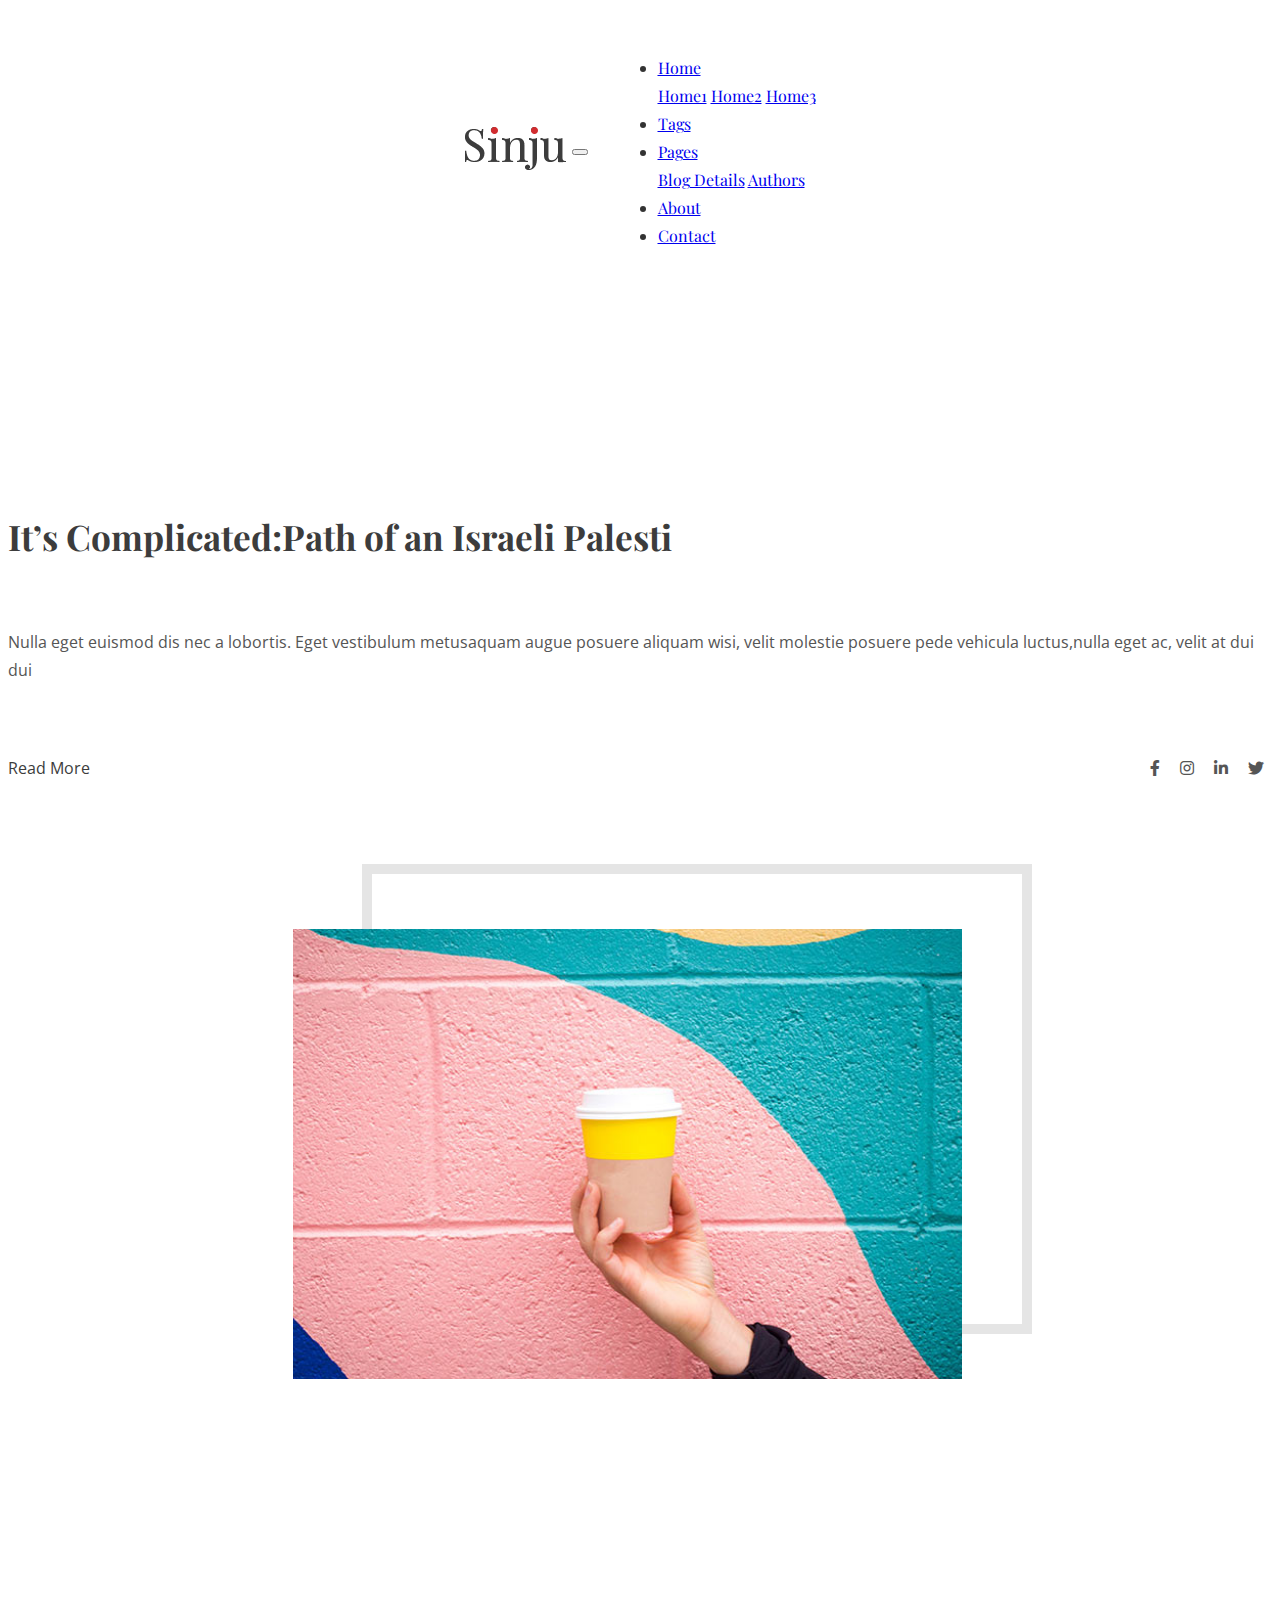
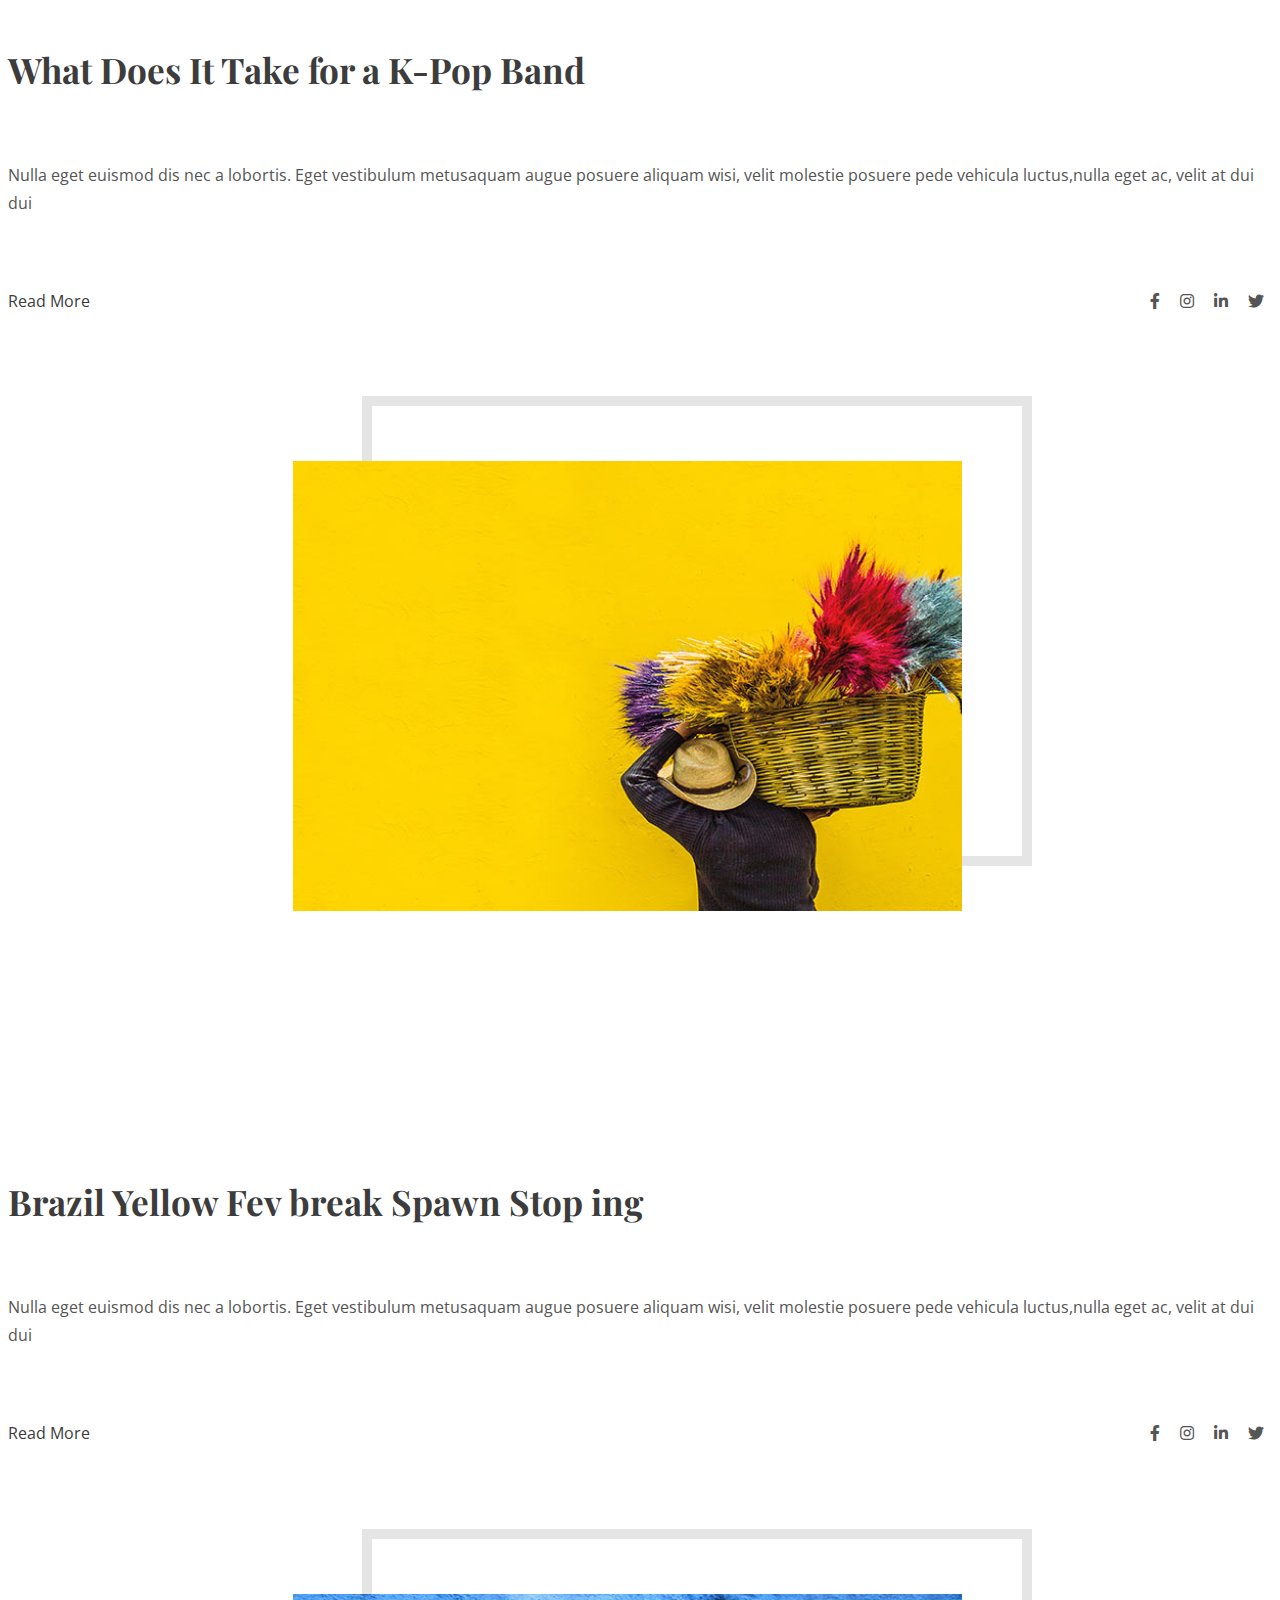
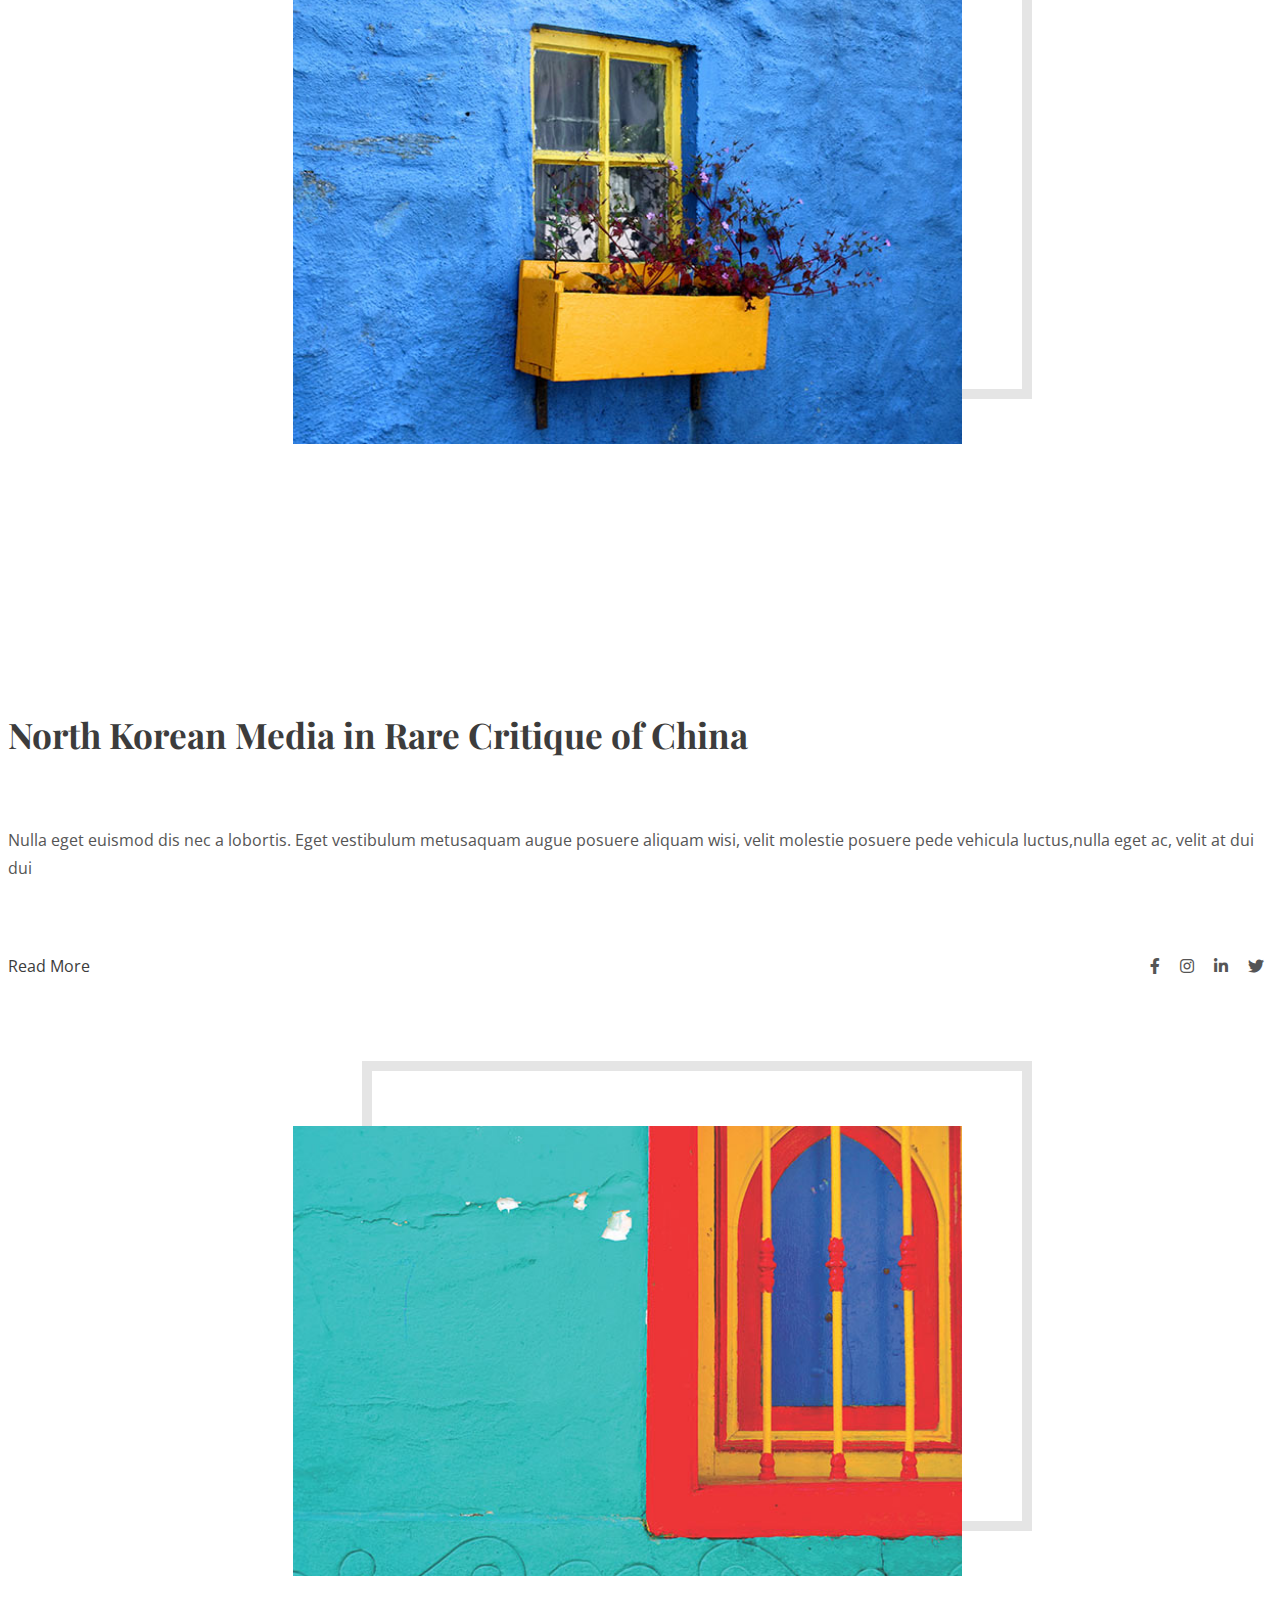
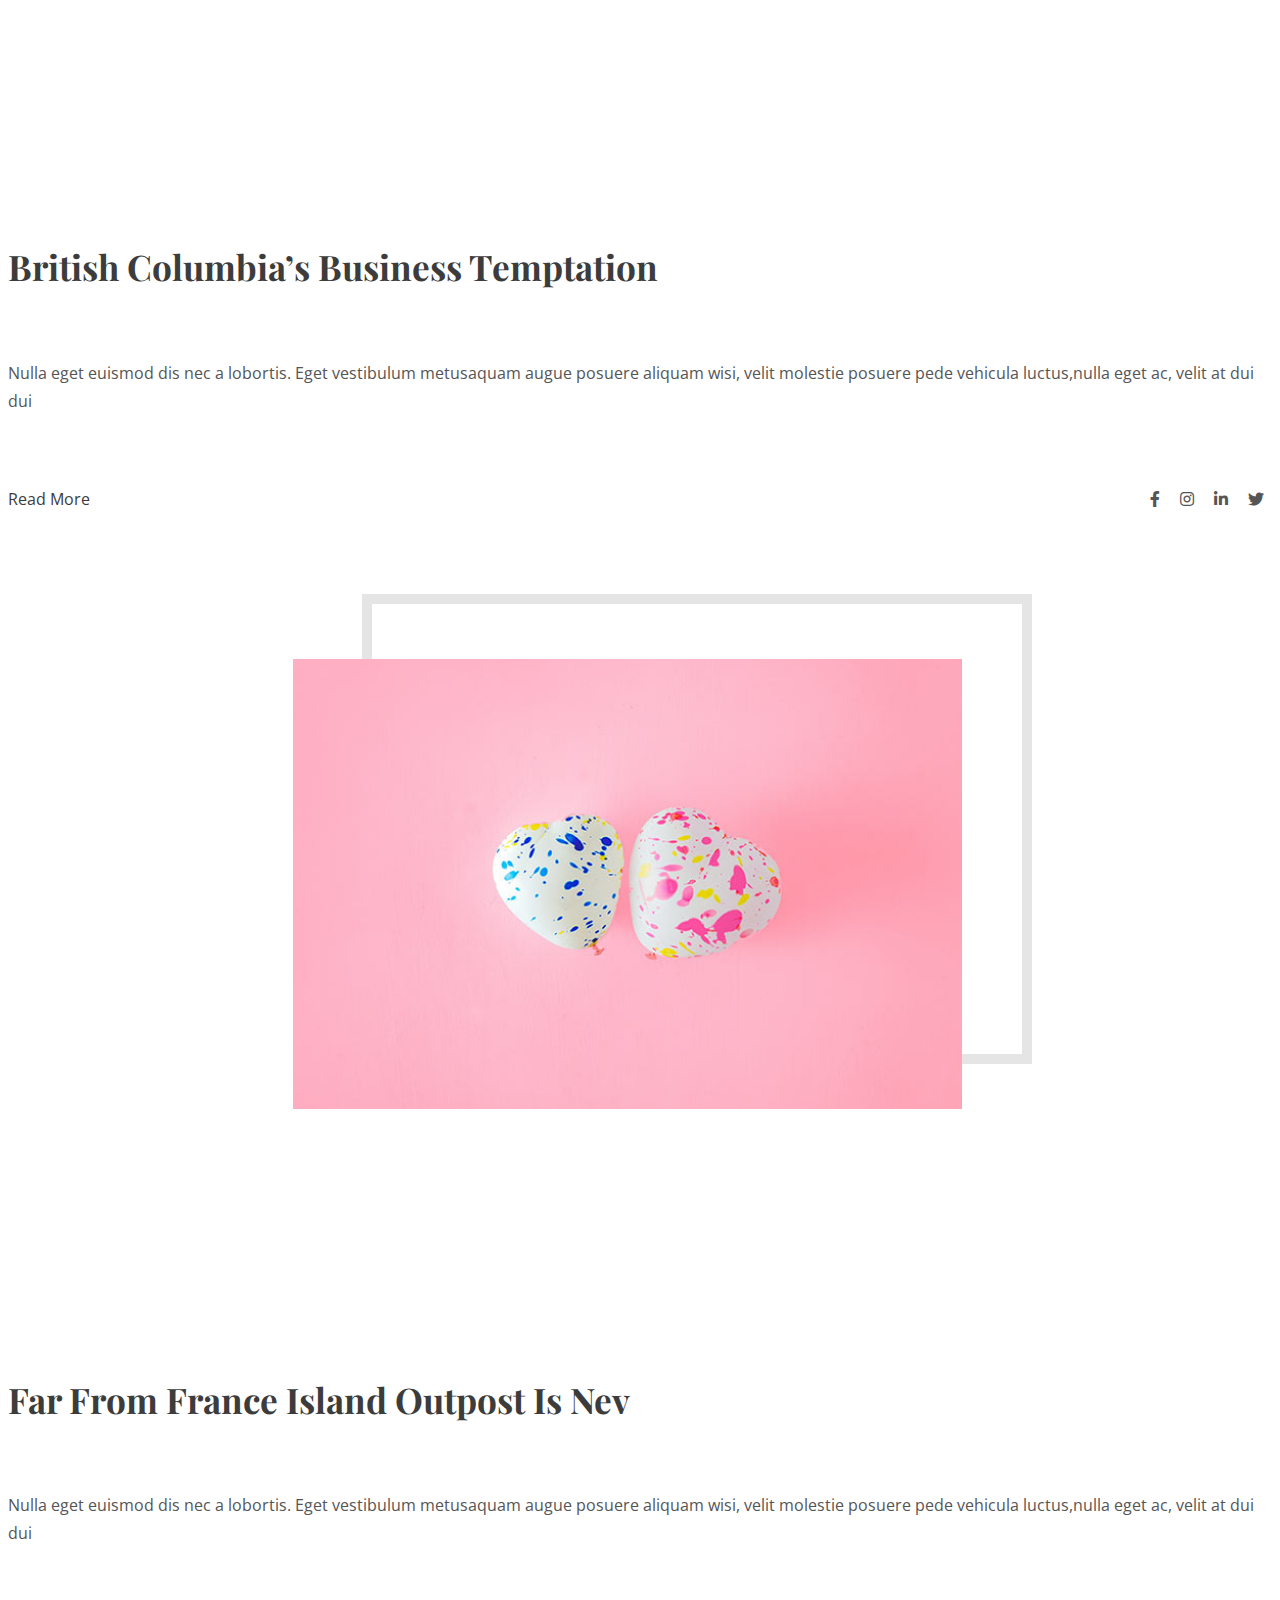
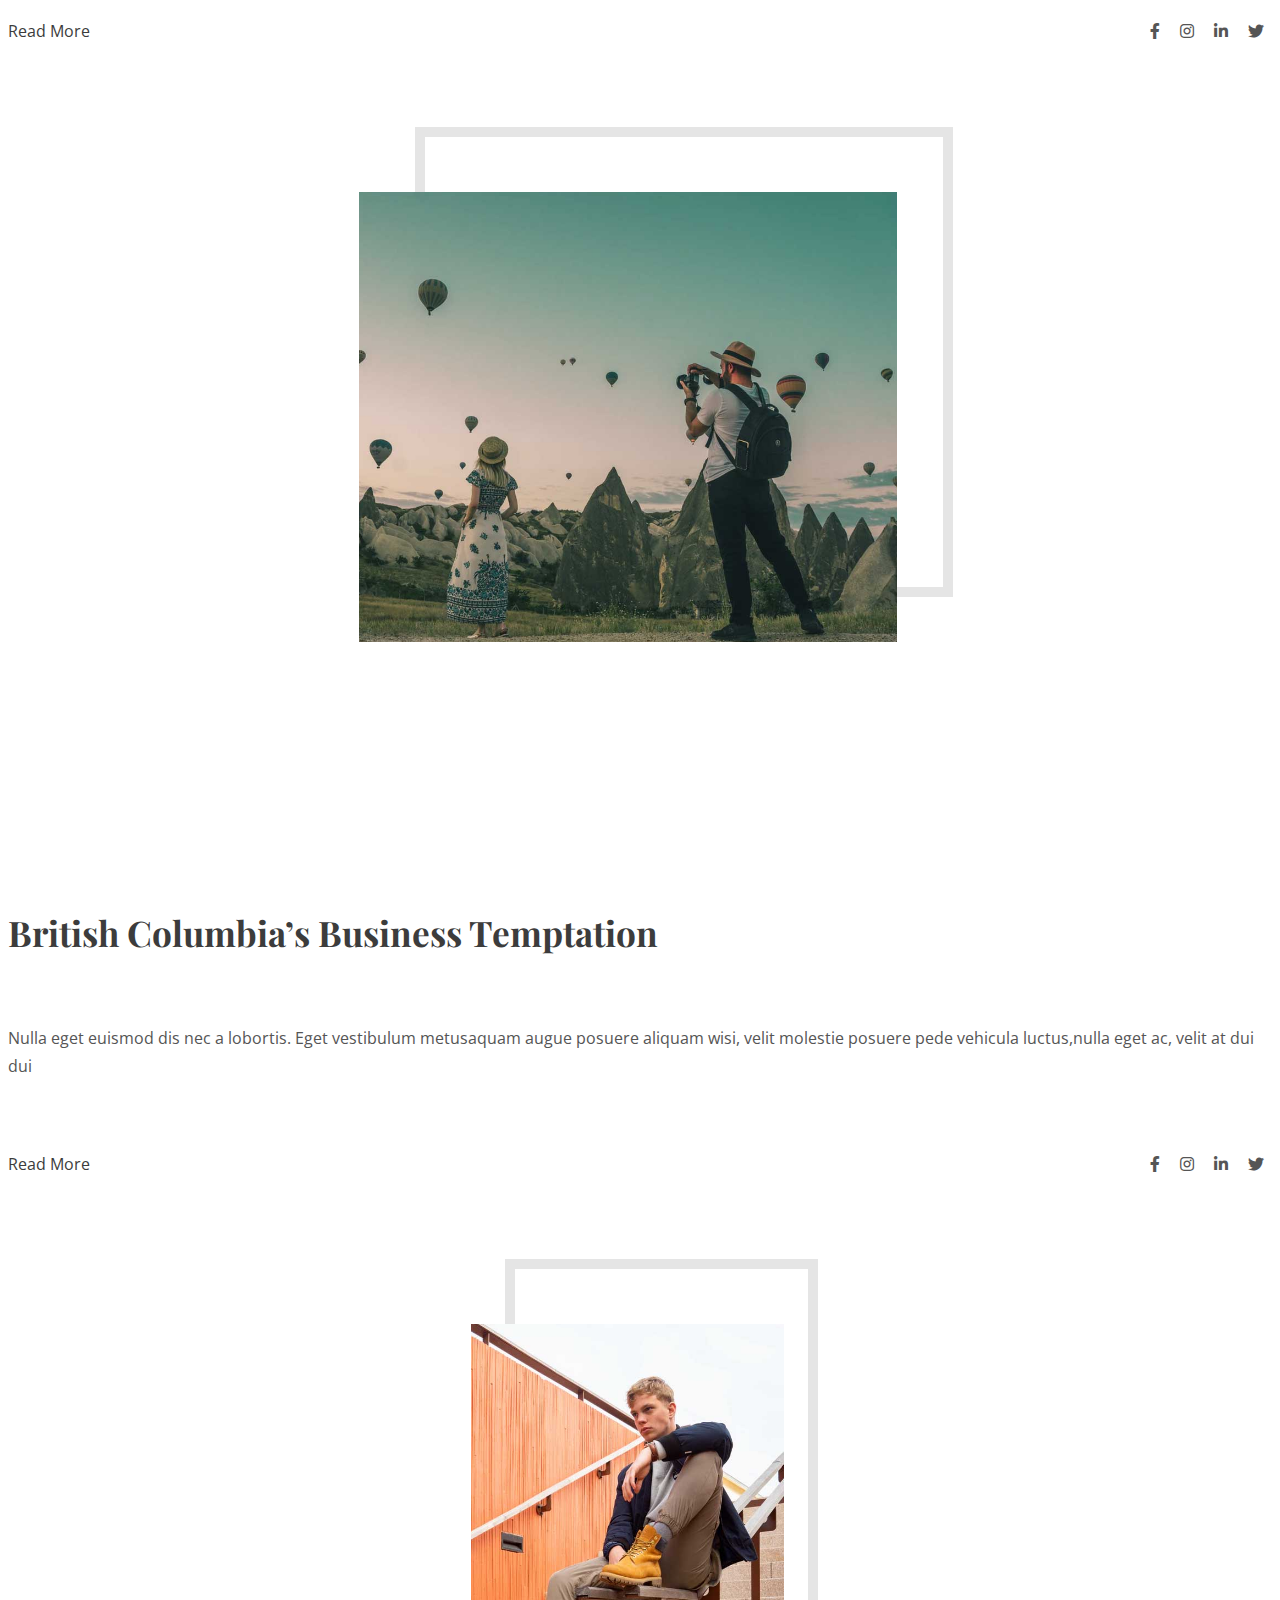
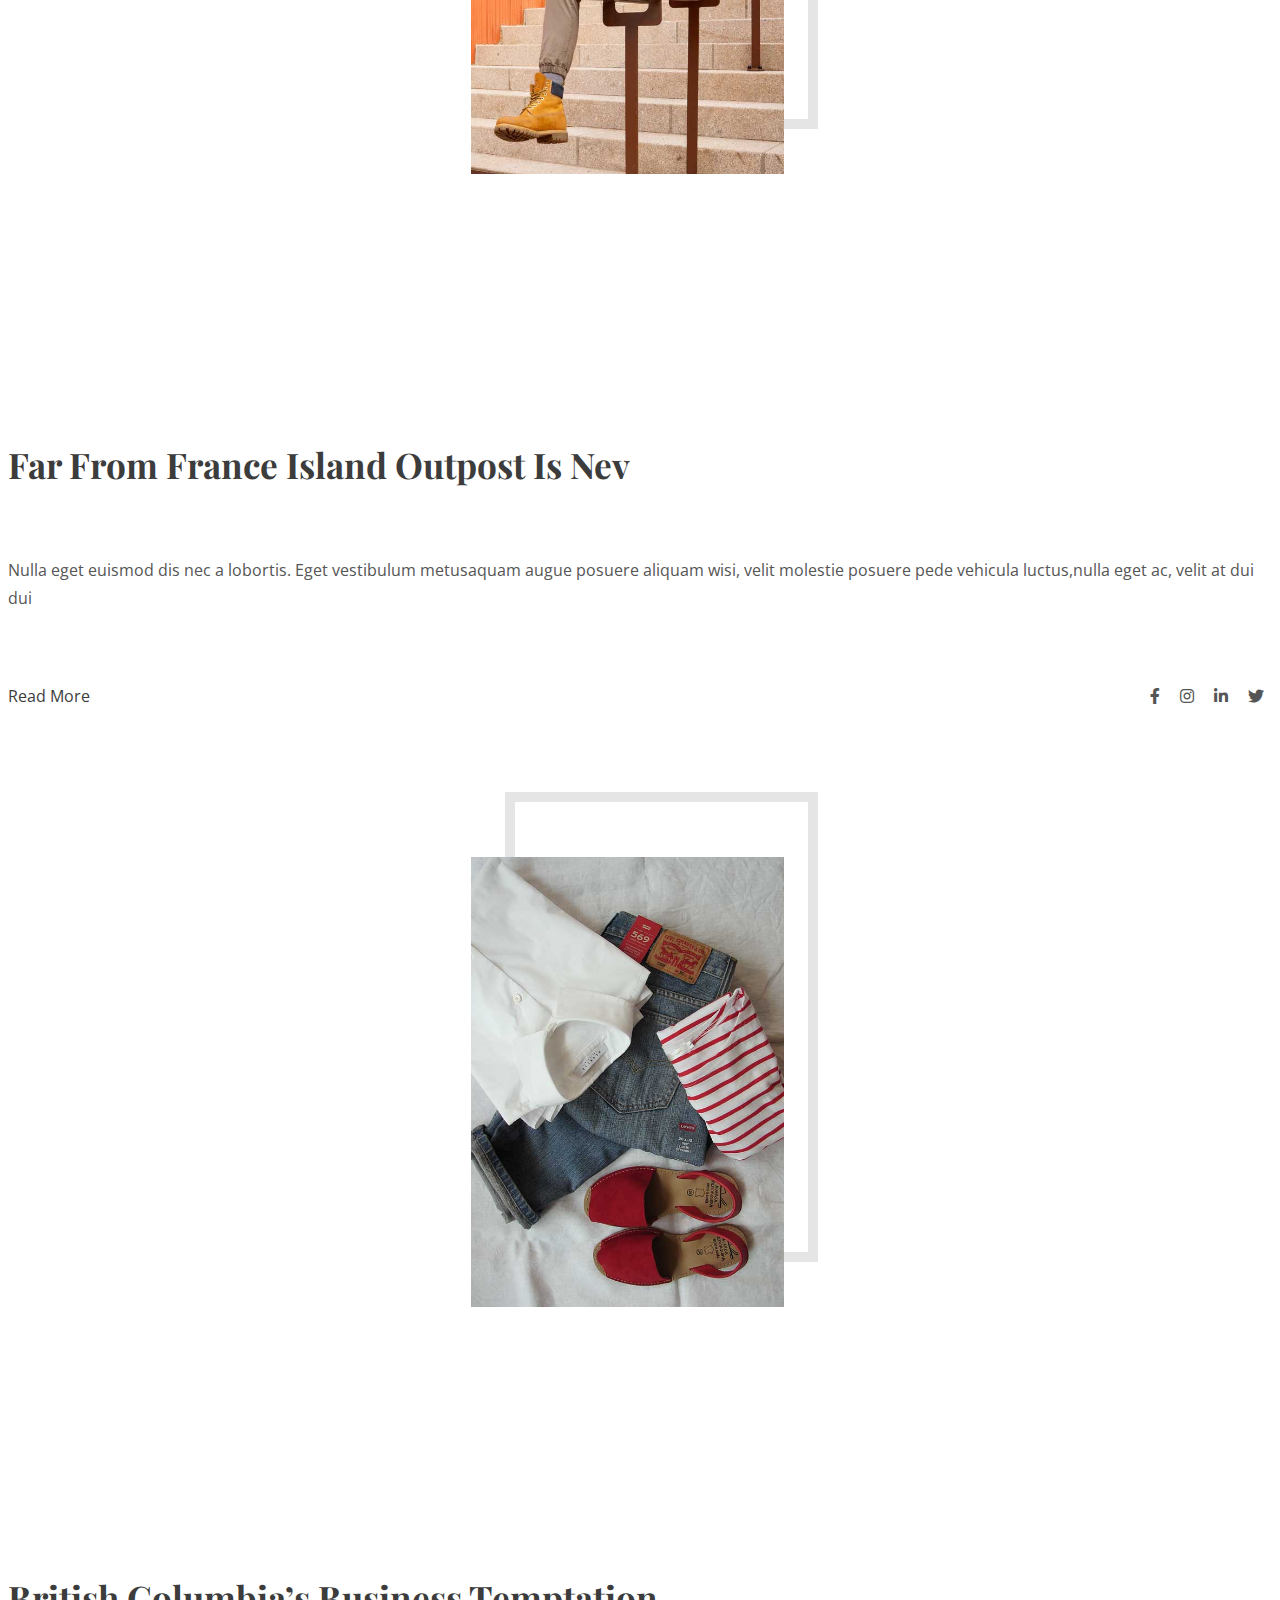
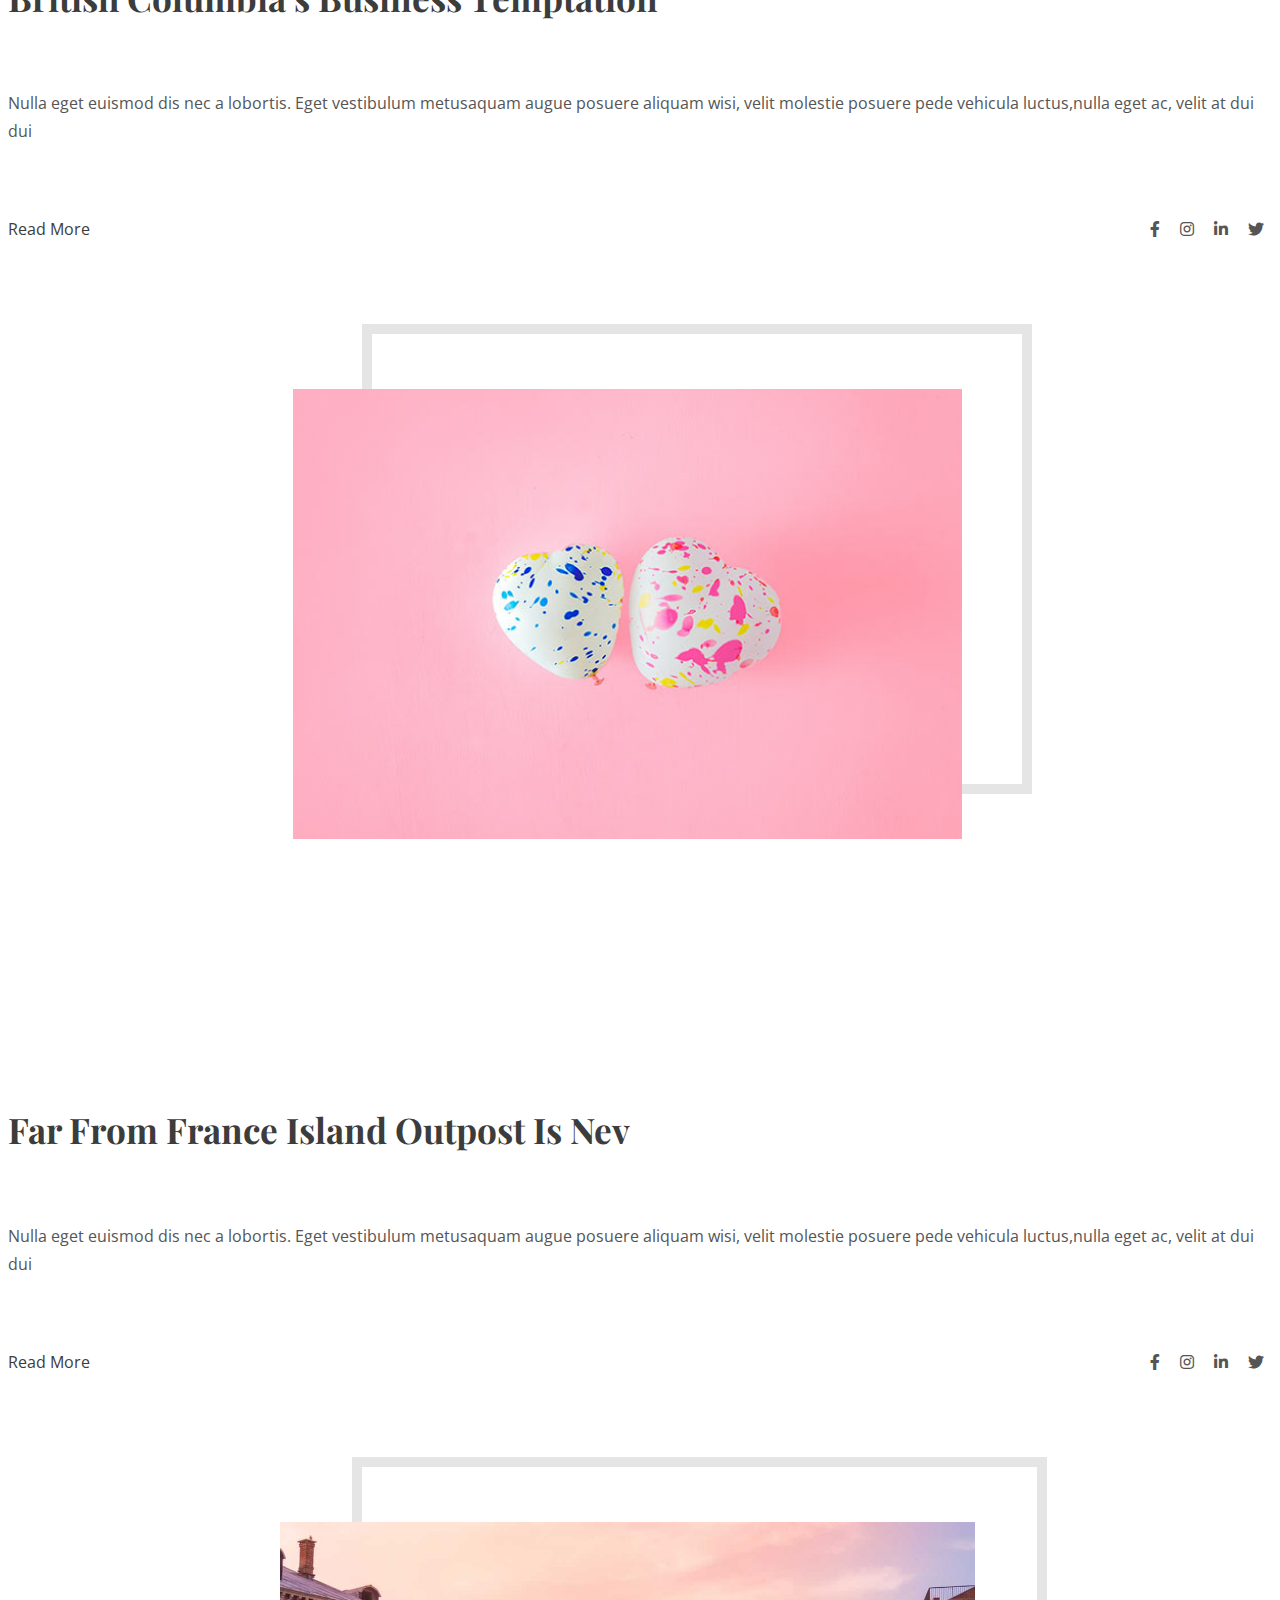
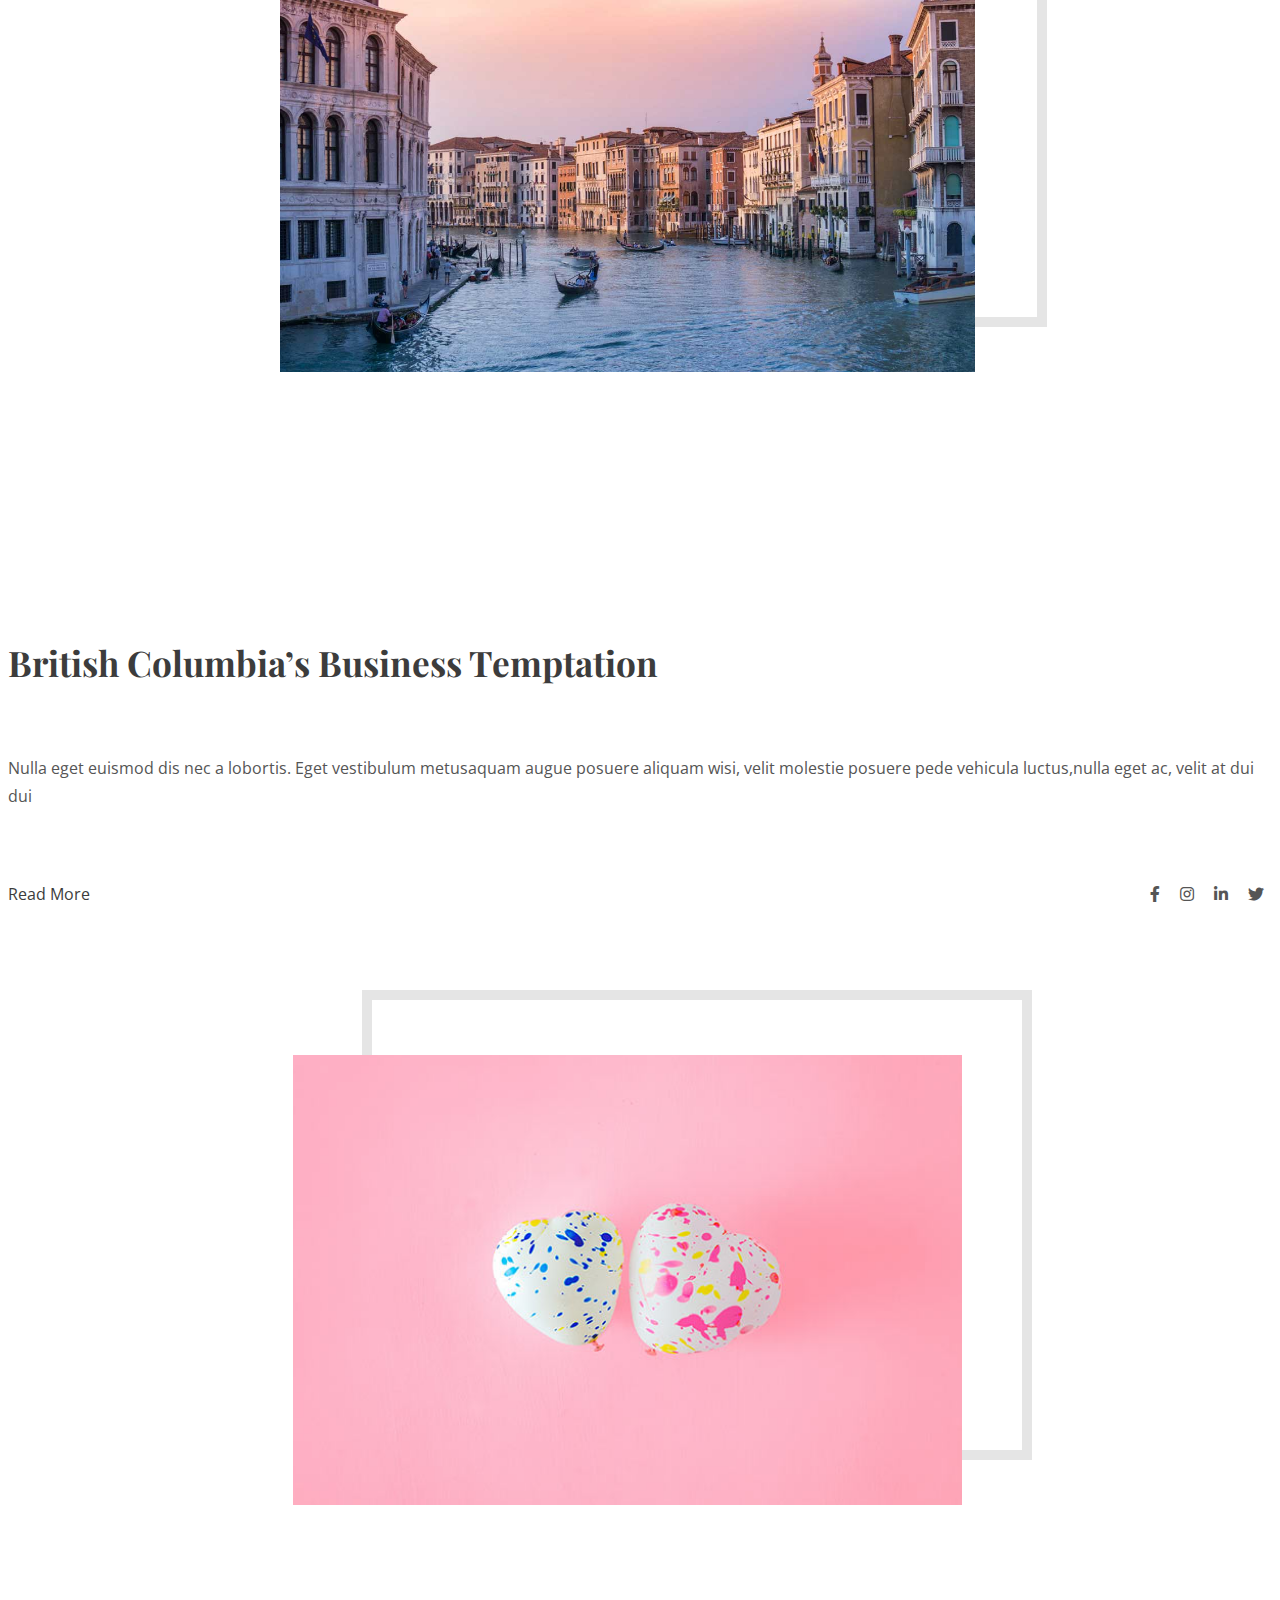
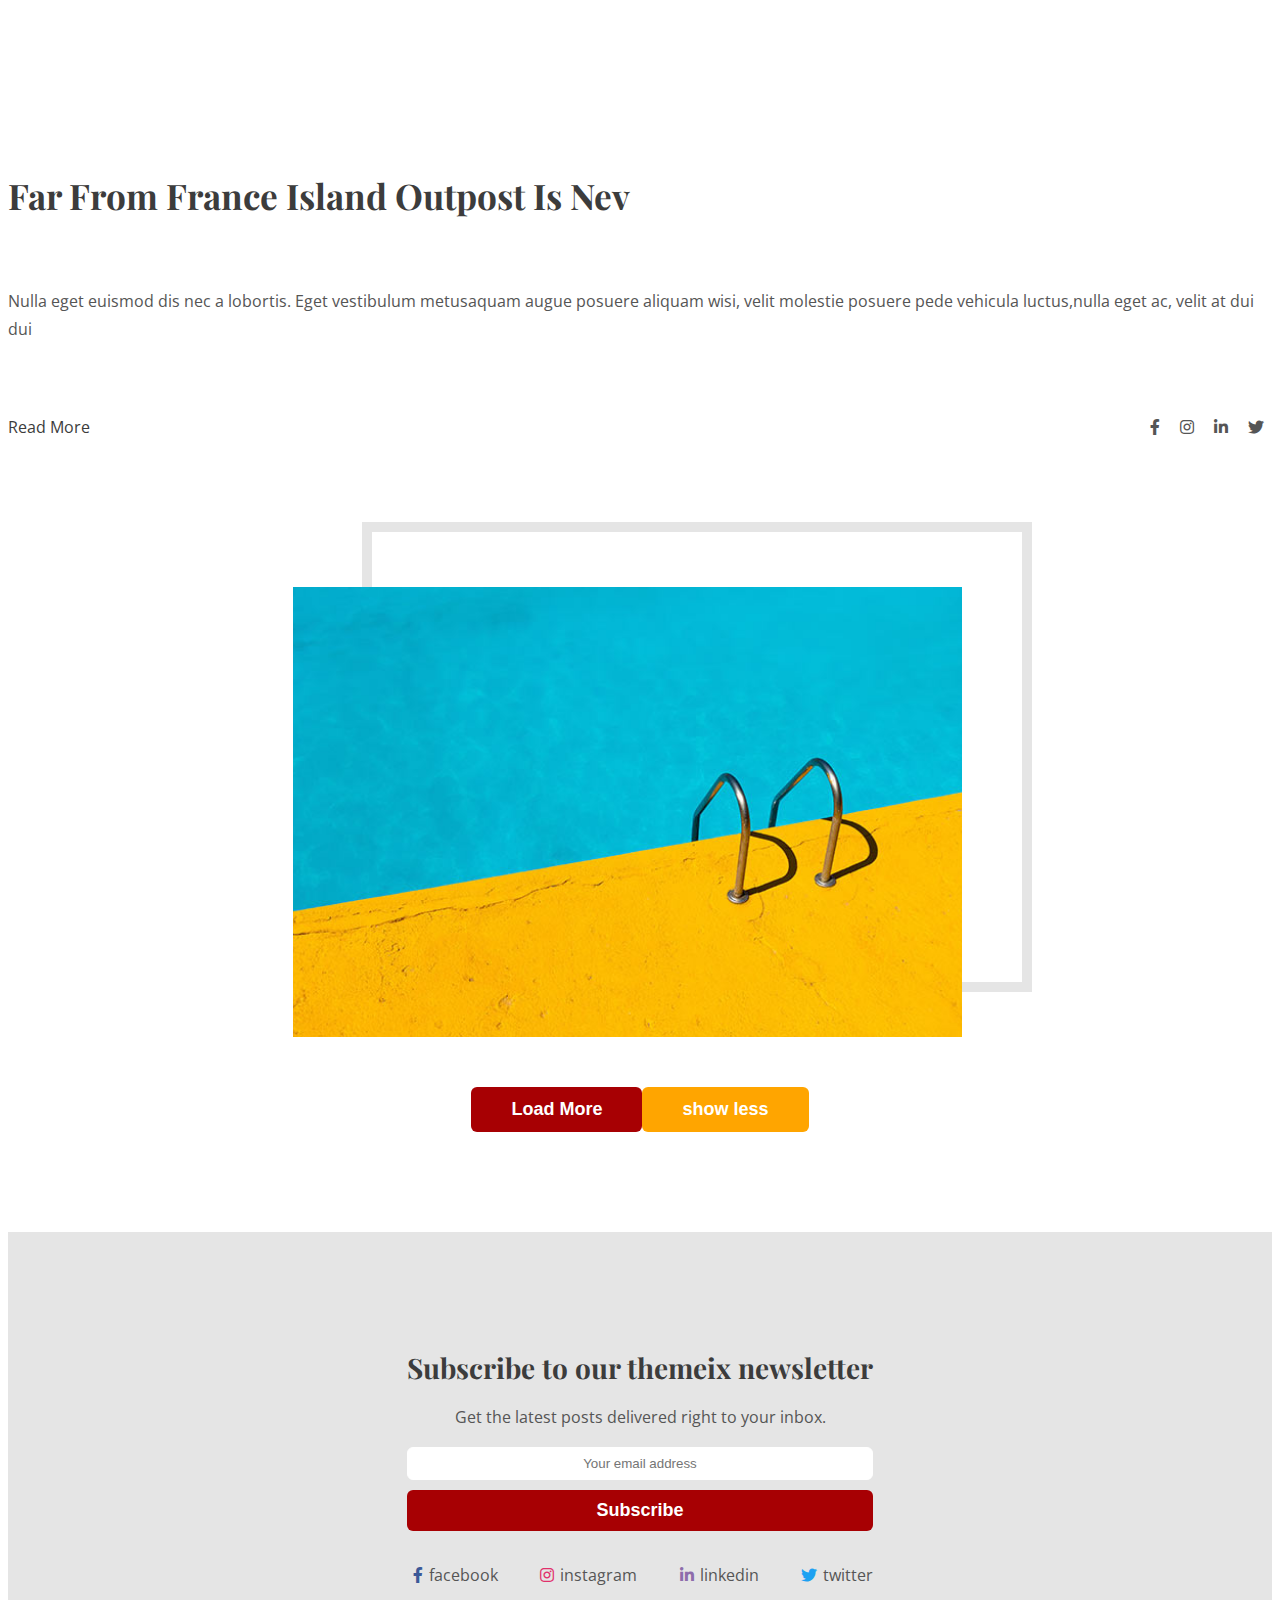
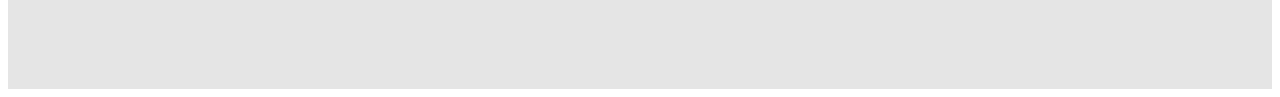
<file: blog/index.html>
<!DOCTYPE html>
<html lang="en">

<head>
    <meta charset="UTF-8">
    <meta name="viewport" content="width=device-width, initial-scale=1.0">
    <meta http-equiv="X-UA-Compatible" content="ie=edge">
    <script src="https://code.jquery.com/jquery-3.4.1.min.js"
        integrity="sha256-CSXorXvZcTkaix6Yvo6HppcZGetbYMGWSFlBw8HfCJo=" crossorigin="anonymous"></script>
    <script src="https://cdnjs.cloudflare.com/ajax/libs/popper.js/1.11.0/umd/popper.min.js"
        integrity="sha384-b/U6ypiBEHpOf/4+1nzFpr53nxSS+GLCkfwBdFNTxtclqqenISfwAzpKaMNFNmj4"
        crossorigin="anonymous"></script>

    <link rel="stylesheet" href="https://maxcdn.bootstrapcdn.com/bootstrap/4.0.0-beta/css/bootstrap.min.css"
        integrity="sha384-/Y6pD6FV/Vv2HJnA6t+vslU6fwYXjCFtcEpHbNJ0lyAFsXTsjBbfaDjzALeQsN6M" crossorigin="anonymous">
    <script src="https://maxcdn.bootstrapcdn.com/bootstrap/4.0.0-beta/js/bootstrap.min.js"
        integrity="sha384-h0AbiXch4ZDo7tp9hKZ4TsHbi047NrKGLO3SEJAg45jXxnGIfYzk4Si90RDIqNm1"
        crossorigin="anonymous"></script>
    <script src="assets/OwlCarousel2-2.3.4/dist/owl.carousel.min.js"></script>
    <script src="assets/js/main.js"></script>
    <link rel="stylesheet" href="assets/styles/main.css">
    <link rel="stylesheet" href="assets/icons/fontawesome-free-5.10.1-web/css/all.min.css">
    <link
        href="https://fonts.googleapis.com/css?family=Open+Sans:300,300i,400,400i,600,600i,700,700i,800|Playfair+Display:400,400i,700,700i,900,900i&display=swap&subset=latin-ext"
        rel="stylesheet">
    <link rel="stylesheet" href="assets/OwlCarousel2-2.3.4/dist/assets/owl.carousel.min.css">
    <link rel="stylesheet" href="assets/OwlCarousel2-2.3.4/dist/assets/owl.theme.default.min.css">
    <title>Document</title>

</head>

<body>
    <header>
        <nav class="navbar navbar-expand-md navbar-light bg-white">
            <div class="container">
                <a href="index.html" class="navbar-brand">
                    <img src="assets/images/logo.png" alt="">
                </a>
                <button class="navbar-toggler" type="button" data-toggle="collapse" data-target="#navbarResponsive">
                    <span class="navbar-toggler-icon"></span>
                </button>
                <div class="collapse navbar-collapse" id="navbarResponsive">
                    <ul class="navbar-nav ml-auto">
                        <li class="nav-item dropdown active">
                            <a class="nav-link dropdown-toggle" href="#" id="navbarDropdown" role="button"
                                data-toggle="dropdown" aria-haspopup="true" aria-expanded="false">
                                Home
                            </a>
                            <div class="dropdown-menu" aria-labelledby="navbarDropdown">
                                <a class="dropdown-item" href="./index.html">Home1</a>
                                <a class="dropdown-item" href="./pages/home2.html">Home2</a>
                                <a class="dropdown-item" href="./pages/home3.html">Home3</a>
                            </div>
                        </li>
                        <li class="nav-item">
                            <a href="./pages/tags.html" class="nav-link">
                                Tags
                            </a>
                        </li>
                        <li class="nav-item dropdown">
                            <a class="nav-link dropdown-toggle" href="#" id="navbarDropdown" role="button"
                                data-toggle="dropdown" aria-haspopup="true" aria-expanded="false">
                                Pages
                            </a>
                            <div class="dropdown-menu" aria-labelledby="navbarDropdown">
                                <a class="dropdown-item" href="./pages/blog-detail.html">Blog Details</a>
                                <a class="dropdown-item" href="./pages/authors.html">Authors</a>
                            </div>
                        </li>
                        <li class="nav-item">
                            <a href="./pages/about.html" class="nav-link">
                                About
                            </a>
                        </li>
                        <li class="nav-item">
                            <a href="./pages/contact.html" class="nav-link">
                                Contact
                            </a>
                        </li>
                    </ul>
                </div>
            </div>
        </nav>
    </header>
    <main>
        <section id="slide">
            <div class="container">
                <div class="owl-carousel">
                    <div class="container">
                        <div class="content-area col-lg-6 col-md-6 col-sm-12 col-12 ">
                            <div class="details">
                                <div class="head">
                                    <h1>
                                        <a href="./pages/blog-detail.html">
                                            It’s Complicated:Path of an Israeli Palesti
                                        </a>
                                    </h1>
                                </div>
                                <div class="desc">
                                    <p>Nulla eget euismod dis nec a lobortis. Eget vestibulum metusaquam augue posuere
                                        aliquam
                                        wisi, velit molestie posuere pede vehicula luctus,nulla eget ac, velit at dui
                                        dui</p>
                                </div>
                                <div class="tools">
                                    <div class="more">
                                        <a href="./pages/blog-detail.html">Read More
                                            <i class="fas fa-arrow-right"></i>
                                        </a>
                                    </div>
                                    <div class="icons">
                                        <a href="">
                                            <i class="fab fa-facebook-f"></i>
                                        </a>
                                        <a href="">
                                            <i class="fab fa-instagram"></i>
                                        </a>
                                        <a href="">
                                            <i class="fab fa-linkedin-in"></i>
                                        </a>
                                        <a href="">
                                            <i class="fab fa-twitter"></i>
                                        </a>
                                    </div>
                                </div>
                            </div>
                        </div>
                        <div class="img-area col-lg-6 col-md-6 col-sm-12 col-12">
                            <a href="./pages/blog-detail.html">
                                <div class="img">
                                    <img src="assets/images/post-15.jpg" alt="">
                                </div>
                            </a>
                        </div>
                    </div>
                    <div class="container">
                        <div class="content-area col-lg-6 col-md-6 col-sm-12 col-12 ">
                            <div class="details">
                                <div class="head">
                                    <h1>
                                        <a href="./pages/blog-detail.html">
                                            It’s Complicated:Path of an Israeli Palesti
                                        </a>
                                    </h1>
                                </div>
                                <div class="desc">
                                    <p>Nulla eget euismod dis nec a lobortis. Eget vestibulum metusaquam augue posuere
                                        aliquam
                                        wisi, velit molestie posuere pede vehicula luctus,nulla eget ac, velit at dui
                                        dui</p>
                                </div>
                                <div class="tools">
                                    <div class="more">
                                        <a href="./pages/blog-detail.html">Read More
                                            <i class="fas fa-arrow-right"></i>
                                        </a>
                                    </div>
                                    <div class="icons">
                                        <a href="">
                                            <i class="fab fa-facebook-f"></i>
                                        </a>
                                        <a href="">
                                            <i class="fab fa-instagram"></i>
                                        </a>
                                        <a href="">
                                            <i class="fab fa-linkedin-in"></i>
                                        </a>
                                        <a href="">
                                            <i class="fab fa-twitter"></i>
                                        </a>
                                    </div>
                                </div>
                            </div>
                        </div>
                        <div class="img-area col-lg-6 col-md-6 col-sm-12 col-12">
                            <a href="./pages/blog-detail.html">
                                <div class="img">
                                    <img src="assets/images/post-16.jpg" alt="">
                                </div>
                            </a>
                        </div>
                    </div>
                    <div class="container">
                        <div class="content-area col-lg-6 col-md-6 col-sm-12 col-12 ">
                            <div class="details">
                                <div class="head">
                                    <h1>
                                        <a href="./pages/blog-detail.html">
                                            It’s Complicated:Path of an Israeli Palesti
                                        </a>
                                    </h1>
                                </div>
                                <div class="desc">
                                    <p>Nulla eget euismod dis nec a lobortis. Eget vestibulum metusaquam augue posuere
                                        aliquam
                                        wisi, velit molestie posuere pede vehicula luctus,nulla eget ac, velit at dui
                                        dui</p>
                                </div>
                                <div class="tools">
                                    <div class="more">
                                        <a href="./pages/blog-detail.html">Read More
                                            <i class="fas fa-arrow-right"></i>
                                        </a>
                                    </div>
                                    <div class="icons">
                                        <a href="">
                                            <i class="fab fa-facebook-f"></i>
                                        </a>
                                        <a href="">
                                            <i class="fab fa-instagram"></i>
                                        </a>
                                        <a href="">
                                            <i class="fab fa-linkedin-in"></i>
                                        </a>
                                        <a href="">
                                            <i class="fab fa-twitter"></i>
                                        </a>
                                    </div>
                                </div>
                            </div>
                        </div>
                        <div class="img-area col-lg-6 col-md-6 col-sm-12 col-12">
                            <a href="./pages/blog-detail.html">
                                <div class="img">
                                    <img src="assets/images/post-17.jpg" alt="">
                                </div>
                            </a>
                        </div>
                    </div>
                </div>
            </div>
        </section>
        <section id="blog" class="section-padding">
            <div class="container">
                <div class="content-area col-lg-6 col-md-6 col-sm-12 col-12 ">
                    <div class="details">
                        <div class="head">
                            <h1>
                                <a href="./pages/blog-detail.html">
                                    It’s Complicated:Path of an Israeli Palesti
                                </a>
                            </h1>
                        </div>
                        <div class="desc">
                            <p>Nulla eget euismod dis nec a lobortis. Eget vestibulum metusaquam augue posuere aliquam
                                wisi, velit molestie posuere pede vehicula luctus,nulla eget ac, velit at dui dui</p>
                        </div>
                        <div class="tools">
                            <div class="more">
                                <a href="./pages/blog-detail.html">Read More
                                    <i class="fas fa-arrow-right"></i>
                                </a>
                            </div>
                            <div class="icons">
                                <a href="">
                                    <i class="fab fa-facebook-f"></i>
                                </a>
                                <a href="">
                                    <i class="fab fa-instagram"></i>
                                </a>
                                <a href="">
                                    <i class="fab fa-linkedin-in"></i>
                                </a>
                                <a href="">
                                    <i class="fab fa-twitter"></i>
                                </a>
                            </div>
                        </div>
                    </div>
                </div>
                <div class="img-area col-lg-6 col-md-6 col-sm-12 col-12">
                    <a href="./pages/blog-detail.html">
                        <div class="img">
                            <img src="assets/images/post-18.jpg" alt="">
                        </div>
                    </a>
                </div>
            </div>
        </section>
        <section id="blog" class="section-padding">
            <div class="container">
                <div class="content-area col-lg-6 col-md-6 col-sm-12 col-12 ">
                    <div class="details">
                        <div class="head">
                            <h1>
                                <a href="./pages/blog-detail.html">
                                    What Does It Take for a K-Pop Band
                                </a>
                            </h1>
                        </div>
                        <div class="desc">
                            <p>Nulla eget euismod dis nec a lobortis. Eget vestibulum metusaquam augue posuere aliquam
                                wisi, velit molestie posuere pede vehicula luctus,nulla eget ac, velit at dui dui</p>
                        </div>
                        <div class="tools">
                            <div class="more">
                                <a href="./pages/blog-detail.html">Read More
                                    <i class="fas fa-arrow-right"></i>
                                </a>
                            </div>
                            <div class="icons">
                                <a href="">
                                    <i class="fab fa-facebook-f"></i>
                                </a>
                                <a href="">
                                    <i class="fab fa-instagram"></i>
                                </a>
                                <a href="">
                                    <i class="fab fa-linkedin-in"></i>
                                </a>
                                <a href="">
                                    <i class="fab fa-twitter"></i>
                                </a>
                            </div>
                        </div>
                    </div>
                </div>
                <div class="img-area col-lg-6 col-md-6 col-sm-12 col-12">
                    <a href="./pages/blog-detail.html">
                        <div class="img">
                            <img src="assets/images/post-19.jpg" alt="">
                        </div>
                    </a>
                </div>
            </div>
        </section>
        <section id="blog" class="section-padding">
            <div class="container">
                <div class="content-area col-lg-6 col-md-6 col-sm-12 col-12 ">
                    <div class="details">
                        <div class="head">
                            <h1>
                                <a href="./pages/blog-detail.html">
                                    Brazil Yellow Fev break Spawn Stop ing
                                </a>
                            </h1>
                        </div>
                        <div class="desc">
                            <p>Nulla eget euismod dis nec a lobortis. Eget vestibulum metusaquam augue posuere aliquam
                                wisi, velit molestie posuere pede vehicula luctus,nulla eget ac, velit at dui dui</p>
                        </div>
                        <div class="tools">
                            <div class="more">
                                <a href="./pages/blog-detail.html">Read More
                                    <i class="fas fa-arrow-right"></i>
                                </a>
                            </div>
                            <div class="icons">
                                <a href="">
                                    <i class="fab fa-facebook-f"></i>
                                </a>
                                <a href="">
                                    <i class="fab fa-instagram"></i>
                                </a>
                                <a href="">
                                    <i class="fab fa-linkedin-in"></i>
                                </a>
                                <a href="">
                                    <i class="fab fa-twitter"></i>
                                </a>
                            </div>
                        </div>
                    </div>
                </div>
                <div class="img-area col-lg-6 col-md-6 col-sm-12 col-12">
                    <a href="./pages/blog-detail.html">
                        <div class="img">
                            <img src="assets/images/post-20.jpg" alt="">
                        </div>
                    </a>
                </div>
            </div>
        </section>
        <section id="blog" class="section-padding">
            <div class="container">
                <div class="content-area col-lg-6 col-md-6 col-sm-12 col-12 ">
                    <div class="details">
                        <div class="head">
                            <h1>
                                <a href="./pages/blog-detail.html">
                                    North Korean Media in Rare Critique of China
                                </a>
                            </h1>
                        </div>
                        <div class="desc">
                            <p>Nulla eget euismod dis nec a lobortis. Eget vestibulum metusaquam augue posuere aliquam
                                wisi, velit molestie posuere pede vehicula luctus,nulla eget ac, velit at dui dui</p>
                        </div>
                        <div class="tools">
                            <div class="more">
                                <a href="./pages/blog-detail.html">Read More
                                    <i class="fas fa-arrow-right"></i>
                                </a>
                            </div>
                            <div class="icons">
                                <a href="">
                                    <i class="fab fa-facebook-f"></i>
                                </a>
                                <a href="">
                                    <i class="fab fa-instagram"></i>
                                </a>
                                <a href="">
                                    <i class="fab fa-linkedin-in"></i>
                                </a>
                                <a href="">
                                    <i class="fab fa-twitter"></i>
                                </a>
                            </div>
                        </div>
                    </div>
                </div>
                <div class="img-area col-lg-6 col-md-6 col-sm-12 col-12">
                    <a href="./pages/blog-detail.html">
                        <div class="img">
                            <img src="assets/images/post-21.jpg" alt="">
                        </div>
                    </a>
                </div>
            </div>
        </section>
        <section id="blog" class="section-padding">
            <div class="container">
                <div class="content-area col-lg-6 col-md-6 col-sm-12 col-12 ">
                    <div class="details">
                        <div class="head">
                            <h1>
                                <a href="./pages/blog-detail.html">
                                    British Columbia’s Business Temptation
                                </a>
                            </h1>
                        </div>
                        <div class="desc">
                            <p>Nulla eget euismod dis nec a lobortis. Eget vestibulum metusaquam augue posuere aliquam
                                wisi, velit molestie posuere pede vehicula luctus,nulla eget ac, velit at dui dui</p>
                        </div>
                        <div class="tools">
                            <div class="more">
                                <a href="./pages/blog-detail.html">Read More
                                    <i class="fas fa-arrow-right"></i>
                                </a>
                            </div>
                            <div class="icons">
                                <a href="">
                                    <i class="fab fa-facebook-f"></i>
                                </a>
                                <a href="">
                                    <i class="fab fa-instagram"></i>
                                </a>
                                <a href="">
                                    <i class="fab fa-linkedin-in"></i>
                                </a>
                                <a href="">
                                    <i class="fab fa-twitter"></i>
                                </a>
                            </div>
                        </div>
                    </div>
                </div>
                <div class="img-area col-lg-6 col-md-6 col-sm-12 col-12">
                    <a href="./pages/blog-detail.html">
                        <div class="img">
                            <img src="assets/images/post-22.jpg" alt="">
                        </div>
                    </a>
                </div>
            </div>
        </section>
        <section id="blog" class="section-padding">
            <div class="container">
                <div class="content-area col-lg-6 col-md-6 col-sm-12 col-12 ">
                    <div class="details">
                        <div class="head">
                            <h1>
                                <a href="./pages/blog-detail.html">
                                    Far From France Island Outpost Is Nev
                                </a>
                            </h1>
                        </div>
                        <div class="desc">
                            <p>Nulla eget euismod dis nec a lobortis. Eget vestibulum metusaquam augue posuere aliquam
                                wisi, velit molestie posuere pede vehicula luctus,nulla eget ac, velit at dui dui</p>
                        </div>
                        <div class="tools">
                            <div class="more">
                                <a href="./pages/blog-detail.html">Read More
                                    <i class="fas fa-arrow-right"></i>
                                </a>
                            </div>
                            <div class="icons">
                                <a href="">
                                    <i class="fab fa-facebook-f"></i>
                                </a>
                                <a href="">
                                    <i class="fab fa-instagram"></i>
                                </a>
                                <a href="">
                                    <i class="fab fa-linkedin-in"></i>
                                </a>
                                <a href="">
                                    <i class="fab fa-twitter"></i>
                                </a>
                            </div>
                        </div>
                    </div>
                </div>
                <div class="img-area col-lg-6 col-md-6 col-sm-12 col-12">
                    <a href="./pages/blog-detail.html">
                        <div class="img">
                            <img src="assets/images/post-10.jpg" alt="">
                        </div>
                    </a>
                </div>
            </div>
        </section>
        <section id="blog" class="section-padding">
            <div class="container">
                <div class="content-area col-lg-6 col-md-6 col-sm-12 col-12 ">
                    <div class="details">
                        <div class="head">
                            <h1>
                                <a href="./pages/blog-detail.html">
                                    British Columbia’s Business Temptation
                                </a>
                            </h1>
                        </div>
                        <div class="desc">
                            <p>Nulla eget euismod dis nec a lobortis. Eget vestibulum metusaquam augue posuere aliquam
                                wisi, velit molestie posuere pede vehicula luctus,nulla eget ac, velit at dui dui</p>
                        </div>
                        <div class="tools">
                            <div class="more">
                                <a href="./pages/blog-detail.html">Read More
                                    <i class="fas fa-arrow-right"></i>
                                </a>
                            </div>
                            <div class="icons">
                                <a href="">
                                    <i class="fab fa-facebook-f"></i>
                                </a>
                                <a href="">
                                    <i class="fab fa-instagram"></i>
                                </a>
                                <a href="">
                                    <i class="fab fa-linkedin-in"></i>
                                </a>
                                <a href="">
                                    <i class="fab fa-twitter"></i>
                                </a>
                            </div>
                        </div>
                    </div>
                </div>
                <div class="img-area col-lg-6 col-md-6 col-sm-12 col-12">
                    <a href="./pages/blog-detail.html">
                        <div class="img">
                            <img src="assets/images/post-08.jpg" alt="">
                        </div>
                    </a>
                </div>
            </div>
        </section>
        <section id="blog" class="section-padding">
            <div class="container">
                <div class="content-area col-lg-6 col-md-6 col-sm-12 col-12 ">
                    <div class="details">
                        <div class="head">
                            <h1>
                                <a href="./pages/blog-detail.html">
                                    Far From France Island Outpost Is Nev
                                </a>
                            </h1>
                        </div>
                        <div class="desc">
                            <p>Nulla eget euismod dis nec a lobortis. Eget vestibulum metusaquam augue posuere aliquam
                                wisi, velit molestie posuere pede vehicula luctus,nulla eget ac, velit at dui dui</p>
                        </div>
                        <div class="tools">
                            <div class="more">
                                <a href="./pages/blog-detail.html">Read More
                                    <i class="fas fa-arrow-right"></i>
                                </a>
                            </div>
                            <div class="icons">
                                <a href="">
                                    <i class="fab fa-facebook-f"></i>
                                </a>
                                <a href="">
                                    <i class="fab fa-instagram"></i>
                                </a>
                                <a href="">
                                    <i class="fab fa-linkedin-in"></i>
                                </a>
                                <a href="">
                                    <i class="fab fa-twitter"></i>
                                </a>
                            </div>
                        </div>
                    </div>
                </div>
                <div class="img-area col-lg-6 col-md-6 col-sm-12 col-12">
                    <a href="./pages/blog-detail.html">
                        <div class="img">
                            <img src="assets/images/post-09.jpg" alt="">
                        </div>
                    </a>
                </div>
            </div>
        </section>
        <section id="blog" class="section-padding">
            <div class="container">
                <div class="content-area col-lg-6 col-md-6 col-sm-12 col-12 ">
                    <div class="details">
                        <div class="head">
                            <h1>
                                <a href="./pages/blog-detail.html">
                                    British Columbia’s Business Temptation
                                </a>
                            </h1>
                        </div>
                        <div class="desc">
                            <p>Nulla eget euismod dis nec a lobortis. Eget vestibulum metusaquam augue posuere aliquam
                                wisi, velit molestie posuere pede vehicula luctus,nulla eget ac, velit at dui dui</p>
                        </div>
                        <div class="tools">
                            <div class="more">
                                <a href="./pages/blog-detail.html">Read More
                                    <i class="fas fa-arrow-right"></i>
                                </a>
                            </div>
                            <div class="icons">
                                <a href="">
                                    <i class="fab fa-facebook-f"></i>
                                </a>
                                <a href="">
                                    <i class="fab fa-instagram"></i>
                                </a>
                                <a href="">
                                    <i class="fab fa-linkedin-in"></i>
                                </a>
                                <a href="">
                                    <i class="fab fa-twitter"></i>
                                </a>
                            </div>
                        </div>
                    </div>
                </div>
                <div class="img-area col-lg-6 col-md-6 col-sm-12 col-12">
                    <a href="./pages/blog-detail.html">
                        <div class="img">
                            <img src="assets/images/post-22.jpg" alt="">
                        </div>
                    </a>
                </div>
            </div>
        </section>
        <section id="blog" class="section-padding">
            <div class="container">
                <div class="content-area col-lg-6 col-md-6 col-sm-12 col-12 ">
                    <div class="details">
                        <div class="head">
                            <h1>
                                <a href="./pages/blog-detail.html">
                                    Far From France Island Outpost Is Nev
                                </a>
                            </h1>
                        </div>
                        <div class="desc">
                            <p>Nulla eget euismod dis nec a lobortis. Eget vestibulum metusaquam augue posuere aliquam
                                wisi, velit molestie posuere pede vehicula luctus,nulla eget ac, velit at dui dui</p>
                        </div>
                        <div class="tools">
                            <div class="more">
                                <a href="./pages/blog-detail.html">Read More
                                    <i class="fas fa-arrow-right"></i>
                                </a>
                            </div>
                            <div class="icons">
                                <a href="">
                                    <i class="fab fa-facebook-f"></i>
                                </a>
                                <a href="">
                                    <i class="fab fa-instagram"></i>
                                </a>
                                <a href="">
                                    <i class="fab fa-linkedin-in"></i>
                                </a>
                                <a href="">
                                    <i class="fab fa-twitter"></i>
                                </a>
                            </div>
                        </div>
                    </div>
                </div>
                <div class="img-area col-lg-6 col-md-6 col-sm-12 col-12">
                    <a href="./pages/blog-detail.html">
                        <div class="img">
                            <img src="assets/images/post-12.jpg" alt="">
                        </div>
                    </a>
                </div>
            </div>
        </section>
        <section id="blog" class="section-padding">
            <div class="container">
                <div class="content-area col-lg-6 col-md-6 col-sm-12 col-12 ">
                    <div class="details">
                        <div class="head">
                            <h1>
                                <a href="./pages/blog-detail.html">
                                    British Columbia’s Business Temptation
                                </a>
                            </h1>
                        </div>
                        <div class="desc">
                            <p>Nulla eget euismod dis nec a lobortis. Eget vestibulum metusaquam augue posuere aliquam
                                wisi, velit molestie posuere pede vehicula luctus,nulla eget ac, velit at dui dui</p>
                        </div>
                        <div class="tools">
                            <div class="more">
                                <a href="./pages/blog-detail.html">Read More
                                    <i class="fas fa-arrow-right"></i>
                                </a>
                            </div>
                            <div class="icons">
                                <a href="">
                                    <i class="fab fa-facebook-f"></i>
                                </a>
                                <a href="">
                                    <i class="fab fa-instagram"></i>
                                </a>
                                <a href="">
                                    <i class="fab fa-linkedin-in"></i>
                                </a>
                                <a href="">
                                    <i class="fab fa-twitter"></i>
                                </a>
                            </div>
                        </div>
                    </div>
                </div>
                <div class="img-area col-lg-6 col-md-6 col-sm-12 col-12">
                    <a href="./pages/blog-detail.html">
                        <div class="img">
                            <img src="assets/images/post-22.jpg" alt="">
                        </div>
                    </a>
                </div>
            </div>
        </section>
        <section id="blog" class="section-padding">
            <div class="container">
                <div class="content-area col-lg-6 col-md-6 col-sm-12 col-12 ">
                    <div class="details">
                        <div class="head">
                            <h1>
                                <a href="./pages/blog-detail.html">
                                    Far From France Island Outpost Is Nev
                                </a>
                            </h1>
                        </div>
                        <div class="desc">
                            <p>Nulla eget euismod dis nec a lobortis. Eget vestibulum metusaquam augue posuere aliquam
                                wisi, velit molestie posuere pede vehicula luctus,nulla eget ac, velit at dui dui</p>
                        </div>
                        <div class="tools">
                            <div class="more">
                                <a href="./pages/blog-detail.html">Read More
                                    <i class="fas fa-arrow-right"></i>
                                </a>
                            </div>
                            <div class="icons">
                                <a href="">
                                    <i class="fab fa-facebook-f"></i>
                                </a>
                                <a href="">
                                    <i class="fab fa-instagram"></i>
                                </a>
                                <a href="">
                                    <i class="fab fa-linkedin-in"></i>
                                </a>
                                <a href="">
                                    <i class="fab fa-twitter"></i>
                                </a>
                            </div>
                        </div>
                    </div>
                </div>
                <div class="img-area col-lg-6 col-md-6 col-sm-12 col-12">
                    <a href="./pages/blog-detail.html">
                        <div class="img">
                            <img src="assets/images/post-17.jpg" alt="">
                        </div>
                    </a>
                </div>
            </div>
        </section>
        <div class="load">
            <div class="container">
                <button class="load-button button load-more">
                    Load More
                </button>
                <button class="load-button button load-less">
                    show less
                </button>
            </div>
        </div>
    </main>
    <footer>
        <section id="foot-section">
            <div class="container">
                <div class="foot col-lg-6 col-md-6 col-sm-12 col-12">
                    <div class="head">
                        <h1>Subscribe to our themeix newsletter</h1>
                        <p>Get the latest posts delivered right to your inbox.</p>
                    </div>
                    <div class="subscribe">
                        <form action="">
                            <input type="text" class="mail" placeholder="Your email address">
                            <input type="submit" value="Subscribe" class="subs button">
                        </form>
                    </div>
                    <div class="contact">
                        <a href="">
                            <i class="fab fa-facebook-f"></i>facebook
                        </a>
                        <a href="">
                            <i class="fab fa-instagram"></i>instagram
                        </a>
                        <a href="">
                            <i class="fab fa-linkedin-in"></i>linkedin
                        </a>
                        <a href="">
                            <i class="fab fa-twitter"></i>twitter
                        </a>
                    </div>
                </div>
            </div>
        </section>
    </footer>

</body>

</html>
</file>
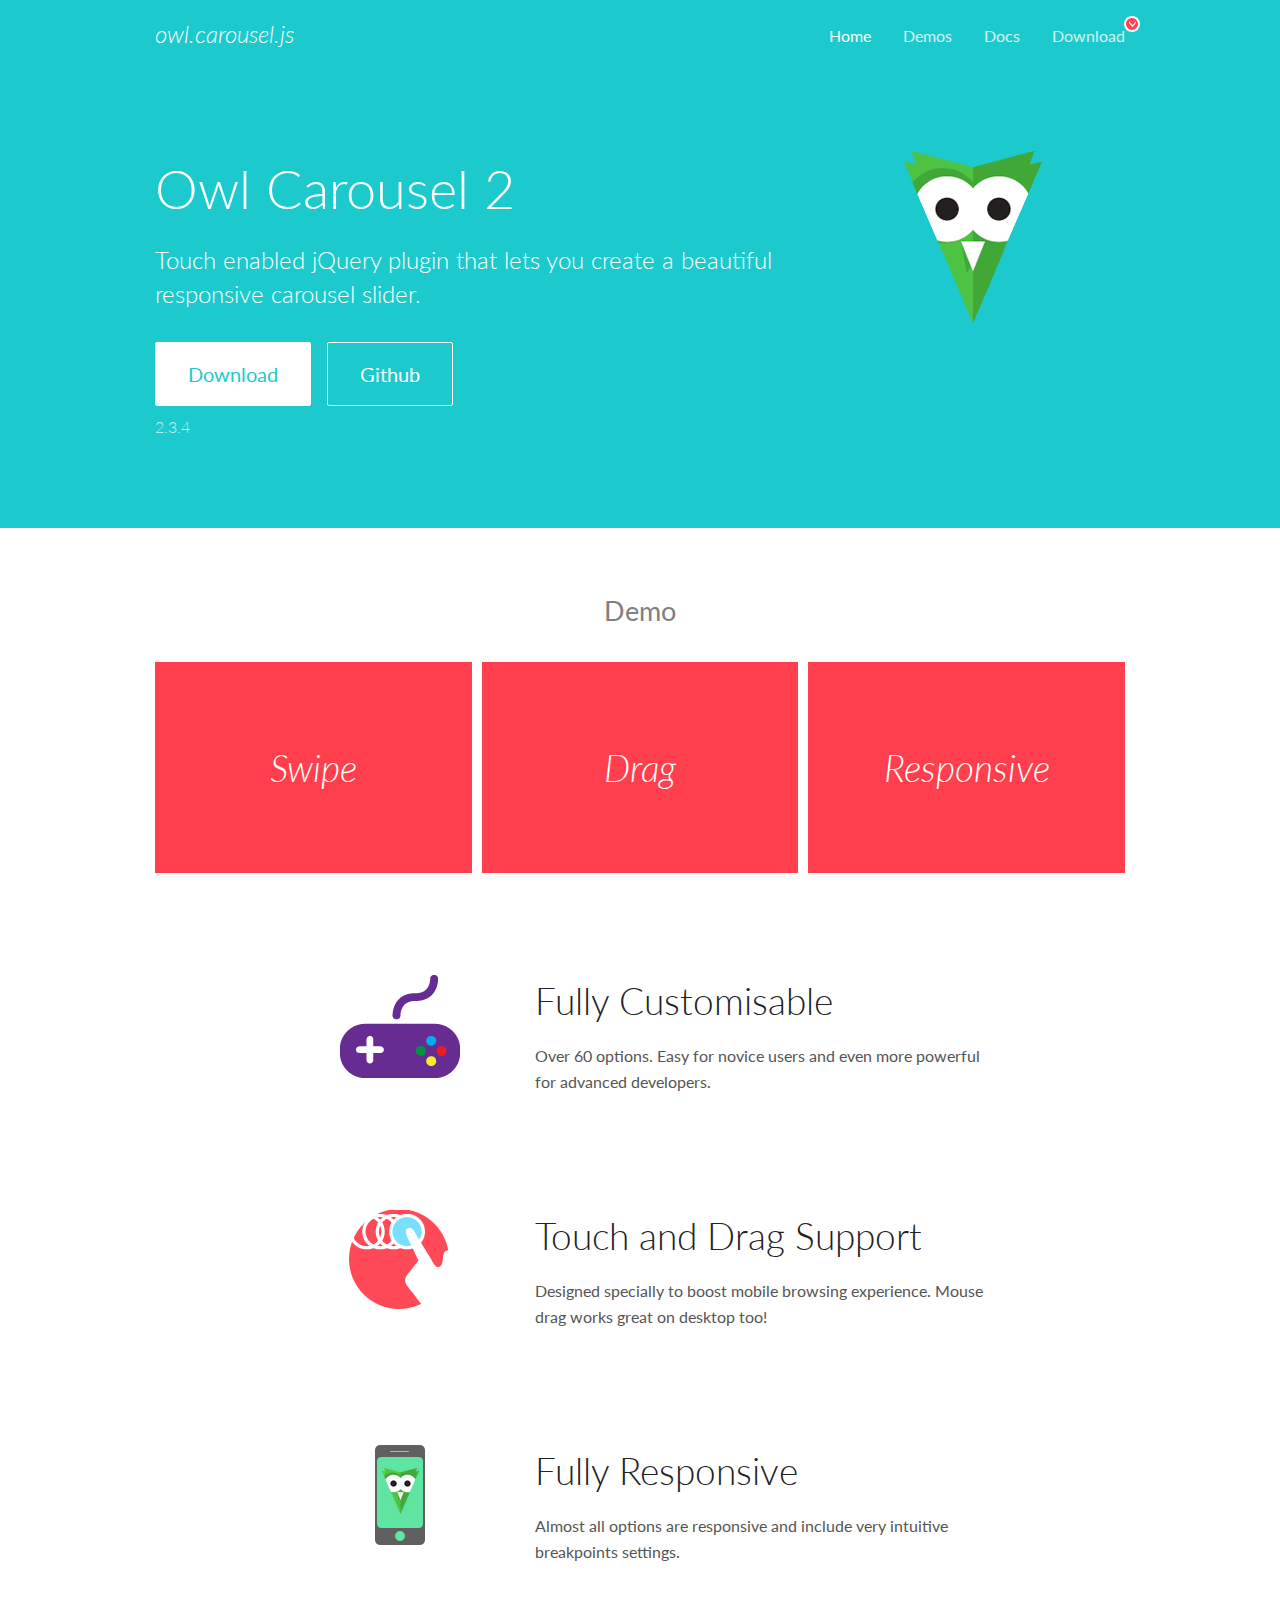
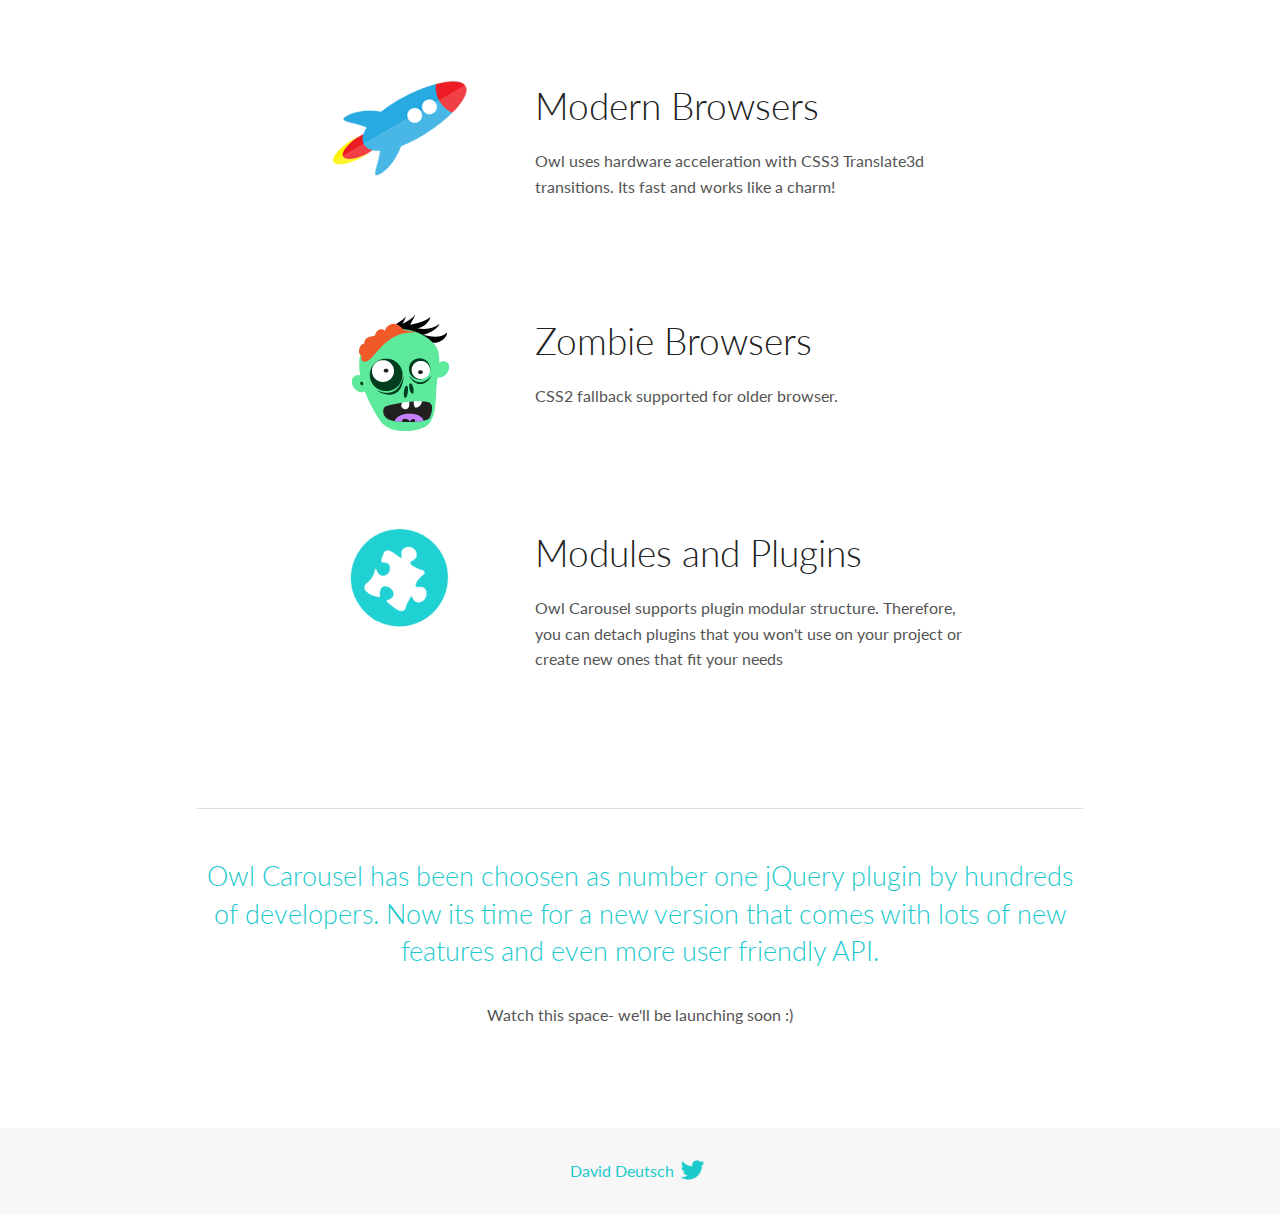
<file: blog/assets/OwlCarousel2-2.3.4/docs/index.html>
<!DOCTYPE html>
<html lang="en">
  <head>

    <!-- head -->
    <meta charset="utf-8">
    <meta name="msapplication-tap-highlight" content="no" />
    <meta name="viewport" content="width=device-width, initial-scale=1.0" />
    <meta name="description" content="Touch enabled jQuery plugin that lets you create beautiful responsive carousel slider.">
    <meta name="author" content="David Deutsch">
    <title>
      Home | Owl Carousel | 2.3.4
    </title>

    <!-- Stylesheets -->
    <link href='https://fonts.googleapis.com/css?family=Lato:300,400,700,400italic,300italic' rel='stylesheet' type='text/css'>
    <link rel="stylesheet" href="assets/css/docs.theme.min.css">

    <!-- Owl Stylesheets -->
    <link rel="stylesheet" href="assets/owlcarousel/assets/owl.carousel.min.css">
    <link rel="stylesheet" href="assets/owlcarousel/assets/owl.theme.default.min.css">

    <!-- HTML5 shim and Respond.js IE8 support of HTML5 elements and media queries -->

    <!--[if lt IE 9]>
      <script src="https://oss.maxcdn.com/libs/html5shiv/3.7.0/html5shiv.js"></script>
      <script src="https://oss.maxcdn.com/libs/respond.js/1.3.0/respond.min.js"></script>
    <![endif]-->

    <!-- Favicons -->
    <link rel="apple-touch-icon-precomposed" sizes="144x144" href="assets/ico/apple-touch-icon-144-precomposed.png">
    <link rel="shortcut icon" href="assets/ico/favicon.png">
    <link rel="shortcut icon" href="favicon.ico">

    <!-- Yeah i know js should not be in header. Its required for demos.-->

    <!-- javascript -->
    <script src="assets/vendors/jquery.min.js"></script>
    <script src="assets/owlcarousel/owl.carousel.js"></script>
  </head>
  <body>

    <!-- header -->
    <header class="header">
      <div class="row">
        <div class="large-12 columns">
          <div class="brand left">
            <h3>
              <a href="/OwlCarousel2/">owl.carousel.js</a> 
            </h3>
          </div>
          <a id="toggle-nav" class="right">
            <span></span> <span></span> <span></span> 
          </a> 
          <div class="nav-bar">
            <ul class="clearfix">
              <li class="active">
                <a href="/OwlCarousel2/index.html">Home</a> 
              </li>
              <li> <a href="/OwlCarousel2/demos/demos.html">Demos</a>  </li>
              <li> <a href="/OwlCarousel2/docs/started-welcome.html">Docs</a>  </li>
              <li>
                <a href="https://github.com/OwlCarousel2/OwlCarousel2/archive/2.3.4.zip">Download</a> 
                <span class="download"></span> 
              </li>
            </ul>
          </div>
        </div>
      </div>
    </header>

    <!-- home panel -->
    <section id="hero">
      <div class="row">
        <div class="large-8 medium-8 columns">
          <h1>Owl Carousel 2</h1>
          <h4>Touch enabled jQuery plugin that lets you create a beautiful responsive carousel slider.</h4>
          <a href="https://github.com/OwlCarousel2/OwlCarousel2/archive/2.3.4.zip" class="hero-button">Download</a> 
          <a href="https://github.com/OwlCarousel2/OwlCarousel2" class="hero-button outline">Github</a> 
          <p>2.3.4</p>
        </div>
        <div class="large-4 medium-4 columns">
          <img class="owl-logo" src="assets/img/owl-logo.png" alt="mr. Owl">
        </div>
      </div>
    </section>

    <!-- body -->
    <div class="home-demo">
      <div class="row">
        <div class="large-12 columns">
          <h3>Demo</h3>
          <div class="owl-carousel">
            <div class="item">
              <h2>Swipe</h2>
            </div>
            <div class="item">
              <h2>Drag</h2>
            </div>
            <div class="item">
              <h2>Responsive</h2>
            </div>
            <div class="item">
              <h2>CSS3</h2>
            </div>
            <div class="item">
              <h2>Fast</h2>
            </div>
            <div class="item">
              <h2>Easy</h2>
            </div>
            <div class="item">
              <h2>Free</h2>
            </div>
            <div class="item">
              <h2>Upgradable</h2>
            </div>
            <div class="item">
              <h2>Tons of options</h2>
            </div>
            <div class="item">
              <h2>Infinity</h2>
            </div>
            <div class="item">
              <h2>Auto Width</h2>
            </div>
          </div>
        </div>
      </div>
    </div>
    <script>
      var owl = $('.owl-carousel');
      owl.owlCarousel({
        margin: 10,
        loop: true,
        responsive: {
          0: {
            items: 1
          },
          600: {
            items: 2
          },
          1000: {
            items: 3
          }
        }
      })
    </script>

    <!-- features -->
    <div id="features">
      <div class="row">
        <div class="small-12 medium-9 small-centered columns">
          <section class="row feature">
            <div class="medium-4 small-12 columns">
              <img src="assets/img/feature-options.png" alt="">
            </div>
            <div class="medium-8 small-12 columns">
              <h2>Fully Customisable</h2>
              <p>Over 60 options. Easy for novice users and even more powerful for advanced developers.</p>
            </div>
          </section>
          <section class="row feature">
            <div class="medium-4 small-12 columns">
              <img src="assets/img/feature-drag.png" alt="">
            </div>
            <div class="medium-8 small-12 columns">
              <h2>Touch and Drag Support</h2>
              <p>Designed specially to boost mobile browsing experience. Mouse drag works great on desktop too!</p>
            </div>
          </section>
          <section class="row feature">
            <div class="medium-4 small-12 columns">
              <img src="assets/img/feature-responsive.png" alt="">
            </div>
            <div class="medium-8 small-12 columns">
              <h2>Fully Responsive</h2>
              <p>Almost all options are responsive and include very intuitive breakpoints settings.</p>
            </div>
          </section>
          <section class="row feature">
            <div class="medium-4 small-12 columns">
              <img src="assets/img/feature-modern.png" alt="">
            </div>
            <div class="medium-8 small-12 columns">
              <h2>Modern Browsers</h2>
              <p>Owl uses hardware acceleration with CSS3 Translate3d transitions. Its fast and works like a charm! </p>
            </div>
          </section>
          <section class="row feature">
            <div class="medium-4 small-12 columns">
              <img src="assets/img/feature-zombie.png" alt="">
            </div>
            <div class="medium-8 small-12 columns">
              <h2>Zombie Browsers</h2>
              <p>CSS2 fallback supported for older browser.</p>
            </div>
          </section>
          <section class="row feature">
            <div class="medium-4 small-12 columns">
              <img src="assets/img/feature-module.png" alt="">
            </div>
            <div class="medium-8 small-12 columns">
              <h2>Modules and Plugins</h2>
              <p>Owl Carousel supports plugin modular structure. Therefore, you can detach plugins that you won&#x27;t use on your project or create new ones that fit your needs</p>
            </div>
          </section>
        </div>
      </div>
    </div>

    <!-- footer -->
    <section id="teaser-text">
      <div class="row">
        <div class="small-12 medium-11 small-centered columns">
          <hr>
          <h3 id="owl-carousel-has-been-choosen-as-number-one-jquery-plugin-by-hundreds-of-developers-now-its-time-for-a-new-version-that-comes-with-lots-of-new-features-and-even-more-user-friendly-api-">Owl Carousel has been choosen as number one jQuery plugin by hundreds of developers. Now its time for a new version that comes with lots of new features and even more user friendly API.</h3>
          <p>Watch this space- we&#39;ll be launching soon :)</p>
        </div>
      </div>
    </section>

    <!-- footer -->
    <footer class="footer">
      <div class="row">
        <div class="large-12 columns">
          <h5>
            <a href="/OwlCarousel2/docs/support-contact.html">David Deutsch</a> 
            <a id="custom-tweet-button" href="https://twitter.com/share?url=https://github.com/OwlCarousel2/OwlCarousel2&text=Owl Carousel - This is so awesome! " target="_blank"></a> 
          </h5>
        </div>
      </div>
    </footer>

    <!-- vendors -->
    <script src="assets/vendors/highlight.js"></script>
    <script src="assets/js/app.js"></script>
  </body>
</html>
</file>
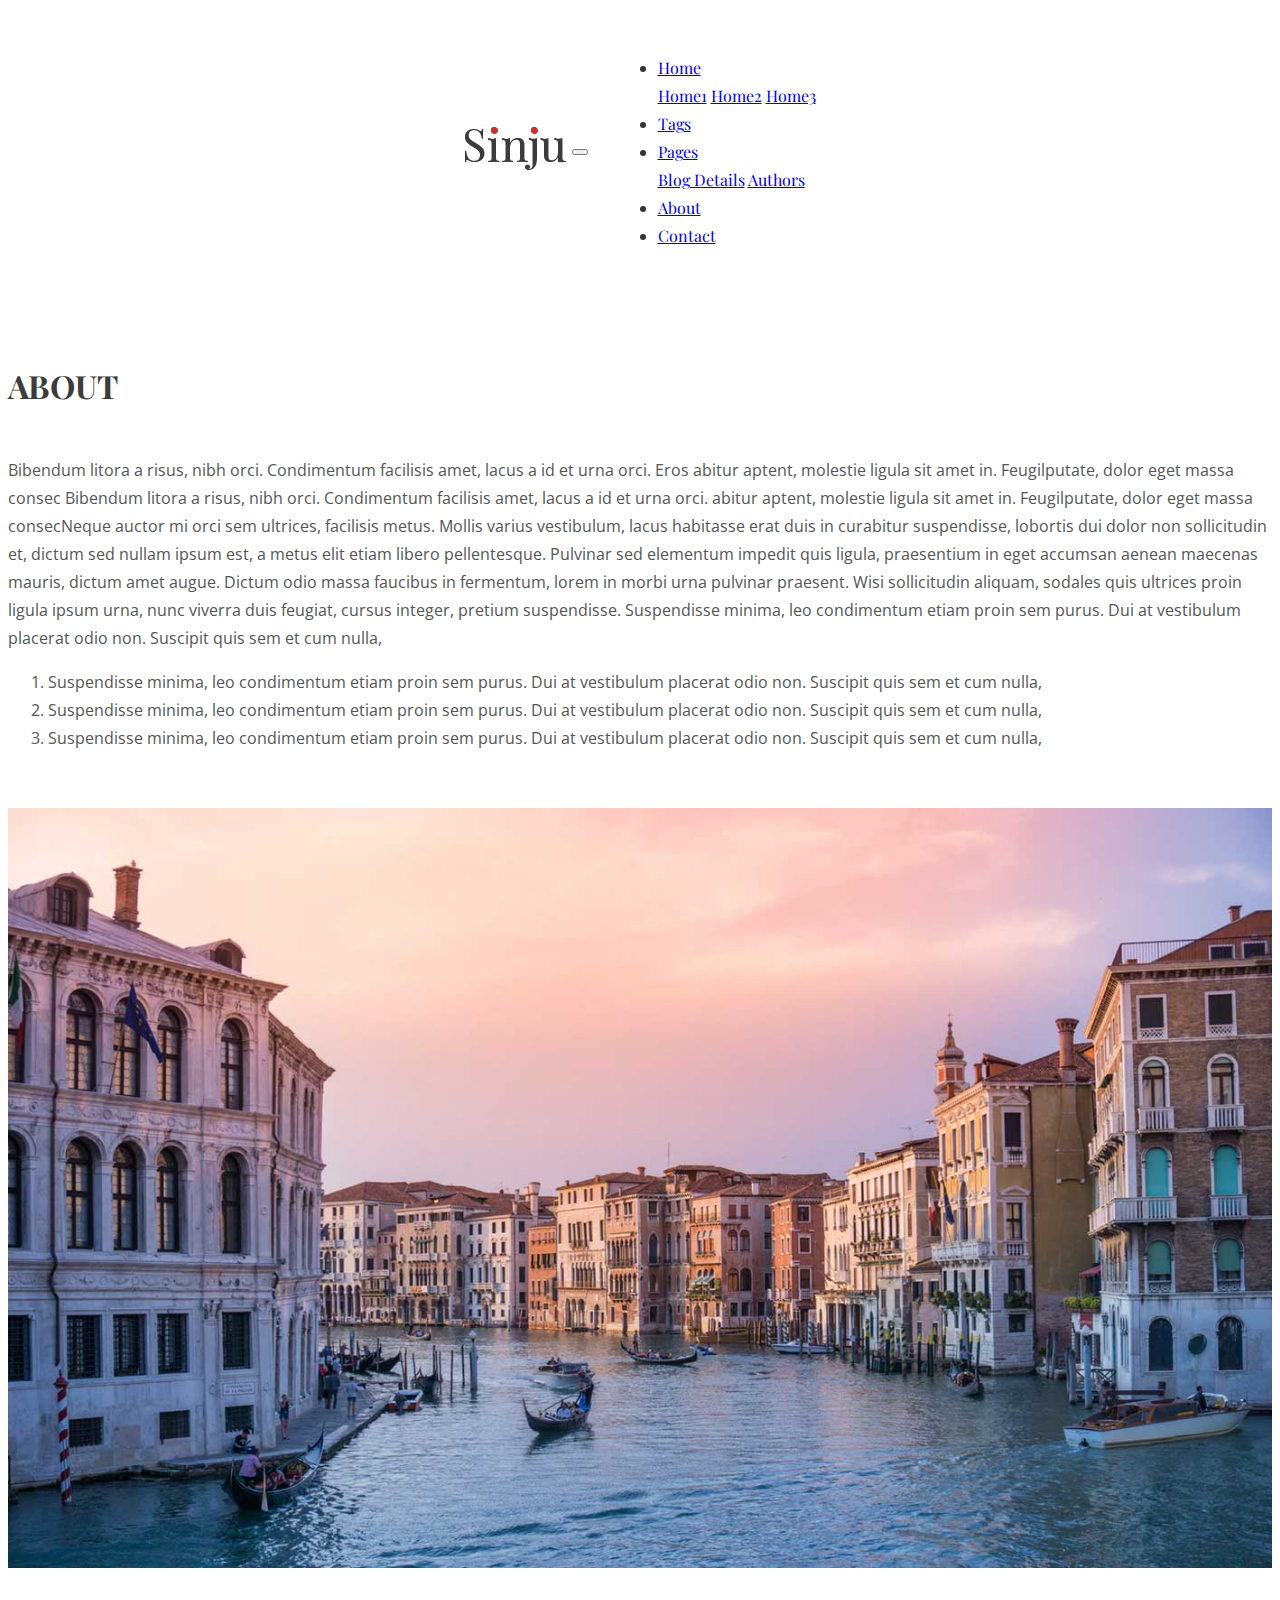
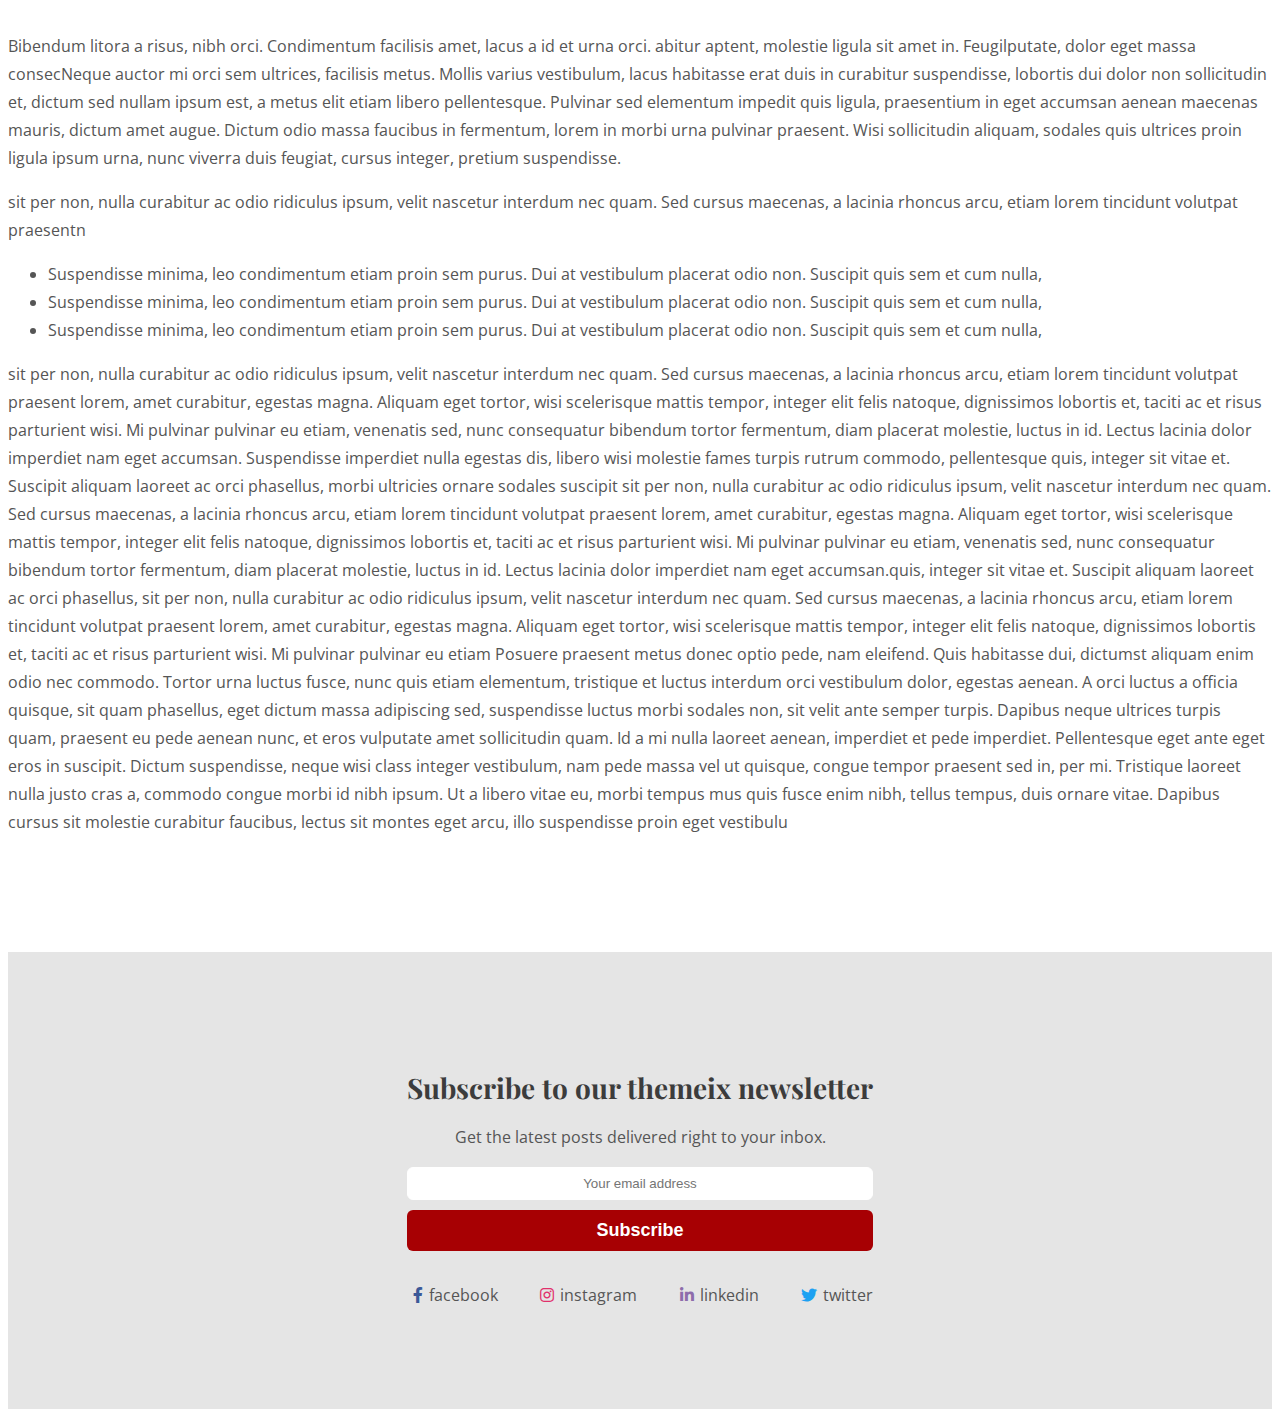
<file: blog/pages/about.html>
<!DOCTYPE html>
<html lang="en">

<head>
    <meta charset="UTF-8">
    <meta name="viewport" content="width=device-width, initial-scale=1.0">
    <meta http-equiv="X-UA-Compatible" content="ie=edge">
    <script src="https://code.jquery.com/jquery-3.4.1.min.js"
        integrity="sha256-CSXorXvZcTkaix6Yvo6HppcZGetbYMGWSFlBw8HfCJo=" crossorigin="anonymous"></script>
    <script src="https://cdnjs.cloudflare.com/ajax/libs/popper.js/1.11.0/umd/popper.min.js"
        integrity="sha384-b/U6ypiBEHpOf/4+1nzFpr53nxSS+GLCkfwBdFNTxtclqqenISfwAzpKaMNFNmj4"
        crossorigin="anonymous"></script>

    <link rel="stylesheet" href="https://maxcdn.bootstrapcdn.com/bootstrap/4.0.0-beta/css/bootstrap.min.css"
        integrity="sha384-/Y6pD6FV/Vv2HJnA6t+vslU6fwYXjCFtcEpHbNJ0lyAFsXTsjBbfaDjzALeQsN6M" crossorigin="anonymous">
    <script src="https://maxcdn.bootstrapcdn.com/bootstrap/4.0.0-beta/js/bootstrap.min.js"
        integrity="sha384-h0AbiXch4ZDo7tp9hKZ4TsHbi047NrKGLO3SEJAg45jXxnGIfYzk4Si90RDIqNm1"
        crossorigin="anonymous"></script>
    <script src="../assets/OwlCarousel2-2.3.4/dist/owl.carousel.min.js"></script>
    <script src="../assets/js/main.js"></script>
    <link rel="stylesheet" href="../assets/styles/main.css">
    <link rel="stylesheet" href="../assets/icons/fontawesome-free-5.10.1-web/css/all.min.css">
    <link
        href="https://fonts.googleapis.com/css?family=Open+Sans:300,300i,400,400i,600,600i,700,700i,800|Playfair+Display:400,400i,700,700i,900,900i&display=swap&subset=latin-ext"
        rel="stylesheet">
    <link rel="stylesheet" href="../assets/OwlCarousel2-2.3.4/dist/assets/owl.carousel.min.css">
    <link rel="stylesheet" href="../assets/OwlCarousel2-2.3.4/dist/assets/owl.theme.default.min.css">
    <title>Document</title>
</head>

<body>
    <header>
        <nav class="navbar navbar-expand-md navbar-light bg-white">
            <div class="container">
                <a href="../index.html" class="navbar-brand">
                    <img src="../assets/images/logo.png" alt="">
                </a>
                <button class="navbar-toggler" type="button" data-toggle="collapse" data-target="#navbarResponsive">
                    <span class="navbar-toggler-icon"></span>
                </button>
                <div class="collapse navbar-collapse" id="navbarResponsive">
                    <ul class="navbar-nav ml-auto">
                        <li class="nav-item dropdown">
                            <a class="nav-link dropdown-toggle" href="#" id="navbarDropdown" role="button"
                                data-toggle="dropdown" aria-haspopup="true" aria-expanded="false">
                                Home
                            </a>
                            <div class="dropdown-menu" aria-labelledby="navbarDropdown">
                                <a class="dropdown-item" href="../index.html">Home1</a>
                                <a class="dropdown-item" href="./home2.html">Home2</a>
                                <a class="dropdown-item" href="./home3.html">Home3</a>
                            </div>
                        </li>
                        <li class="nav-item">
                            <a href="tags.html" class="nav-link">
                                Tags
                            </a>
                        </li>
                        <li class="nav-item dropdown">
                            <a class="nav-link dropdown-toggle" href="#" id="navbarDropdown" role="button"
                                data-toggle="dropdown" aria-haspopup="true" aria-expanded="false">
                                Pages
                            </a>
                            <div class="dropdown-menu" aria-labelledby="navbarDropdown">
                                <a class="dropdown-item" href="./blog-detail.html">Blog Details</a>
                                <a class="dropdown-item" href="./authors.html">Authors</a>
                            </div>
                        </li>
                        <li class="nav-item active">
                            <a href="./about.html" class="nav-link active">
                                About
                            </a>
                        </li>
                        <li class="nav-item">
                            <a href="contact.html" class="nav-link">
                                Contact
                            </a>
                        </li>
                    </ul>
                </div>
            </div>
        </nav>
    </header>
    <main>
        <section id="about" class="section-padding">
            <div class="container">
                <div class="description col-lg-12 col-md-12 col-sm-12 col-12">
                    <h1>
                        ABOUT
                    </h1>
                    <p>Bibendum litora a risus, nibh orci. Condimentum facilisis amet, lacus a id et urna orci. Eros
                        abitur
                        aptent, molestie ligula sit amet in. Feugilputate, dolor eget massa consec

                        Bibendum litora a risus, nibh orci. Condimentum facilisis amet, lacus a id et urna orci. abitur
                        aptent,
                        molestie ligula sit amet in. Feugilputate, dolor eget massa consecNeque auctor mi orci sem
                        ultrices,
                        facilisis metus. Mollis varius vestibulum, lacus habitasse erat duis in curabitur suspendisse,
                        lobortis
                        dui dolor non sollicitudin et, dictum sed nullam ipsum est, a metus elit etiam libero
                        pellentesque.
                        Pulvinar sed elementum impedit quis ligula, praesentium in eget accumsan aenean maecenas mauris,
                        dictum
                        amet augue. Dictum odio massa faucibus in fermentum, lorem in morbi urna pulvinar praesent. Wisi
                        sollicitudin aliquam, sodales quis ultrices proin ligula ipsum urna, nunc viverra duis feugiat,
                        cursus
                        integer, pretium suspendisse.

                        Suspendisse minima, leo condimentum etiam proin sem purus. Dui at vestibulum placerat odio non.
                        Suscipit
                        quis sem et cum nulla,</p>
                    <ol>
                        <li>Suspendisse minima, leo condimentum etiam proin sem purus. Dui at vestibulum placerat odio
                            non.
                            Suscipit quis sem et cum nulla,</li>
                        <li>Suspendisse minima, leo condimentum etiam proin sem purus. Dui at vestibulum placerat odio
                            non.
                            Suscipit quis sem et cum nulla,</li>
                        <li>Suspendisse minima, leo condimentum etiam proin sem purus. Dui at vestibulum placerat odio
                            non.
                            Suscipit quis sem et cum nulla,</li>
                    </ol>
                    <img src="../assets/images/02_About.jpg" alt="">
                    <p>Bibendum litora a risus, nibh orci. Condimentum facilisis amet, lacus a id et urna orci. abitur
                        aptent,
                        molestie ligula sit amet in. Feugilputate, dolor eget massa consecNeque auctor mi orci sem
                        ultrices,
                        facilisis metus. Mollis varius vestibulum, lacus habitasse erat duis in curabitur suspendisse,
                        lobortis
                        dui dolor non sollicitudin et, dictum sed nullam ipsum est, a metus elit etiam libero
                        pellentesque.
                        Pulvinar sed elementum impedit quis ligula, praesentium in eget accumsan aenean maecenas mauris,
                        dictum
                        amet augue. Dictum odio massa faucibus in fermentum, lorem in morbi urna pulvinar praesent. Wisi
                        sollicitudin aliquam, sodales quis ultrices proin ligula ipsum urna, nunc viverra duis feugiat,
                        cursus
                        integer, pretium suspendisse.</p>
                    <p>sit per non, nulla curabitur ac odio ridiculus ipsum, velit nascetur interdum nec quam. Sed
                        cursus
                        maecenas, a lacinia rhoncus arcu, etiam lorem tincidunt volutpat praesentn</p>
                    <ul>
                        <li>Suspendisse minima, leo condimentum etiam proin sem purus. Dui at vestibulum placerat odio
                            non.
                            Suscipit quis sem et cum nulla,</li>
                        <li>Suspendisse minima, leo condimentum etiam proin sem purus. Dui at vestibulum placerat odio
                            non.
                            Suscipit quis sem et cum nulla,</li>
                        <li>Suspendisse minima, leo condimentum etiam proin sem purus. Dui at vestibulum placerat odio
                            non.
                            Suscipit quis sem et cum nulla,</li>

                    </ul>
                    <p>sit per non, nulla curabitur ac odio ridiculus ipsum, velit nascetur interdum nec quam. Sed
                        cursus
                        maecenas, a lacinia rhoncus arcu, etiam lorem tincidunt volutpat praesent lorem, amet curabitur,
                        egestas
                        magna. Aliquam eget tortor, wisi scelerisque mattis tempor, integer elit felis natoque,
                        dignissimos
                        lobortis et, taciti ac et risus parturient wisi. Mi pulvinar pulvinar eu etiam, venenatis sed,
                        nunc
                        consequatur bibendum tortor fermentum, diam placerat molestie, luctus in id. Lectus lacinia
                        dolor
                        imperdiet nam eget accumsan. Suspendisse imperdiet nulla egestas dis, libero wisi molestie fames
                        turpis
                        rutrum commodo, pellentesque quis, integer sit vitae et. Suscipit aliquam laoreet ac orci
                        phasellus,
                        morbi ultricies ornare sodales suscipit

                        sit per non, nulla curabitur ac odio ridiculus ipsum, velit nascetur interdum nec quam. Sed
                        cursus
                        maecenas, a lacinia rhoncus arcu, etiam lorem tincidunt volutpat praesent lorem, amet curabitur,
                        egestas
                        magna. Aliquam eget tortor, wisi scelerisque mattis tempor, integer elit felis natoque,
                        dignissimos
                        lobortis et, taciti ac et risus parturient wisi. Mi pulvinar pulvinar eu etiam, venenatis sed,
                        nunc
                        consequatur bibendum tortor fermentum, diam placerat molestie, luctus in id. Lectus lacinia
                        dolor
                        imperdiet nam eget accumsan.quis, integer sit vitae et. Suscipit aliquam laoreet ac orci
                        phasellus,

                        sit per non, nulla curabitur ac odio ridiculus ipsum, velit nascetur interdum nec quam. Sed
                        cursus
                        maecenas, a lacinia rhoncus arcu, etiam lorem tincidunt volutpat praesent lorem, amet curabitur,
                        egestas
                        magna. Aliquam eget tortor, wisi scelerisque mattis tempor, integer elit felis natoque,
                        dignissimos
                        lobortis et, taciti ac et risus parturient wisi. Mi pulvinar pulvinar eu etiam

                        Posuere praesent metus donec optio pede, nam eleifend. Quis habitasse dui, dictumst aliquam enim
                        odio
                        nec commodo. Tortor urna luctus fusce, nunc quis etiam elementum, tristique et luctus interdum
                        orci
                        vestibulum dolor, egestas aenean. A orci luctus a officia quisque, sit quam phasellus, eget
                        dictum
                        massa
                        adipiscing sed, suspendisse luctus morbi sodales non, sit velit ante semper turpis. Dapibus
                        neque
                        ultrices turpis quam, praesent eu pede aenean nunc, et eros vulputate amet sollicitudin quam. Id
                        a
                        mi
                        nulla laoreet aenean, imperdiet et pede imperdiet. Pellentesque eget ante eget eros in suscipit.
                        Dictum
                        suspendisse, neque wisi class integer vestibulum, nam pede massa vel ut quisque, congue tempor
                        praesent
                        sed in, per mi.

                        Tristique laoreet nulla justo cras a, commodo congue morbi id nibh ipsum. Ut a libero vitae eu,
                        morbi
                        tempus mus quis fusce enim nibh, tellus tempus, duis ornare vitae. Dapibus cursus sit molestie
                        curabitur
                        faucibus, lectus sit montes eget arcu, illo suspendisse proin eget vestibulu</p>
                </div>
            </div>
        </section>
    </main>
    <footer>
        <section id="foot-section">
            <div class="container">
                <div class="foot col-lg-6 col-md-6 col-sm-12 col-12">
                    <div class="head">
                        <h1>Subscribe to our themeix newsletter</h1>
                        <p>Get the latest posts delivered right to your inbox.</p>
                    </div>
                    <div class="subscribe">
                        <form action="">
                            <input type="text" class="mail" placeholder="Your email address">
                            <input type="submit" value="Subscribe" class="subs button">
                        </form>
                    </div>
                    <div class="contact">
                        <a href="">
                            <i class="fab fa-facebook-f"></i>facebook
                        </a>
                        <a href="">
                            <i class="fab fa-instagram"></i>instagram
                        </a>
                        <a href="">
                            <i class="fab fa-linkedin-in"></i>linkedin
                        </a>
                        <a href="">
                            <i class="fab fa-twitter"></i>twitter
                        </a>
                    </div>
                </div>
            </div>
        </section>
    </footer>
</body>

</html>
</file>
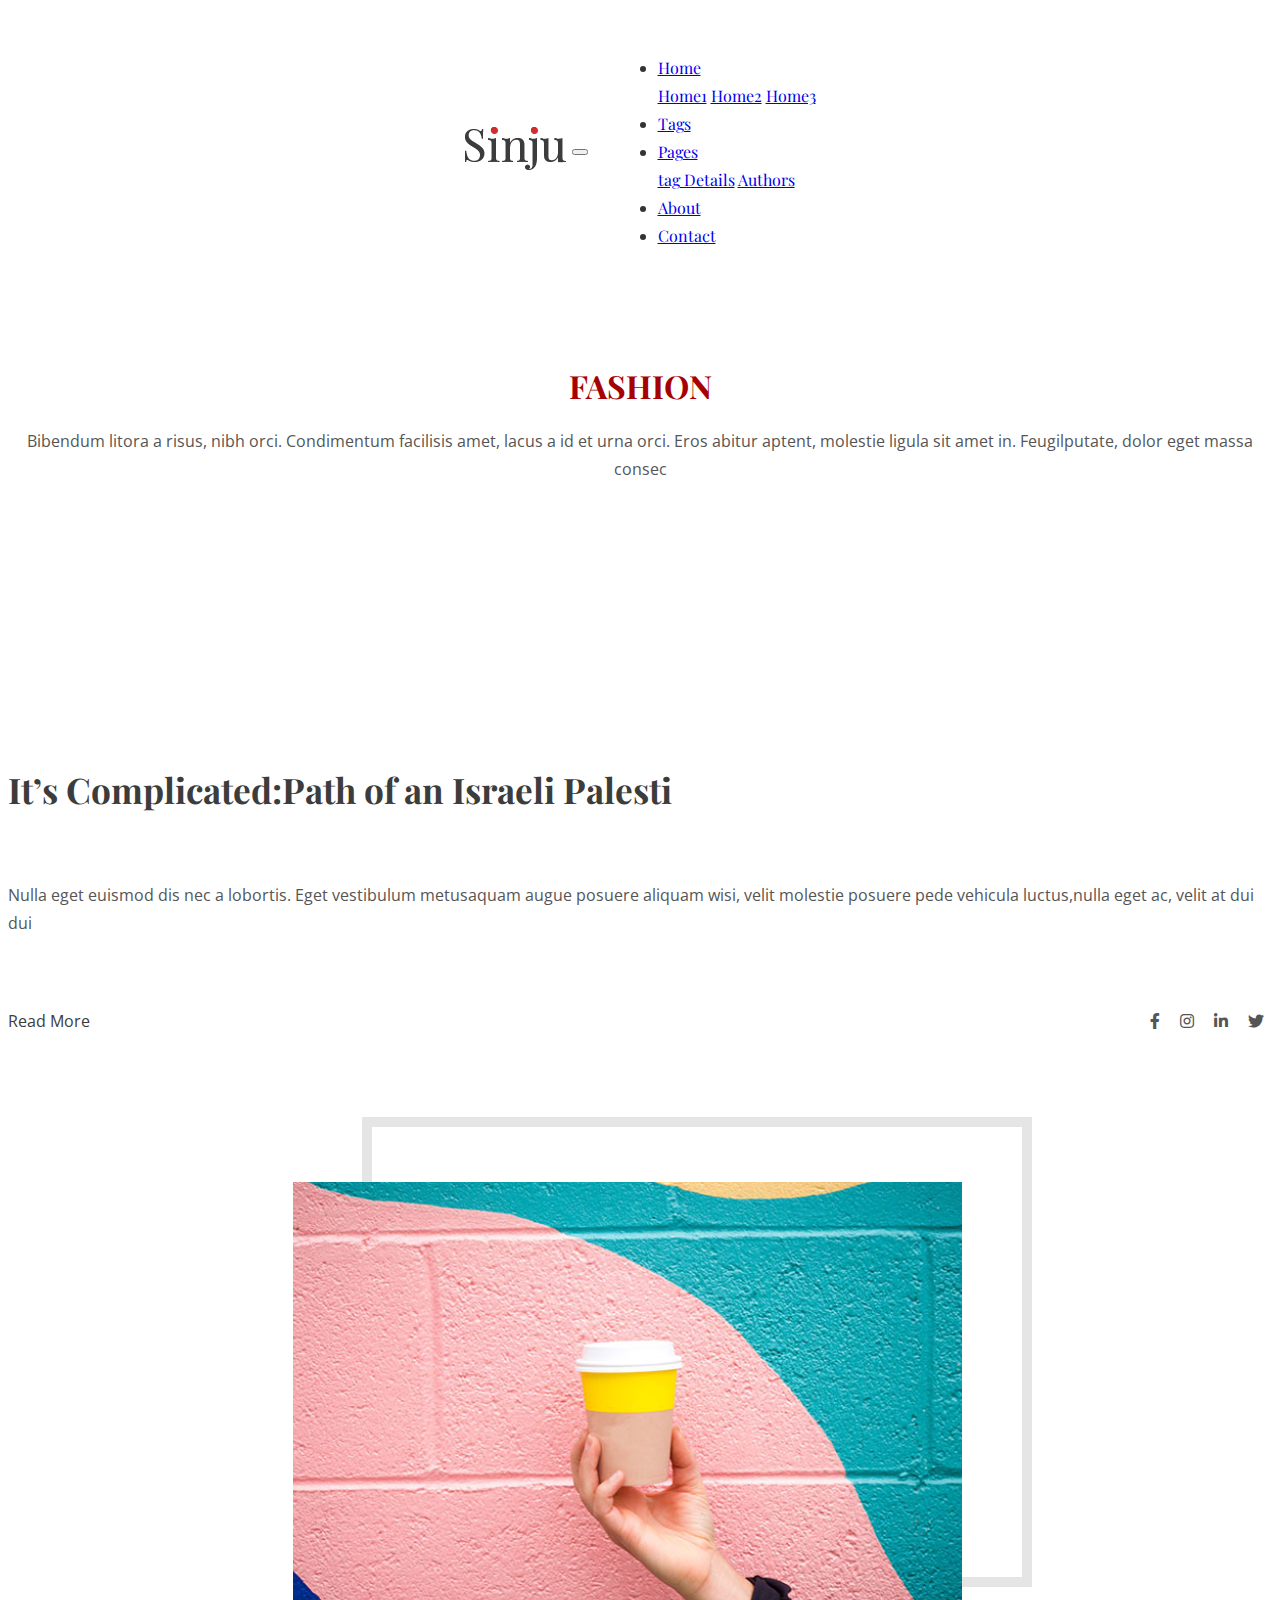
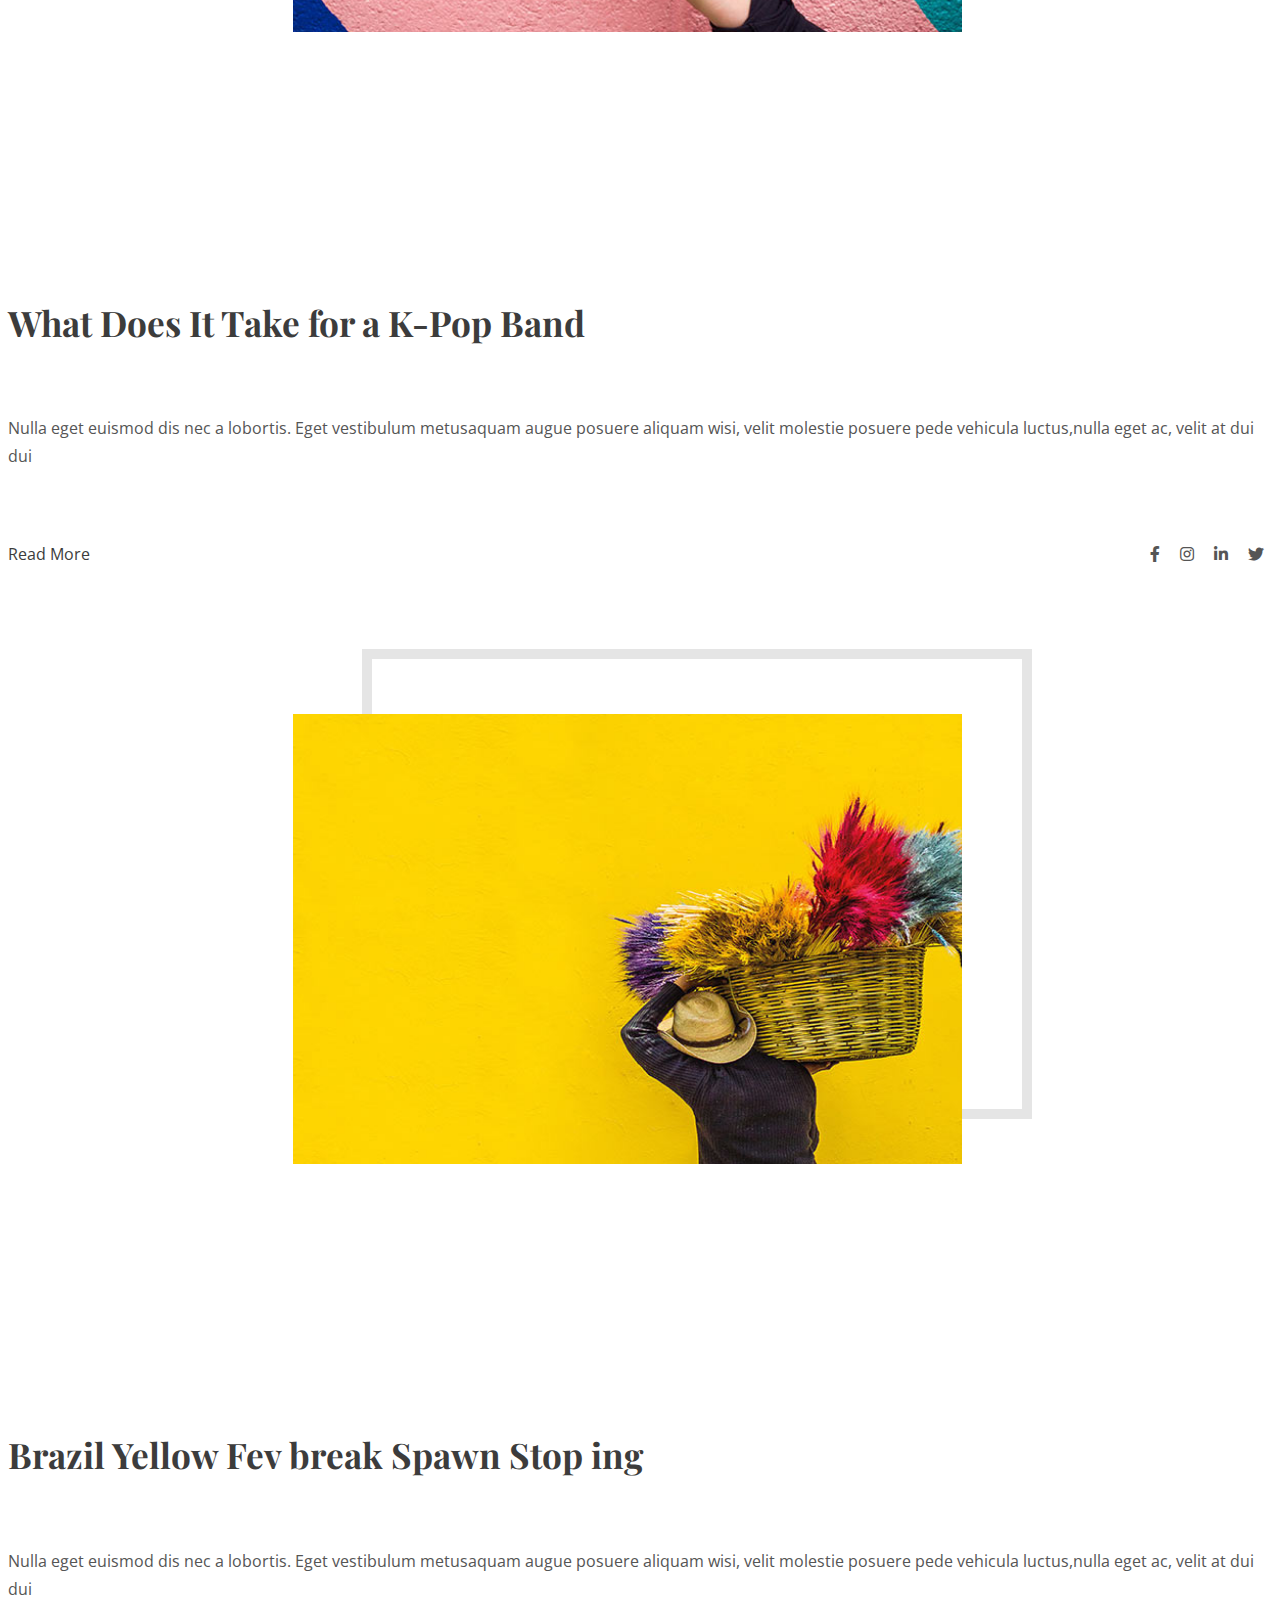
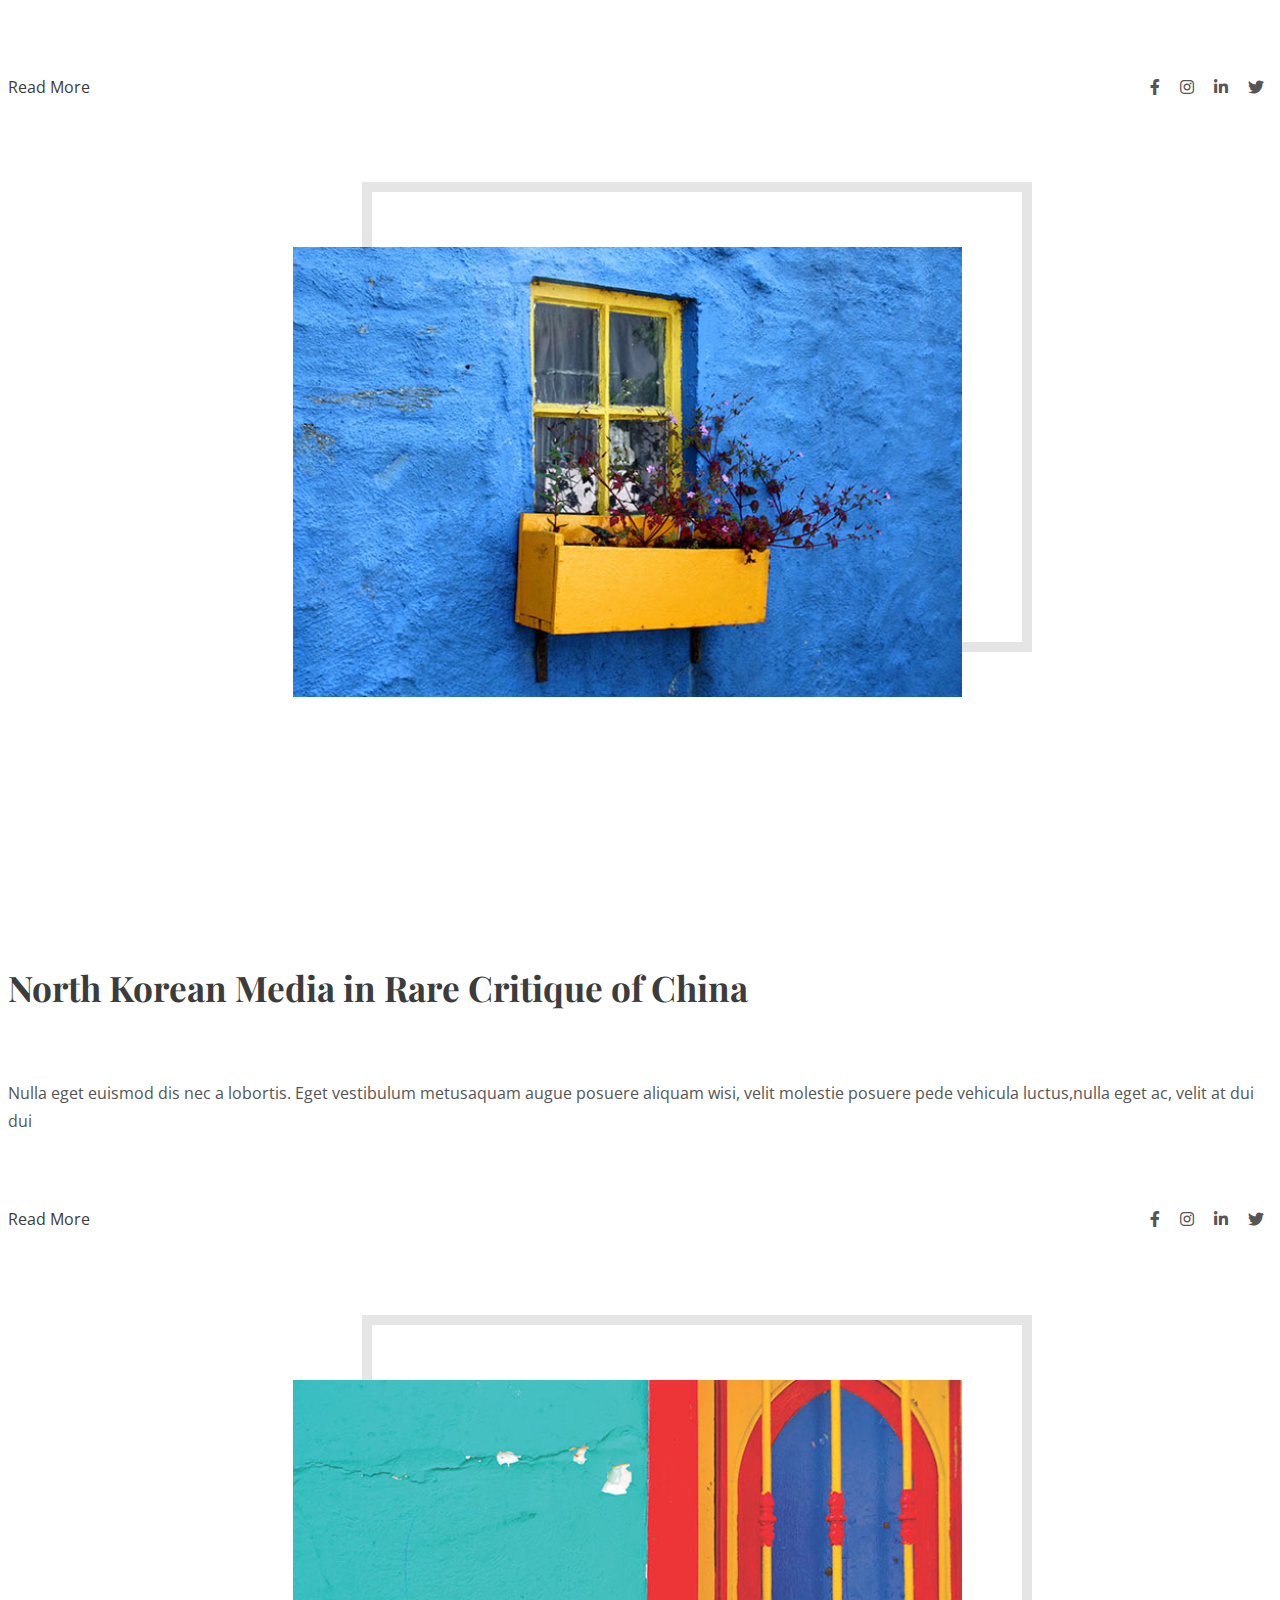
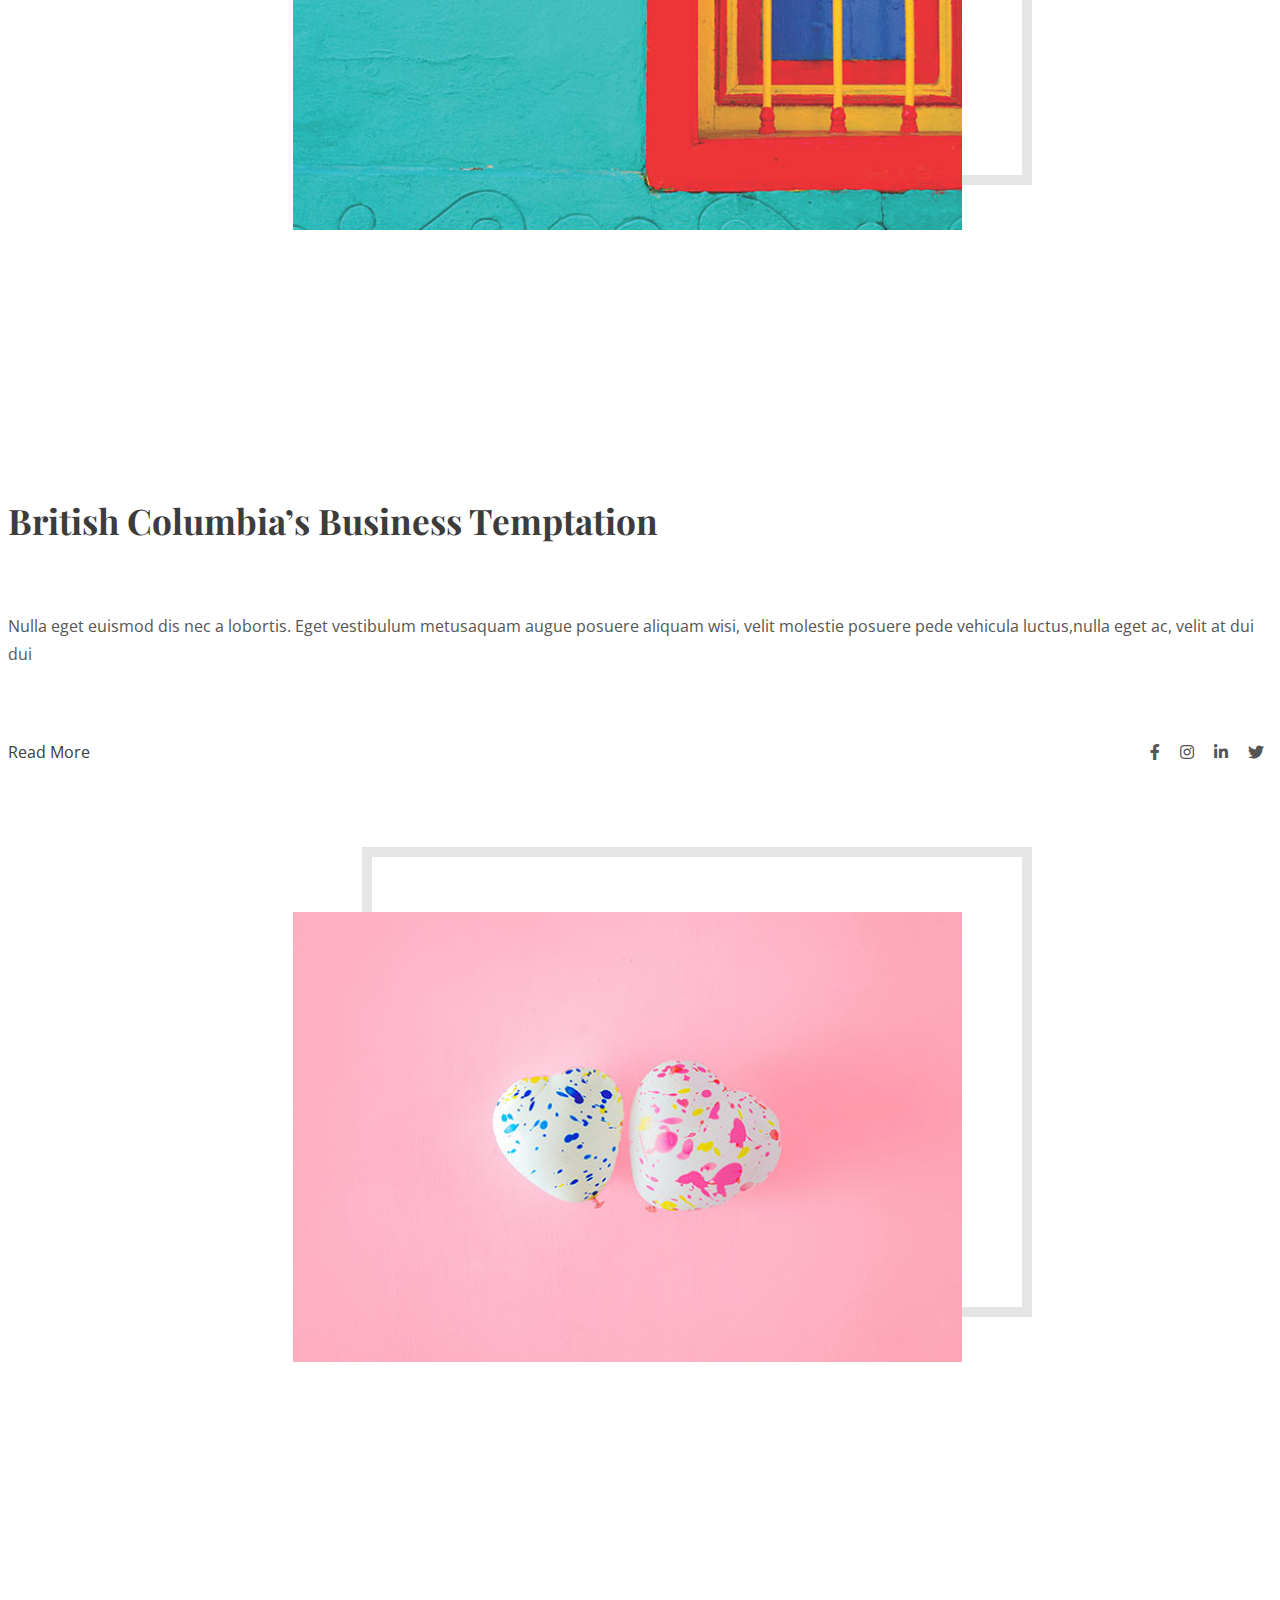
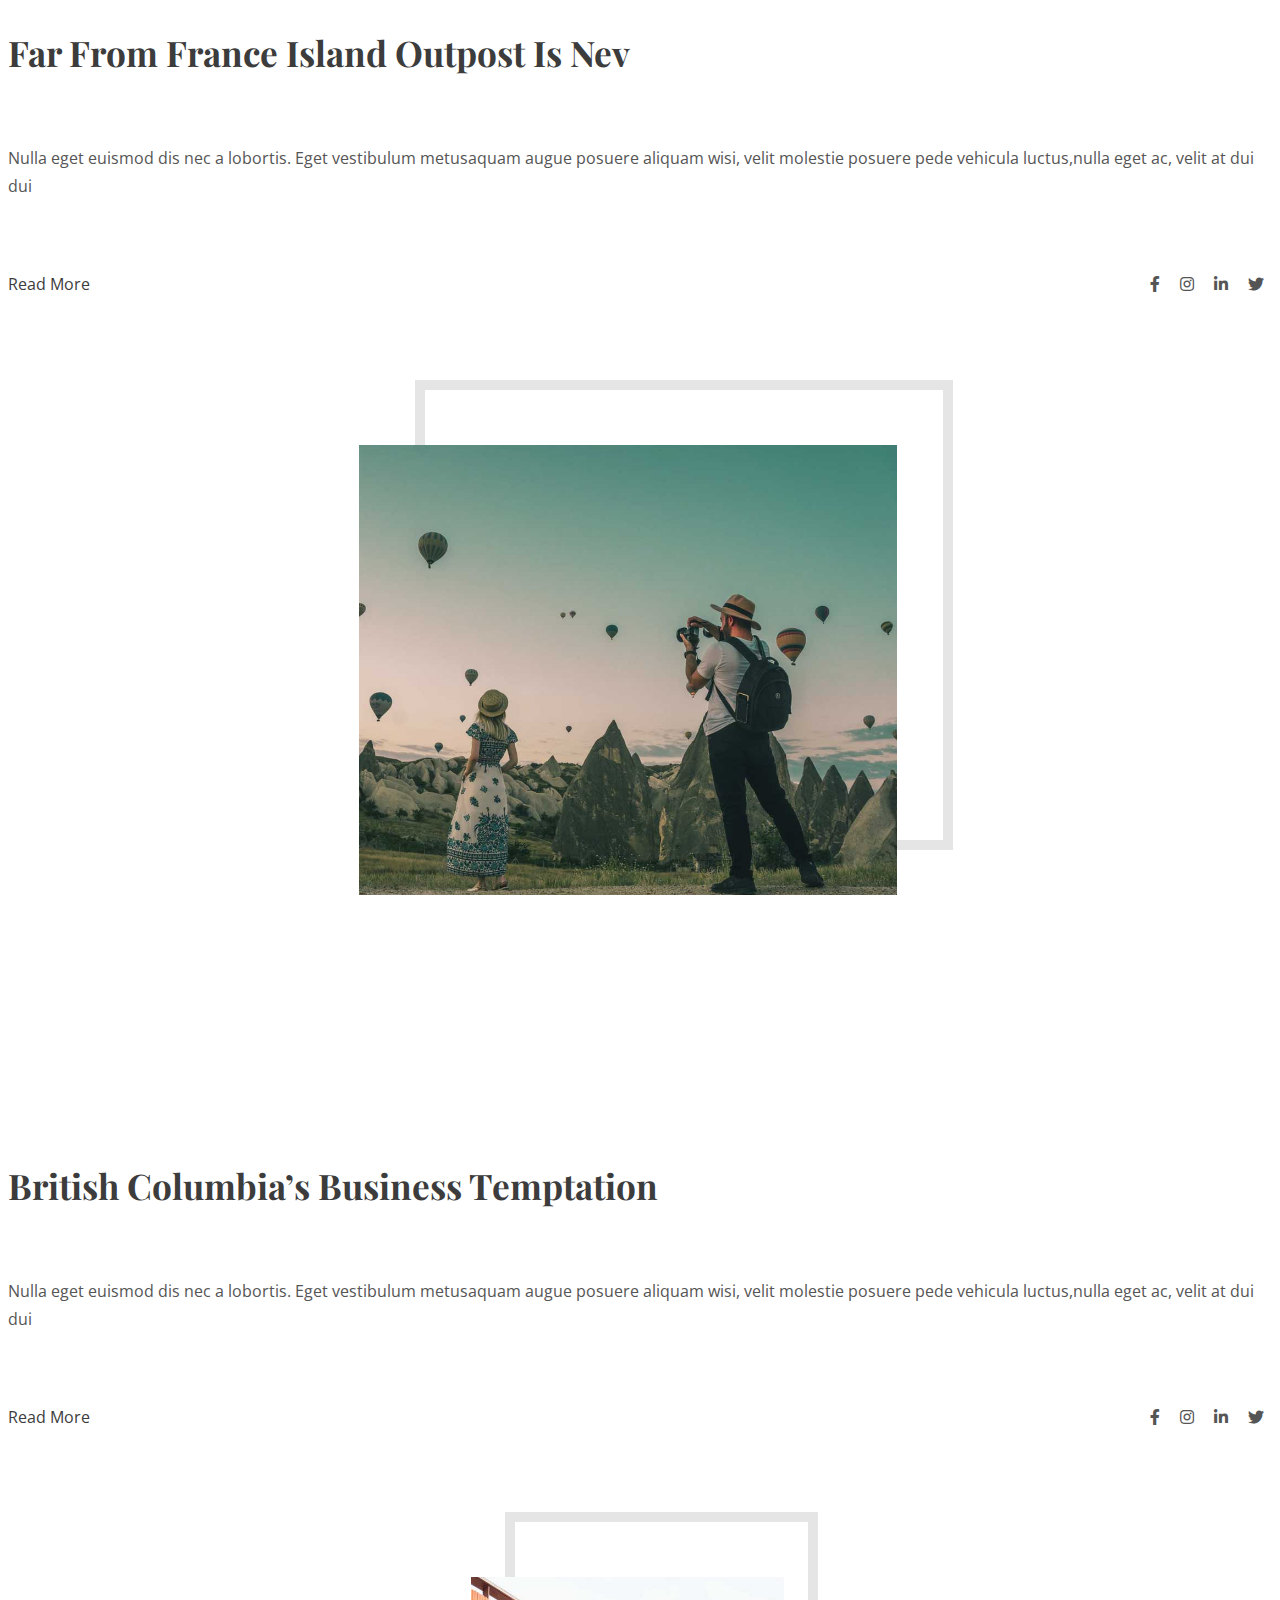
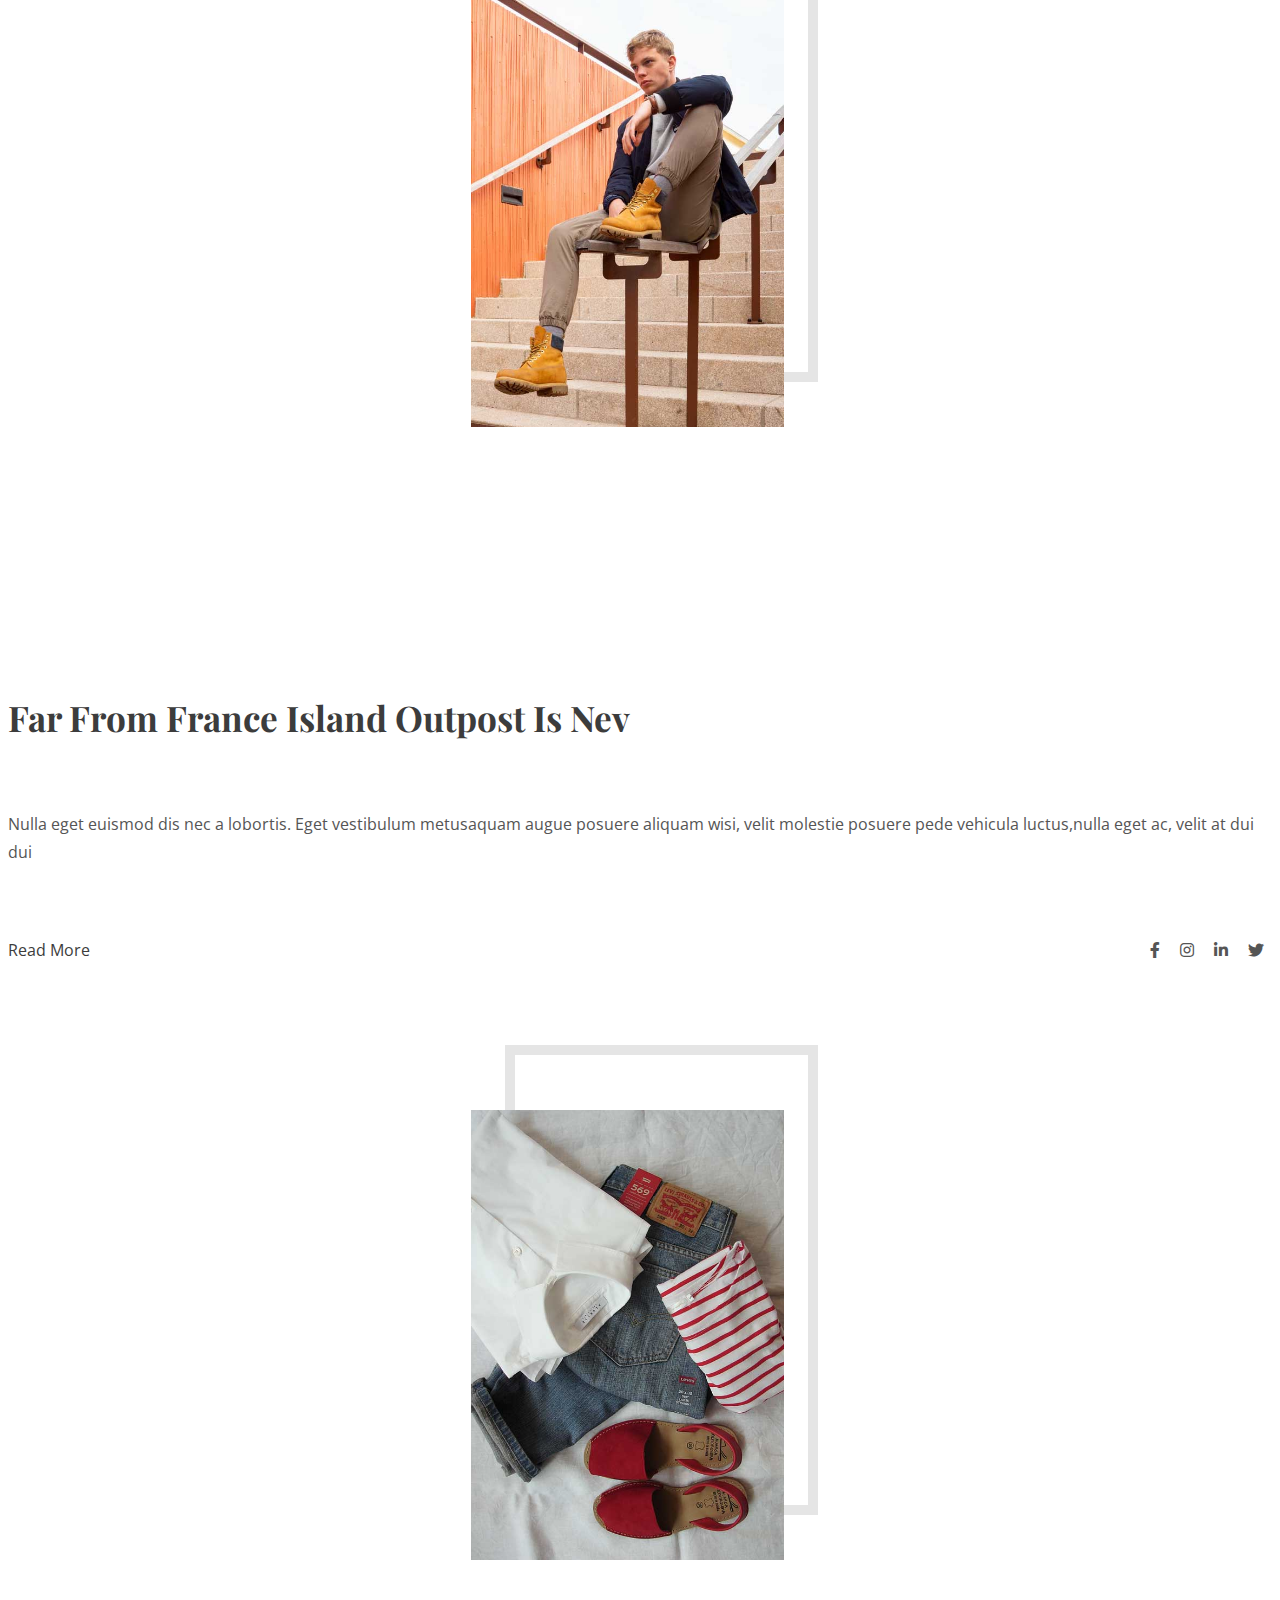
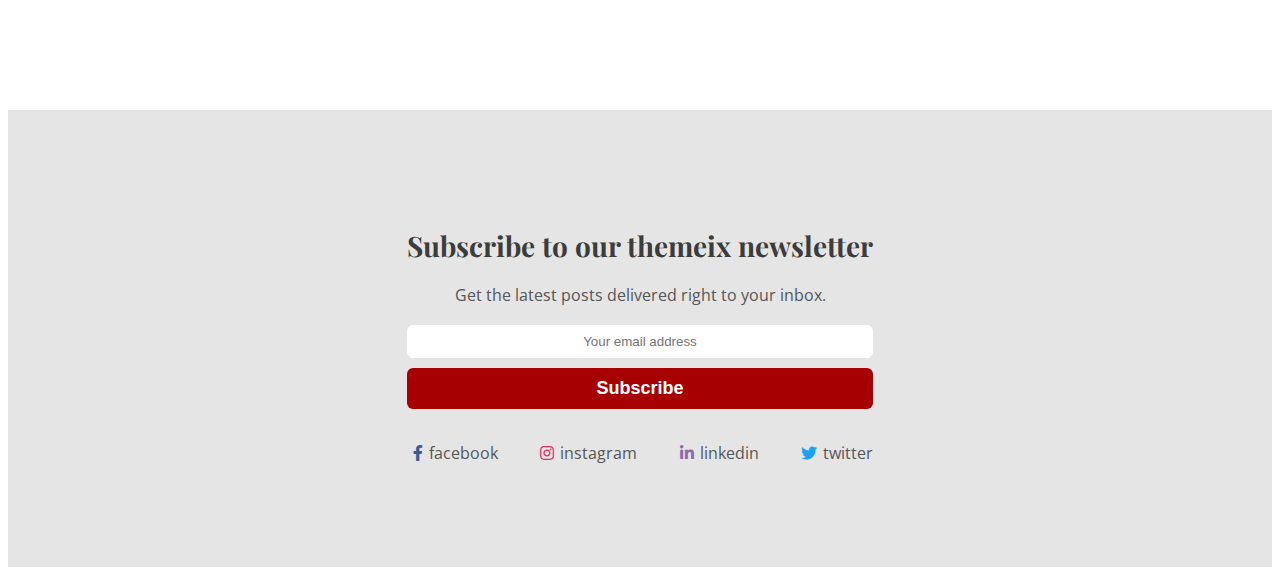
<file: blog/pages/all-posts.html>
<!DOCTYPE html>
<html lang="en">

<head>
    <meta charset="UTF-8">
    <meta name="viewport" content="width=device-width, initial-scale=1.0">
    <meta http-equiv="X-UA-Compatible" content="ie=edge">
    <script src="https://code.jquery.com/jquery-3.4.1.min.js"
        integrity="sha256-CSXorXvZcTkaix6Yvo6HppcZGetbYMGWSFlBw8HfCJo=" crossorigin="anonymous"></script>
    <script src="https://cdnjs.cloudflare.com/ajax/libs/popper.js/1.11.0/umd/popper.min.js"
        integrity="sha384-b/U6ypiBEHpOf/4+1nzFpr53nxSS+GLCkfwBdFNTxtclqqenISfwAzpKaMNFNmj4"
        crossorigin="anonymous"></script>

    <link rel="stylesheet" href="https://maxcdn.bootstrapcdn.com/bootstrap/4.0.0-beta/css/bootstrap.min.css"
        integrity="sha384-/Y6pD6FV/Vv2HJnA6t+vslU6fwYXjCFtcEpHbNJ0lyAFsXTsjBbfaDjzALeQsN6M" crossorigin="anonymous">
    <script src="https://maxcdn.bootstrapcdn.com/bootstrap/4.0.0-beta/js/bootstrap.min.js"
        integrity="sha384-h0AbiXch4ZDo7tp9hKZ4TsHbi047NrKGLO3SEJAg45jXxnGIfYzk4Si90RDIqNm1"
        crossorigin="anonymous"></script>
    <script src="../assets/OwlCarousel2-2.3.4/dist/owl.carousel.min.js"></script>
    <script src="../assets/js/main.js"></script>
    <link rel="stylesheet" href="../assets/styles/main.css">
    <link rel="stylesheet" href="../assets/icons/fontawesome-free-5.10.1-web/css/all.min.css">
    <link
        href="https://fonts.googleapis.com/css?family=Open+Sans:300,300i,400,400i,600,600i,700,700i,800|Playfair+Display:400,400i,700,700i,900,900i&display=swap&subset=latin-ext"
        rel="stylesheet">
    <link rel="stylesheet" href="../assets/OwlCarousel2-2.3.4/dist/assets/owl.carousel.min.css">
    <link rel="stylesheet" href="../assets/OwlCarousel2-2.3.4/dist/assets/owl.theme.default.min.css">
    <title>Document</title>
</head>

<body>
    <header>
        <nav class="navbar navbar-expand-md navbar-light bg-white">
            <div class="container">
                <a href="../index.html" class="navbar-brand">
                    <img src="../assets/images/logo.png" alt="">
                </a>
                <button class="navbar-toggler" type="button" data-toggle="collapse" data-target="#navbarResponsive">
                    <span class="navbar-toggler-icon"></span>
                </button>
                <div class="collapse navbar-collapse" id="navbarResponsive">
                    <ul class="navbar-nav ml-auto">
                        <li class="nav-item dropdown">
                            <a class="nav-link dropdown-toggle" href="#" id="navbarDropdown" role="button"
                                data-toggle="dropdown" aria-haspopup="true" aria-expanded="false">
                                Home
                            </a>
                            <div class="dropdown-menu" aria-labelledby="navbarDropdown">
                                <a class="dropdown-item" href="../index.html">Home1</a>
                                <a class="dropdown-item" href="./home2.html">Home2</a>
                                <a class="dropdown-item" href="./home3.html">Home3</a>
                            </div>
                        </li>
                        <li class="nav-item active">
                            <a href="./tags.html" class="nav-link">
                                Tags
                            </a>
                        </li>
                        <li class="nav-item dropdown">
                            <a class="nav-link dropdown-toggle" href="#" id="navbarDropdown" role="button"
                                data-toggle="dropdown" aria-haspopup="true" aria-expanded="false">
                                Pages
                            </a>
                            <div class="dropdown-menu" aria-labelledby="navbarDropdown">
                                <a class="dropdown-item" href="./blog-detail.html">tag Details</a>
                                <a class="dropdown-item" href="./authors.html">Authors</a>
                            </div>
                        </li>
                        <li class="nav-item">
                            <a href="./about.html" class="nav-link">
                                About
                            </a>
                        </li>
                        <li class="nav-item">
                            <a href="./contact.html" class="nav-link">
                                Contact
                            </a>
                        </li>
                    </ul>
                </div>
            </div>
            <!-- </div> -->
        </nav>
    </header>
    <main>
        <section id="head" class="section-padding">
            <div class="container">
                <div class="head-title col-lg-6 col-md-6 col-sm-8 col-12">
                    <h1>
                        <span>FASHION</span>
                    </h1>
                    <p>Bibendum litora a risus, nibh orci. Condimentum facilisis amet, lacus a id et urna orci. Eros
                        abitur aptent, molestie ligula sit amet in. Feugilputate, dolor eget massa consec</p>
                </div>
            </div>
        </section>
        <section id="post" class="section-padding">
            <div class="container">
                <div class="content-area col-lg-6 col-md-6 col-sm-12 col-12 ">
                    <div class="details">
                        <div class="head">
                            <h1>
                                <a href="../pages/blog-detail.html">
                                    It’s Complicated:Path of an Israeli Palesti
                                </a>
                            </h1>
                        </div>
                        <div class="desc">
                            <p>Nulla eget euismod dis nec a lobortis. Eget vestibulum metusaquam augue posuere aliquam
                                wisi, velit molestie posuere pede vehicula luctus,nulla eget ac, velit at dui dui</p>
                        </div>
                        <div class="tools">
                            <div class="more">
                                <a href="../pages/blog-detail.html">Read More
                                    <i class="fas fa-arrow-right"></i>
                                </a>
                            </div>
                            <div class="icons">
                                <a href="">
                                    <i class="fab fa-facebook-f"></i>
                                </a>
                                <a href="">
                                    <i class="fab fa-instagram"></i>
                                </a>
                                <a href="">
                                    <i class="fab fa-linkedin-in"></i>
                                </a>
                                <a href="">
                                    <i class="fab fa-twitter"></i>
                                </a>
                            </div>
                        </div>
                    </div>
                </div>
                <div class="img-area col-lg-6 col-md-6 col-sm-12 col-12">
                    <a href="../pages/blog-detail.html">
                        <div class="img">
                            <img src="../assets/images/post-18.jpg" alt="">
                        </div>
                    </a>
                </div>
            </div>
        </section>
        <section id="post" class="section-padding">
            <div class="container">
                <div class="content-area col-lg-6 col-md-6 col-sm-12 col-12 ">
                    <div class="details">
                        <div class="head">
                            <h1>
                                <a href="../pages/blog-detail.html">
                                    What Does It Take for a K-Pop Band
                                </a>
                            </h1>
                        </div>
                        <div class="desc">
                            <p>Nulla eget euismod dis nec a lobortis. Eget vestibulum metusaquam augue posuere aliquam
                                wisi, velit molestie posuere pede vehicula luctus,nulla eget ac, velit at dui dui</p>
                        </div>
                        <div class="tools">
                            <div class="more">
                                <a href="../pages/blog-detail.html">Read More
                                    <i class="fas fa-arrow-right"></i>
                                </a>
                            </div>
                            <div class="icons">
                                <a href="">
                                    <i class="fab fa-facebook-f"></i>
                                </a>
                                <a href="">
                                    <i class="fab fa-instagram"></i>
                                </a>
                                <a href="">
                                    <i class="fab fa-linkedin-in"></i>
                                </a>
                                <a href="">
                                    <i class="fab fa-twitter"></i>
                                </a>
                            </div>
                        </div>
                    </div>
                </div>
                <div class="img-area col-lg-6 col-md-6 col-sm-12 col-12">
                    <a href="../pages/blog-detail.html">
                        <div class="img">
                            <img src="../assets/images/post-19.jpg" alt="">
                        </div>
                    </a>
                </div>
            </div>
        </section>
        <section id="post" class="section-padding">
            <div class="container">
                <div class="content-area col-lg-6 col-md-6 col-sm-12 col-12 ">
                    <div class="details">
                        <div class="head">
                            <h1>
                                <a href="../pages/blog-detail.html">
                                    Brazil Yellow Fev break Spawn Stop ing
                                </a>
                            </h1>
                        </div>
                        <div class="desc">
                            <p>Nulla eget euismod dis nec a lobortis. Eget vestibulum metusaquam augue posuere aliquam
                                wisi, velit molestie posuere pede vehicula luctus,nulla eget ac, velit at dui dui</p>
                        </div>
                        <div class="tools">
                            <div class="more">
                                <a href="../pages/blog-detail.html">Read More
                                    <i class="fas fa-arrow-right"></i>
                                </a>
                            </div>
                            <div class="icons">
                                <a href="">
                                    <i class="fab fa-facebook-f"></i>
                                </a>
                                <a href="">
                                    <i class="fab fa-instagram"></i>
                                </a>
                                <a href="">
                                    <i class="fab fa-linkedin-in"></i>
                                </a>
                                <a href="">
                                    <i class="fab fa-twitter"></i>
                                </a>
                            </div>
                        </div>
                    </div>
                </div>
                <div class="img-area col-lg-6 col-md-6 col-sm-12 col-12">
                    <a href="../pages/blog-detail.html">
                        <div class="img">
                            <img src="../assets/images/post-20.jpg" alt="">
                        </div>
                    </a>
                </div>
            </div>
        </section>
        <section id="post" class="section-padding">
            <div class="container">
                <div class="content-area col-lg-6 col-md-6 col-sm-12 col-12 ">
                    <div class="details">
                        <div class="head">
                            <h1>
                                <a href="../pages/blog-detail.html">
                                    North Korean Media in Rare Critique of China
                                </a>
                            </h1>
                        </div>
                        <div class="desc">
                            <p>Nulla eget euismod dis nec a lobortis. Eget vestibulum metusaquam augue posuere aliquam
                                wisi, velit molestie posuere pede vehicula luctus,nulla eget ac, velit at dui dui</p>
                        </div>
                        <div class="tools">
                            <div class="more">
                                <a href="../pages/blog-detail.html">Read More
                                    <i class="fas fa-arrow-right"></i>
                                </a>
                            </div>
                            <div class="icons">
                                <a href="">
                                    <i class="fab fa-facebook-f"></i>
                                </a>
                                <a href="">
                                    <i class="fab fa-instagram"></i>
                                </a>
                                <a href="">
                                    <i class="fab fa-linkedin-in"></i>
                                </a>
                                <a href="">
                                    <i class="fab fa-twitter"></i>
                                </a>
                            </div>
                        </div>
                    </div>
                </div>
                <div class="img-area col-lg-6 col-md-6 col-sm-12 col-12">
                    <a href="../pages/blog-detail.html">
                        <div class="img">
                            <img src="../assets/images/post-21.jpg" alt="">
                        </div>
                    </a>
                </div>
            </div>
        </section>
        <section id="post" class="section-padding">
            <div class="container">
                <div class="content-area col-lg-6 col-md-6 col-sm-12 col-12 ">
                    <div class="details">
                        <div class="head">
                            <h1>
                                <a href="../pages/blog-detail.html">
                                    British Columbia’s Business Temptation
                                </a>
                            </h1>
                        </div>
                        <div class="desc">
                            <p>Nulla eget euismod dis nec a lobortis. Eget vestibulum metusaquam augue posuere aliquam
                                wisi, velit molestie posuere pede vehicula luctus,nulla eget ac, velit at dui dui</p>
                        </div>
                        <div class="tools">
                            <div class="more">
                                <a href="../pages/blog-detail.html">Read More
                                    <i class="fas fa-arrow-right"></i>
                                </a>
                            </div>
                            <div class="icons">
                                <a href="">
                                    <i class="fab fa-facebook-f"></i>
                                </a>
                                <a href="">
                                    <i class="fab fa-instagram"></i>
                                </a>
                                <a href="">
                                    <i class="fab fa-linkedin-in"></i>
                                </a>
                                <a href="">
                                    <i class="fab fa-twitter"></i>
                                </a>
                            </div>
                        </div>
                    </div>
                </div>
                <div class="img-area col-lg-6 col-md-6 col-sm-12 col-12">
                    <a href="../pages/blog-detail.html">
                        <div class="img">
                            <img src="../assets/images/post-22.jpg" alt="">
                        </div>
                    </a>
                </div>
            </div>
        </section>
        <section id="post" class="section-padding">
            <div class="container">
                <div class="content-area col-lg-6 col-md-6 col-sm-12 col-12 ">
                    <div class="details">
                        <div class="head">
                            <h1>
                                <a href="../pages/blog-detail.html">
                                    Far From France Island Outpost Is Nev
                                </a>
                            </h1>
                        </div>
                        <div class="desc">
                            <p>Nulla eget euismod dis nec a lobortis. Eget vestibulum metusaquam augue posuere aliquam
                                wisi, velit molestie posuere pede vehicula luctus,nulla eget ac, velit at dui dui</p>
                        </div>
                        <div class="tools">
                            <div class="more">
                                <a href="../pages/blog-detail.html">Read More
                                    <i class="fas fa-arrow-right"></i>
                                </a>
                            </div>
                            <div class="icons">
                                <a href="">
                                    <i class="fab fa-facebook-f"></i>
                                </a>
                                <a href="">
                                    <i class="fab fa-instagram"></i>
                                </a>
                                <a href="">
                                    <i class="fab fa-linkedin-in"></i>
                                </a>
                                <a href="">
                                    <i class="fab fa-twitter"></i>
                                </a>
                            </div>
                        </div>
                    </div>
                </div>
                <div class="img-area col-lg-6 col-md-6 col-sm-12 col-12">
                    <a href="../pages/blog-detail.html">
                        <div class="img">
                            <img src="../assets/images/post-10.jpg" alt="">
                        </div>
                    </a>
                </div>
            </div>
        </section>
        <section id="post" class="section-padding">
            <div class="container">
                <div class="content-area col-lg-6 col-md-6 col-sm-12 col-12 ">
                    <div class="details">
                        <div class="head">
                            <h1>
                                <a href="../pages/blog-detail.html">
                                    British Columbia’s Business Temptation
                                </a>
                            </h1>
                        </div>
                        <div class="desc">
                            <p>Nulla eget euismod dis nec a lobortis. Eget vestibulum metusaquam augue posuere aliquam
                                wisi, velit molestie posuere pede vehicula luctus,nulla eget ac, velit at dui dui</p>
                        </div>
                        <div class="tools">
                            <div class="more">
                                <a href="../pages/blog-detail.html">Read More
                                    <i class="fas fa-arrow-right"></i>
                                </a>
                            </div>
                            <div class="icons">
                                <a href="">
                                    <i class="fab fa-facebook-f"></i>
                                </a>
                                <a href="">
                                    <i class="fab fa-instagram"></i>
                                </a>
                                <a href="">
                                    <i class="fab fa-linkedin-in"></i>
                                </a>
                                <a href="">
                                    <i class="fab fa-twitter"></i>
                                </a>
                            </div>
                        </div>
                    </div>
                </div>
                <div class="img-area col-lg-6 col-md-6 col-sm-12 col-12">
                    <a href="../pages/blog-detail.html">
                        <div class="img">
                            <img src="../assets/images/post-08.jpg" alt="">
                        </div>
                    </a>
                </div>
            </div>
        </section>
        <section id="post" class="section-padding">
            <div class="container">
                <div class="content-area col-lg-6 col-md-6 col-sm-12 col-12 ">
                    <div class="details">
                        <div class="head">
                            <h1>
                                <a href="../pages/blog-detail.html">
                                    Far From France Island Outpost Is Nev
                                </a>
                            </h1>
                        </div>
                        <div class="desc">
                            <p>Nulla eget euismod dis nec a lobortis. Eget vestibulum metusaquam augue posuere aliquam
                                wisi, velit molestie posuere pede vehicula luctus,nulla eget ac, velit at dui dui</p>
                        </div>
                        <div class="tools">
                            <div class="more">
                                <a href="../pages/blog-detail.html">Read More
                                    <i class="fas fa-arrow-right"></i>
                                </a>
                            </div>
                            <div class="icons">
                                <a href="">
                                    <i class="fab fa-facebook-f"></i>
                                </a>
                                <a href="">
                                    <i class="fab fa-instagram"></i>
                                </a>
                                <a href="">
                                    <i class="fab fa-linkedin-in"></i>
                                </a>
                                <a href="">
                                    <i class="fab fa-twitter"></i>
                                </a>
                            </div>
                        </div>
                    </div>
                </div>
                <div class="img-area col-lg-6 col-md-6 col-sm-12 col-12">
                    <a href="../pages/blog-detail.html">
                        <div class="img">
                            <img src="../assets/images/post-09.jpg" alt="">
                        </div>
                    </a>
                </div>
            </div>
        </section>
        <section id="post" class="section-padding">
    </main>
    <footer>
        <section id="foot-section">
            <div class="container">
                <div class="foot col-lg-6 col-md-6 col-sm-12 col-12">
                    <div class="head">
                        <h1>Subscribe to our themeix newsletter</h1>
                        <p>Get the latest posts delivered right to your inbox.</p>
                    </div>
                    <div class="subscribe">
                        <form action="">
                            <input type="text" class="mail" placeholder="Your email address">
                            <input type="submit" value="Subscribe" class="subs button">
                        </form>
                    </div>
                    <div class="contact">
                        <a href="">
                            <i class="fab fa-facebook-f"></i>facebook
                        </a>
                        <a href="">
                            <i class="fab fa-instagram"></i>instagram
                        </a>
                        <a href="">
                            <i class="fab fa-linkedin-in"></i>linkedin
                        </a>
                        <a href="">
                            <i class="fab fa-twitter"></i>twitter
                        </a>
                    </div>
                </div>
            </div>
        </section>
    </footer>
</body>

</html>
</file>
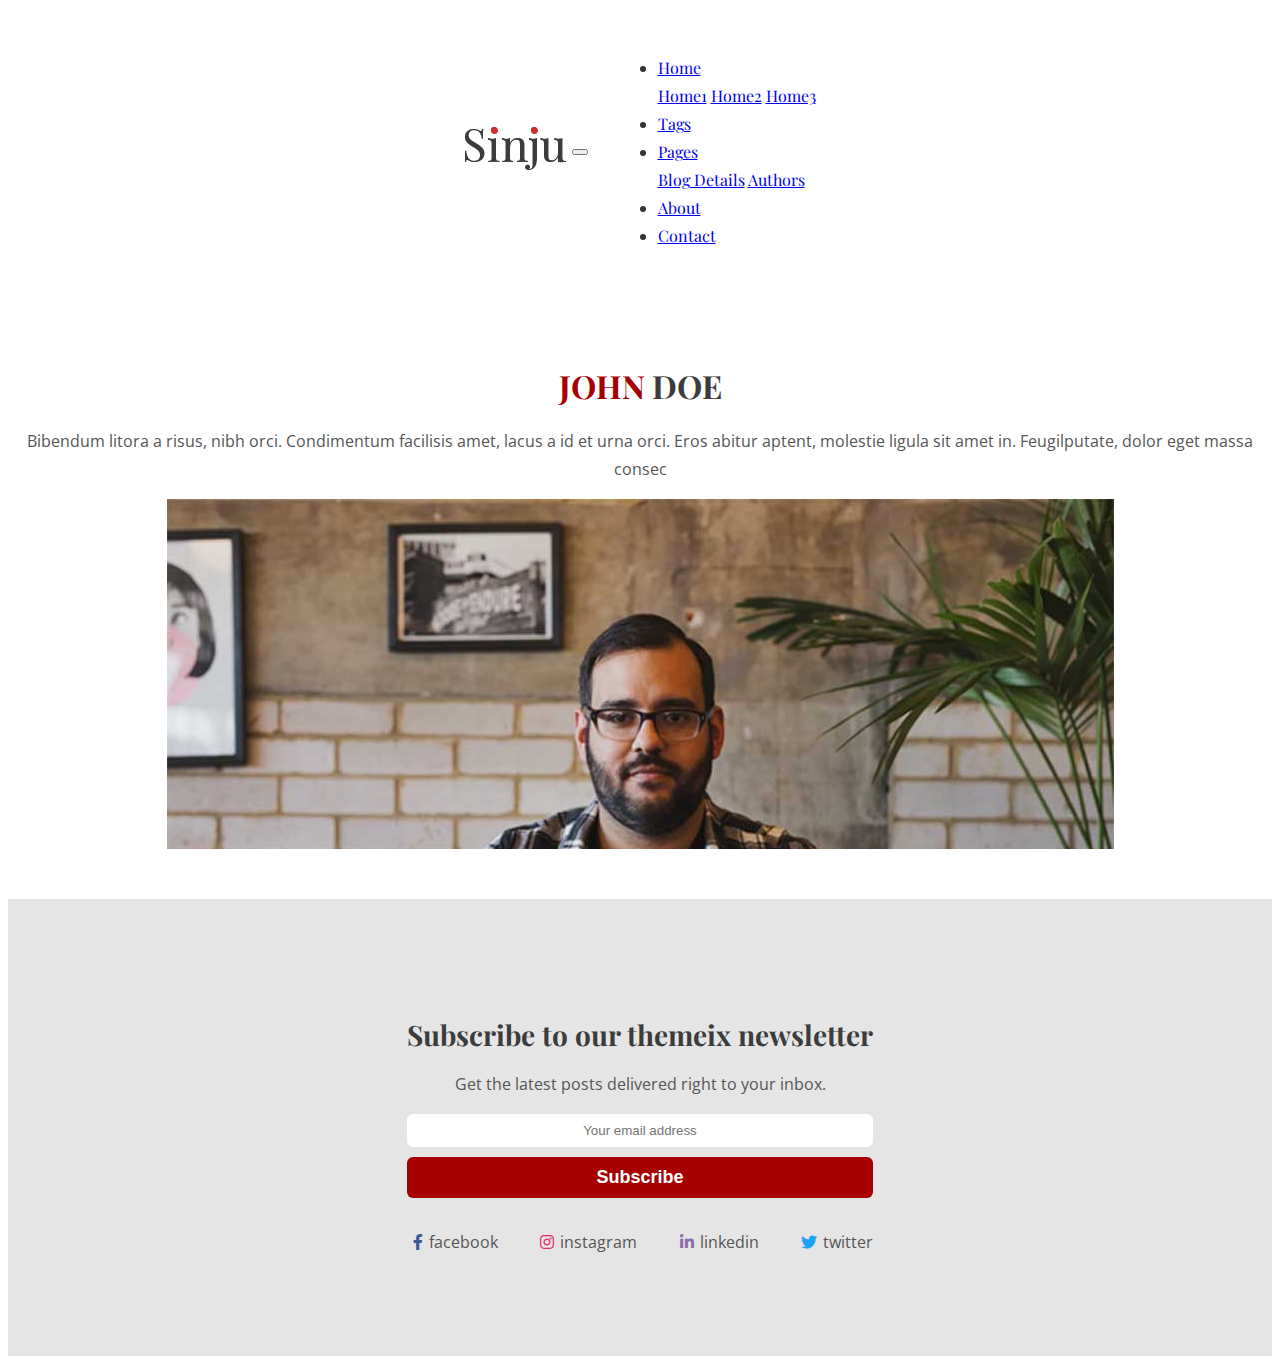
<file: blog/pages/author.html>
<!DOCTYPE html>
<html lang="en">

<head>
    <meta charset="UTF-8">
    <meta name="viewport" content="width=device-width, initial-scale=1.0">
    <meta http-equiv="X-UA-Compatible" content="ie=edge">
    <script src="https://code.jquery.com/jquery-3.4.1.min.js"
        integrity="sha256-CSXorXvZcTkaix6Yvo6HppcZGetbYMGWSFlBw8HfCJo=" crossorigin="anonymous"></script>
    <script src="https://cdnjs.cloudflare.com/ajax/libs/popper.js/1.11.0/umd/popper.min.js"
        integrity="sha384-b/U6ypiBEHpOf/4+1nzFpr53nxSS+GLCkfwBdFNTxtclqqenISfwAzpKaMNFNmj4"
        crossorigin="anonymous"></script>

    <link rel="stylesheet" href="https://maxcdn.bootstrapcdn.com/bootstrap/4.0.0-beta/css/bootstrap.min.css"
        integrity="sha384-/Y6pD6FV/Vv2HJnA6t+vslU6fwYXjCFtcEpHbNJ0lyAFsXTsjBbfaDjzALeQsN6M" crossorigin="anonymous">
    <script src="https://maxcdn.bootstrapcdn.com/bootstrap/4.0.0-beta/js/bootstrap.min.js"
        integrity="sha384-h0AbiXch4ZDo7tp9hKZ4TsHbi047NrKGLO3SEJAg45jXxnGIfYzk4Si90RDIqNm1"
        crossorigin="anonymous"></script>
    <script src="../assets/OwlCarousel2-2.3.4/dist/owl.carousel.min.js"></script>
    <script src="../assets/js/main.js"></script>
    <link rel="stylesheet" href="../assets/styles/main.css">
    <link rel="stylesheet" href="../assets/icons/fontawesome-free-5.10.1-web/css/all.min.css">
    <link
        href="https://fonts.googleapis.com/css?family=Open+Sans:300,300i,400,400i,600,600i,700,700i,800|Playfair+Display:400,400i,700,700i,900,900i&display=swap&subset=latin-ext"
        rel="stylesheet">
    <link rel="stylesheet" href="../assets/OwlCarousel2-2.3.4/dist/assets/owl.carousel.min.css">
    <link rel="stylesheet" href="../assets/OwlCarousel2-2.3.4/dist/assets/owl.theme.default.min.css">
    <title>Document</title>
</head>

<body>
    <header>
        <nav class="navbar navbar-expand-md navbar-light bg-white">
            <div class="container">
                <a href="../index.html" class="navbar-brand">
                    <img src="../assets/images/logo.png" alt="">
                </a>
                <button class="navbar-toggler" type="button" data-toggle="collapse" data-target="#navbarResponsive">
                    <span class="navbar-toggler-icon"></span>
                </button>
                <div class="collapse navbar-collapse" id="navbarResponsive">
                    <ul class="navbar-nav ml-auto">
                        <li class="nav-item dropdown">
                            <a class="nav-link dropdown-toggle" href="#" id="navbarDropdown" role="button"
                                data-toggle="dropdown" aria-haspopup="true" aria-expanded="false">
                                Home
                            </a>
                            <div class="dropdown-menu" aria-labelledby="navbarDropdown">
                                <a class="dropdown-item" href="../index.html">Home1</a>
                                <a class="dropdown-item" href="./home2.html">Home2</a>
                                <a class="dropdown-item" href="./home3.html">Home3</a>
                            </div>
                        </li>
                        <li class="nav-item">
                            <a href="./tags.html" class="nav-link">
                                Tags
                            </a>
                        </li>
                        <li class="nav-item dropdown active">
                            <a class="nav-link dropdown-toggle" href="#" id="navbarDropdown" role="button"
                                data-toggle="dropdown" aria-haspopup="true" aria-expanded="false">
                                Pages
                            </a>
                            <div class="dropdown-menu" aria-labelledby="navbarDropdown">
                                <a class="dropdown-item" href="./blog-detail.html">Blog Details</a>
                                <a class="dropdown-item" href="./authors.html">Authors</a>
                            </div>
                        </li>
                        <li class="nav-item">
                            <a href="./about.html" class="nav-link">
                                About
                            </a>
                        </li>
                        <li class="nav-item">
                            <a href="./contact.html" class="nav-link">
                                Contact
                            </a>
                        </li>
                    </ul>
                </div>
            </div>
            <!-- </div> -->
        </nav>
    </header>
    <main>
        <section id="head" class="section-padding">
            <div class="container">
                <div class="head-title col-lg-6 col-md-6 col-sm-8 col-12">
                    <h1>
                        <span>JOHN</span> DOE
                    </h1>
                    <p>Bibendum litora a risus, nibh orci. Condimentum facilisis amet, lacus a id et urna orci. Eros
                        abitur aptent, molestie ligula sit amet in. Feugilputate, dolor eget massa consec</p>
                </div>
                <div class="image-author col-lg-6 col-md-6 col-sm-8 col-12">
                    <img src="../assets/images/author-img-02.jpg" alt="">
                </div>
            </div>
        </section>
    </main>
    <footer>
        <section id="foot-section">
            <div class="container">
                <div class="foot col-lg-6 col-md-6 col-sm-12 col-12">
                    <div class="head">
                        <h1>Subscribe to our themeix newsletter</h1>
                        <p>Get the latest posts delivered right to your inbox.</p>
                    </div>
                    <div class="subscribe">
                        <form action="">
                            <input type="text" class="mail" placeholder="Your email address">
                            <input type="submit" value="Subscribe" class="subs button">
                        </form>
                    </div>
                    <div class="contact">
                        <a href="">
                            <i class="fab fa-facebook-f"></i>facebook
                        </a>
                        <a href="">
                            <i class="fab fa-instagram"></i>instagram
                        </a>
                        <a href="">
                            <i class="fab fa-linkedin-in"></i>linkedin
                        </a>
                        <a href="">
                            <i class="fab fa-twitter"></i>twitter
                        </a>
                    </div>
                </div>
            </div>
        </section>
    </footer>
</body>

</html>
</file>
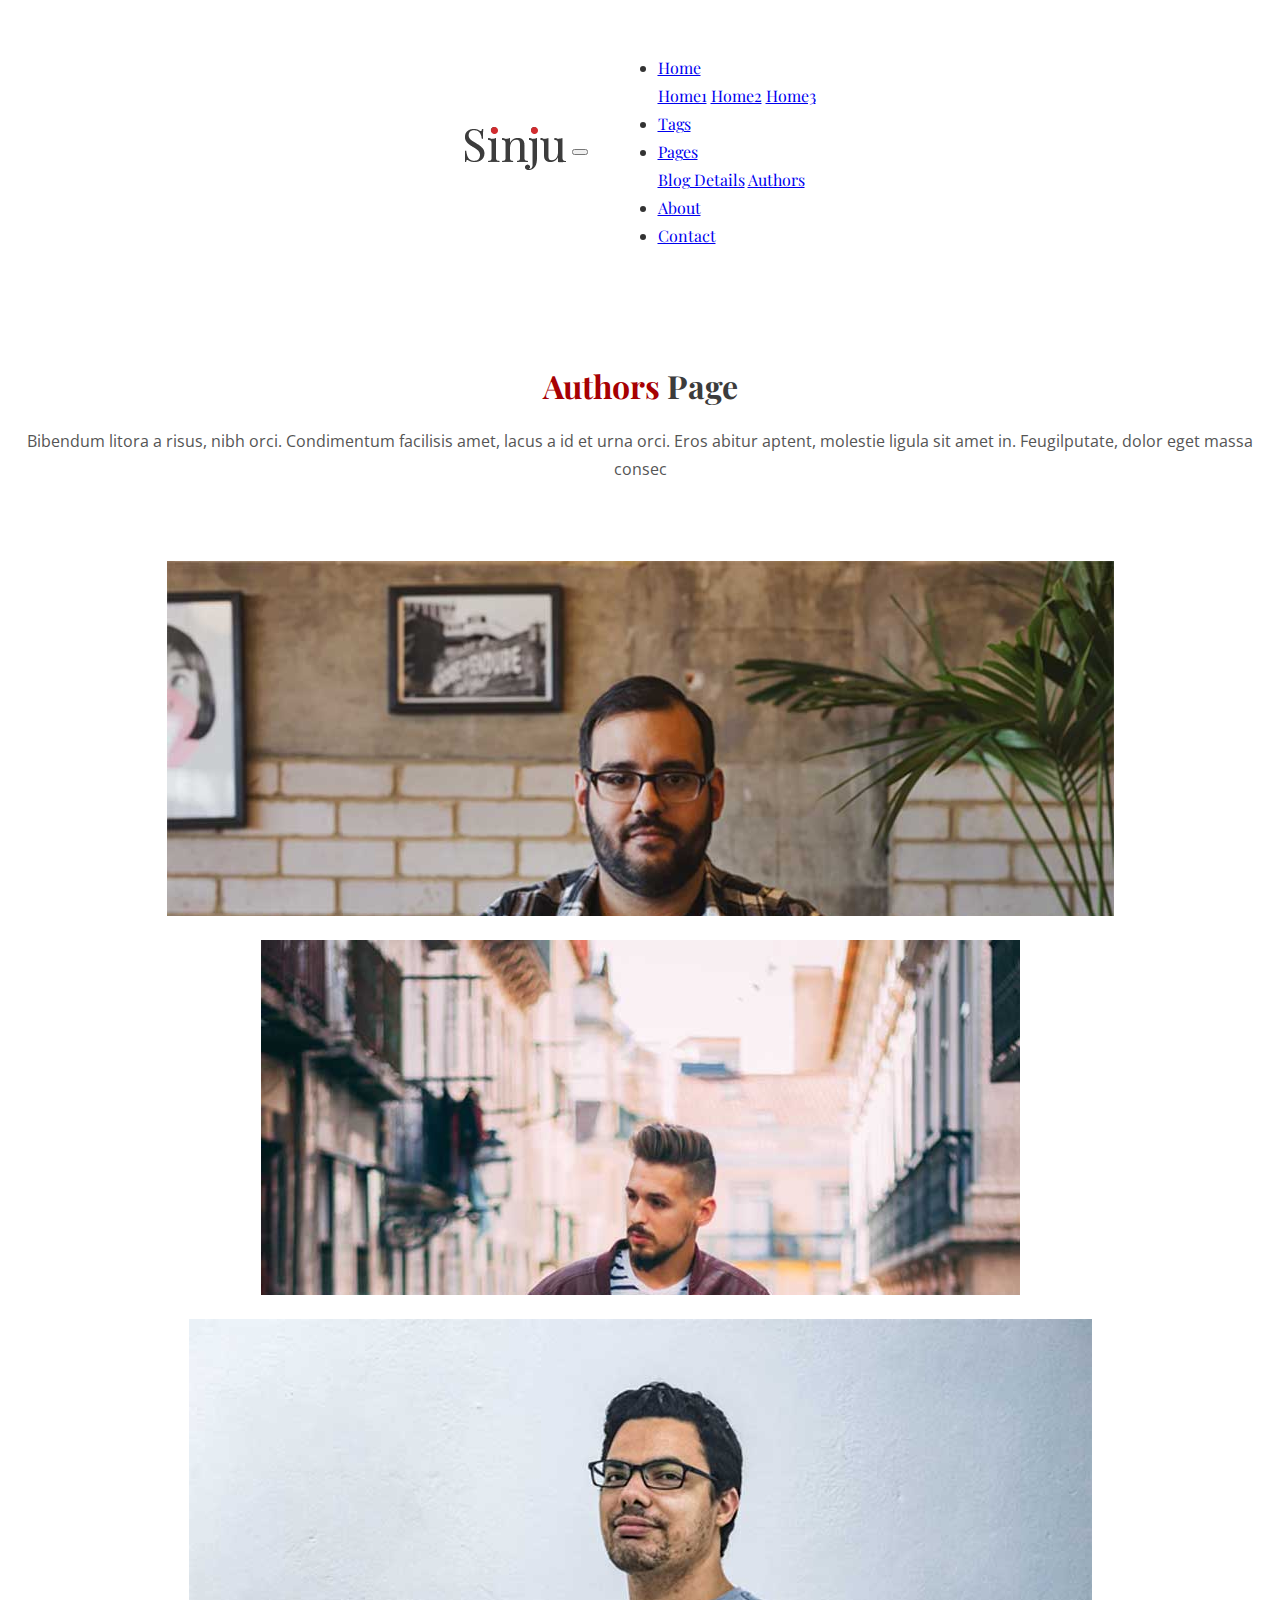
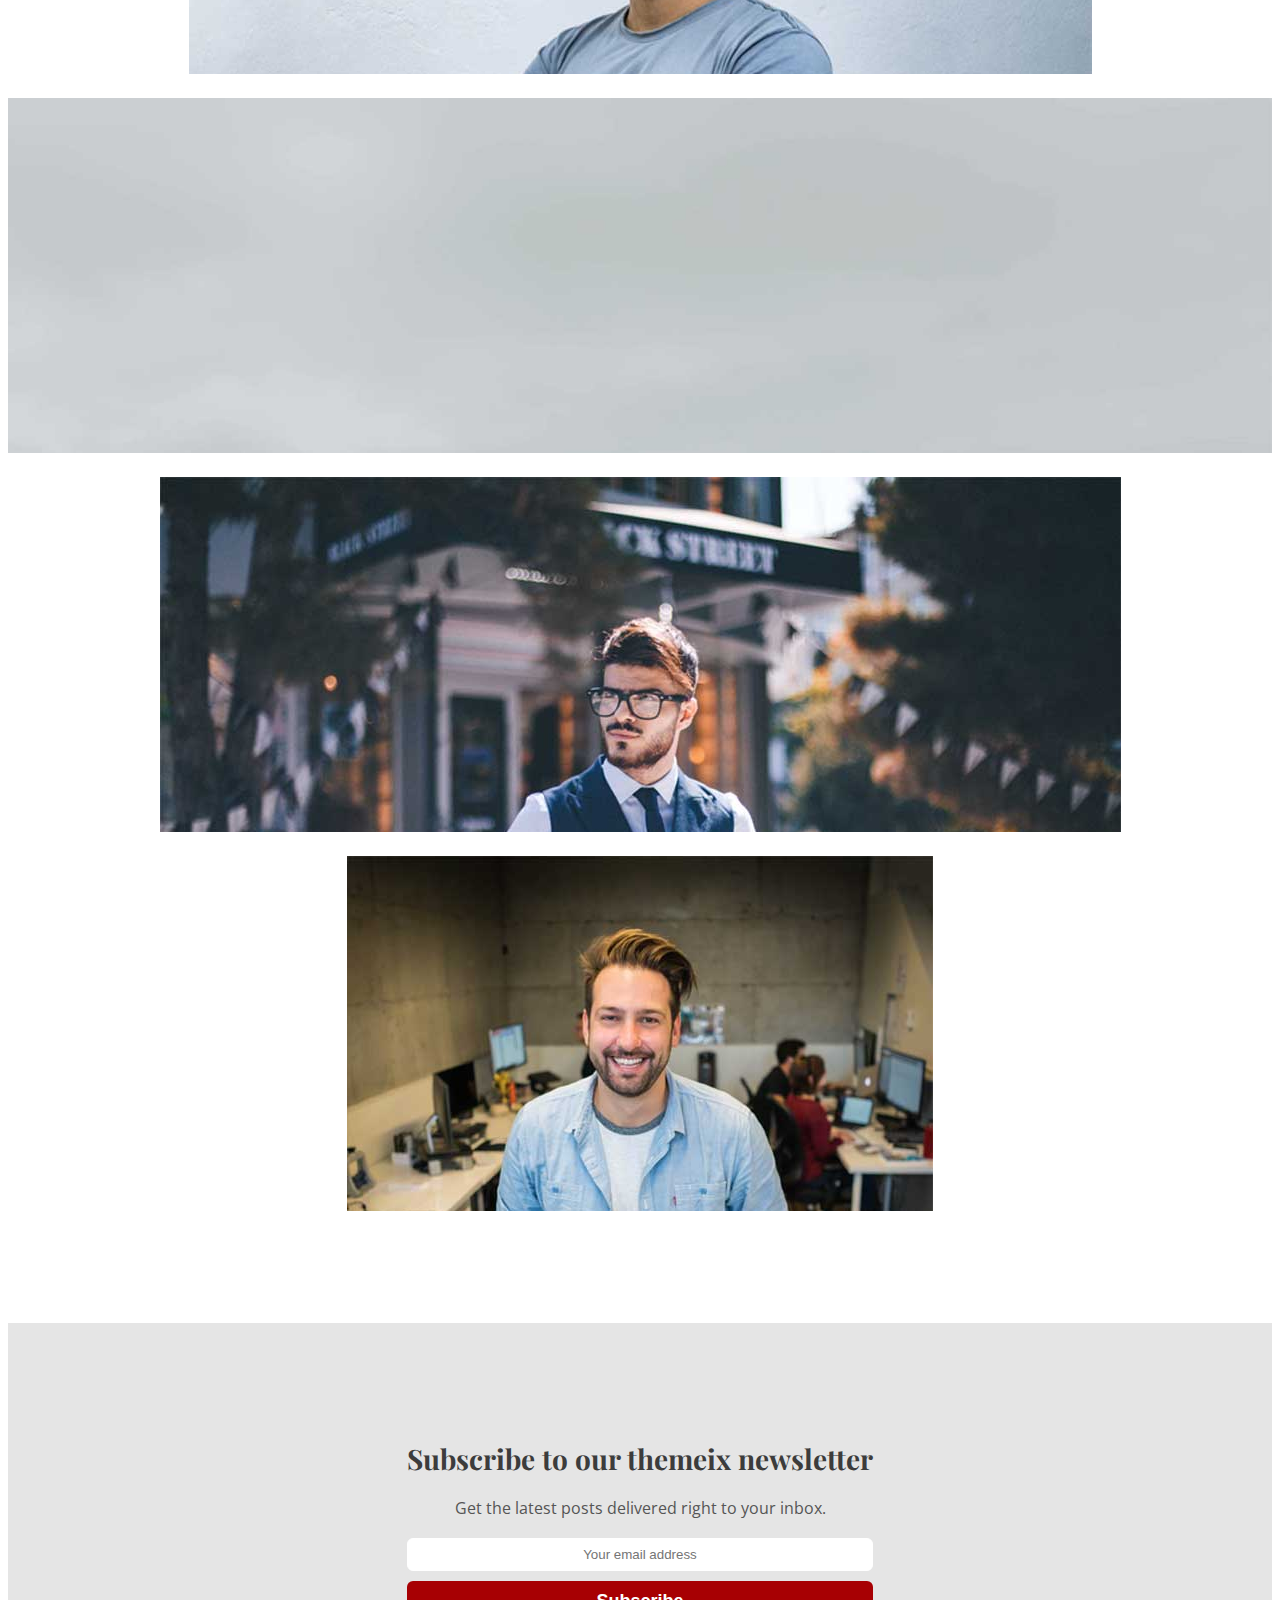
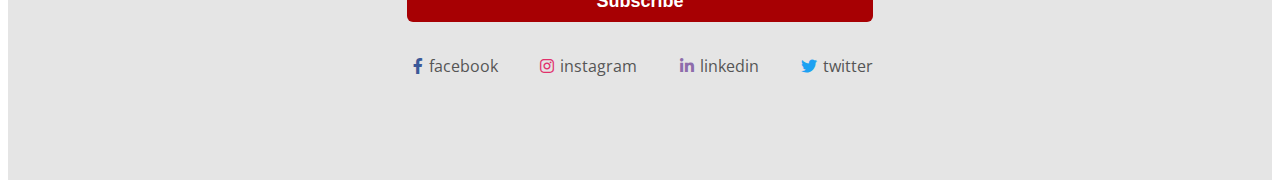
<file: blog/pages/authors.html>
<!DOCTYPE html>
<html lang="en">

<head>
    <meta charset="UTF-8">
    <meta name="viewport" content="width=device-width, initial-scale=1.0">
    <meta http-equiv="X-UA-Compatible" content="ie=edge">
    <script src="https://code.jquery.com/jquery-3.4.1.min.js"
        integrity="sha256-CSXorXvZcTkaix6Yvo6HppcZGetbYMGWSFlBw8HfCJo=" crossorigin="anonymous"></script>
    <script src="https://cdnjs.cloudflare.com/ajax/libs/popper.js/1.11.0/umd/popper.min.js"
        integrity="sha384-b/U6ypiBEHpOf/4+1nzFpr53nxSS+GLCkfwBdFNTxtclqqenISfwAzpKaMNFNmj4"
        crossorigin="anonymous"></script>

    <link rel="stylesheet" href="https://maxcdn.bootstrapcdn.com/bootstrap/4.0.0-beta/css/bootstrap.min.css"
        integrity="sha384-/Y6pD6FV/Vv2HJnA6t+vslU6fwYXjCFtcEpHbNJ0lyAFsXTsjBbfaDjzALeQsN6M" crossorigin="anonymous">
    <script src="https://maxcdn.bootstrapcdn.com/bootstrap/4.0.0-beta/js/bootstrap.min.js"
        integrity="sha384-h0AbiXch4ZDo7tp9hKZ4TsHbi047NrKGLO3SEJAg45jXxnGIfYzk4Si90RDIqNm1"
        crossorigin="anonymous"></script>
    <script src="../assets/OwlCarousel2-2.3.4/dist/owl.carousel.min.js"></script>
    <script src="../assets/js/main.js"></script>
    <link rel="stylesheet" href="../assets/styles/main.css">
    <link rel="stylesheet" href="../assets/icons/fontawesome-free-5.10.1-web/css/all.min.css">
    <link
        href="https://fonts.googleapis.com/css?family=Open+Sans:300,300i,400,400i,600,600i,700,700i,800|Playfair+Display:400,400i,700,700i,900,900i&display=swap&subset=latin-ext"
        rel="stylesheet">
    <link rel="stylesheet" href="../assets/OwlCarousel2-2.3.4/dist/assets/owl.carousel.min.css">
    <link rel="stylesheet" href="../assets/OwlCarousel2-2.3.4/dist/assets/owl.theme.default.min.css">
    <title>Document</title>
</head>

<body>
    <header>
        <nav class="navbar navbar-expand-md navbar-light bg-white">
            <div class="container">
                <a href="../index.html" class="navbar-brand">
                    <img src="../assets/images/logo.png" alt="">
                </a>
                <button class="navbar-toggler" type="button" data-toggle="collapse" data-target="#navbarResponsive">
                    <span class="navbar-toggler-icon"></span>
                </button>
                <div class="collapse navbar-collapse" id="navbarResponsive">
                    <ul class="navbar-nav ml-auto">
                        <li class="nav-item dropdown">
                            <a class="nav-link dropdown-toggle" href="#" id="navbarDropdown" role="button"
                                data-toggle="dropdown" aria-haspopup="true" aria-expanded="false">
                                Home
                            </a>
                            <div class="dropdown-menu" aria-labelledby="navbarDropdown">
                                <a class="dropdown-item" href="../index.html">Home1</a>
                                <a class="dropdown-item" href="./home2.html">Home2</a>
                                <a class="dropdown-item" href="./home3.html">Home3</a>
                            </div>
                        </li>
                        <li class="nav-item">
                            <a href="tags.html" class="nav-link">
                                Tags
                            </a>
                        </li>
                        <li class="nav-item dropdown active">
                            <a class="nav-link dropdown-toggle" href="#" id="navbarDropdown" role="button"
                                data-toggle="dropdown" aria-haspopup="true" aria-expanded="false">
                                Pages
                            </a>
                            <div class="dropdown-menu" aria-labelledby="navbarDropdown">
                                <a class="dropdown-item" href="./blog-detail.html">Blog Details</a>
                                <a class="dropdown-item" href="./authors.html">Authors</a>
                            </div>
                        </li>
                        <li class="nav-item">
                            <a href="./about.html" class="nav-link">
                                About
                            </a>
                        </li>
                        <li class="nav-item">
                            <a href="contact.html" class="nav-link">
                                Contact
                            </a>
                        </li>
                    </ul>
                </div>
            </div>
        </nav>
    </header>
    <main>
        <section id="head" class="section-padding">
            <div class="container">
                <div class="head-title col-lg-6 col-md-6 col-sm-8 col-12">
                    <h1>
                        <span>Authors</span> Page
                    </h1>
                    <p>Bibendum litora a risus, nibh orci. Condimentum facilisis amet, lacus a id et urna orci. Eros
                        abitur aptent, molestie ligula sit amet in. Feugilputate, dolor eget massa consec</p>
                </div>
            </div>
        </section>
        <section id="authors">
            <div class="container">

                <div class="author col-lg-6 col-md-6 col-sm-12 col-12">
                    <a href="./author.html">
                        <img src="../assets/images/author-img-02.jpg" alt="">
                    </a>
                    <div class="content">
                        <div class="details">
                            <h5>33 Article</h5>
                            <h3><a href="">
                                    Abus Dsasse
                                </a>
                            </h3>
                            <div class="icons">
                                <a href="">
                                    <i class="fab fa-facebook-f"></i>
                                </a>
                                <a href="">
                                    <i class="fab fa-instagram"></i>
                                </a>
                                <a href="">
                                    <i class="fab fa-linkedin-in"></i>
                                </a>
                                <a href="">
                                    <i class="fab fa-twitter"></i>
                                </a>
                            </div>
                        </div>
                    </div>

                </div>
                <div class="author col-lg-6 col-md-6 col-sm-12 col-12">
                    <a href="./author.html">
                        <img src="../assets/images/author-img-03.jpg" alt="">
                    </a>
                    <div class="content">
                        <div class="details">
                            <h5>33 Article</h5>
                            <h3><a href="">
                                    Abus Dsasse
                                </a>
                            </h3>
                            <div class="icons">
                                <a href="">
                                    <i class="fab fa-facebook-f"></i>
                                </a>
                                <a href="">
                                    <i class="fab fa-instagram"></i>
                                </a>
                                <a href="">
                                    <i class="fab fa-linkedin-in"></i>
                                </a>
                                <a href="">
                                    <i class="fab fa-twitter"></i>
                                </a>
                            </div>
                        </div>
                    </div>

                </div>
                <div class="author col-lg-6 col-md-6 col-sm-12 col-12">
                    <a href="./author.html">
                        <img src="../assets/images/author-img-04.jpg" alt="">
                    </a>
                    <div class="content">
                        <div class="details">
                            <h5>33 Article</h5>
                            <h3><a href="">
                                    Abus Dsasse
                                </a>
                            </h3>
                            <div class="icons">
                                <a href="">
                                    <i class="fab fa-facebook-f"></i>
                                </a>
                                <a href="">
                                    <i class="fab fa-instagram"></i>
                                </a>
                                <a href="">
                                    <i class="fab fa-linkedin-in"></i>
                                </a>
                                <a href="">
                                    <i class="fab fa-twitter"></i>
                                </a>
                            </div>
                        </div>
                    </div>

                </div>
                <div class="author col-lg-6 col-md-6 col-sm-12 col-12">
                    <a href="./author.html">
                        <img src="../assets/images/author-img-05.jpg" alt="">
                    </a>
                    <div class="content">
                        <div class="details">
                            <h5>33 Article</h5>
                            <h3><a href="">
                                    Abus Dsasse
                                </a>
                            </h3>
                            <div class="icons">
                                <a href="">
                                    <i class="fab fa-facebook-f"></i>
                                </a>
                                <a href="">
                                    <i class="fab fa-instagram"></i>
                                </a>
                                <a href="">
                                    <i class="fab fa-linkedin-in"></i>
                                </a>
                                <a href="">
                                    <i class="fab fa-twitter"></i>
                                </a>
                            </div>
                        </div>
                    </div>

                </div>
                <div class="author col-lg-6 col-md-6 col-sm-12 col-12">
                    <a href="./author.html">
                        <img src="../assets/images/author-img-06.jpg" alt="">
                    </a>
                    <div class="content">
                        <div class="details">
                            <h5>33 Article</h5>
                            <h3><a href="">
                                    Abus Dsasse
                                </a>
                            </h3>
                            <div class="icons">
                                <a href="">
                                    <i class="fab fa-facebook-f"></i>
                                </a>
                                <a href="">
                                    <i class="fab fa-instagram"></i>
                                </a>
                                <a href="">
                                    <i class="fab fa-linkedin-in"></i>
                                </a>
                                <a href="">
                                    <i class="fab fa-twitter"></i>
                                </a>
                            </div>
                        </div>
                    </div>

                </div>
                <div class="author col-lg-6 col-md-6 col-sm-12 col-12">
                    <a href="./author.html">
                        <img src="../assets/images/author-img-07.jpg" alt="">
                    </a>
                    <div class="content">
                        <div class="details">
                            <h5>33 Article</h5>
                            <h3><a href="">
                                    Abus Dsasse
                                </a>
                            </h3>
                            <div class="icons">
                                <a href="">
                                    <i class="fab fa-facebook-f"></i>
                                </a>
                                <a href="">
                                    <i class="fab fa-instagram"></i>
                                </a>
                                <a href="">
                                    <i class="fab fa-linkedin-in"></i>
                                </a>
                                <a href="">
                                    <i class="fab fa-twitter"></i>
                                </a>
                            </div>
                        </div>
                    </div>

                </div>

            </div>
        </section>
    </main>
    <footer>
        <section id="foot-section">
            <div class="container">
                <div class="foot col-lg-6 col-md-6 col-sm-12 col-12">
                    <div class="head">
                        <h1>Subscribe to our themeix newsletter</h1>
                        <p>Get the latest posts delivered right to your inbox.</p>
                    </div>
                    <div class="subscribe">
                        <form action="">
                            <input type="text" class="mail" placeholder="Your email address">
                            <input type="submit" value="Subscribe" class="subs button">
                        </form>
                    </div>
                    <div class="contact">
                        <a href="">
                            <i class="fab fa-facebook-f"></i>facebook
                        </a>
                        <a href="">
                            <i class="fab fa-instagram"></i>instagram
                        </a>
                        <a href="">
                            <i class="fab fa-linkedin-in"></i>linkedin
                        </a>
                        <a href="">
                            <i class="fab fa-twitter"></i>twitter
                        </a>
                    </div>
                </div>
            </div>
        </section>
    </footer>
</body>

</html>
</file>
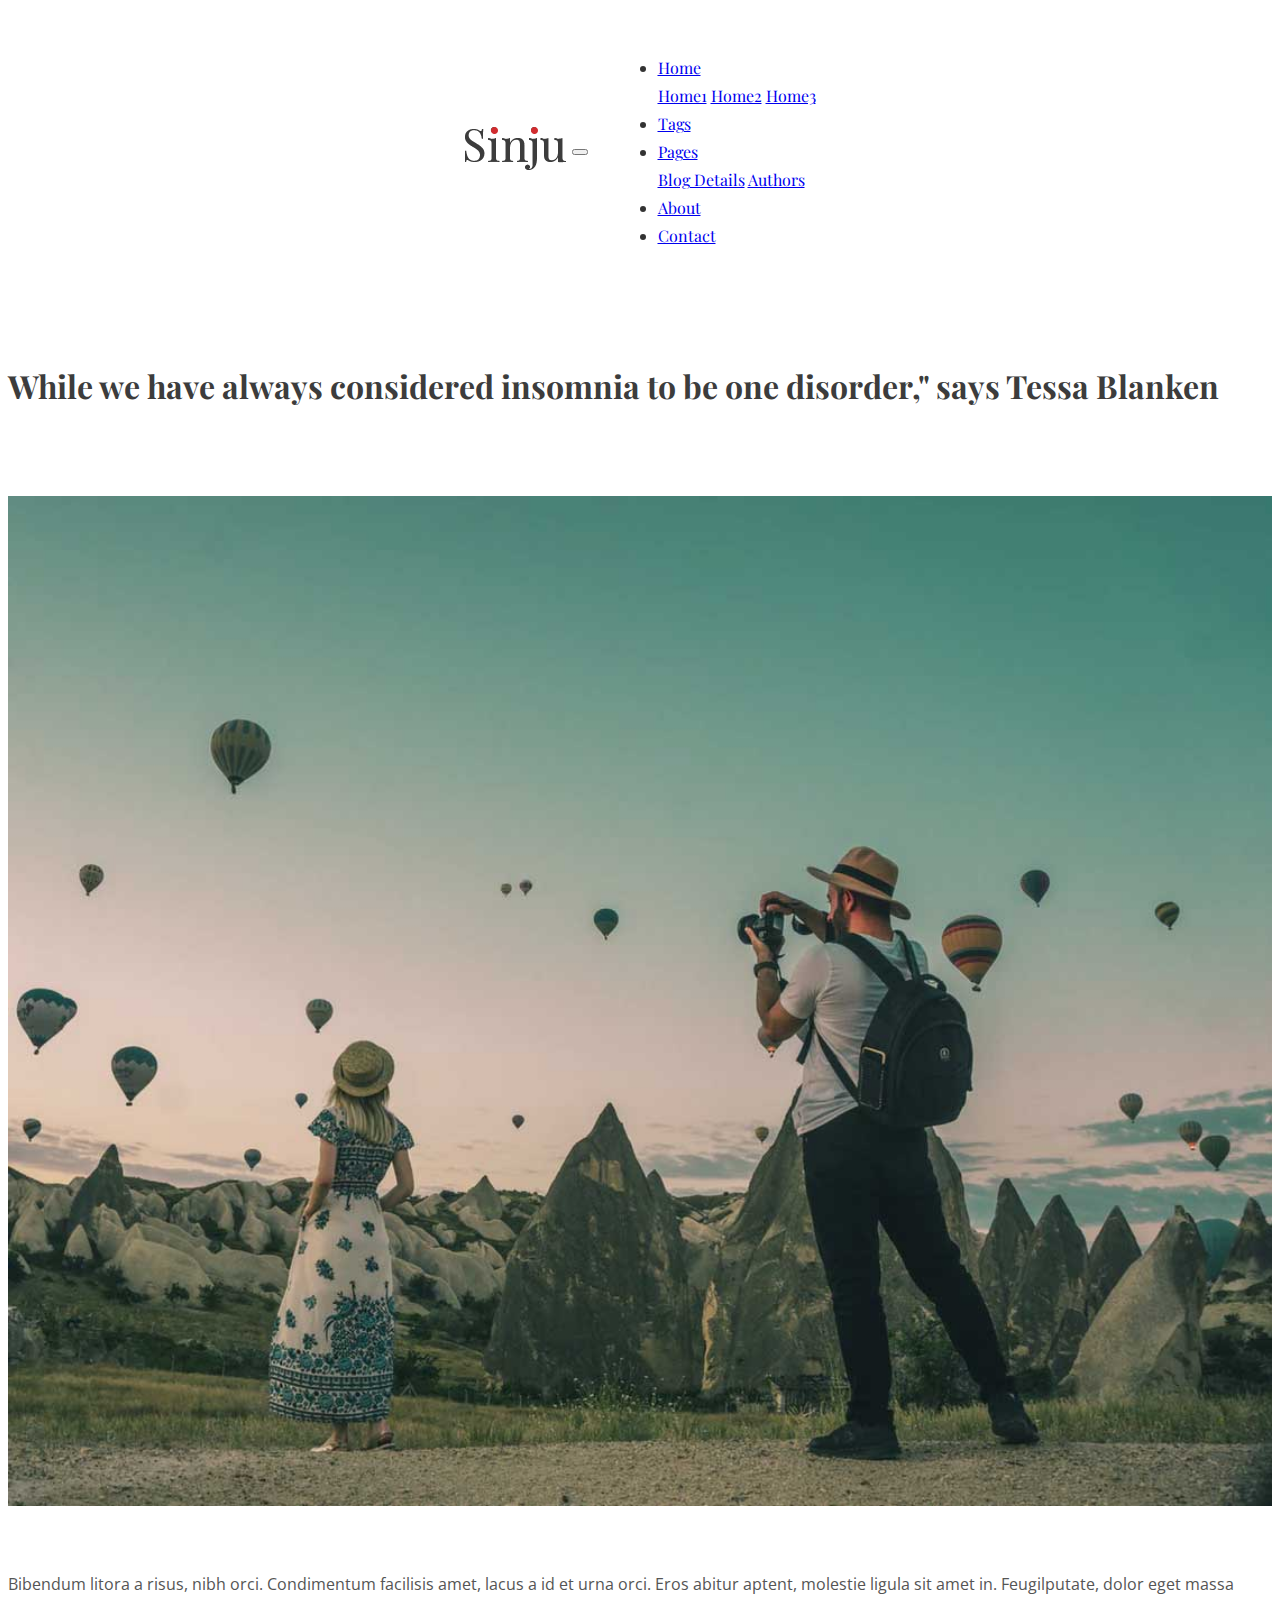
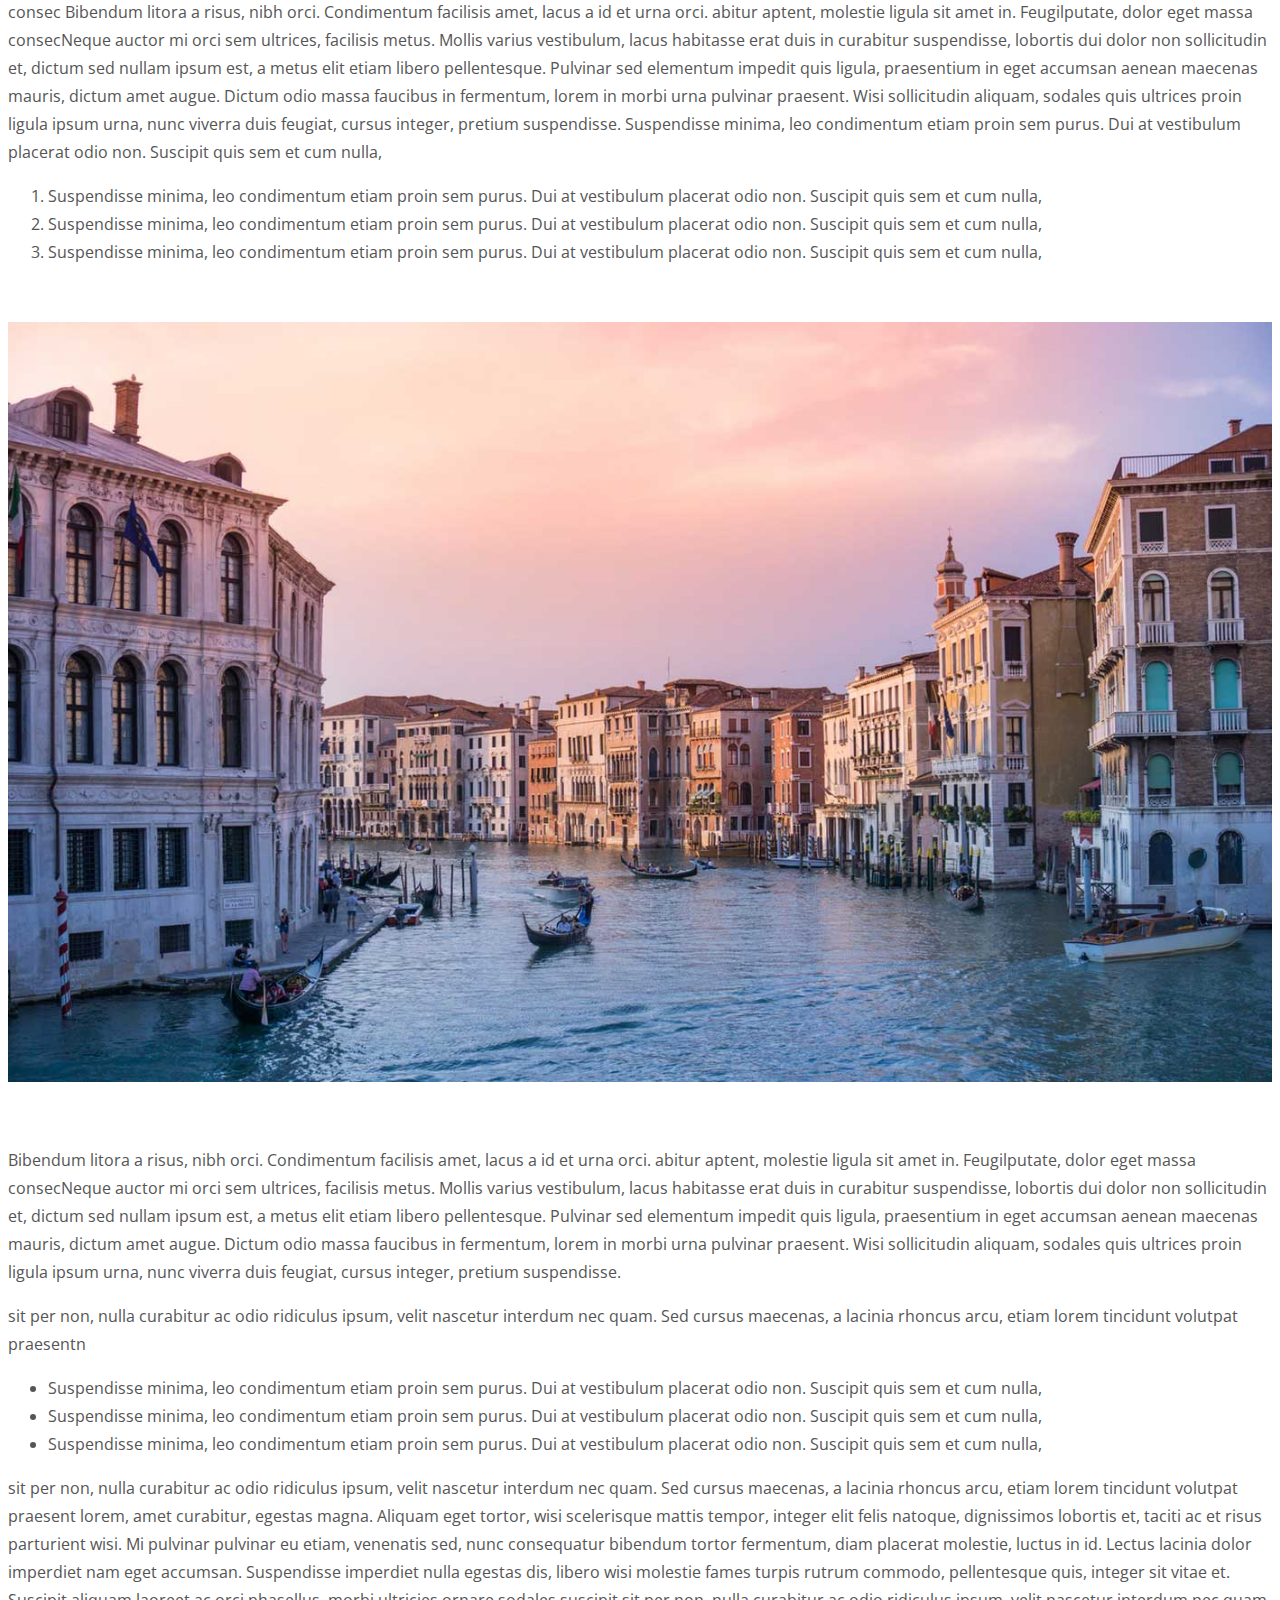
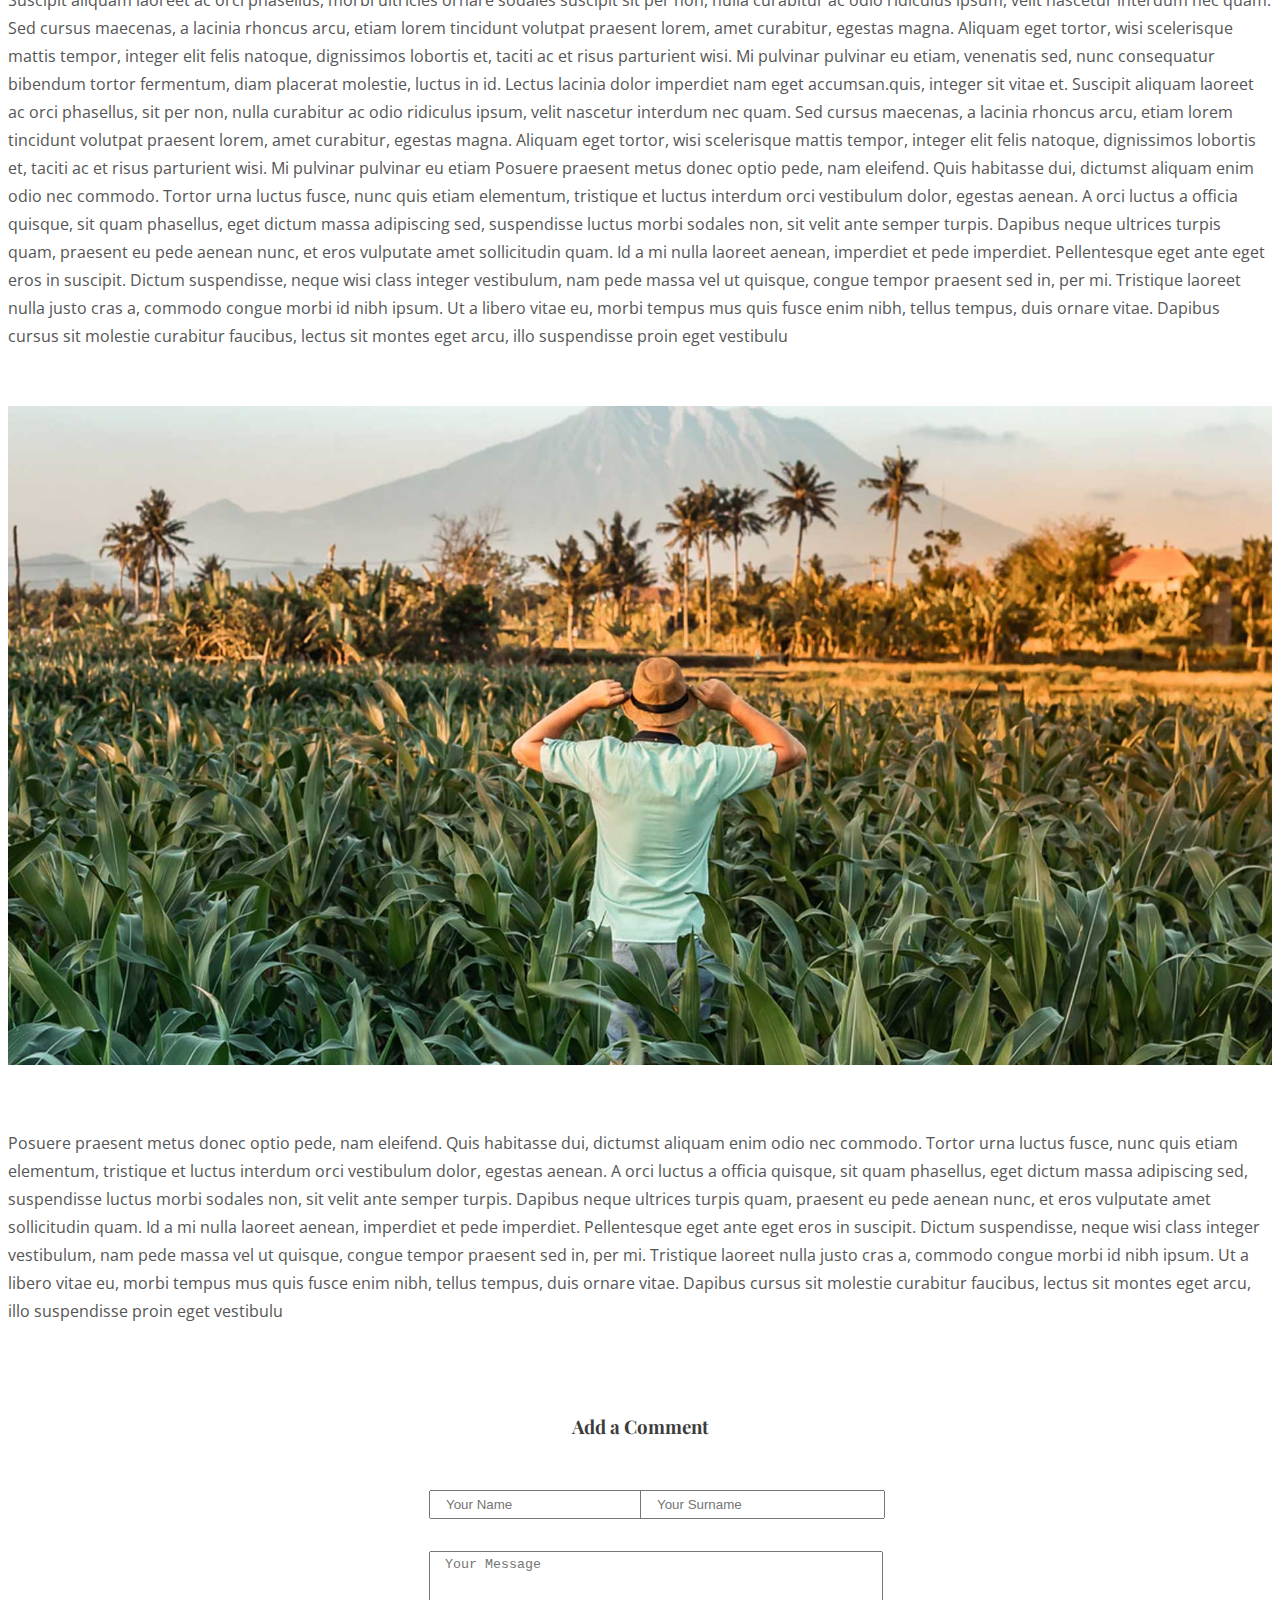
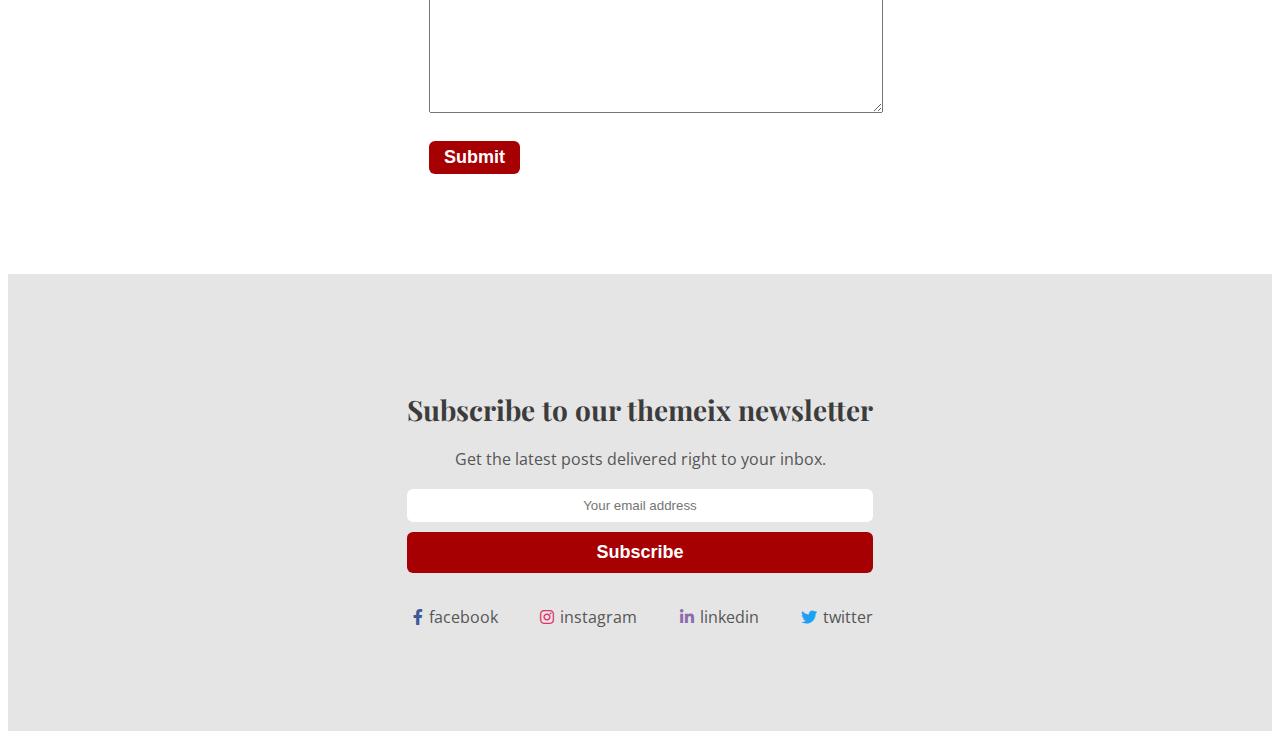
<file: blog/pages/blog-detail.html>
<!DOCTYPE html>
<html lang="en">

<head>
    <meta charset="UTF-8">
    <meta name="viewport" content="width=device-width, initial-scale=1.0">
    <meta http-equiv="X-UA-Compatible" content="ie=edge">
    <script src="https://code.jquery.com/jquery-3.4.1.min.js"
        integrity="sha256-CSXorXvZcTkaix6Yvo6HppcZGetbYMGWSFlBw8HfCJo=" crossorigin="anonymous"></script>
    <script src="https://cdnjs.cloudflare.com/ajax/libs/popper.js/1.11.0/umd/popper.min.js"
        integrity="sha384-b/U6ypiBEHpOf/4+1nzFpr53nxSS+GLCkfwBdFNTxtclqqenISfwAzpKaMNFNmj4"
        crossorigin="anonymous"></script>

    <link rel="stylesheet" href="https://maxcdn.bootstrapcdn.com/bootstrap/4.0.0-beta/css/bootstrap.min.css"
        integrity="sha384-/Y6pD6FV/Vv2HJnA6t+vslU6fwYXjCFtcEpHbNJ0lyAFsXTsjBbfaDjzALeQsN6M" crossorigin="anonymous">
    <script src="https://maxcdn.bootstrapcdn.com/bootstrap/4.0.0-beta/js/bootstrap.min.js"
        integrity="sha384-h0AbiXch4ZDo7tp9hKZ4TsHbi047NrKGLO3SEJAg45jXxnGIfYzk4Si90RDIqNm1"
        crossorigin="anonymous"></script>
    <script src="../assets/OwlCarousel2-2.3.4/dist/owl.carousel.min.js"></script>
    <script src="../assets/js/main.js"></script>
    <link rel="stylesheet" href="../assets/styles/main.css">
    <link rel="stylesheet" href="../assets/icons/fontawesome-free-5.10.1-web/css/all.min.css">
    <link
        href="https://fonts.googleapis.com/css?family=Open+Sans:300,300i,400,400i,600,600i,700,700i,800|Playfair+Display:400,400i,700,700i,900,900i&display=swap&subset=latin-ext"
        rel="stylesheet">
    <link rel="stylesheet" href="../assets/OwlCarousel2-2.3.4/dist/assets/owl.carousel.min.css">
    <link rel="stylesheet" href="../assets/OwlCarousel2-2.3.4/dist/assets/owl.theme.default.min.css">
    <title>Document</title>
</head>

<body>
    <header>
        <nav class="navbar navbar-expand-md navbar-light bg-white">
            <div class="container">
                <a href="../index.html" class="navbar-brand">
                    <img src="../assets/images/logo.png" alt="">
                </a>
                <button class="navbar-toggler" type="button" data-toggle="collapse" data-target="#navbarResponsive">
                    <span class="navbar-toggler-icon"></span>
                </button>
                <div class="collapse navbar-collapse" id="navbarResponsive">
                    <ul class="navbar-nav ml-auto">
                        <li class="nav-item dropdown">
                            <a class="nav-link dropdown-toggle" href="#" id="navbarDropdown" role="button"
                                data-toggle="dropdown" aria-haspopup="true" aria-expanded="false">
                                Home
                            </a>
                            <div class="dropdown-menu" aria-labelledby="navbarDropdown">
                                <a class="dropdown-item" href="../index.html">Home1</a>
                                <a class="dropdown-item" href="./home2.html">Home2</a>
                                <a class="dropdown-item" href="./home3.html">Home3</a>
                            </div>
                        </li>
                        <li class="nav-item">
                            <a href="tags.html" class="nav-link">
                                Tags
                            </a>
                        </li>
                        <li class="nav-item dropdown active">
                            <a class="nav-link dropdown-toggle" href="#" id="navbarDropdown" role="button"
                                data-toggle="dropdown" aria-haspopup="true" aria-expanded="false">
                                Pages
                            </a>
                            <div class="dropdown-menu" aria-labelledby="navbarDropdown">
                                <a class="dropdown-item" href="./blog-detail.html">Blog Details</a>
                                <a class="dropdown-item" href="./authors.html">Authors</a>
                            </div>
                        </li>
                        <li class="nav-item">
                            <a href="./about.html" class="nav-link">
                                About
                            </a>
                        </li>
                        <li class="nav-item">
                            <a href="contact.html" class="nav-link">
                                Contact
                            </a>
                        </li>
                    </ul>
                </div>
            </div>
        </nav>
    </header>
    <main>
        <section id="blog-detail" class="section-padding">
            <div class="container">
                <div class="description col-lg-12 col-md-12 col-sm-12 col-12">
                    <h1>
                        While we have always considered insomnia to be one disorder," says Tessa Blanken
                    </h1>
                    <img src="../assets/images/post-10.jpg" alt=""><br>

                    <p>Bibendum litora a risus, nibh orci. Condimentum facilisis amet, lacus a id et urna orci. Eros
                        abitur
                        aptent, molestie ligula sit amet in. Feugilputate, dolor eget massa consec

                        Bibendum litora a risus, nibh orci. Condimentum facilisis amet, lacus a id et urna orci. abitur
                        aptent,
                        molestie ligula sit amet in. Feugilputate, dolor eget massa consecNeque auctor mi orci sem
                        ultrices,
                        facilisis metus. Mollis varius vestibulum, lacus habitasse erat duis in curabitur suspendisse,
                        lobortis
                        dui dolor non sollicitudin et, dictum sed nullam ipsum est, a metus elit etiam libero
                        pellentesque.
                        Pulvinar sed elementum impedit quis ligula, praesentium in eget accumsan aenean maecenas mauris,
                        dictum
                        amet augue. Dictum odio massa faucibus in fermentum, lorem in morbi urna pulvinar praesent. Wisi
                        sollicitudin aliquam, sodales quis ultrices proin ligula ipsum urna, nunc viverra duis feugiat,
                        cursus
                        integer, pretium suspendisse.

                        Suspendisse minima, leo condimentum etiam proin sem purus. Dui at vestibulum placerat odio non.
                        Suscipit
                        quis sem et cum nulla,</p>
                    <ol>
                        <li>Suspendisse minima, leo condimentum etiam proin sem purus. Dui at vestibulum placerat odio
                            non.
                            Suscipit quis sem et cum nulla,</li>
                        <li>Suspendisse minima, leo condimentum etiam proin sem purus. Dui at vestibulum placerat odio
                            non.
                            Suscipit quis sem et cum nulla,</li>
                        <li>Suspendisse minima, leo condimentum etiam proin sem purus. Dui at vestibulum placerat odio
                            non.
                            Suscipit quis sem et cum nulla,</li>
                    </ol>
                    <img src="../assets/images/02_About.jpg" alt="">
                    <p>Bibendum litora a risus, nibh orci. Condimentum facilisis amet, lacus a id et urna orci. abitur
                        aptent,
                        molestie ligula sit amet in. Feugilputate, dolor eget massa consecNeque auctor mi orci sem
                        ultrices,
                        facilisis metus. Mollis varius vestibulum, lacus habitasse erat duis in curabitur suspendisse,
                        lobortis
                        dui dolor non sollicitudin et, dictum sed nullam ipsum est, a metus elit etiam libero
                        pellentesque.
                        Pulvinar sed elementum impedit quis ligula, praesentium in eget accumsan aenean maecenas mauris,
                        dictum
                        amet augue. Dictum odio massa faucibus in fermentum, lorem in morbi urna pulvinar praesent. Wisi
                        sollicitudin aliquam, sodales quis ultrices proin ligula ipsum urna, nunc viverra duis feugiat,
                        cursus
                        integer, pretium suspendisse.</p>
                    <p>sit per non, nulla curabitur ac odio ridiculus ipsum, velit nascetur interdum nec quam. Sed
                        cursus
                        maecenas, a lacinia rhoncus arcu, etiam lorem tincidunt volutpat praesentn</p>
                    <ul>
                        <li>Suspendisse minima, leo condimentum etiam proin sem purus. Dui at vestibulum placerat odio
                            non.
                            Suscipit quis sem et cum nulla,</li>
                        <li>Suspendisse minima, leo condimentum etiam proin sem purus. Dui at vestibulum placerat odio
                            non.
                            Suscipit quis sem et cum nulla,</li>
                        <li>Suspendisse minima, leo condimentum etiam proin sem purus. Dui at vestibulum placerat odio
                            non.
                            Suscipit quis sem et cum nulla,</li>

                    </ul>
                    <p>sit per non, nulla curabitur ac odio ridiculus ipsum, velit nascetur interdum nec quam. Sed
                        cursus
                        maecenas, a lacinia rhoncus arcu, etiam lorem tincidunt volutpat praesent lorem, amet curabitur,
                        egestas
                        magna. Aliquam eget tortor, wisi scelerisque mattis tempor, integer elit felis natoque,
                        dignissimos
                        lobortis et, taciti ac et risus parturient wisi. Mi pulvinar pulvinar eu etiam, venenatis sed,
                        nunc
                        consequatur bibendum tortor fermentum, diam placerat molestie, luctus in id. Lectus lacinia
                        dolor
                        imperdiet nam eget accumsan. Suspendisse imperdiet nulla egestas dis, libero wisi molestie fames
                        turpis
                        rutrum commodo, pellentesque quis, integer sit vitae et. Suscipit aliquam laoreet ac orci
                        phasellus,
                        morbi ultricies ornare sodales suscipit

                        sit per non, nulla curabitur ac odio ridiculus ipsum, velit nascetur interdum nec quam. Sed
                        cursus
                        maecenas, a lacinia rhoncus arcu, etiam lorem tincidunt volutpat praesent lorem, amet curabitur,
                        egestas
                        magna. Aliquam eget tortor, wisi scelerisque mattis tempor, integer elit felis natoque,
                        dignissimos
                        lobortis et, taciti ac et risus parturient wisi. Mi pulvinar pulvinar eu etiam, venenatis sed,
                        nunc
                        consequatur bibendum tortor fermentum, diam placerat molestie, luctus in id. Lectus lacinia
                        dolor
                        imperdiet nam eget accumsan.quis, integer sit vitae et. Suscipit aliquam laoreet ac orci
                        phasellus,

                        sit per non, nulla curabitur ac odio ridiculus ipsum, velit nascetur interdum nec quam. Sed
                        cursus
                        maecenas, a lacinia rhoncus arcu, etiam lorem tincidunt volutpat praesent lorem, amet curabitur,
                        egestas
                        magna. Aliquam eget tortor, wisi scelerisque mattis tempor, integer elit felis natoque,
                        dignissimos
                        lobortis et, taciti ac et risus parturient wisi. Mi pulvinar pulvinar eu etiam

                        Posuere praesent metus donec optio pede, nam eleifend. Quis habitasse dui, dictumst aliquam enim
                        odio
                        nec commodo. Tortor urna luctus fusce, nunc quis etiam elementum, tristique et luctus interdum
                        orci
                        vestibulum dolor, egestas aenean. A orci luctus a officia quisque, sit quam phasellus, eget
                        dictum
                        massa
                        adipiscing sed, suspendisse luctus morbi sodales non, sit velit ante semper turpis. Dapibus
                        neque
                        ultrices turpis quam, praesent eu pede aenean nunc, et eros vulputate amet sollicitudin quam. Id
                        a
                        mi
                        nulla laoreet aenean, imperdiet et pede imperdiet. Pellentesque eget ante eget eros in suscipit.
                        Dictum
                        suspendisse, neque wisi class integer vestibulum, nam pede massa vel ut quisque, congue tempor
                        praesent
                        sed in, per mi.

                        Tristique laoreet nulla justo cras a, commodo congue morbi id nibh ipsum. Ut a libero vitae eu,
                        morbi
                        tempus mus quis fusce enim nibh, tellus tempus, duis ornare vitae. Dapibus cursus sit molestie
                        curabitur
                        faucibus, lectus sit montes eget arcu, illo suspendisse proin eget vestibulu</p>
                    <img src="../assets/images/fluid-image.jpg" alt="">
                    <p>Posuere praesent metus donec optio pede, nam eleifend. Quis habitasse dui, dictumst aliquam enim
                        odio nec commodo. Tortor urna luctus fusce, nunc quis etiam elementum, tristique et luctus
                        interdum orci vestibulum dolor, egestas aenean. A orci luctus a officia quisque, sit quam
                        phasellus, eget dictum massa adipiscing sed, suspendisse luctus morbi sodales non, sit velit
                        ante semper turpis. Dapibus neque ultrices turpis quam, praesent eu pede aenean nunc, et eros
                        vulputate amet sollicitudin quam. Id a mi nulla laoreet aenean, imperdiet et pede imperdiet.
                        Pellentesque eget ante eget eros in suscipit. Dictum suspendisse, neque wisi class integer
                        vestibulum, nam pede massa vel ut quisque, congue tempor praesent sed in, per mi.

                        Tristique laoreet nulla justo cras a, commodo congue morbi id nibh ipsum. Ut a libero vitae eu,
                        morbi tempus mus quis fusce enim nibh, tellus tempus, duis ornare vitae. Dapibus cursus sit
                        molestie curabitur faucibus, lectus sit montes eget arcu, illo suspendisse proin eget vestibulu
                    </p> <br><br>
                </div>
                <div class="contact-area col-lg-12 col-md-12 col-sm-12 col-12">
                    <div class="message-area col-lg-12 col-md-12 col-sm-12 col-12">
                        <div class="message">
                            <h3>Add a Comment</h3>
                            <form action="">
                                <div class="full-name">
                                    <div class="name col-lg-6 col-md-6 col-sm-12 col-12">
                                        <input type="text" name="" id="" placeholder="Your Name">
                                    </div>
                                    <div class="surname  col-lg-6 col-md-6 col-sm-12 col-12">
                                        <input type="text" placeholder="Your Surname">
                                    </div>
                                </div>
                                <div class="text col-lg-12 col-md-12 col-sm-12 col-12">
                                    <textarea name="message" id="" cols="30" rows="10"
                                        placeholder="Your Message"></textarea>
                                </div>
                                <div class="submit col-lg-12 col-md-12 col-sm-12 col-12">
                                    <button type="submit "
                                        class="button col-lg-2 col-md-4 col-sm-12 col-12">Submit</button>
                                </div>
                            </form>
                        </div>
                    </div>
                </div>
            </div>
        </section>
    </main>
    <footer>
        <section id="foot-section">
            <div class="container">
                <div class="foot col-lg-6 col-md-6 col-sm-12 col-12">
                    <div class="head">
                        <h1>Subscribe to our themeix newsletter</h1>
                        <p>Get the latest posts delivered right to your inbox.</p>
                    </div>
                    <div class="subscribe">
                        <form action="">
                            <input type="text" class="mail" placeholder="Your email address">
                            <input type="submit" value="Subscribe" class="subs button">
                        </form>
                    </div>
                    <div class="contact">
                        <a href="">
                            <i class="fab fa-facebook-f"></i>facebook
                        </a>
                        <a href="">
                            <i class="fab fa-instagram"></i>instagram
                        </a>
                        <a href="">
                            <i class="fab fa-linkedin-in"></i>linkedin
                        </a>
                        <a href="">
                            <i class="fab fa-twitter"></i>twitter
                        </a>
                    </div>
                </div>
            </div>
        </section>
    </footer>
</body>

</html>
</file>
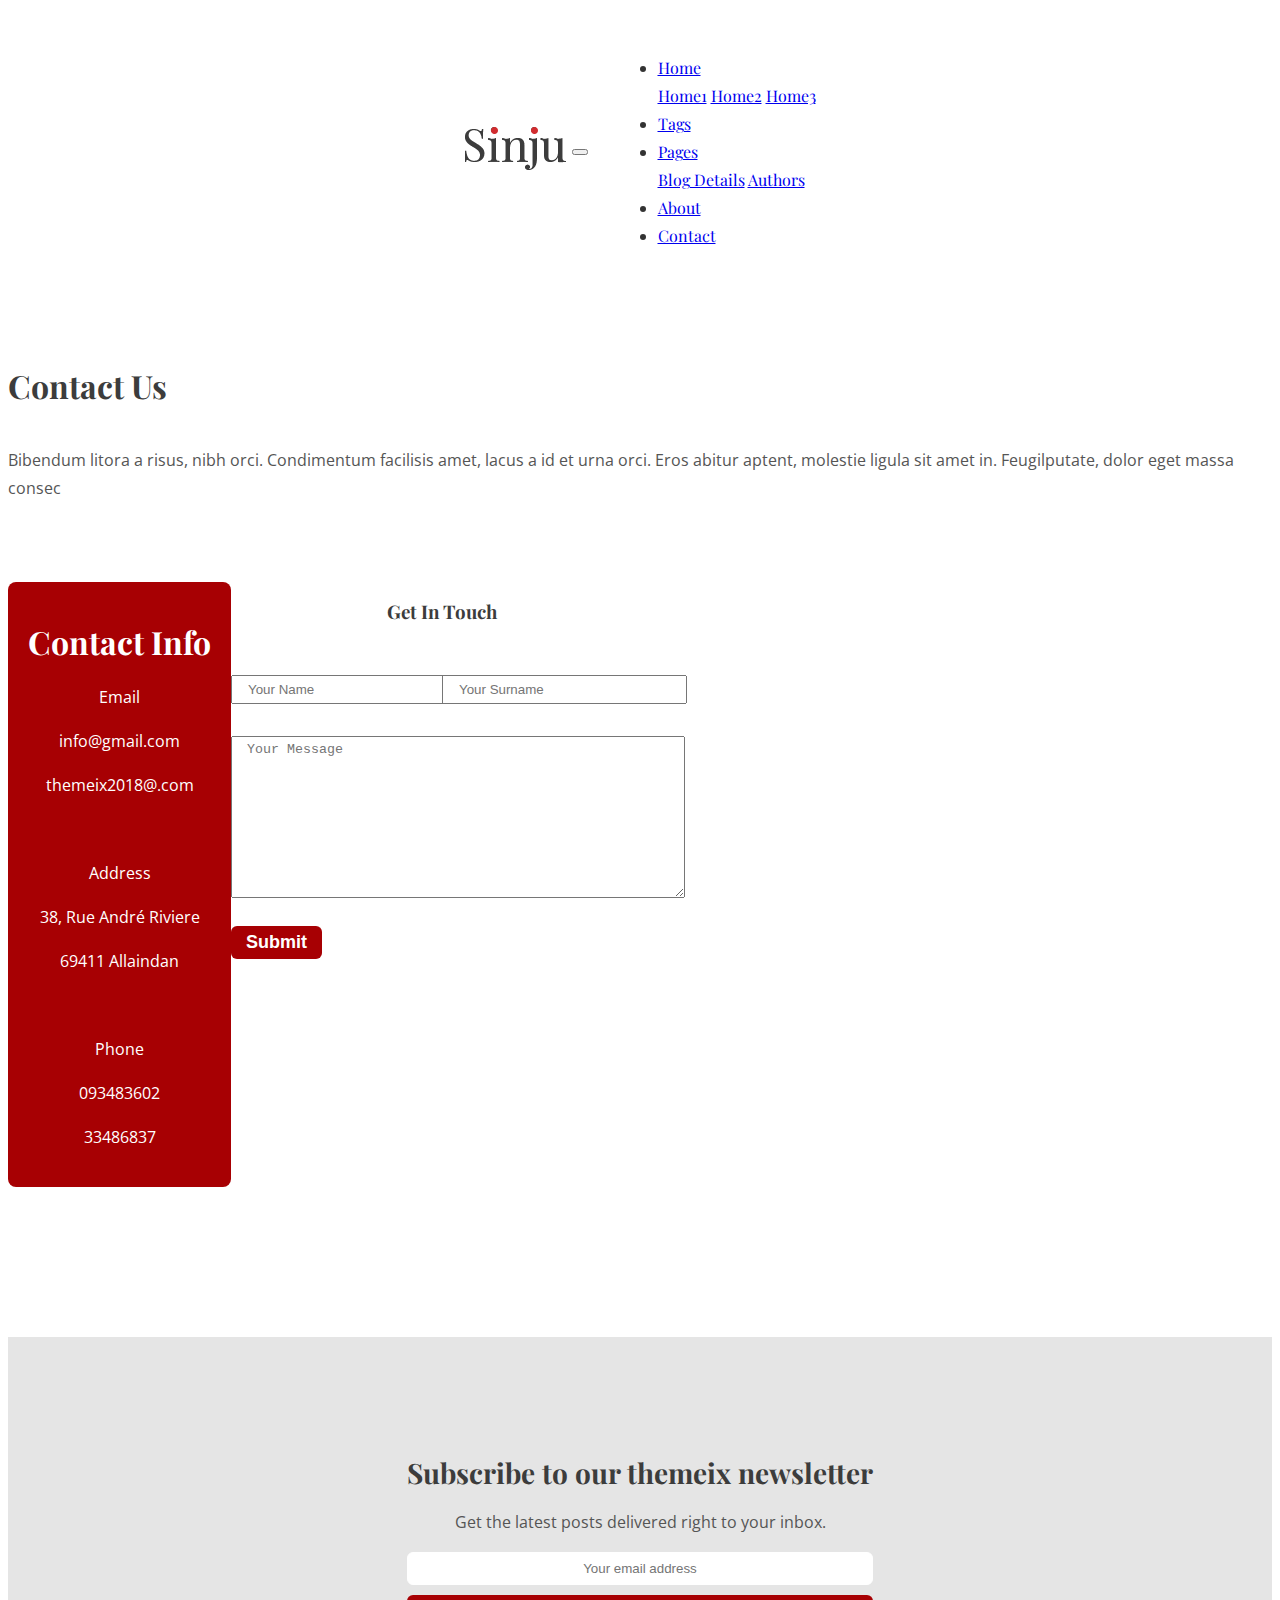
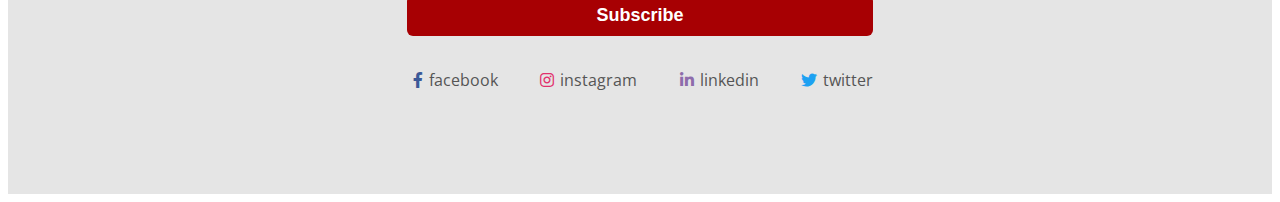
<file: blog/pages/contact.html>
<!DOCTYPE html>
<html lang="en">

<head>
    <meta charset="UTF-8">
    <meta name="viewport" content="width=device-width, initial-scale=1.0">
    <meta http-equiv="X-UA-Compatible" content="ie=edge">
    <script src="https://code.jquery.com/jquery-3.4.1.min.js"
        integrity="sha256-CSXorXvZcTkaix6Yvo6HppcZGetbYMGWSFlBw8HfCJo=" crossorigin="anonymous"></script>
    <script src="https://cdnjs.cloudflare.com/ajax/libs/popper.js/1.11.0/umd/popper.min.js"
        integrity="sha384-b/U6ypiBEHpOf/4+1nzFpr53nxSS+GLCkfwBdFNTxtclqqenISfwAzpKaMNFNmj4"
        crossorigin="anonymous"></script>

    <link rel="stylesheet" href="https://maxcdn.bootstrapcdn.com/bootstrap/4.0.0-beta/css/bootstrap.min.css"
        integrity="sha384-/Y6pD6FV/Vv2HJnA6t+vslU6fwYXjCFtcEpHbNJ0lyAFsXTsjBbfaDjzALeQsN6M" crossorigin="anonymous">
    <script src="https://maxcdn.bootstrapcdn.com/bootstrap/4.0.0-beta/js/bootstrap.min.js"
        integrity="sha384-h0AbiXch4ZDo7tp9hKZ4TsHbi047NrKGLO3SEJAg45jXxnGIfYzk4Si90RDIqNm1"
        crossorigin="anonymous"></script>
    <script src="../assets/OwlCarousel2-2.3.4/dist/owl.carousel.min.js"></script>
    <script src="../assets/js/main.js"></script>
    <link rel="stylesheet" href="../assets/styles/main.css">
    <link rel="stylesheet" href="../assets/icons/fontawesome-free-5.10.1-web/css/all.min.css">
    <link
        href="https://fonts.googleapis.com/css?family=Open+Sans:300,300i,400,400i,600,600i,700,700i,800|Playfair+Display:400,400i,700,700i,900,900i&display=swap&subset=latin-ext"
        rel="stylesheet">
    <link rel="stylesheet" href="../assets/OwlCarousel2-2.3.4/dist/assets/owl.carousel.min.css">
    <link rel="stylesheet" href="../assets/OwlCarousel2-2.3.4/dist/assets/owl.theme.default.min.css">
    <title>Document</title>
</head>

<body>
    <header>
        <nav class="navbar navbar-expand-md navbar-light bg-white">
            <div class="container">
                    <a href="../index.html" class="navbar-brand">
                        <img src="../assets/images/logo.png" alt="">
                    </a>
                    <button class="navbar-toggler" type="button" data-toggle="collapse" data-target="#navbarResponsive">
                        <span class="navbar-toggler-icon"></span>
                    </button>
                    <div class="collapse navbar-collapse" id="navbarResponsive">
                        <ul class="navbar-nav ml-auto">
                            <li class="nav-item dropdown">
                                <a class="nav-link dropdown-toggle" href="#" id="navbarDropdown" role="button"
                                    data-toggle="dropdown" aria-haspopup="true" aria-expanded="false">
                                    Home
                                </a>
                                <div class="dropdown-menu" aria-labelledby="navbarDropdown">
                                    <a class="dropdown-item" href="../index.html">Home1</a>
                                    <a class="dropdown-item" href="./home2.html">Home2</a>
                                    <a class="dropdown-item" href="./home3.html">Home3</a>
                                </div>
                            </li>
                            <li class="nav-item">
                                <a href="tags.html" class="nav-link">
                                    Tags
                                </a>
                            </li>
                            <li class="nav-item dropdown">
                                <a class="nav-link dropdown-toggle" href="#" id="navbarDropdown" role="button"
                                    data-toggle="dropdown" aria-haspopup="true" aria-expanded="false">
                                    Pages
                                </a>
                                <div class="dropdown-menu" aria-labelledby="navbarDropdown">
                                    <a class="dropdown-item" href="./blog-detail.html">Blog Details</a>
                                    <a class="dropdown-item" href="./authors.html">Authors</a>
                                </div>
                            </li>
                            <li class="nav-item">
                                <a href="./about.html" class="nav-link">
                                    About
                                </a>
                            </li>
                            <li class="nav-item active">
                                <a href="./contact.html" class="nav-link">
                                    Contact
                                </a>
                            </li>
                        </ul>
                    </div>
                </div>
            <!-- </div> -->
        </nav>
    </header>
    <main>
        <section id="contact" class="section-padding">
            <div class="container">
                <div class="content col-md-12">
                    <h1>Contact Us</h1>
                    <p>Bibendum litora a risus, nibh orci. Condimentum facilisis amet, lacus a id et urna orci. Eros
                        abitur aptent, molestie ligula sit amet in. Feugilputate, dolor eget massa consec</p>
                </div>
                <div class="contact-area">
                    <div class="us col-lg-4 col-md-4 col-sm-12 col-12">
                        <div class="detail">
                            <h1>Contact Info</h1>
                            <p>Email</p>
                            <p>info@gmail.com</p>
                            <p>themeix2018@.com</p><br>
                            <p>Address</p>
                            <p>38, Rue André Riviere</p>
                            <p>69411 Allaindan</p><br>
                            <p>Phone</p>
                            <p>093483602</p>
                            <p>33486837</p>
                        </div>
                    </div>
                    <div class="message-area col-lg-8 col-md-8 col-sm-12 col-12">
                        <div class="message">
                            <h3>Get In Touch</h3>
                            <form action="">
                                <div class="full-name">
                                    <div class="name col-lg-6 col-md-6 col-sm-12 col-12">
                                        <input type="text" name="" id="" placeholder="Your Name">
                                    </div>
                                    <div class="surname  col-lg-6 col-md-6 col-sm-12 col-12">
                                        <input type="text" placeholder="Your Surname">
                                    </div>
                                </div>
                                <div class="text col-lg-12 col-md-12 col-sm-12 col-12">
                                    <textarea name="message" id="" cols="30" rows="10"
                                        placeholder="Your Message"></textarea>
                                </div>
                                <div class="submit col-lg-12 col-md-12 col-sm-12 col-12">
                                    <button type="submit "
                                        class="button col-lg-2 col-md-4 col-sm-12 col-12">Submit</button>
                                </div>
                            </form>
                        </div>
                    </div>
                </div>
            </div>
        </section>
    </main>
    <footer>
        <section id="foot-section">
            <div class="container">
                <div class="foot col-lg-6 col-md-6 col-sm-12 col-12">
                    <div class="head">
                        <h1>Subscribe to our themeix newsletter</h1>
                        <p>Get the latest posts delivered right to your inbox.</p>
                    </div>
                    <div class="subscribe">
                        <form action="">
                            <input type="text" class="mail" placeholder="Your email address">
                            <input type="submit" value="Subscribe" class="subs button">
                        </form>
                    </div>
                    <div class="contact">
                        <a href="">
                            <i class="fab fa-facebook-f"></i>facebook
                        </a>
                        <a href="">
                            <i class="fab fa-instagram"></i>instagram
                        </a>
                        <a href="">
                            <i class="fab fa-linkedin-in"></i>linkedin
                        </a>
                        <a href="">
                            <i class="fab fa-twitter"></i>twitter
                        </a>
                    </div>
                </div>
            </div>
        </section>
    </footer>
</body>

</html>
</file>
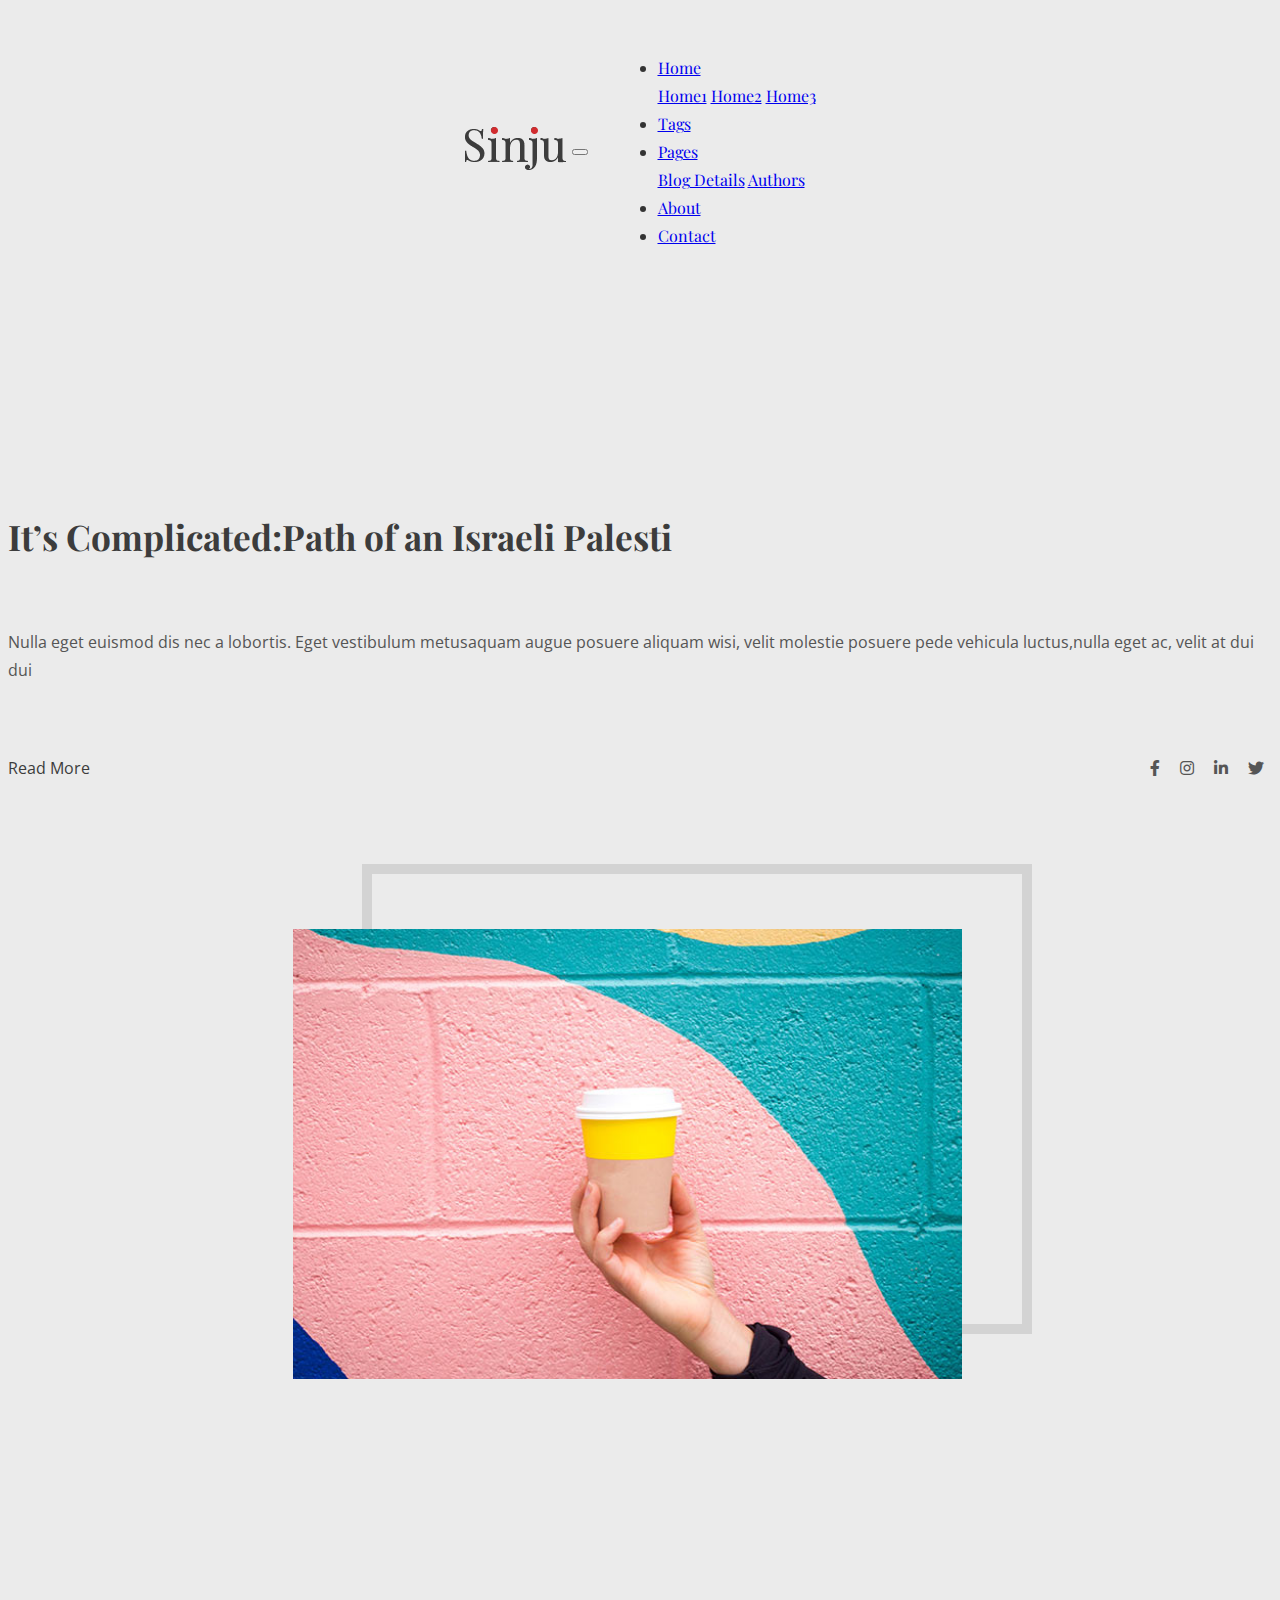
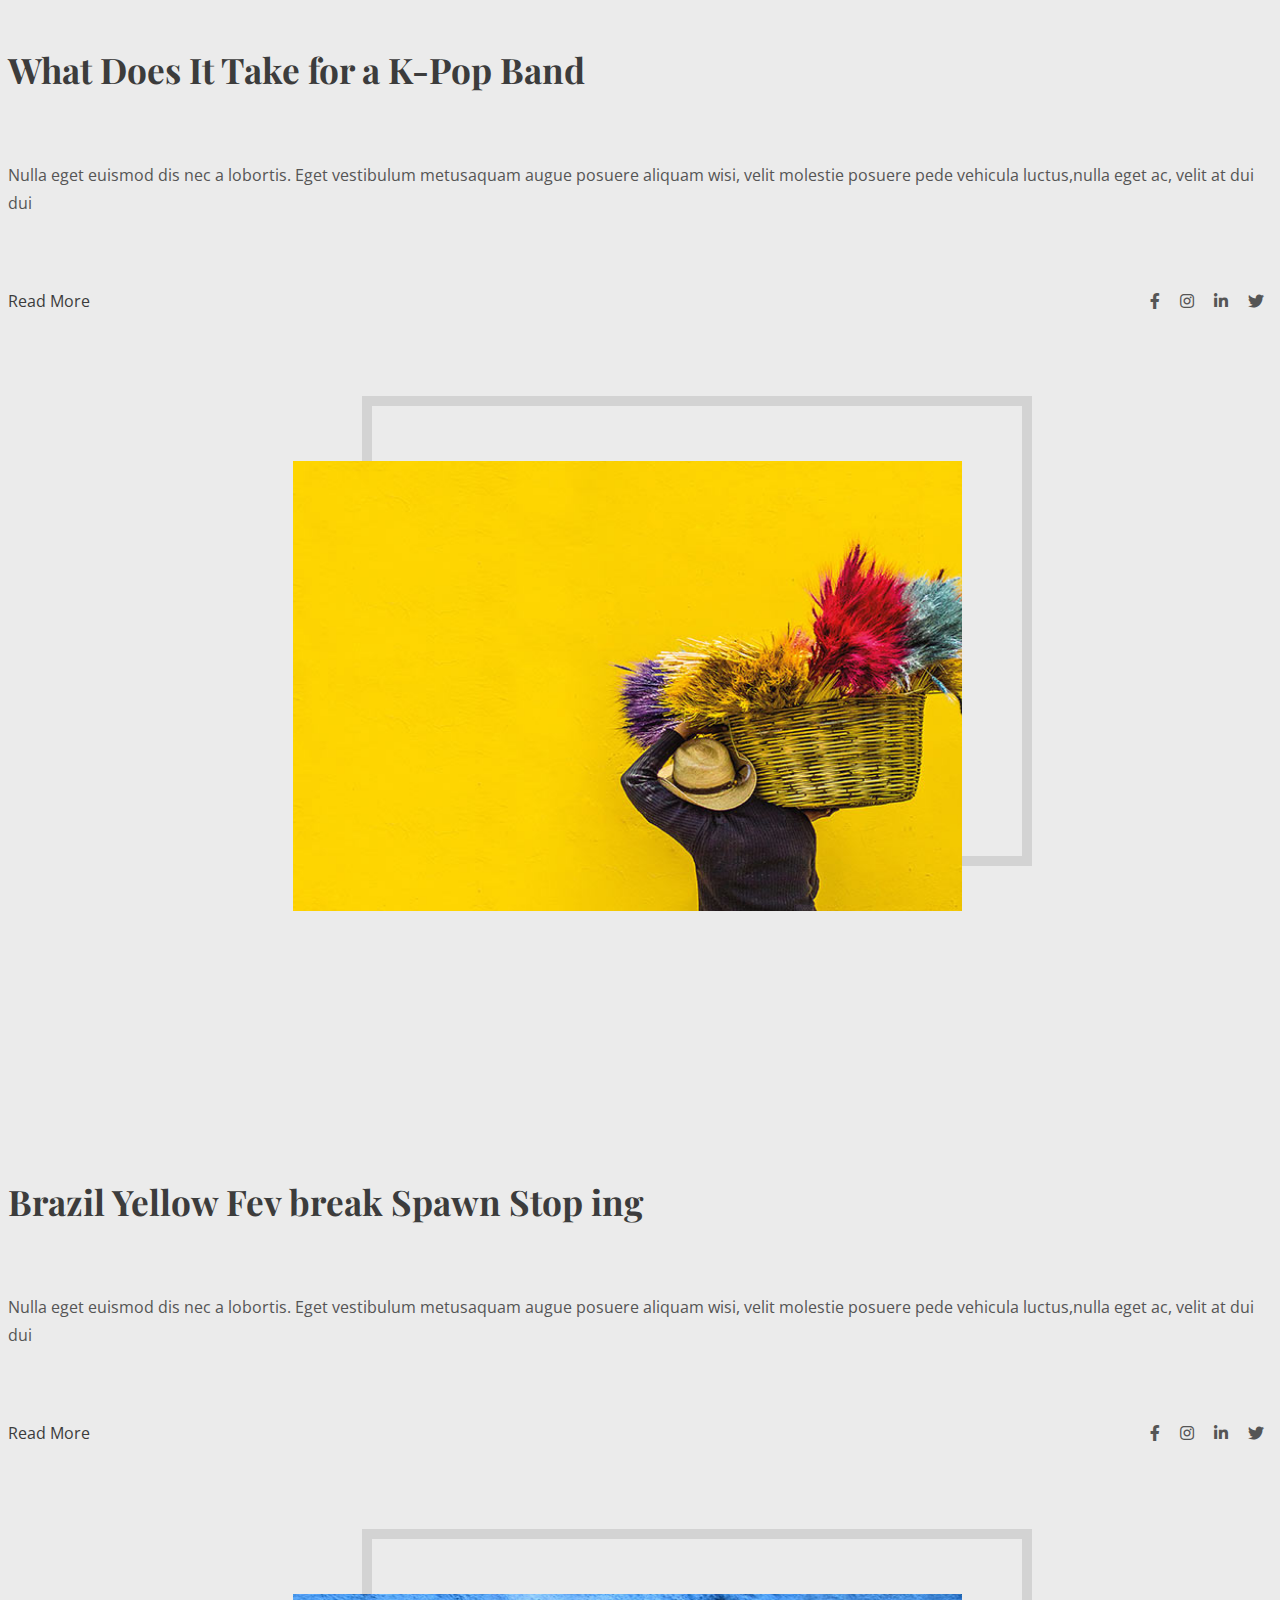
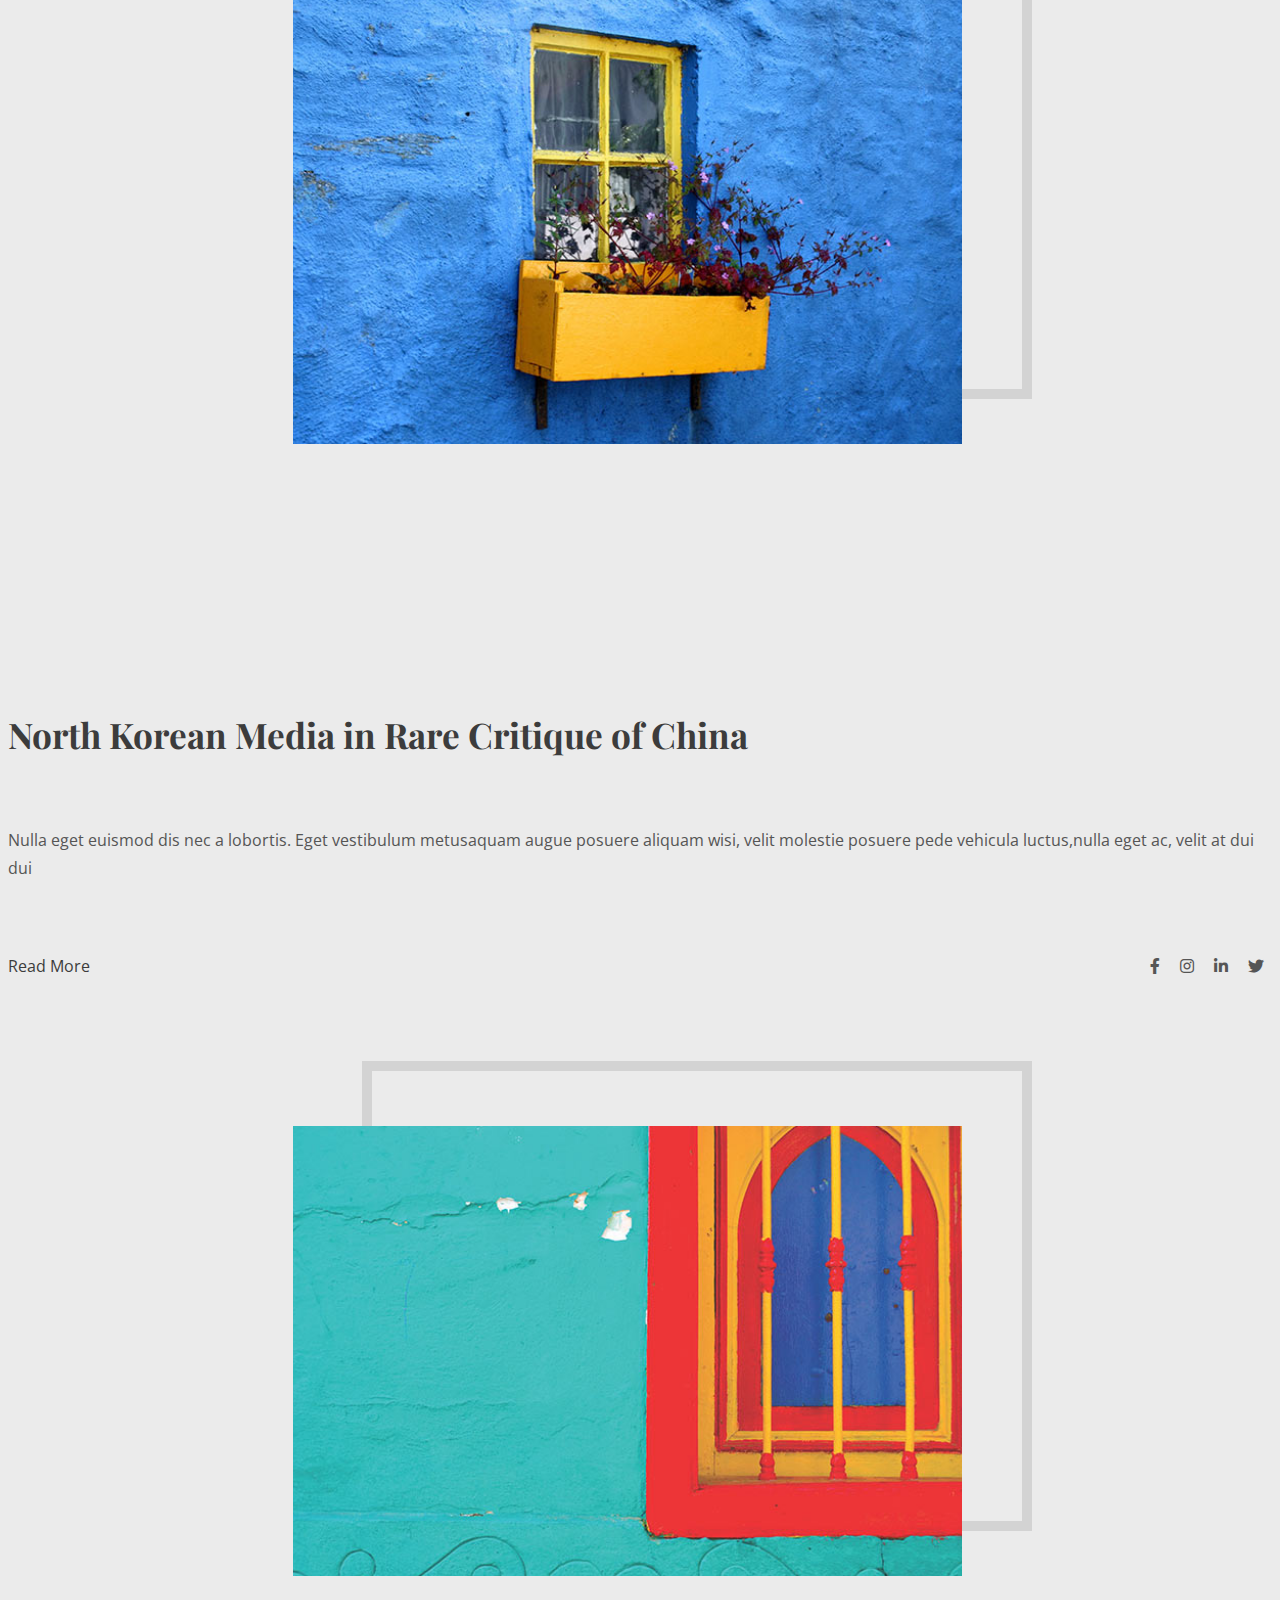
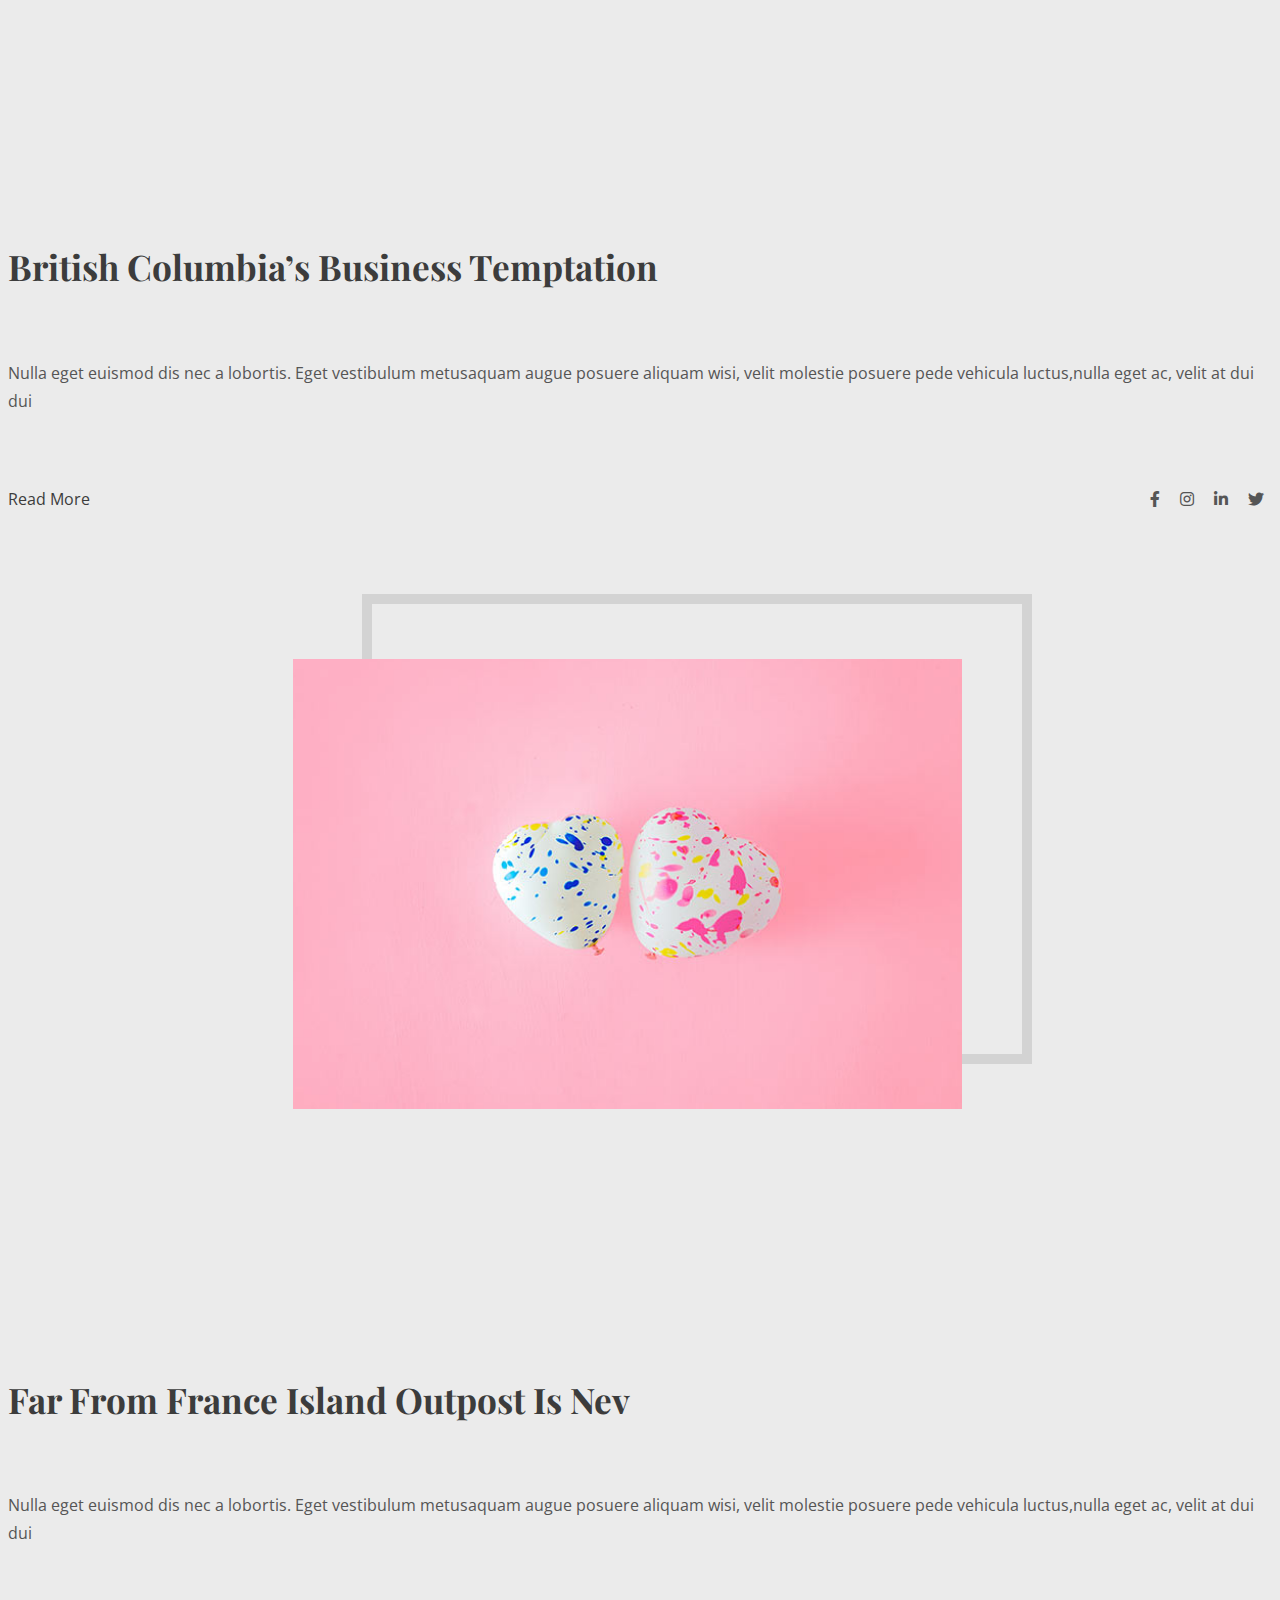
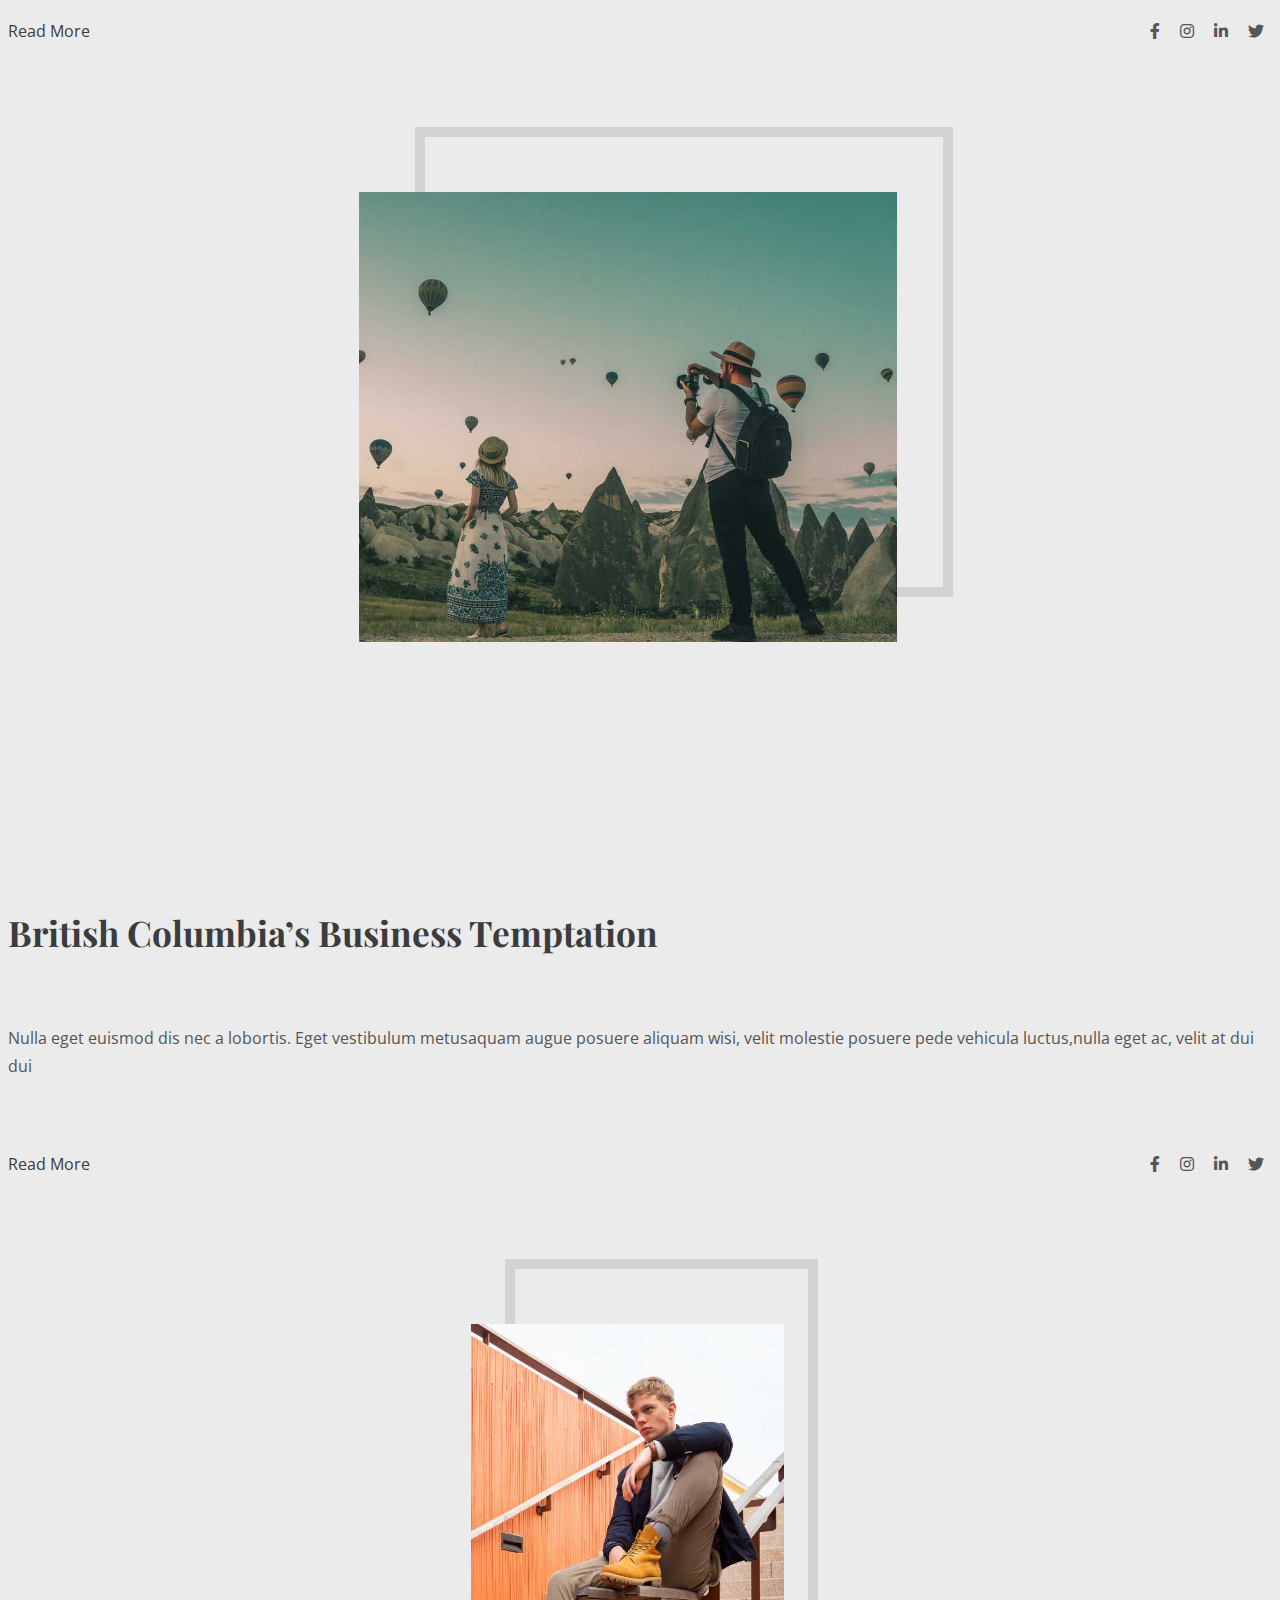
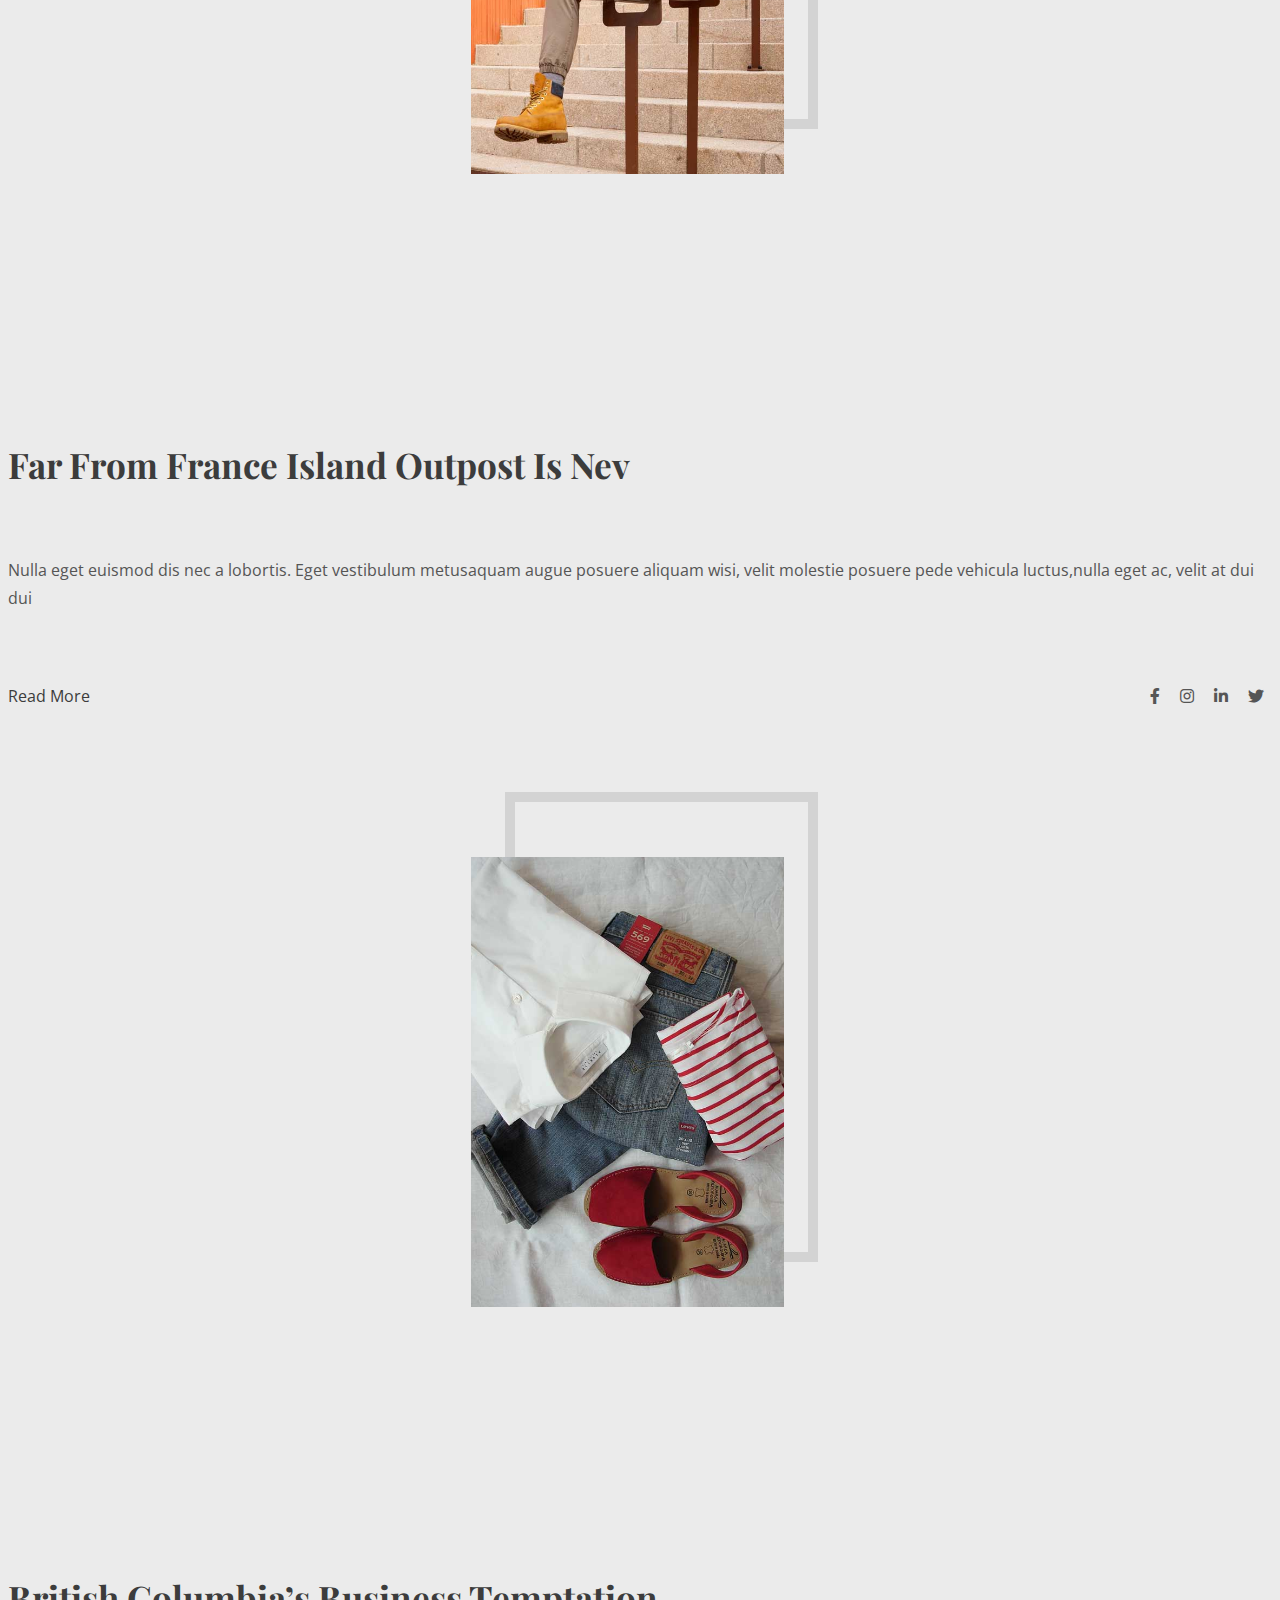
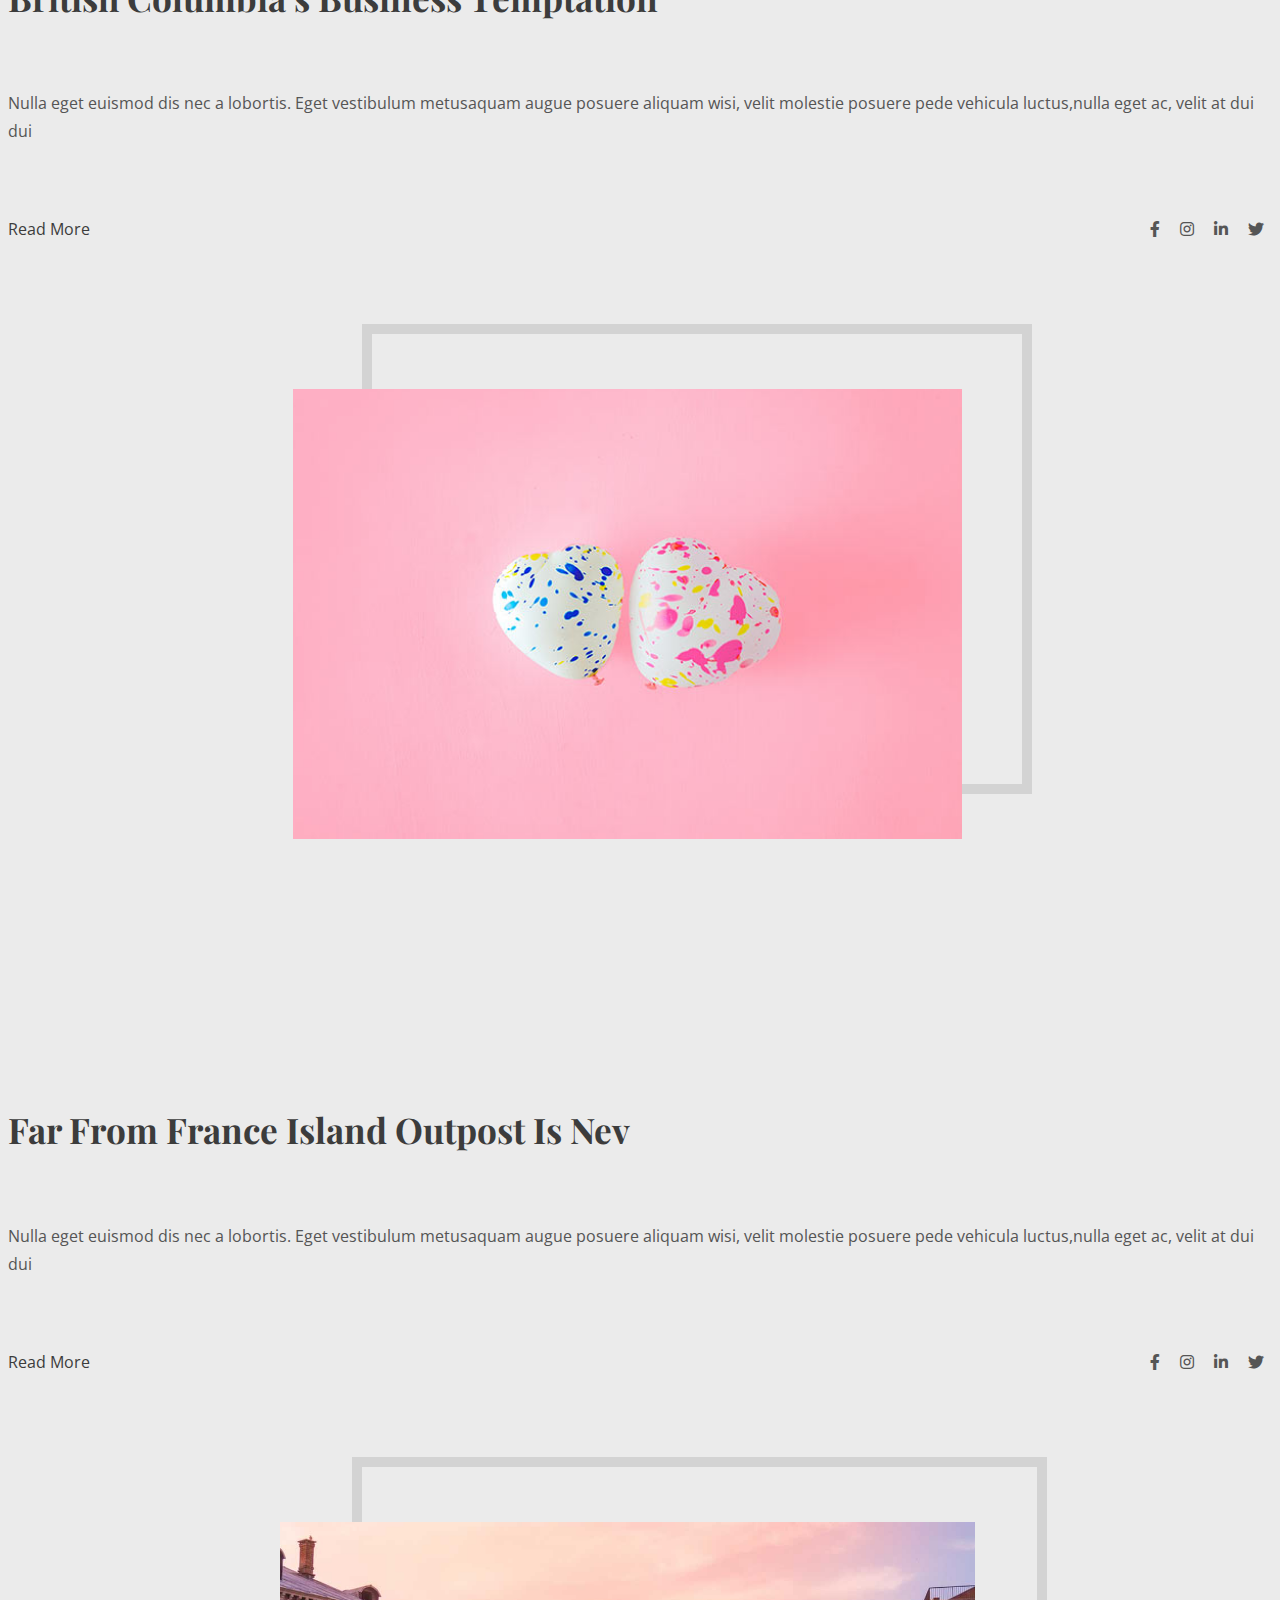
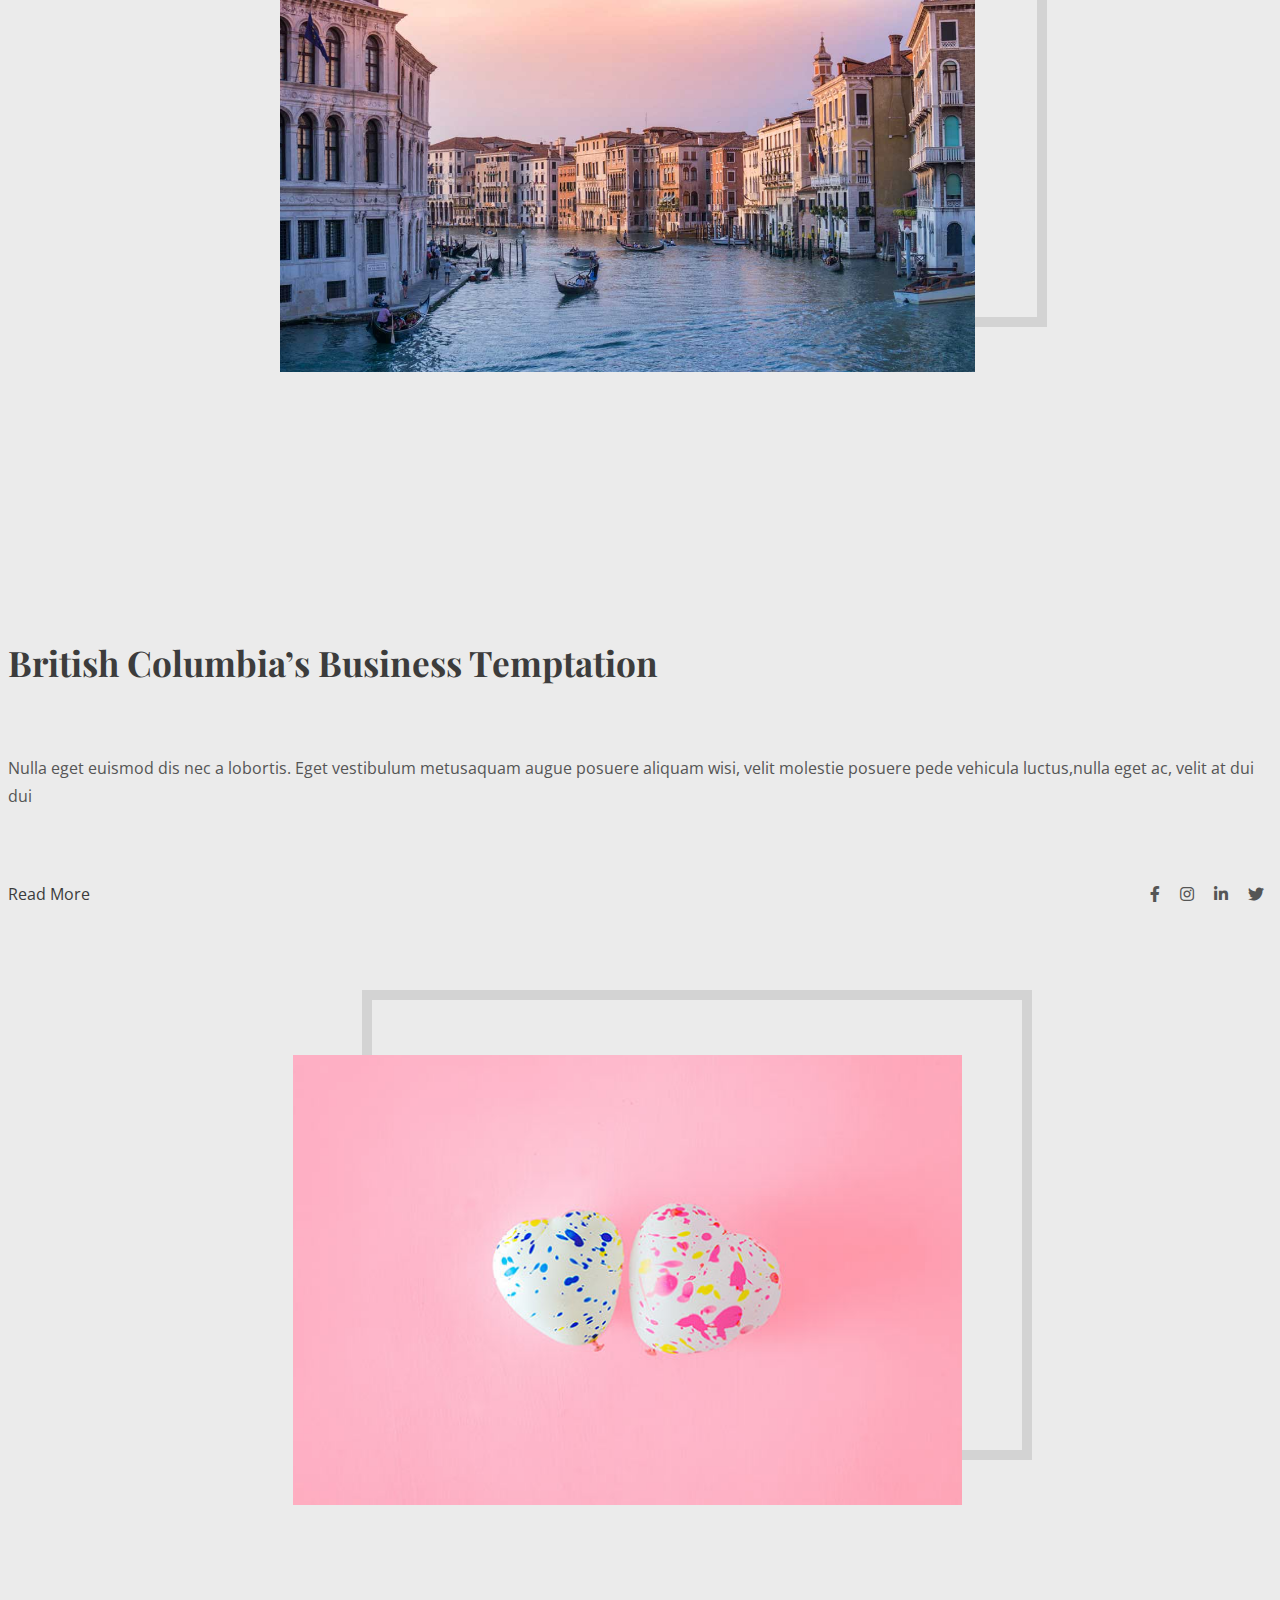
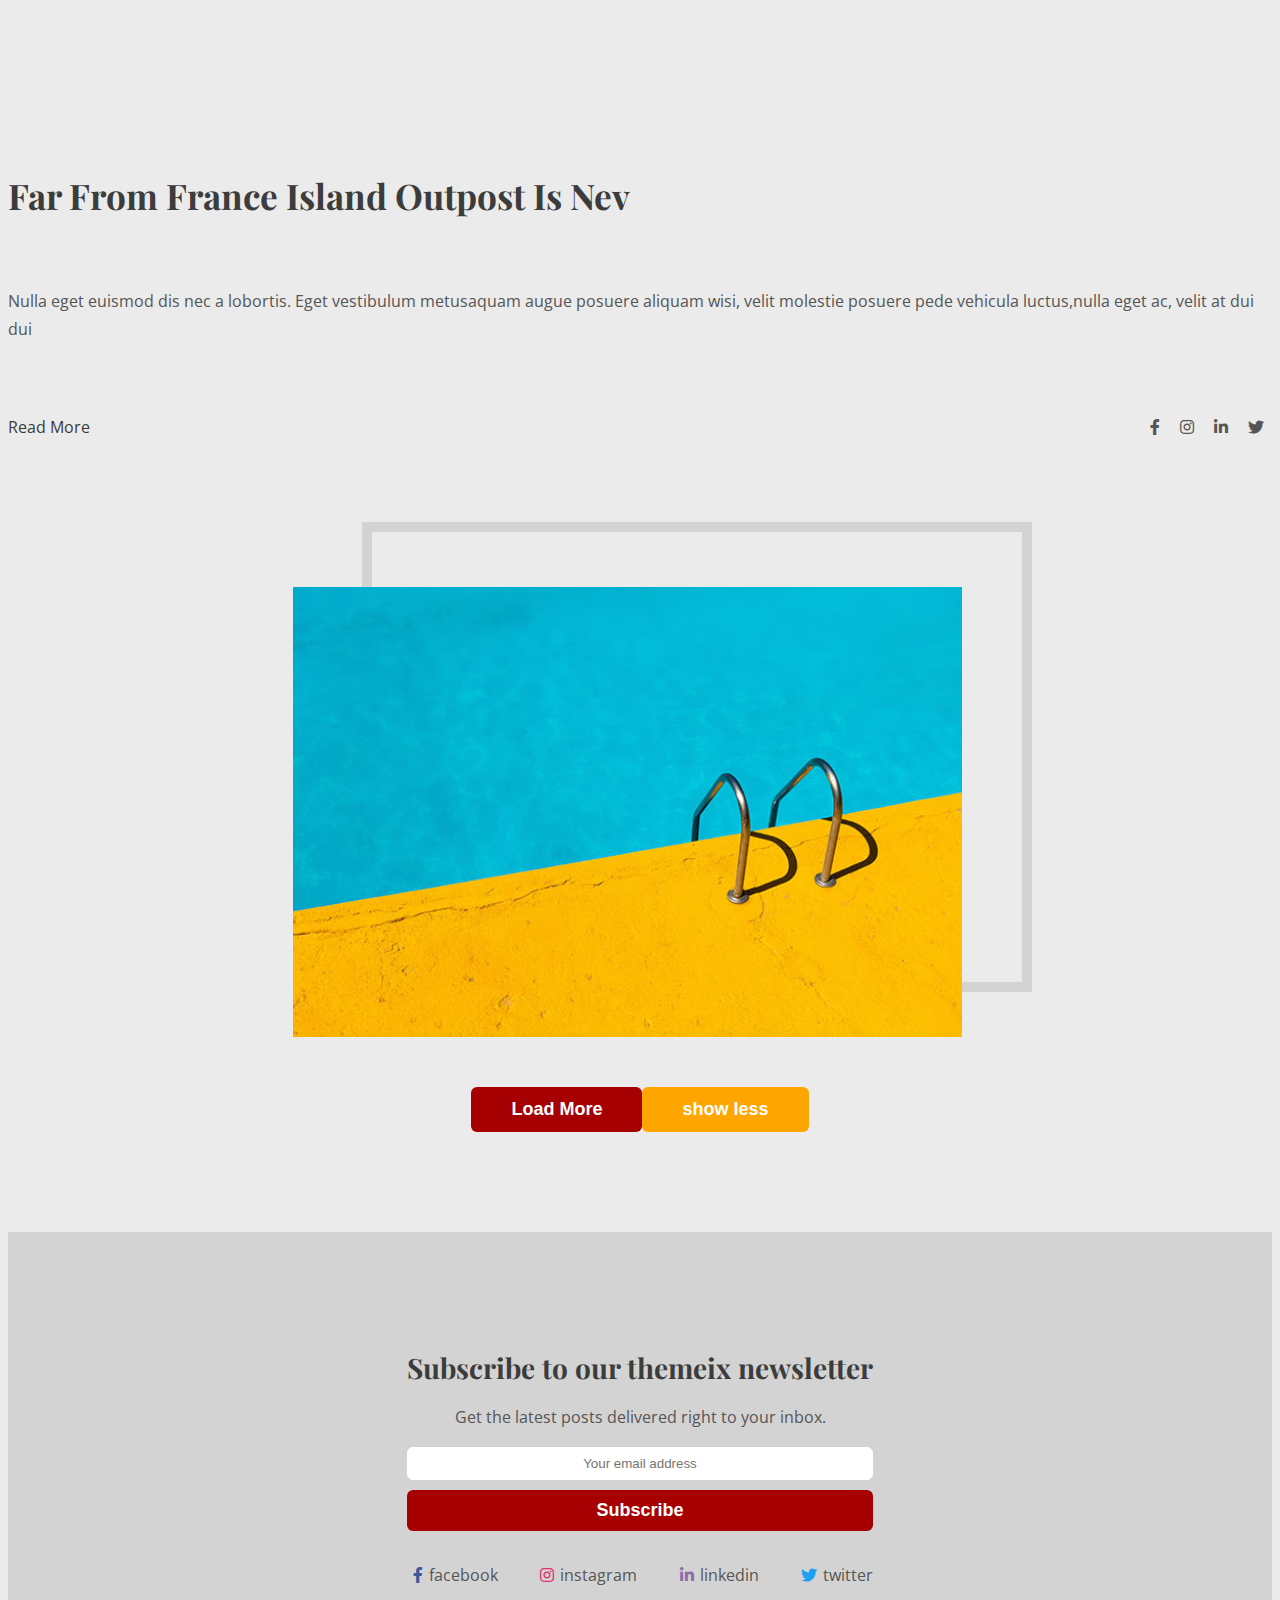
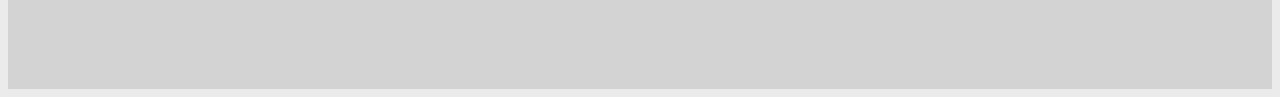
<file: blog/pages/home2.html>
<!DOCTYPE html>
<html lang="en">

<head>
    <meta charset="UTF-8">
    <meta name="viewport" content="width=device-width, initial-scale=1.0">
    <meta http-equiv="X-UA-Compatible" content="ie=edge">
    <script src="https://code.jquery.com/jquery-3.4.1.min.js"
        integrity="sha256-CSXorXvZcTkaix6Yvo6HppcZGetbYMGWSFlBw8HfCJo=" crossorigin="anonymous"></script>
    <script src="https://cdnjs.cloudflare.com/ajax/libs/popper.js/1.11.0/umd/popper.min.js"
        integrity="sha384-b/U6ypiBEHpOf/4+1nzFpr53nxSS+GLCkfwBdFNTxtclqqenISfwAzpKaMNFNmj4"
        crossorigin="anonymous"></script>

    <link rel="stylesheet" href="https://maxcdn.bootstrapcdn.com/bootstrap/4.0.0-beta/css/bootstrap.min.css"
        integrity="sha384-/Y6pD6FV/Vv2HJnA6t+vslU6fwYXjCFtcEpHbNJ0lyAFsXTsjBbfaDjzALeQsN6M" crossorigin="anonymous">
    <script src="https://maxcdn.bootstrapcdn.com/bootstrap/4.0.0-beta/js/bootstrap.min.js"
        integrity="sha384-h0AbiXch4ZDo7tp9hKZ4TsHbi047NrKGLO3SEJAg45jXxnGIfYzk4Si90RDIqNm1"
        crossorigin="anonymous"></script>
    <script src="../assets/OwlCarousel2-2.3.4/dist/owl.carousel.min.js"></script>
    <script src="../assets/js/main.js"></script>
    <link rel="stylesheet" href="../assets/styles/main.css">
    <link rel="stylesheet" href="../assets/icons/fontawesome-free-5.10.1-web/css/all.min.css">
    <link
        href="https://fonts.googleapis.com/css?family=Open+Sans:300,300i,400,400i,600,600i,700,700i,800|Playfair+Display:400,400i,700,700i,900,900i&display=swap&subset=latin-ext"
        rel="stylesheet">
    <link rel="stylesheet" href="../assets/OwlCarousel2-2.3.4/dist/assets/owl.carousel.min.css">
    <link rel="stylesheet" href="../assets/OwlCarousel2-2.3.4/dist/assets/owl.theme.default.min.css">
    <title>Document</title>

</head>

<body class="home-2">
    <header>
        <nav class="navbar navbar-expand-md navbar-light ">
            <div class="container">
                <a href="index.html" class="navbar-brand">
                    <img src="../assets/images/logo.png" alt="">
                </a>
                <button class="navbar-toggler" type="button" data-toggle="collapse" data-target="#navbarResponsive">
                    <span class="navbar-toggler-icon"></span>
                </button>
                <div class="collapse navbar-collapse" id="navbarResponsive">
                    <ul class="navbar-nav ml-auto">
                        <li class="nav-item dropdown active">
                            <a class="nav-link dropdown-toggle" href="#" id="navbarDropdown" role="button"
                                data-toggle="dropdown" aria-haspopup="true" aria-expanded="false">
                                Home
                            </a>
                            <div class="dropdown-menu" aria-labelledby="navbarDropdown">
                                <a class="dropdown-item" href="../index.html">Home1</a>
                                <a class="dropdown-item" href="./home2.html">Home2</a>
                                <a class="dropdown-item" href="./home3.html">Home3</a>
                            </div>
                        </li>
                        <li class="nav-item">
                            <a href="./tags.html" class="nav-link">
                                Tags
                            </a>
                        </li>
                        <li class="nav-item dropdown">
                            <a class="nav-link dropdown-toggle" href="#" id="navbarDropdown" role="button"
                                data-toggle="dropdown" aria-haspopup="true" aria-expanded="false">
                                Pages
                            </a>
                            <div class="dropdown-menu" aria-labelledby="navbarDropdown">
                                <a class="dropdown-item" href="./blog-detail.html">Blog Details</a>
                                <a class="dropdown-item" href="./authors.html">Authors</a>
                            </div>
                        </li>
                        <li class="nav-item">
                            <a href="./about.html" class="nav-link">
                                About
                            </a>
                        </li>
                        <li class="nav-item">
                            <a href="./contact.html" class="nav-link">
                                Contact
                            </a>
                        </li>
                    </ul>
                </div>
            </div>
        </nav>
    </header>
    <main>
        <section id="slide">
            <div class="container">
                <div class="owl-carousel">
                    <div class="container">
                        <div class="content-area col-lg-6 col-md-6 col-sm-12 col-12 ">
                            <div class="details">
                                <div class="head">
                                    <h1>
                                        <a href="./blog-detail.html">
                                            It’s Complicated:Path of an Israeli Palesti
                                        </a>
                                    </h1>
                                </div>
                                <div class="desc">
                                    <p>Nulla eget euismod dis nec a lobortis. Eget vestibulum metusaquam augue posuere
                                        aliquam
                                        wisi, velit molestie posuere pede vehicula luctus,nulla eget ac, velit at dui
                                        dui</p>
                                </div>
                                <div class="tools">
                                    <div class="more">
                                        <a href="./blog-detail.html">Read More
                                            <i class="fas fa-arrow-right"></i>
                                        </a>
                                    </div>
                                    <div class="icons">
                                        <a href="">
                                            <i class="fab fa-facebook-f"></i>
                                        </a>
                                        <a href="">
                                            <i class="fab fa-instagram"></i>
                                        </a>
                                        <a href="">
                                            <i class="fab fa-linkedin-in"></i>
                                        </a>
                                        <a href="">
                                            <i class="fab fa-twitter"></i>
                                        </a>
                                    </div>
                                </div>
                            </div>
                        </div>
                        <div class="img-area col-lg-6 col-md-6 col-sm-12 col-12">
                            <a href="./blog-detail.html">
                                <div class="img">
                                    <img src="../assets/images/post-15.jpg" alt="">
                                </div>
                            </a>
                        </div>
                    </div>
                    <div class="container">
                        <div class="content-area col-lg-6 col-md-6 col-sm-12 col-12 ">
                            <div class="details">
                                <div class="head">
                                    <h1>
                                        <a href="./blog-detail.html">
                                            It’s Complicated:Path of an Israeli Palesti
                                        </a>
                                    </h1>
                                </div>
                                <div class="desc">
                                    <p>Nulla eget euismod dis nec a lobortis. Eget vestibulum metusaquam augue posuere
                                        aliquam
                                        wisi, velit molestie posuere pede vehicula luctus,nulla eget ac, velit at dui
                                        dui</p>
                                </div>
                                <div class="tools">
                                    <div class="more">
                                        <a href="./blog-detail.html">Read More
                                            <i class="fas fa-arrow-right"></i>
                                        </a>
                                    </div>
                                    <div class="icons">
                                        <a href="">
                                            <i class="fab fa-facebook-f"></i>
                                        </a>
                                        <a href="">
                                            <i class="fab fa-instagram"></i>
                                        </a>
                                        <a href="">
                                            <i class="fab fa-linkedin-in"></i>
                                        </a>
                                        <a href="">
                                            <i class="fab fa-twitter"></i>
                                        </a>
                                    </div>
                                </div>
                            </div>
                        </div>
                        <div class="img-area col-lg-6 col-md-6 col-sm-12 col-12">
                            <a href="./blog-detail.html">
                                <div class="img">
                                    <img src="../assets/images/post-16.jpg" alt="">
                                </div>
                            </a>
                        </div>
                    </div>
                    <div class="container">
                        <div class="content-area col-lg-6 col-md-6 col-sm-12 col-12 ">
                            <div class="details">
                                <div class="head">
                                    <h1>
                                        <a href="./blog-detail.html">
                                            It’s Complicated:Path of an Israeli Palesti
                                        </a>
                                    </h1>
                                </div>
                                <div class="desc">
                                    <p>Nulla eget euismod dis nec a lobortis. Eget vestibulum metusaquam augue posuere
                                        aliquam
                                        wisi, velit molestie posuere pede vehicula luctus,nulla eget ac, velit at dui
                                        dui</p>
                                </div>
                                <div class="tools">
                                    <div class="more">
                                        <a href="./blog-detail.html">Read More
                                            <i class="fas fa-arrow-right"></i>
                                        </a>
                                    </div>
                                    <div class="icons">
                                        <a href="">
                                            <i class="fab fa-facebook-f"></i>
                                        </a>
                                        <a href="">
                                            <i class="fab fa-instagram"></i>
                                        </a>
                                        <a href="">
                                            <i class="fab fa-linkedin-in"></i>
                                        </a>
                                        <a href="">
                                            <i class="fab fa-twitter"></i>
                                        </a>
                                    </div>
                                </div>
                            </div>
                        </div>
                        <div class="img-area col-lg-6 col-md-6 col-sm-12 col-12">
                            <a href="./blog-detail.html">
                                <div class="img">
                                    <img src="../assets/images/post-17.jpg" alt="">
                                </div>
                            </a>
                        </div>
                    </div>
                </div>
            </div>
        </section>
        <section id="blog" class="section-padding">
            <div class="container">
                <div class="content-area col-lg-6 col-md-6 col-sm-12 col-12 ">
                    <div class="details">
                        <div class="head">
                            <h1>
                                <a href="./blog-detail.html">
                                    It’s Complicated:Path of an Israeli Palesti
                                </a>
                            </h1>
                        </div>
                        <div class="desc">
                            <p>Nulla eget euismod dis nec a lobortis. Eget vestibulum metusaquam augue posuere aliquam
                                wisi, velit molestie posuere pede vehicula luctus,nulla eget ac, velit at dui dui</p>
                        </div>
                        <div class="tools">
                            <div class="more">
                                <a href="./blog-detail.html">Read More
                                    <i class="fas fa-arrow-right"></i>
                                </a>
                            </div>
                            <div class="icons">
                                <a href="">
                                    <i class="fab fa-facebook-f"></i>
                                </a>
                                <a href="">
                                    <i class="fab fa-instagram"></i>
                                </a>
                                <a href="">
                                    <i class="fab fa-linkedin-in"></i>
                                </a>
                                <a href="">
                                    <i class="fab fa-twitter"></i>
                                </a>
                            </div>
                        </div>
                    </div>
                </div>
                <div class="img-area col-lg-6 col-md-6 col-sm-12 col-12">
                    <a href="./blog-detail.html">
                        <div class="img">
                            <img src="../assets/images/post-18.jpg" alt="">
                        </div>
                    </a>
                </div>
            </div>
        </section>
        <section id="blog" class="section-padding">
            <div class="container">
                <div class="content-area col-lg-6 col-md-6 col-sm-12 col-12 ">
                    <div class="details">
                        <div class="head">
                            <h1>
                                <a href="./blog-detail.html">
                                    What Does It Take for a K-Pop Band
                                </a>
                            </h1>
                        </div>
                        <div class="desc">
                            <p>Nulla eget euismod dis nec a lobortis. Eget vestibulum metusaquam augue posuere aliquam
                                wisi, velit molestie posuere pede vehicula luctus,nulla eget ac, velit at dui dui</p>
                        </div>
                        <div class="tools">
                            <div class="more">
                                <a href="./blog-detail.html">Read More
                                    <i class="fas fa-arrow-right"></i>
                                </a>
                            </div>
                            <div class="icons">
                                <a href="">
                                    <i class="fab fa-facebook-f"></i>
                                </a>
                                <a href="">
                                    <i class="fab fa-instagram"></i>
                                </a>
                                <a href="">
                                    <i class="fab fa-linkedin-in"></i>
                                </a>
                                <a href="">
                                    <i class="fab fa-twitter"></i>
                                </a>
                            </div>
                        </div>
                    </div>
                </div>
                <div class="img-area col-lg-6 col-md-6 col-sm-12 col-12">
                    <a href="./blog-detail.html">
                        <div class="img">
                            <img src="../assets/images/post-19.jpg" alt="">
                        </div>
                    </a>
                </div>
            </div>
        </section>
        <section id="blog" class="section-padding">
            <div class="container">
                <div class="content-area col-lg-6 col-md-6 col-sm-12 col-12 ">
                    <div class="details">
                        <div class="head">
                            <h1>
                                <a href="./blog-detail.html">
                                    Brazil Yellow Fev break Spawn Stop ing
                                </a>
                            </h1>
                        </div>
                        <div class="desc">
                            <p>Nulla eget euismod dis nec a lobortis. Eget vestibulum metusaquam augue posuere aliquam
                                wisi, velit molestie posuere pede vehicula luctus,nulla eget ac, velit at dui dui</p>
                        </div>
                        <div class="tools">
                            <div class="more">
                                <a href="./blog-detail.html">Read More
                                    <i class="fas fa-arrow-right"></i>
                                </a>
                            </div>
                            <div class="icons">
                                <a href="">
                                    <i class="fab fa-facebook-f"></i>
                                </a>
                                <a href="">
                                    <i class="fab fa-instagram"></i>
                                </a>
                                <a href="">
                                    <i class="fab fa-linkedin-in"></i>
                                </a>
                                <a href="">
                                    <i class="fab fa-twitter"></i>
                                </a>
                            </div>
                        </div>
                    </div>
                </div>
                <div class="img-area col-lg-6 col-md-6 col-sm-12 col-12">
                    <a href="./blog-detail.html">
                        <div class="img">
                            <img src="../assets/images/post-20.jpg" alt="">
                        </div>
                    </a>
                </div>
            </div>
        </section>
        <section id="blog" class="section-padding">
            <div class="container">
                <div class="content-area col-lg-6 col-md-6 col-sm-12 col-12 ">
                    <div class="details">
                        <div class="head">
                            <h1>
                                <a href="./blog-detail.html">
                                    North Korean Media in Rare Critique of China
                                </a>
                            </h1>
                        </div>
                        <div class="desc">
                            <p>Nulla eget euismod dis nec a lobortis. Eget vestibulum metusaquam augue posuere aliquam
                                wisi, velit molestie posuere pede vehicula luctus,nulla eget ac, velit at dui dui</p>
                        </div>
                        <div class="tools">
                            <div class="more">
                                <a href="./blog-detail.html">Read More
                                    <i class="fas fa-arrow-right"></i>
                                </a>
                            </div>
                            <div class="icons">
                                <a href="">
                                    <i class="fab fa-facebook-f"></i>
                                </a>
                                <a href="">
                                    <i class="fab fa-instagram"></i>
                                </a>
                                <a href="">
                                    <i class="fab fa-linkedin-in"></i>
                                </a>
                                <a href="">
                                    <i class="fab fa-twitter"></i>
                                </a>
                            </div>
                        </div>
                    </div>
                </div>
                <div class="img-area col-lg-6 col-md-6 col-sm-12 col-12">
                    <a href="./blog-detail.html">
                        <div class="img">
                            <img src="../assets/images/post-21.jpg" alt="">
                        </div>
                    </a>
                </div>
            </div>
        </section>
        <section id="blog" class="section-padding">
            <div class="container">
                <div class="content-area col-lg-6 col-md-6 col-sm-12 col-12 ">
                    <div class="details">
                        <div class="head">
                            <h1>
                                <a href="./blog-detail.html">
                                    British Columbia’s Business Temptation
                                </a>
                            </h1>
                        </div>
                        <div class="desc">
                            <p>Nulla eget euismod dis nec a lobortis. Eget vestibulum metusaquam augue posuere aliquam
                                wisi, velit molestie posuere pede vehicula luctus,nulla eget ac, velit at dui dui</p>
                        </div>
                        <div class="tools">
                            <div class="more">
                                <a href="./blog-detail.html">Read More
                                    <i class="fas fa-arrow-right"></i>
                                </a>
                            </div>
                            <div class="icons">
                                <a href="">
                                    <i class="fab fa-facebook-f"></i>
                                </a>
                                <a href="">
                                    <i class="fab fa-instagram"></i>
                                </a>
                                <a href="">
                                    <i class="fab fa-linkedin-in"></i>
                                </a>
                                <a href="">
                                    <i class="fab fa-twitter"></i>
                                </a>
                            </div>
                        </div>
                    </div>
                </div>
                <div class="img-area col-lg-6 col-md-6 col-sm-12 col-12">
                    <a href="./blog-detail.html">
                        <div class="img">
                            <img src="../assets/images/post-22.jpg" alt="">
                        </div>
                    </a>
                </div>
            </div>
        </section>
        <section id="blog" class="section-padding">
            <div class="container">
                <div class="content-area col-lg-6 col-md-6 col-sm-12 col-12 ">
                    <div class="details">
                        <div class="head">
                            <h1>
                                <a href="./blog-detail.html">
                                    Far From France Island Outpost Is Nev
                                </a>
                            </h1>
                        </div>
                        <div class="desc">
                            <p>Nulla eget euismod dis nec a lobortis. Eget vestibulum metusaquam augue posuere aliquam
                                wisi, velit molestie posuere pede vehicula luctus,nulla eget ac, velit at dui dui</p>
                        </div>
                        <div class="tools">
                            <div class="more">
                                <a href="./blog-detail.html">Read More
                                    <i class="fas fa-arrow-right"></i>
                                </a>
                            </div>
                            <div class="icons">
                                <a href="">
                                    <i class="fab fa-facebook-f"></i>
                                </a>
                                <a href="">
                                    <i class="fab fa-instagram"></i>
                                </a>
                                <a href="">
                                    <i class="fab fa-linkedin-in"></i>
                                </a>
                                <a href="">
                                    <i class="fab fa-twitter"></i>
                                </a>
                            </div>
                        </div>
                    </div>
                </div>
                <div class="img-area col-lg-6 col-md-6 col-sm-12 col-12">
                    <a href="./blog-detail.html">
                        <div class="img">
                            <img src="../assets/images/post-10.jpg" alt="">
                        </div>
                    </a>
                </div>
            </div>
        </section>
        <section id="blog" class="section-padding">
            <div class="container">
                <div class="content-area col-lg-6 col-md-6 col-sm-12 col-12 ">
                    <div class="details">
                        <div class="head">
                            <h1>
                                <a href="./blog-detail.html">
                                    British Columbia’s Business Temptation
                                </a>
                            </h1>
                        </div>
                        <div class="desc">
                            <p>Nulla eget euismod dis nec a lobortis. Eget vestibulum metusaquam augue posuere aliquam
                                wisi, velit molestie posuere pede vehicula luctus,nulla eget ac, velit at dui dui</p>
                        </div>
                        <div class="tools">
                            <div class="more">
                                <a href="./blog-detail.html">Read More
                                    <i class="fas fa-arrow-right"></i>
                                </a>
                            </div>
                            <div class="icons">
                                <a href="">
                                    <i class="fab fa-facebook-f"></i>
                                </a>
                                <a href="">
                                    <i class="fab fa-instagram"></i>
                                </a>
                                <a href="">
                                    <i class="fab fa-linkedin-in"></i>
                                </a>
                                <a href="">
                                    <i class="fab fa-twitter"></i>
                                </a>
                            </div>
                        </div>
                    </div>
                </div>
                <div class="img-area col-lg-6 col-md-6 col-sm-12 col-12">
                    <a href="./blog-detail.html">
                        <div class="img">
                            <img src="../assets/images/post-08.jpg" alt="">
                        </div>
                    </a>
                </div>
            </div>
        </section>
        <section id="blog" class="section-padding">
            <div class="container">
                <div class="content-area col-lg-6 col-md-6 col-sm-12 col-12 ">
                    <div class="details">
                        <div class="head">
                            <h1>
                                <a href="./blog-detail.html">
                                    Far From France Island Outpost Is Nev
                                </a>
                            </h1>
                        </div>
                        <div class="desc">
                            <p>Nulla eget euismod dis nec a lobortis. Eget vestibulum metusaquam augue posuere aliquam
                                wisi, velit molestie posuere pede vehicula luctus,nulla eget ac, velit at dui dui</p>
                        </div>
                        <div class="tools">
                            <div class="more">
                                <a href="./blog-detail.html">Read More
                                    <i class="fas fa-arrow-right"></i>
                                </a>
                            </div>
                            <div class="icons">
                                <a href="">
                                    <i class="fab fa-facebook-f"></i>
                                </a>
                                <a href="">
                                    <i class="fab fa-instagram"></i>
                                </a>
                                <a href="">
                                    <i class="fab fa-linkedin-in"></i>
                                </a>
                                <a href="">
                                    <i class="fab fa-twitter"></i>
                                </a>
                            </div>
                        </div>
                    </div>
                </div>
                <div class="img-area col-lg-6 col-md-6 col-sm-12 col-12">
                    <a href="./blog-detail.html">
                        <div class="img">
                            <img src="../assets/images/post-09.jpg" alt="">
                        </div>
                    </a>
                </div>
            </div>
        </section>
        <section id="blog" class="section-padding">
            <div class="container">
                <div class="content-area col-lg-6 col-md-6 col-sm-12 col-12 ">
                    <div class="details">
                        <div class="head">
                            <h1>
                                <a href="./blog-detail.html">
                                    British Columbia’s Business Temptation
                                </a>
                            </h1>
                        </div>
                        <div class="desc">
                            <p>Nulla eget euismod dis nec a lobortis. Eget vestibulum metusaquam augue posuere aliquam
                                wisi, velit molestie posuere pede vehicula luctus,nulla eget ac, velit at dui dui</p>
                        </div>
                        <div class="tools">
                            <div class="more">
                                <a href="./blog-detail.html">Read More
                                    <i class="fas fa-arrow-right"></i>
                                </a>
                            </div>
                            <div class="icons">
                                <a href="">
                                    <i class="fab fa-facebook-f"></i>
                                </a>
                                <a href="">
                                    <i class="fab fa-instagram"></i>
                                </a>
                                <a href="">
                                    <i class="fab fa-linkedin-in"></i>
                                </a>
                                <a href="">
                                    <i class="fab fa-twitter"></i>
                                </a>
                            </div>
                        </div>
                    </div>
                </div>
                <div class="img-area col-lg-6 col-md-6 col-sm-12 col-12">
                    <a href="./blog-detail.html">
                        <div class="img">
                            <img src="../assets/images/post-22.jpg" alt="">
                        </div>
                    </a>
                </div>
            </div>
        </section>
        <section id="blog" class="section-padding">
            <div class="container">
                <div class="content-area col-lg-6 col-md-6 col-sm-12 col-12 ">
                    <div class="details">
                        <div class="head">
                            <h1>
                                <a href="./blog-detail.html">
                                    Far From France Island Outpost Is Nev
                                </a>
                            </h1>
                        </div>
                        <div class="desc">
                            <p>Nulla eget euismod dis nec a lobortis. Eget vestibulum metusaquam augue posuere aliquam
                                wisi, velit molestie posuere pede vehicula luctus,nulla eget ac, velit at dui dui</p>
                        </div>
                        <div class="tools">
                            <div class="more">
                                <a href="./blog-detail.html">Read More
                                    <i class="fas fa-arrow-right"></i>
                                </a>
                            </div>
                            <div class="icons">
                                <a href="">
                                    <i class="fab fa-facebook-f"></i>
                                </a>
                                <a href="">
                                    <i class="fab fa-instagram"></i>
                                </a>
                                <a href="">
                                    <i class="fab fa-linkedin-in"></i>
                                </a>
                                <a href="">
                                    <i class="fab fa-twitter"></i>
                                </a>
                            </div>
                        </div>
                    </div>
                </div>
                <div class="img-area col-lg-6 col-md-6 col-sm-12 col-12">
                    <a href="./blog-detail.html">
                        <div class="img">
                            <img src="../assets/images/post-12.jpg" alt="">
                        </div>
                    </a>
                </div>
            </div>
        </section>
        <section id="blog" class="section-padding">
            <div class="container">
                <div class="content-area col-lg-6 col-md-6 col-sm-12 col-12 ">
                    <div class="details">
                        <div class="head">
                            <h1>
                                <a href="./blog-detail.html">
                                    British Columbia’s Business Temptation
                                </a>
                            </h1>
                        </div>
                        <div class="desc">
                            <p>Nulla eget euismod dis nec a lobortis. Eget vestibulum metusaquam augue posuere aliquam
                                wisi, velit molestie posuere pede vehicula luctus,nulla eget ac, velit at dui dui</p>
                        </div>
                        <div class="tools">
                            <div class="more">
                                <a href="./blog-detail.html">Read More
                                    <i class="fas fa-arrow-right"></i>
                                </a>
                            </div>
                            <div class="icons">
                                <a href="">
                                    <i class="fab fa-facebook-f"></i>
                                </a>
                                <a href="">
                                    <i class="fab fa-instagram"></i>
                                </a>
                                <a href="">
                                    <i class="fab fa-linkedin-in"></i>
                                </a>
                                <a href="">
                                    <i class="fab fa-twitter"></i>
                                </a>
                            </div>
                        </div>
                    </div>
                </div>
                <div class="img-area col-lg-6 col-md-6 col-sm-12 col-12">
                    <a href="./blog-detail.html">
                        <div class="img">
                            <img src="../assets/images/post-22.jpg" alt="">
                        </div>
                    </a>
                </div>
            </div>
        </section>
        <section id="blog" class="section-padding">
            <div class="container">
                <div class="content-area col-lg-6 col-md-6 col-sm-12 col-12 ">
                    <div class="details">
                        <div class="head">
                            <h1>
                                <a href="./blog-detail.html">
                                    Far From France Island Outpost Is Nev
                                </a>
                            </h1>
                        </div>
                        <div class="desc">
                            <p>Nulla eget euismod dis nec a lobortis. Eget vestibulum metusaquam augue posuere aliquam
                                wisi, velit molestie posuere pede vehicula luctus,nulla eget ac, velit at dui dui</p>
                        </div>
                        <div class="tools">
                            <div class="more">
                                <a href="./blog-detail.html">Read More
                                    <i class="fas fa-arrow-right"></i>
                                </a>
                            </div>
                            <div class="icons">
                                <a href="">
                                    <i class="fab fa-facebook-f"></i>
                                </a>
                                <a href="">
                                    <i class="fab fa-instagram"></i>
                                </a>
                                <a href="">
                                    <i class="fab fa-linkedin-in"></i>
                                </a>
                                <a href="">
                                    <i class="fab fa-twitter"></i>
                                </a>
                            </div>
                        </div>
                    </div>
                </div>
                <div class="img-area col-lg-6 col-md-6 col-sm-12 col-12">
                    <a href="./blog-detail.html">
                        <div class="img">
                            <img src="../assets/images/post-17.jpg" alt="">
                        </div>
                    </a>
                </div>
            </div>
        </section>
        <div class="load">
            <div class="container">
                <button class="load-button button load-more">
                    Load More
                </button>
                <button class="load-button button load-less">
                    show less
                </button>
            </div>
        </div>
    </main>
    <footer>
        <section id="foot-section">
            <div class="container">
                <div class="foot col-lg-6 col-md-6 col-sm-12 col-12">
                    <div class="head">
                        <h1>Subscribe to our themeix newsletter</h1>
                        <p>Get the latest posts delivered right to your inbox.</p>
                    </div>
                    <div class="subscribe">
                        <form action="">
                            <input type="text" class="mail" placeholder="Your email address">
                            <input type="submit" value="Subscribe" class="subs button">
                        </form>
                    </div>
                    <div class="contact">
                        <a href="">
                            <i class="fab fa-facebook-f"></i>facebook
                        </a>
                        <a href="">
                            <i class="fab fa-instagram"></i>instagram
                        </a>
                        <a href="">
                            <i class="fab fa-linkedin-in"></i>linkedin
                        </a>
                        <a href="">
                            <i class="fab fa-twitter"></i>twitter
                        </a>
                    </div>
                </div>
            </div>
        </section>
    </footer>

</body>

</html>
</file>
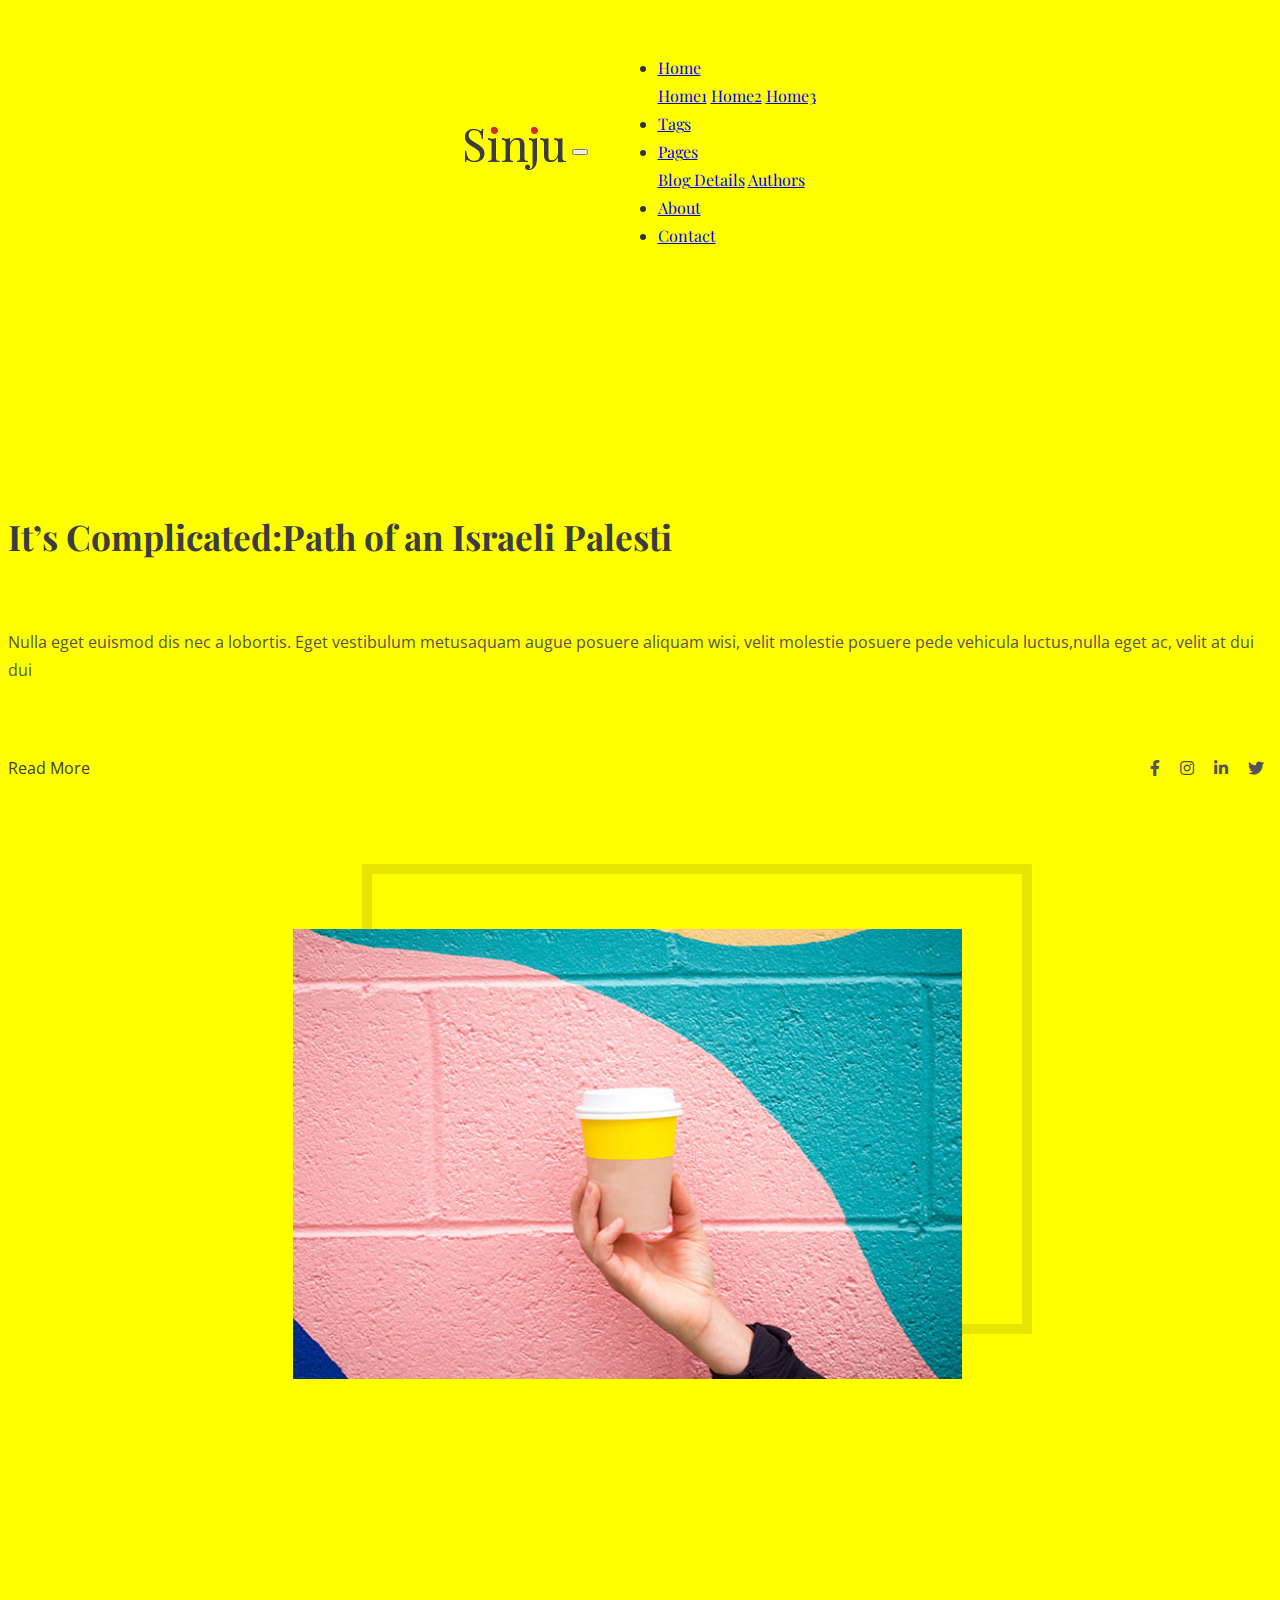
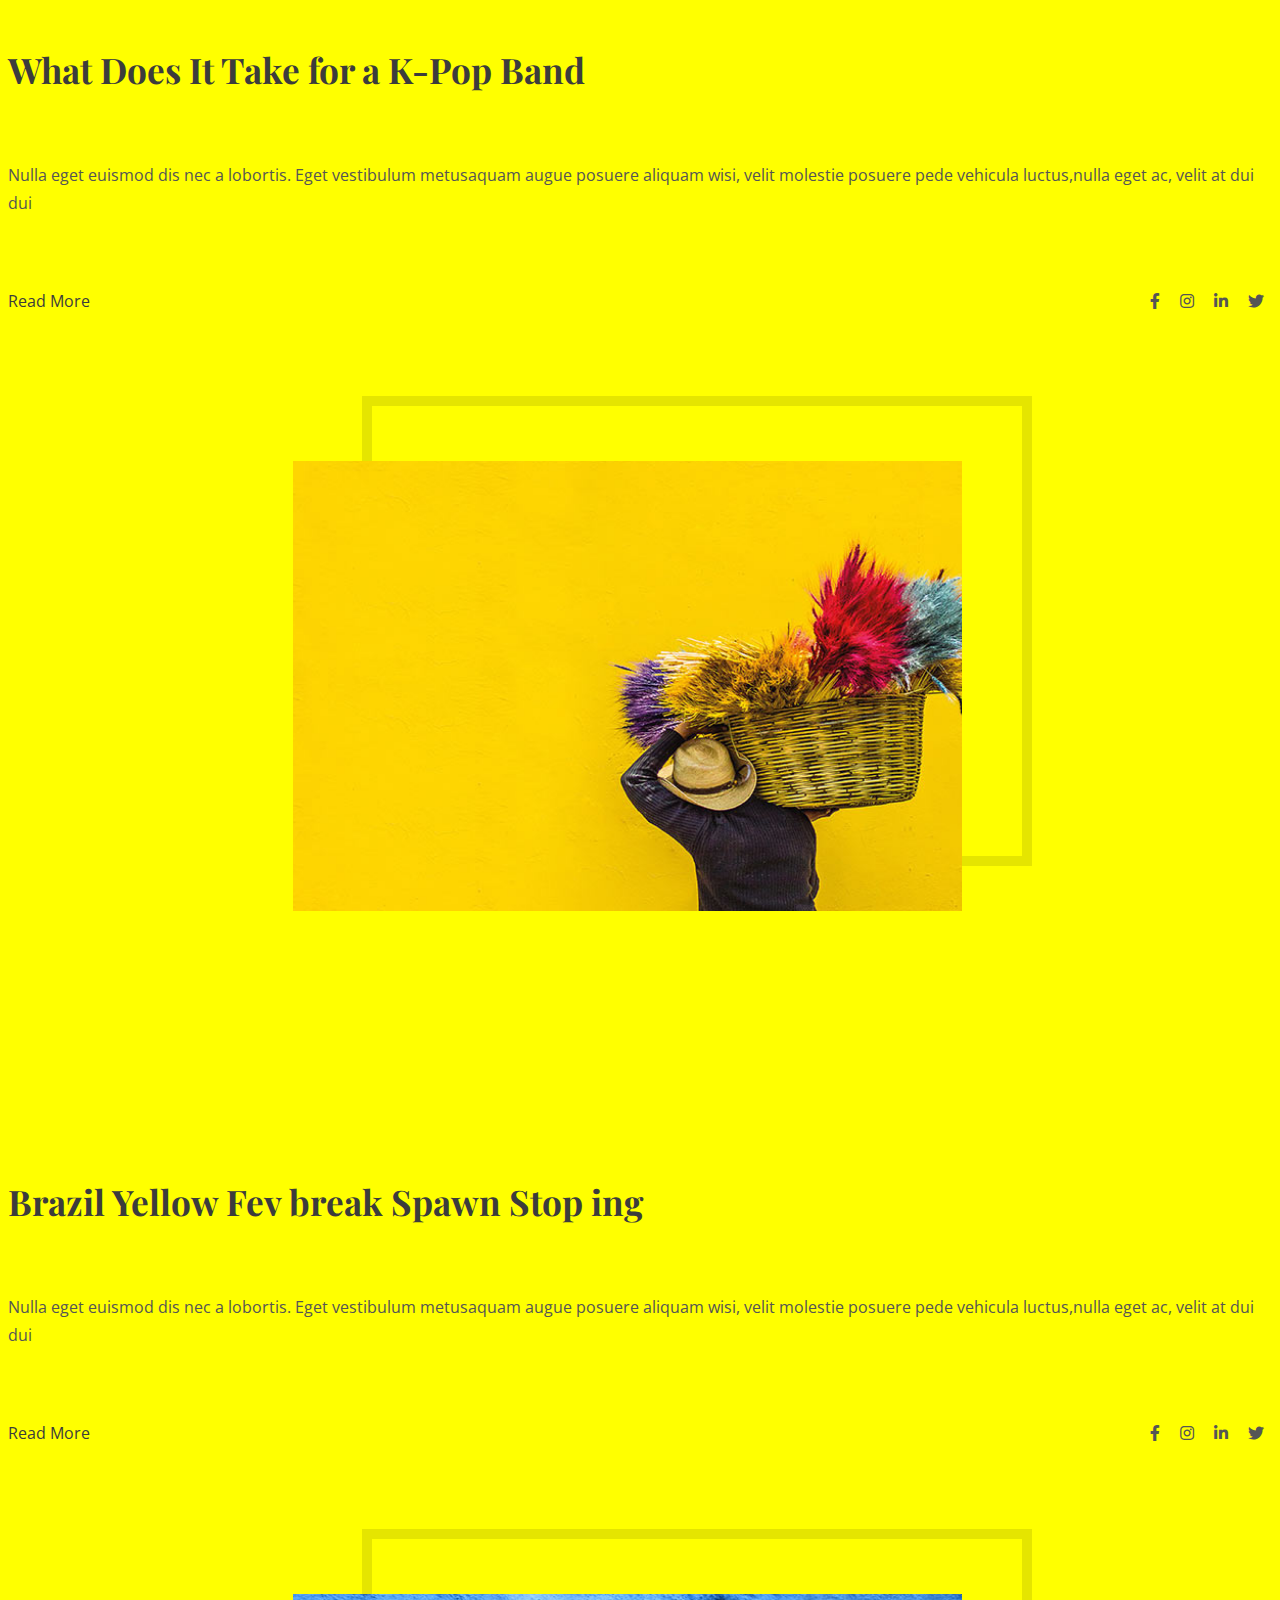
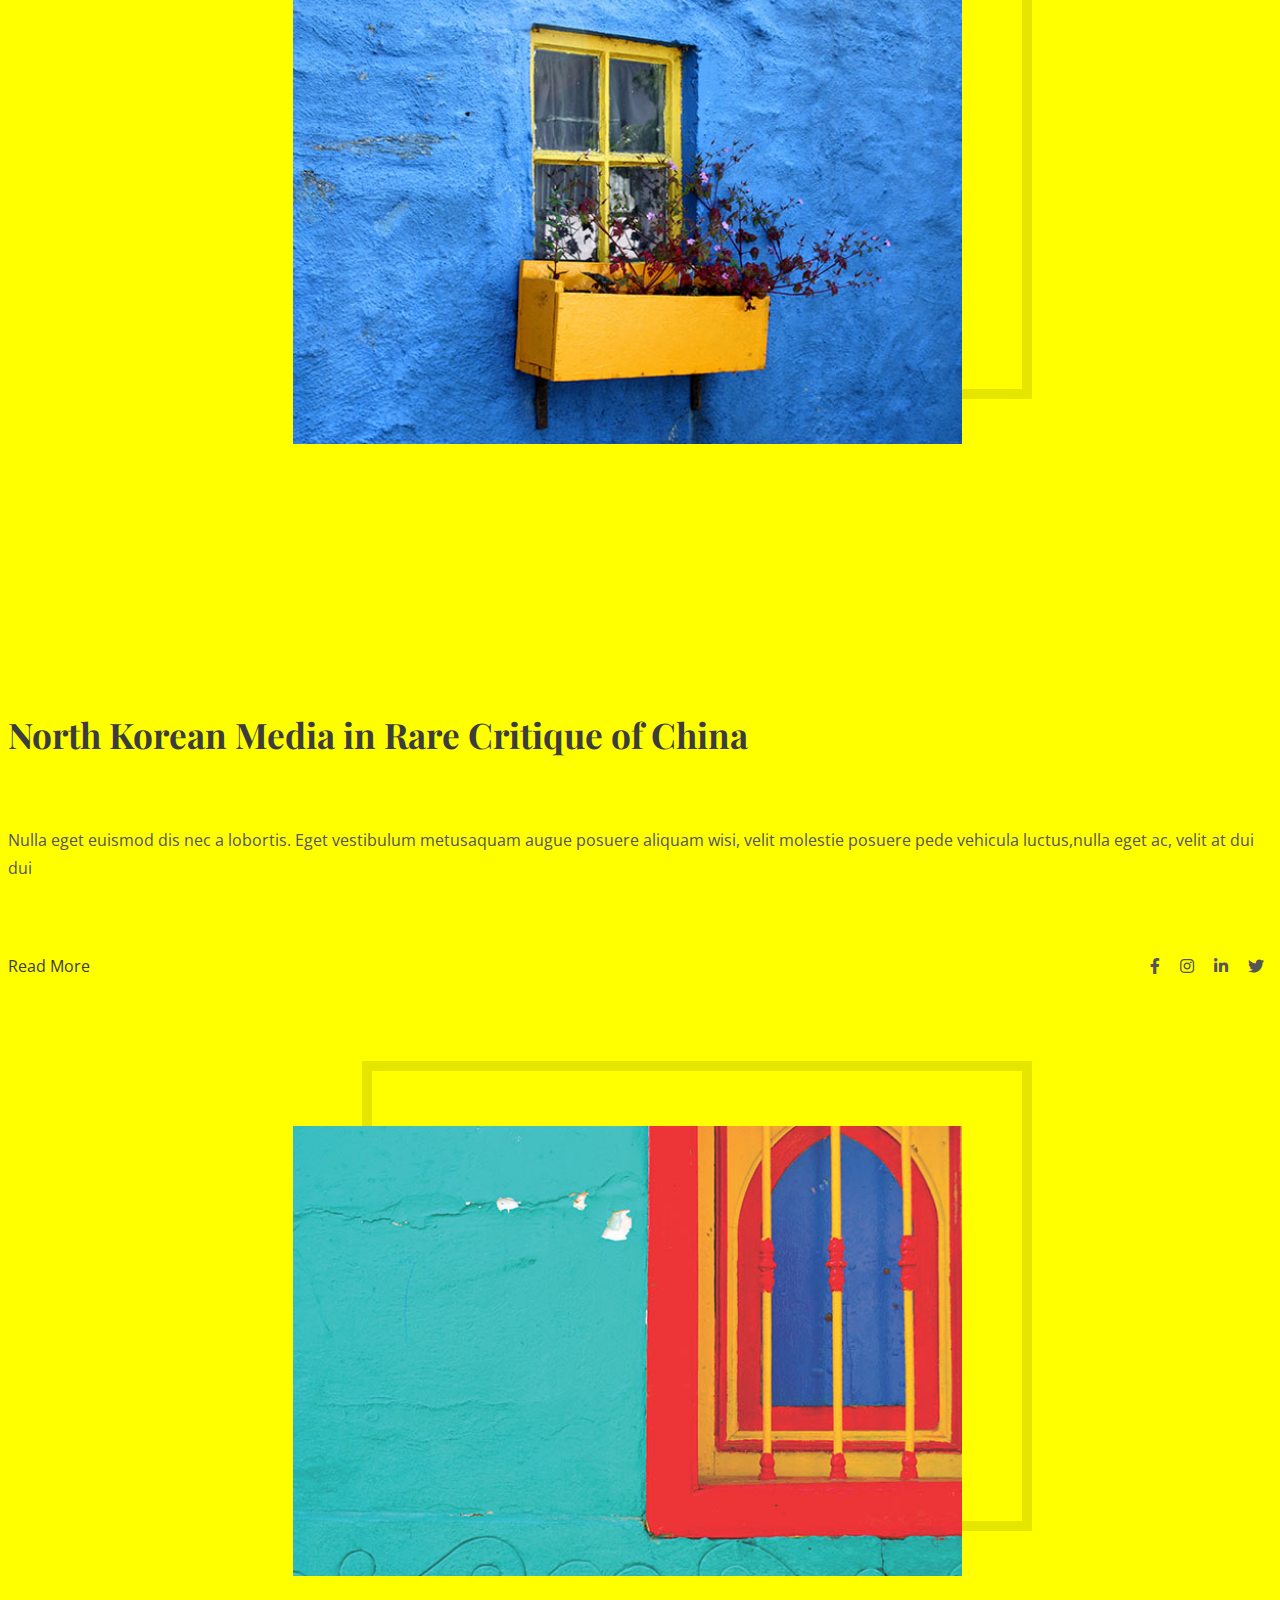
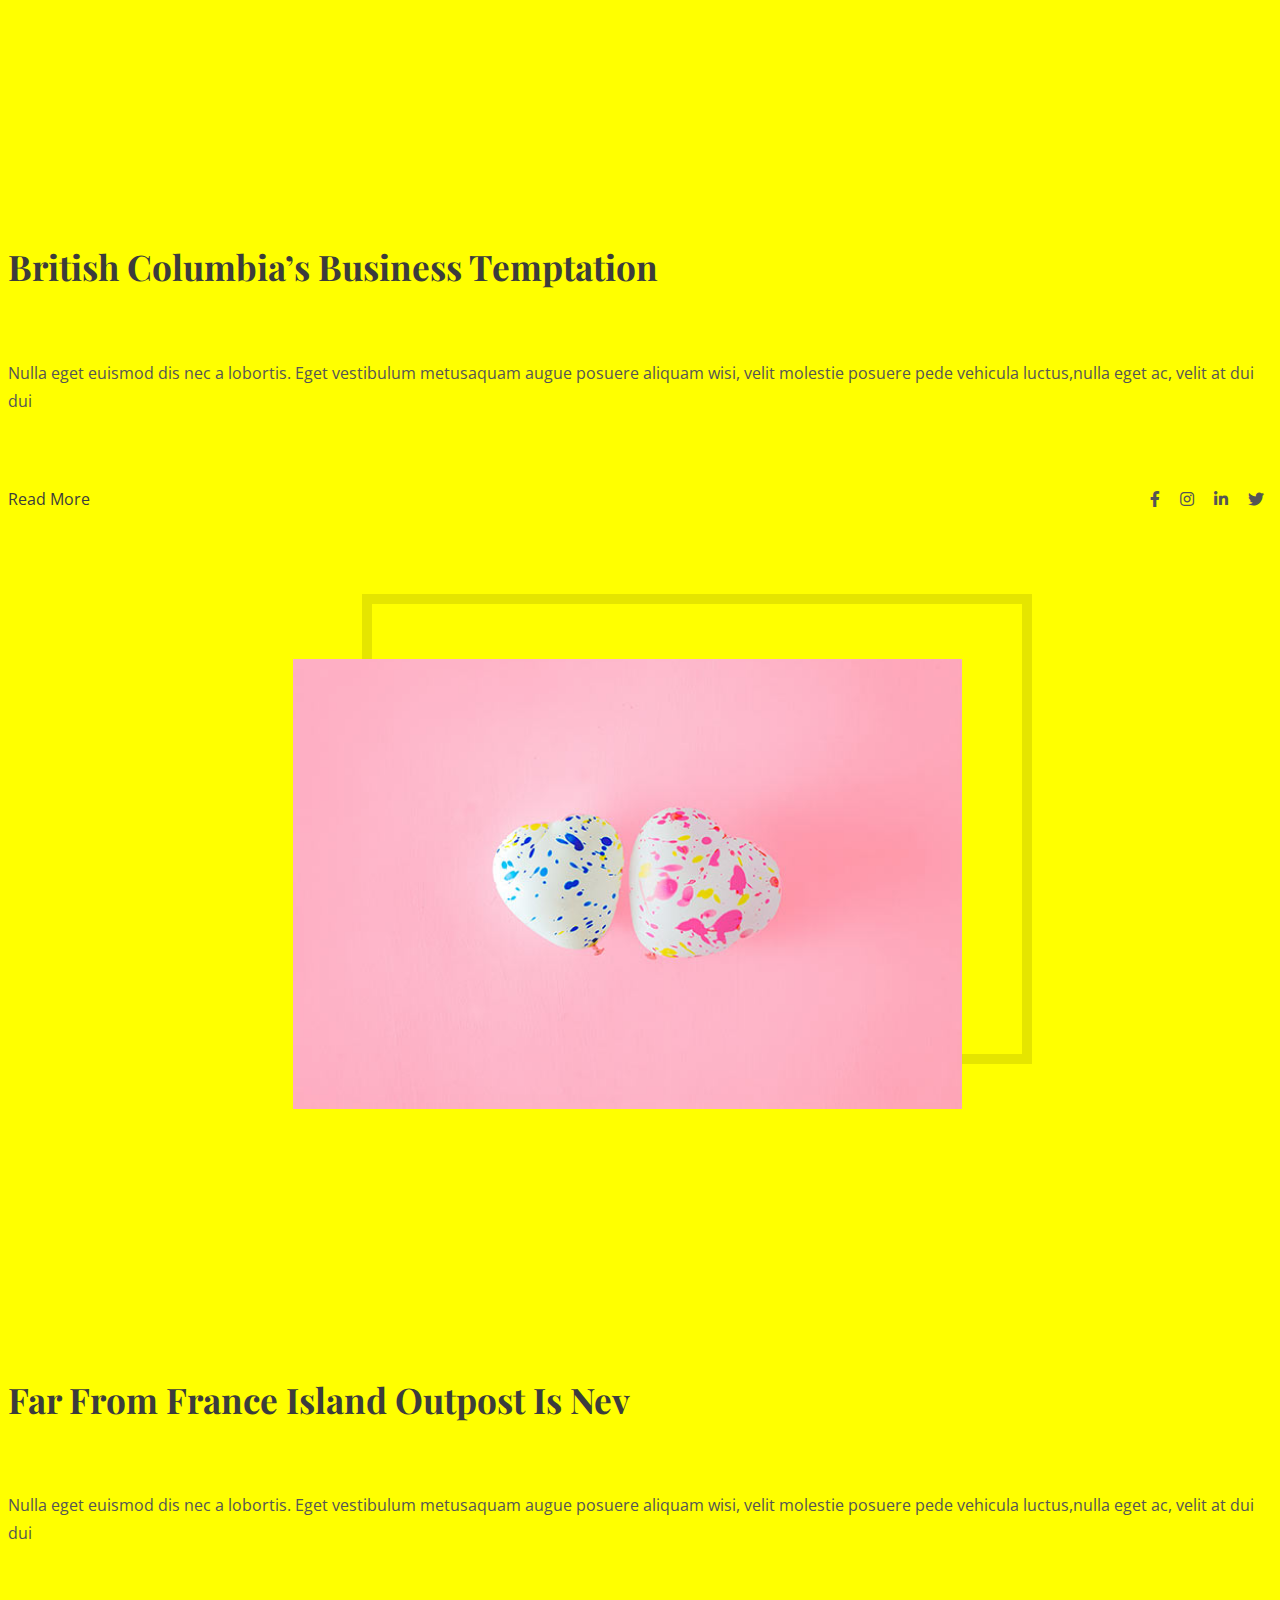
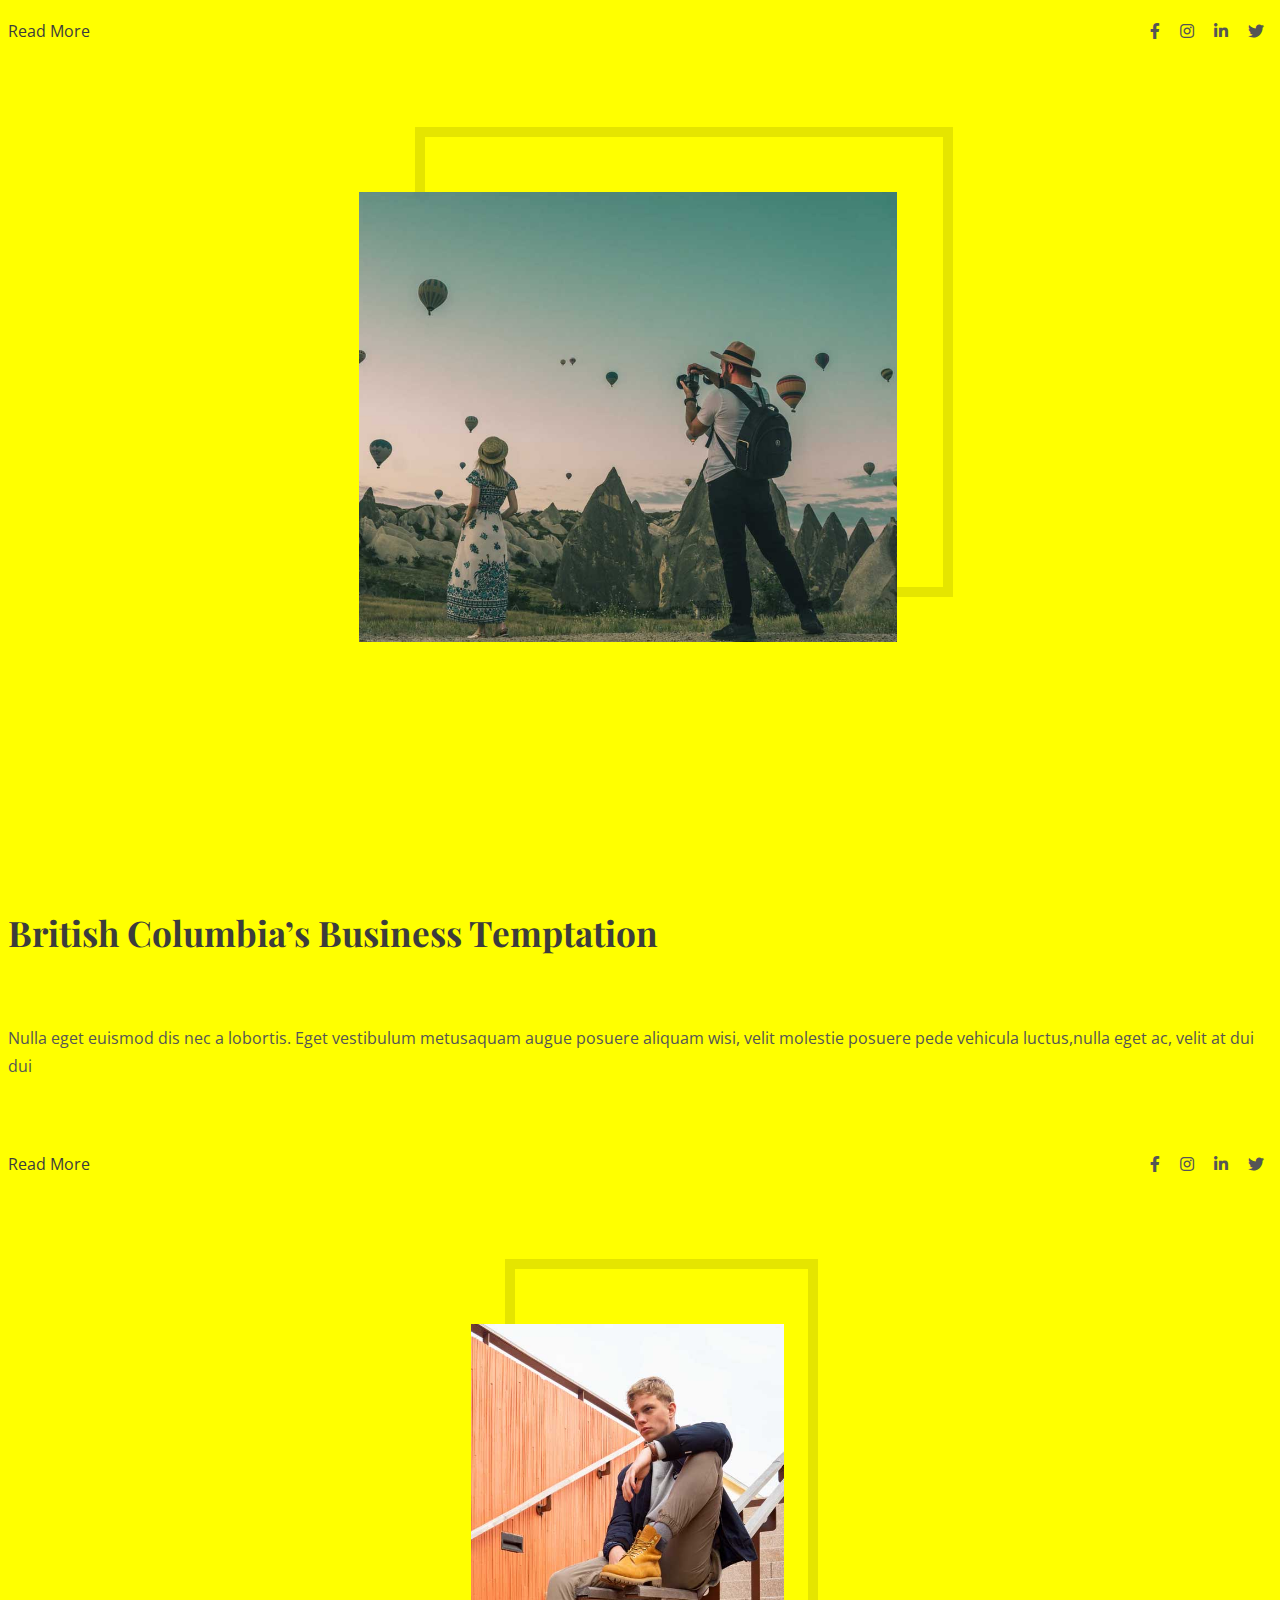
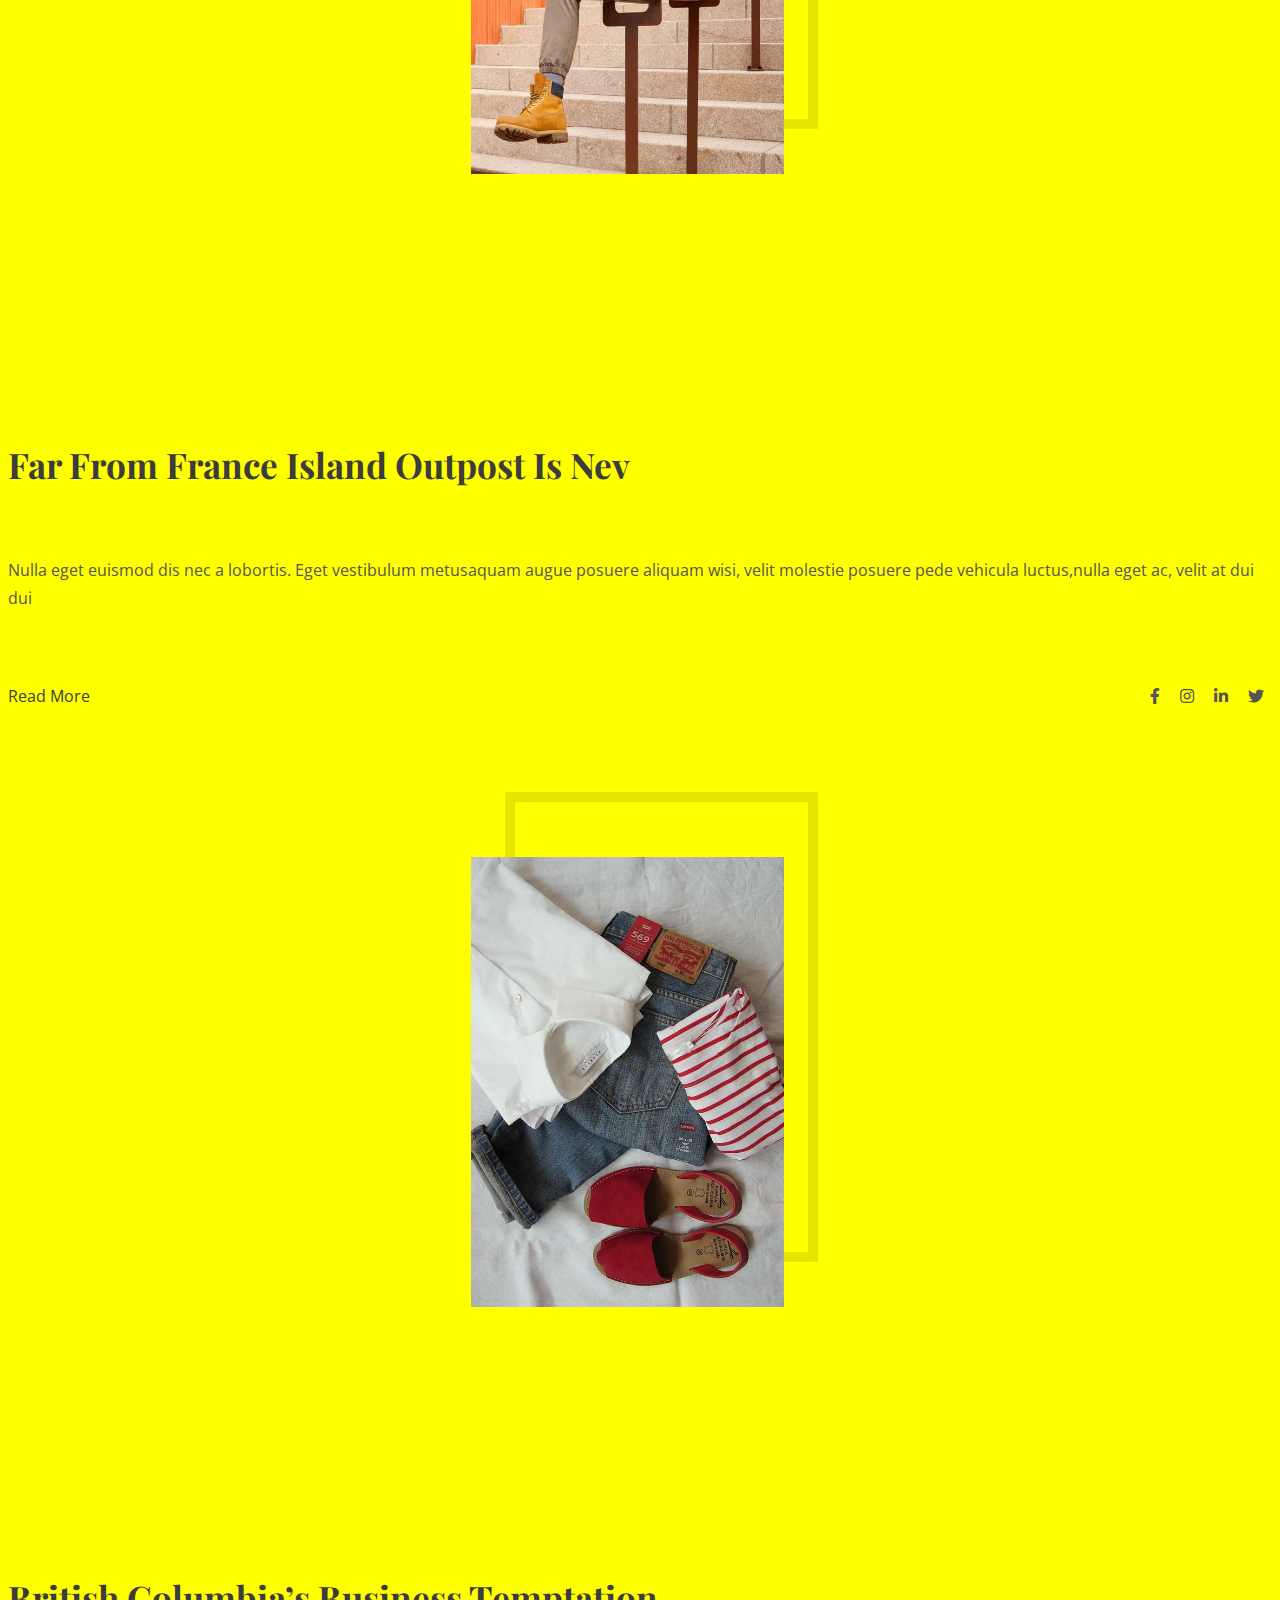
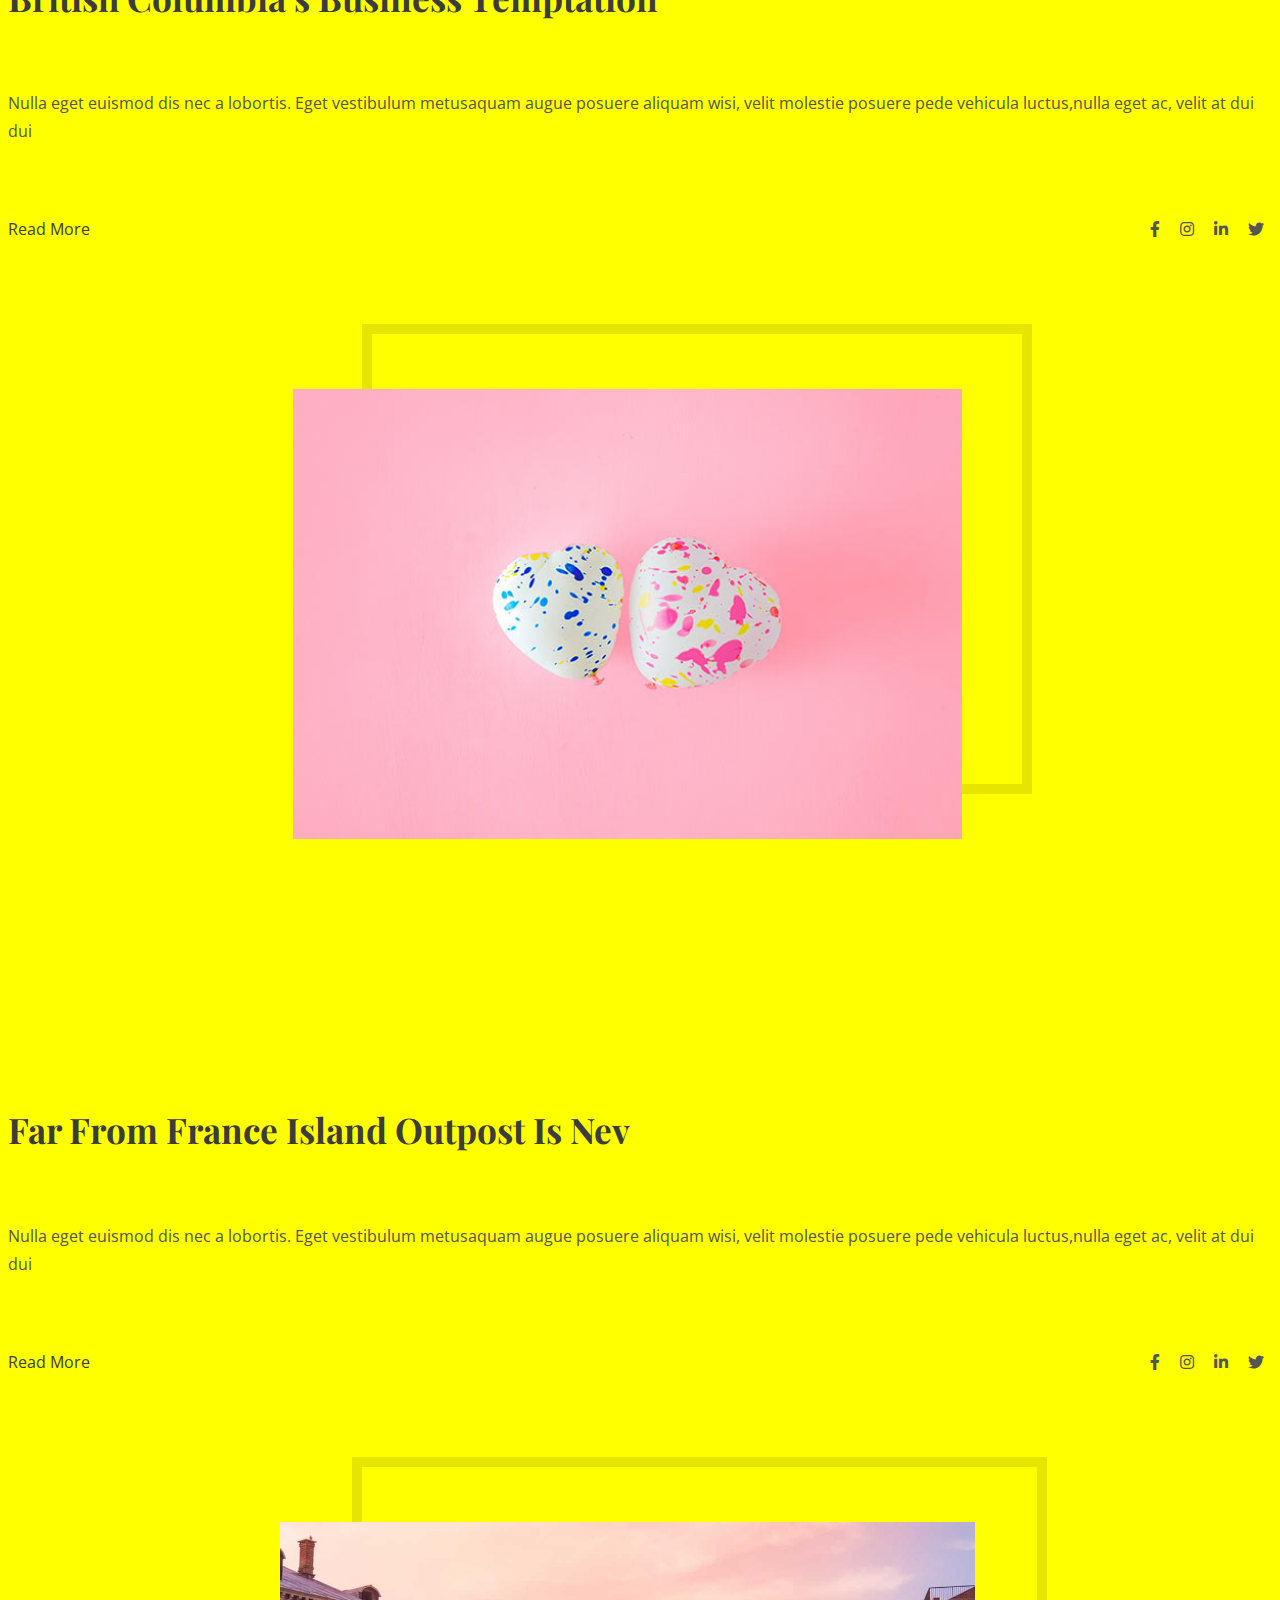
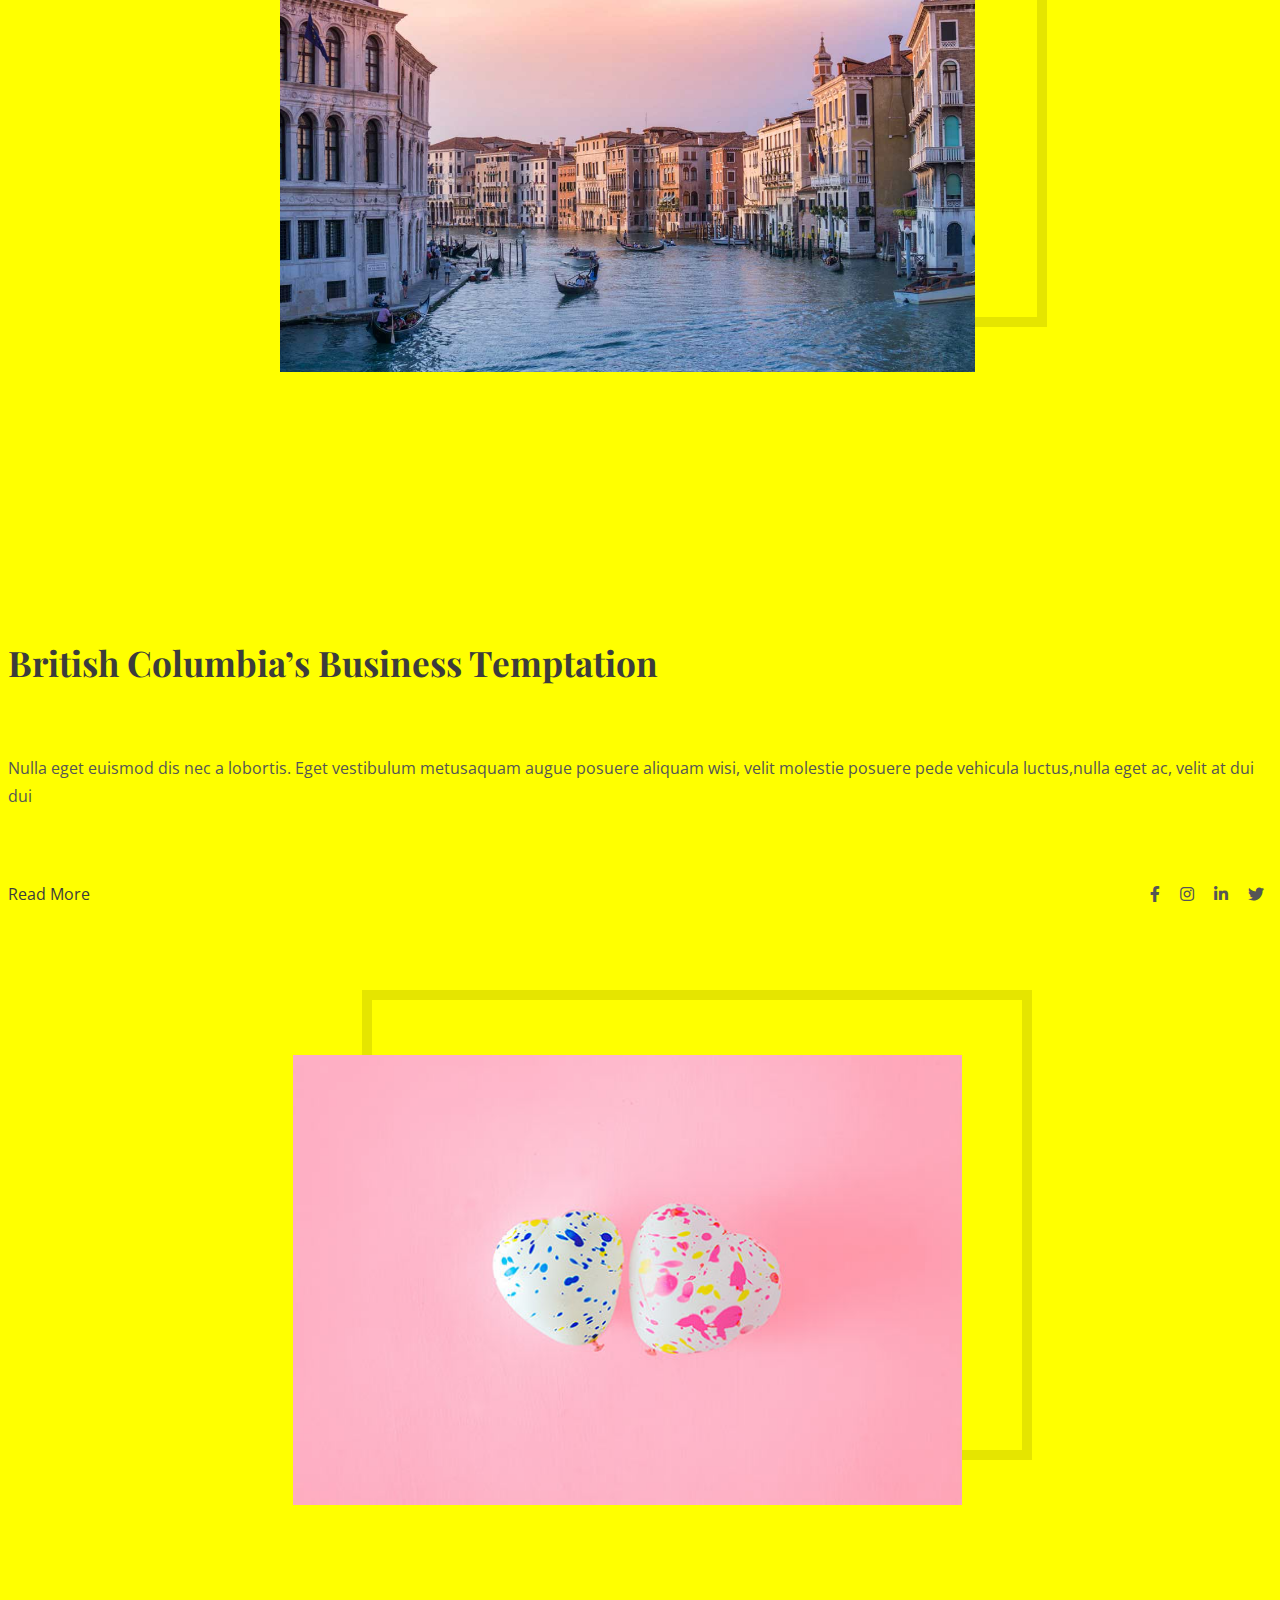
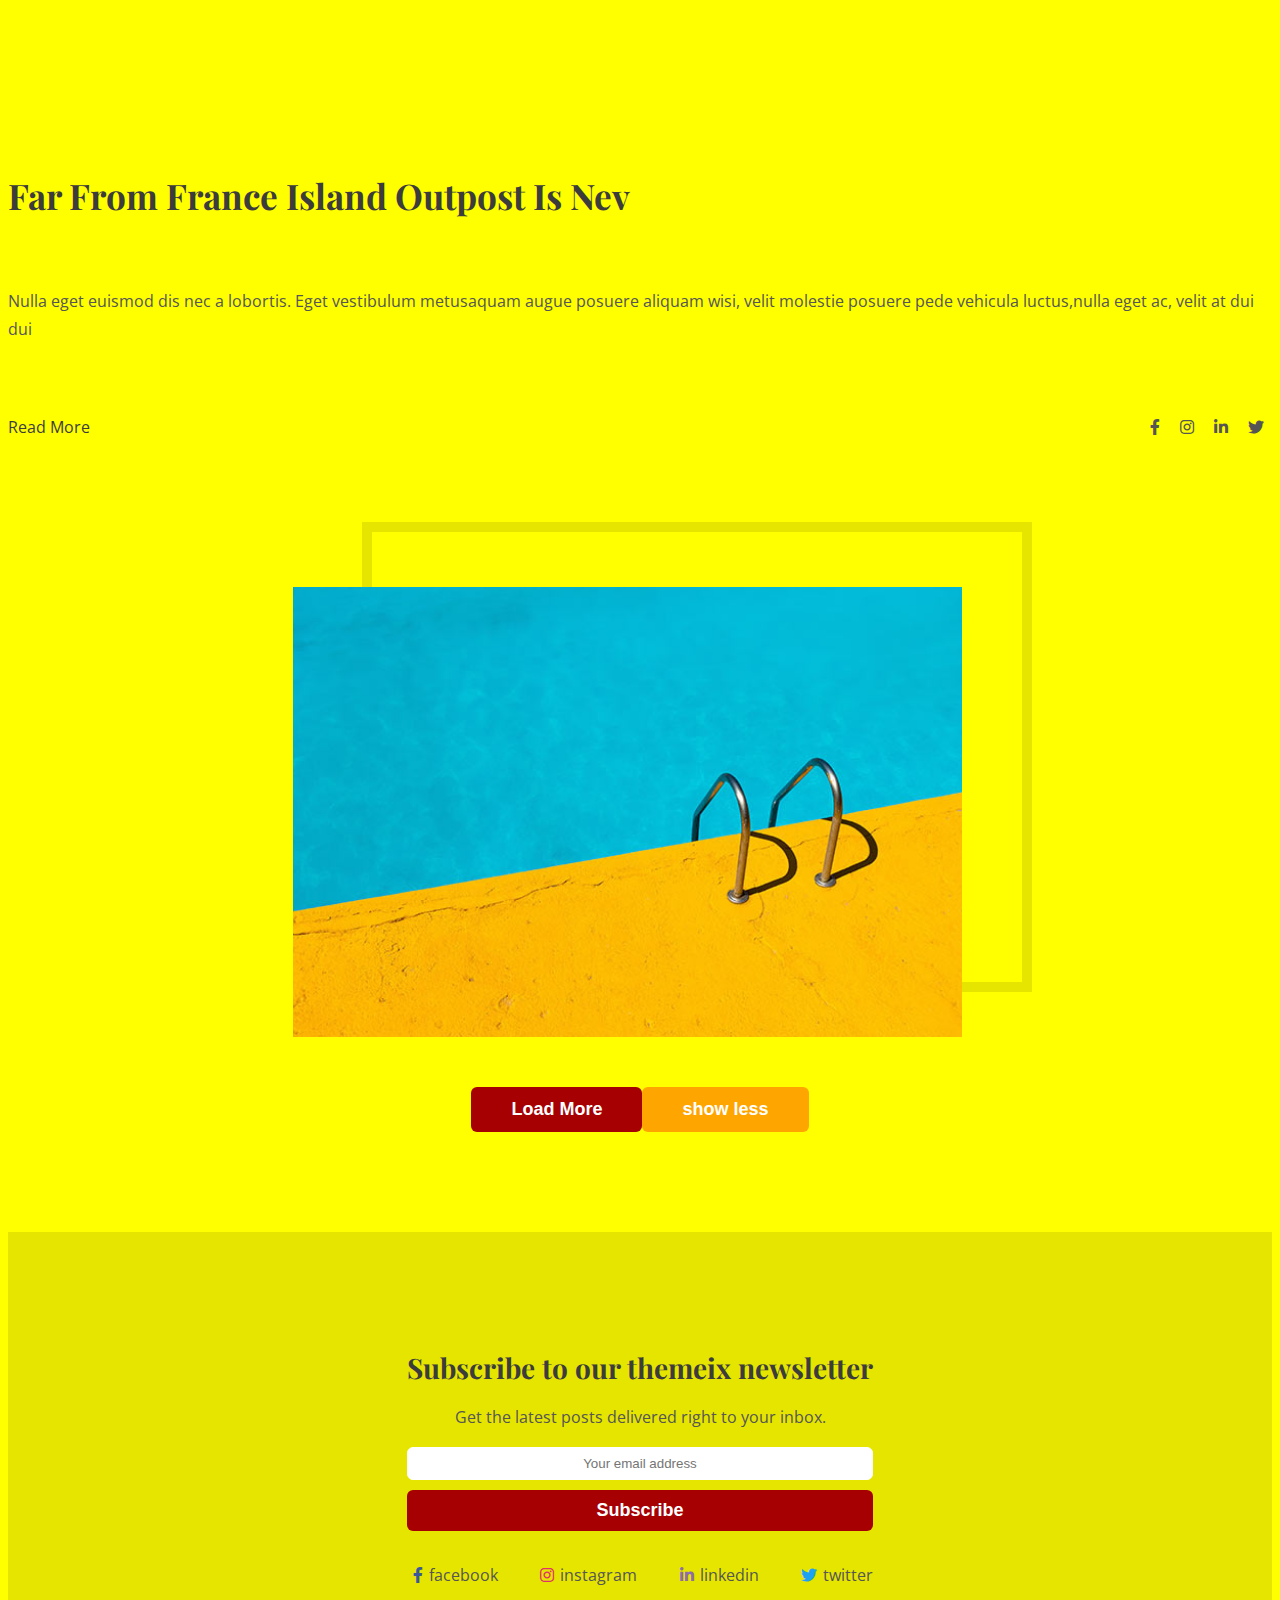
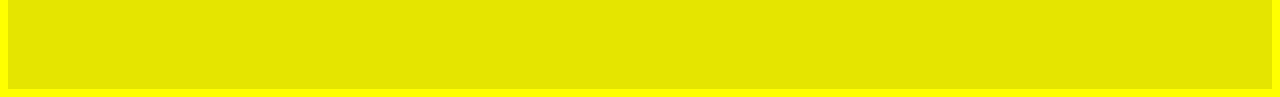
<file: blog/pages/home3.html>
<!DOCTYPE html>
<html lang="en">

<head>
    <meta charset="UTF-8">
    <meta name="viewport" content="width=device-width, initial-scale=1.0">
    <meta http-equiv="X-UA-Compatible" content="ie=edge">
    <script src="https://code.jquery.com/jquery-3.4.1.min.js"
        integrity="sha256-CSXorXvZcTkaix6Yvo6HppcZGetbYMGWSFlBw8HfCJo=" crossorigin="anonymous"></script>
    <script src="https://cdnjs.cloudflare.com/ajax/libs/popper.js/1.11.0/umd/popper.min.js"
        integrity="sha384-b/U6ypiBEHpOf/4+1nzFpr53nxSS+GLCkfwBdFNTxtclqqenISfwAzpKaMNFNmj4"
        crossorigin="anonymous"></script>

    <link rel="stylesheet" href="https://maxcdn.bootstrapcdn.com/bootstrap/4.0.0-beta/css/bootstrap.min.css"
        integrity="sha384-/Y6pD6FV/Vv2HJnA6t+vslU6fwYXjCFtcEpHbNJ0lyAFsXTsjBbfaDjzALeQsN6M" crossorigin="anonymous">
    <script src="https://maxcdn.bootstrapcdn.com/bootstrap/4.0.0-beta/js/bootstrap.min.js"
        integrity="sha384-h0AbiXch4ZDo7tp9hKZ4TsHbi047NrKGLO3SEJAg45jXxnGIfYzk4Si90RDIqNm1"
        crossorigin="anonymous"></script>
    <script src="../assets/OwlCarousel2-2.3.4/dist/owl.carousel.min.js"></script>
    <script src="../assets/js/main.js"></script>
    <link rel="stylesheet" href="../assets/styles/main.css">
    <link rel="stylesheet" href="../assets/icons/fontawesome-free-5.10.1-web/css/all.min.css">
    <link
        href="https://fonts.googleapis.com/css?family=Open+Sans:300,300i,400,400i,600,600i,700,700i,800|Playfair+Display:400,400i,700,700i,900,900i&display=swap&subset=latin-ext"
        rel="stylesheet">
    <link rel="stylesheet" href="../assets/OwlCarousel2-2.3.4/dist/assets/owl.carousel.min.css">
    <link rel="stylesheet" href="../assets/OwlCarousel2-2.3.4/dist/assets/owl.theme.default.min.css">
    <title>Document</title>

</head>

<body class="home-3">
    <header>
        <nav class="navbar navbar-expand-md navbar-light ">
            <div class="container">
                <a href="index.html" class="navbar-brand">
                    <img src="../assets/images/logo.png" alt="">
                </a>
                <button class="navbar-toggler" type="button" data-toggle="collapse" data-target="#navbarResponsive">
                    <span class="navbar-toggler-icon"></span>
                </button>
                <div class="collapse navbar-collapse" id="navbarResponsive">
                    <ul class="navbar-nav ml-auto">
                        <li class="nav-item dropdown actives">
                            <a class="nav-link dropdown-toggle" href="#" id="navbarDropdown" role="button"
                                data-toggle="dropdown" aria-haspopup="true" aria-expanded="false">
                                Home
                            </a>
                            <div class="dropdown-menu" aria-labelledby="navbarDropdown">
                                <a class="dropdown-item" href="../index.html">Home1</a>
                                <a class="dropdown-item" href="./home2.html">Home2</a>
                                <a class="dropdown-item" href="./home3.html">Home3</a>
                            </div>
                        </li>
                        <li class="nav-item">
                            <a href="./tags.html" class="nav-link">
                                Tags
                            </a>
                        </li>
                        <li class="nav-item dropdown">
                            <a class="nav-link dropdown-toggle" href="#" id="navbarDropdown" role="button"
                                data-toggle="dropdown" aria-haspopup="true" aria-expanded="false">
                                Pages
                            </a>
                            <div class="dropdown-menu" aria-labelledby="navbarDropdown">
                                <a class="dropdown-item" href="./blog-detail.html">Blog Details</a>
                                <a class="dropdown-item" href="./authors.html">Authors</a>
                            </div>
                        </li>
                        <li class="nav-item">
                            <a href="./about.html" class="nav-link">
                                About
                            </a>
                        </li>
                        <li class="nav-item">
                            <a href="./contact.html" class="nav-link">
                                Contact
                            </a>
                        </li>
                    </ul>
                </div>
            </div>
        </nav>
    </header>
    <main>
        <section id="slide">
            <div class="container">
                <div class="owl-carousel">
                    <div class="container">
                        <div class="content-area col-lg-6 col-md-6 col-sm-12 col-12 ">
                            <div class="details">
                                <div class="head">
                                    <h1>
                                        <a href="./blog-detail.html">
                                            It’s Complicated:Path of an Israeli Palesti
                                        </a>
                                    </h1>
                                </div>
                                <div class="desc">
                                    <p>Nulla eget euismod dis nec a lobortis. Eget vestibulum metusaquam augue posuere
                                        aliquam
                                        wisi, velit molestie posuere pede vehicula luctus,nulla eget ac, velit at dui
                                        dui</p>
                                </div>
                                <div class="tools">
                                    <div class="more">
                                        <a href="./blog-detail.html">Read More
                                            <i class="fas fa-arrow-right"></i>
                                        </a>
                                    </div>
                                    <div class="icons">
                                        <a href="">
                                            <i class="fab fa-facebook-f"></i>
                                        </a>
                                        <a href="">
                                            <i class="fab fa-instagram"></i>
                                        </a>
                                        <a href="">
                                            <i class="fab fa-linkedin-in"></i>
                                        </a>
                                        <a href="">
                                            <i class="fab fa-twitter"></i>
                                        </a>
                                    </div>
                                </div>
                            </div>
                        </div>
                        <div class="img-area col-lg-6 col-md-6 col-sm-12 col-12">
                            <a href="./blog-detail.html">
                                <div class="img">
                                    <img src="../assets/images/post-15.jpg" alt="">
                                </div>
                            </a>
                        </div>
                    </div>
                    <div class="container">
                        <div class="content-area col-lg-6 col-md-6 col-sm-12 col-12 ">
                            <div class="details">
                                <div class="head">
                                    <h1>
                                        <a href="./blog-detail.html">
                                            It’s Complicated:Path of an Israeli Palesti
                                        </a>
                                    </h1>
                                </div>
                                <div class="desc">
                                    <p>Nulla eget euismod dis nec a lobortis. Eget vestibulum metusaquam augue posuere
                                        aliquam
                                        wisi, velit molestie posuere pede vehicula luctus,nulla eget ac, velit at dui
                                        dui</p>
                                </div>
                                <div class="tools">
                                    <div class="more">
                                        <a href="./blog-detail.html">Read More
                                            <i class="fas fa-arrow-right"></i>
                                        </a>
                                    </div>
                                    <div class="icons">
                                        <a href="">
                                            <i class="fab fa-facebook-f"></i>
                                        </a>
                                        <a href="">
                                            <i class="fab fa-instagram"></i>
                                        </a>
                                        <a href="">
                                            <i class="fab fa-linkedin-in"></i>
                                        </a>
                                        <a href="">
                                            <i class="fab fa-twitter"></i>
                                        </a>
                                    </div>
                                </div>
                            </div>
                        </div>
                        <div class="img-area col-lg-6 col-md-6 col-sm-12 col-12">
                            <a href="./blog-detail.html">
                                <div class="img">
                                    <img src="../assets/images/post-16.jpg" alt="">
                                </div>
                            </a>
                        </div>
                    </div>
                    <div class="container">
                        <div class="content-area col-lg-6 col-md-6 col-sm-12 col-12 ">
                            <div class="details">
                                <div class="head">
                                    <h1>
                                        <a href="./blog-detail.html">
                                            It’s Complicated:Path of an Israeli Palesti
                                        </a>
                                    </h1>
                                </div>
                                <div class="desc">
                                    <p>Nulla eget euismod dis nec a lobortis. Eget vestibulum metusaquam augue posuere
                                        aliquam
                                        wisi, velit molestie posuere pede vehicula luctus,nulla eget ac, velit at dui
                                        dui</p>
                                </div>
                                <div class="tools">
                                    <div class="more">
                                        <a href="./blog-detail.html">Read More
                                            <i class="fas fa-arrow-right"></i>
                                        </a>
                                    </div>
                                    <div class="icons">
                                        <a href="">
                                            <i class="fab fa-facebook-f"></i>
                                        </a>
                                        <a href="">
                                            <i class="fab fa-instagram"></i>
                                        </a>
                                        <a href="">
                                            <i class="fab fa-linkedin-in"></i>
                                        </a>
                                        <a href="">
                                            <i class="fab fa-twitter"></i>
                                        </a>
                                    </div>
                                </div>
                            </div>
                        </div>
                        <div class="img-area col-lg-6 col-md-6 col-sm-12 col-12">
                            <a href="./blog-detail.html">
                                <div class="img">
                                    <img src="../assets/images/post-17.jpg" alt="">
                                </div>
                            </a>
                        </div>
                    </div>
                </div>
            </div>
        </section>
        <section id="blog" class="section-padding">
            <div class="container">
                <div class="content-area col-lg-6 col-md-6 col-sm-12 col-12 ">
                    <div class="details">
                        <div class="head">
                            <h1>
                                <a href="./blog-detail.html">
                                    It’s Complicated:Path of an Israeli Palesti
                                </a>
                            </h1>
                        </div>
                        <div class="desc">
                            <p>Nulla eget euismod dis nec a lobortis. Eget vestibulum metusaquam augue posuere aliquam
                                wisi, velit molestie posuere pede vehicula luctus,nulla eget ac, velit at dui dui</p>
                        </div>
                        <div class="tools">
                            <div class="more">
                                <a href="./blog-detail.html">Read More
                                    <i class="fas fa-arrow-right"></i>
                                </a>
                            </div>
                            <div class="icons">
                                <a href="">
                                    <i class="fab fa-facebook-f"></i>
                                </a>
                                <a href="">
                                    <i class="fab fa-instagram"></i>
                                </a>
                                <a href="">
                                    <i class="fab fa-linkedin-in"></i>
                                </a>
                                <a href="">
                                    <i class="fab fa-twitter"></i>
                                </a>
                            </div>
                        </div>
                    </div>
                </div>
                <div class="img-area col-lg-6 col-md-6 col-sm-12 col-12">
                    <a href="./blog-detail.html">
                        <div class="img">
                            <img src="../assets/images/post-18.jpg" alt="">
                        </div>
                    </a>
                </div>
            </div>
        </section>
        <section id="blog" class="section-padding">
            <div class="container">
                <div class="content-area col-lg-6 col-md-6 col-sm-12 col-12 ">
                    <div class="details">
                        <div class="head">
                            <h1>
                                <a href="./blog-detail.html">
                                    What Does It Take for a K-Pop Band
                                </a>
                            </h1>
                        </div>
                        <div class="desc">
                            <p>Nulla eget euismod dis nec a lobortis. Eget vestibulum metusaquam augue posuere aliquam
                                wisi, velit molestie posuere pede vehicula luctus,nulla eget ac, velit at dui dui</p>
                        </div>
                        <div class="tools">
                            <div class="more">
                                <a href="./blog-detail.html">Read More
                                    <i class="fas fa-arrow-right"></i>
                                </a>
                            </div>
                            <div class="icons">
                                <a href="">
                                    <i class="fab fa-facebook-f"></i>
                                </a>
                                <a href="">
                                    <i class="fab fa-instagram"></i>
                                </a>
                                <a href="">
                                    <i class="fab fa-linkedin-in"></i>
                                </a>
                                <a href="">
                                    <i class="fab fa-twitter"></i>
                                </a>
                            </div>
                        </div>
                    </div>
                </div>
                <div class="img-area col-lg-6 col-md-6 col-sm-12 col-12">
                    <a href="./blog-detail.html">
                        <div class="img">
                            <img src="../assets/images/post-19.jpg" alt="">
                        </div>
                    </a>
                </div>
            </div>
        </section>
        <section id="blog" class="section-padding">
            <div class="container">
                <div class="content-area col-lg-6 col-md-6 col-sm-12 col-12 ">
                    <div class="details">
                        <div class="head">
                            <h1>
                                <a href="./blog-detail.html">
                                    Brazil Yellow Fev break Spawn Stop ing
                                </a>
                            </h1>
                        </div>
                        <div class="desc">
                            <p>Nulla eget euismod dis nec a lobortis. Eget vestibulum metusaquam augue posuere aliquam
                                wisi, velit molestie posuere pede vehicula luctus,nulla eget ac, velit at dui dui</p>
                        </div>
                        <div class="tools">
                            <div class="more">
                                <a href="./blog-detail.html">Read More
                                    <i class="fas fa-arrow-right"></i>
                                </a>
                            </div>
                            <div class="icons">
                                <a href="">
                                    <i class="fab fa-facebook-f"></i>
                                </a>
                                <a href="">
                                    <i class="fab fa-instagram"></i>
                                </a>
                                <a href="">
                                    <i class="fab fa-linkedin-in"></i>
                                </a>
                                <a href="">
                                    <i class="fab fa-twitter"></i>
                                </a>
                            </div>
                        </div>
                    </div>
                </div>
                <div class="img-area col-lg-6 col-md-6 col-sm-12 col-12">
                    <a href="./blog-detail.html">
                        <div class="img">
                            <img src="../assets/images/post-20.jpg" alt="">
                        </div>
                    </a>
                </div>
            </div>
        </section>
        <section id="blog" class="section-padding">
            <div class="container">
                <div class="content-area col-lg-6 col-md-6 col-sm-12 col-12 ">
                    <div class="details">
                        <div class="head">
                            <h1>
                                <a href="./blog-detail.html">
                                    North Korean Media in Rare Critique of China
                                </a>
                            </h1>
                        </div>
                        <div class="desc">
                            <p>Nulla eget euismod dis nec a lobortis. Eget vestibulum metusaquam augue posuere aliquam
                                wisi, velit molestie posuere pede vehicula luctus,nulla eget ac, velit at dui dui</p>
                        </div>
                        <div class="tools">
                            <div class="more">
                                <a href="./blog-detail.html">Read More
                                    <i class="fas fa-arrow-right"></i>
                                </a>
                            </div>
                            <div class="icons">
                                <a href="">
                                    <i class="fab fa-facebook-f"></i>
                                </a>
                                <a href="">
                                    <i class="fab fa-instagram"></i>
                                </a>
                                <a href="">
                                    <i class="fab fa-linkedin-in"></i>
                                </a>
                                <a href="">
                                    <i class="fab fa-twitter"></i>
                                </a>
                            </div>
                        </div>
                    </div>
                </div>
                <div class="img-area col-lg-6 col-md-6 col-sm-12 col-12">
                    <a href="./blog-detail.html">
                        <div class="img">
                            <img src="../assets/images/post-21.jpg" alt="">
                        </div>
                    </a>
                </div>
            </div>
        </section>
        <section id="blog" class="section-padding">
            <div class="container">
                <div class="content-area col-lg-6 col-md-6 col-sm-12 col-12 ">
                    <div class="details">
                        <div class="head">
                            <h1>
                                <a href="./blog-detail.html">
                                    British Columbia’s Business Temptation
                                </a>
                            </h1>
                        </div>
                        <div class="desc">
                            <p>Nulla eget euismod dis nec a lobortis. Eget vestibulum metusaquam augue posuere aliquam
                                wisi, velit molestie posuere pede vehicula luctus,nulla eget ac, velit at dui dui</p>
                        </div>
                        <div class="tools">
                            <div class="more">
                                <a href="./blog-detail.html">Read More
                                    <i class="fas fa-arrow-right"></i>
                                </a>
                            </div>
                            <div class="icons">
                                <a href="">
                                    <i class="fab fa-facebook-f"></i>
                                </a>
                                <a href="">
                                    <i class="fab fa-instagram"></i>
                                </a>
                                <a href="">
                                    <i class="fab fa-linkedin-in"></i>
                                </a>
                                <a href="">
                                    <i class="fab fa-twitter"></i>
                                </a>
                            </div>
                        </div>
                    </div>
                </div>
                <div class="img-area col-lg-6 col-md-6 col-sm-12 col-12">
                    <a href="./blog-detail.html">
                        <div class="img">
                            <img src="../assets/images/post-22.jpg" alt="">
                        </div>
                    </a>
                </div>
            </div>
        </section>
        <section id="blog" class="section-padding">
            <div class="container">
                <div class="content-area col-lg-6 col-md-6 col-sm-12 col-12 ">
                    <div class="details">
                        <div class="head">
                            <h1>
                                <a href="./blog-detail.html">
                                    Far From France Island Outpost Is Nev
                                </a>
                            </h1>
                        </div>
                        <div class="desc">
                            <p>Nulla eget euismod dis nec a lobortis. Eget vestibulum metusaquam augue posuere aliquam
                                wisi, velit molestie posuere pede vehicula luctus,nulla eget ac, velit at dui dui</p>
                        </div>
                        <div class="tools">
                            <div class="more">
                                <a href="./blog-detail.html">Read More
                                    <i class="fas fa-arrow-right"></i>
                                </a>
                            </div>
                            <div class="icons">
                                <a href="">
                                    <i class="fab fa-facebook-f"></i>
                                </a>
                                <a href="">
                                    <i class="fab fa-instagram"></i>
                                </a>
                                <a href="">
                                    <i class="fab fa-linkedin-in"></i>
                                </a>
                                <a href="">
                                    <i class="fab fa-twitter"></i>
                                </a>
                            </div>
                        </div>
                    </div>
                </div>
                <div class="img-area col-lg-6 col-md-6 col-sm-12 col-12">
                    <a href="./blog-detail.html">
                        <div class="img">
                            <img src="../assets/images/post-10.jpg" alt="">
                        </div>
                    </a>
                </div>
            </div>
        </section>
        <section id="blog" class="section-padding">
            <div class="container">
                <div class="content-area col-lg-6 col-md-6 col-sm-12 col-12 ">
                    <div class="details">
                        <div class="head">
                            <h1>
                                <a href="./blog-detail.html">
                                    British Columbia’s Business Temptation
                                </a>
                            </h1>
                        </div>
                        <div class="desc">
                            <p>Nulla eget euismod dis nec a lobortis. Eget vestibulum metusaquam augue posuere aliquam
                                wisi, velit molestie posuere pede vehicula luctus,nulla eget ac, velit at dui dui</p>
                        </div>
                        <div class="tools">
                            <div class="more">
                                <a href="./blog-detail.html">Read More
                                    <i class="fas fa-arrow-right"></i>
                                </a>
                            </div>
                            <div class="icons">
                                <a href="">
                                    <i class="fab fa-facebook-f"></i>
                                </a>
                                <a href="">
                                    <i class="fab fa-instagram"></i>
                                </a>
                                <a href="">
                                    <i class="fab fa-linkedin-in"></i>
                                </a>
                                <a href="">
                                    <i class="fab fa-twitter"></i>
                                </a>
                            </div>
                        </div>
                    </div>
                </div>
                <div class="img-area col-lg-6 col-md-6 col-sm-12 col-12">
                    <a href="./blog-detail.html">
                        <div class="img">
                            <img src="../assets/images/post-08.jpg" alt="">
                        </div>
                    </a>
                </div>
            </div>
        </section>
        <section id="blog" class="section-padding">
            <div class="container">
                <div class="content-area col-lg-6 col-md-6 col-sm-12 col-12 ">
                    <div class="details">
                        <div class="head">
                            <h1>
                                <a href="./blog-detail.html">
                                    Far From France Island Outpost Is Nev
                                </a>
                            </h1>
                        </div>
                        <div class="desc">
                            <p>Nulla eget euismod dis nec a lobortis. Eget vestibulum metusaquam augue posuere aliquam
                                wisi, velit molestie posuere pede vehicula luctus,nulla eget ac, velit at dui dui</p>
                        </div>
                        <div class="tools">
                            <div class="more">
                                <a href="./blog-detail.html">Read More
                                    <i class="fas fa-arrow-right"></i>
                                </a>
                            </div>
                            <div class="icons">
                                <a href="">
                                    <i class="fab fa-facebook-f"></i>
                                </a>
                                <a href="">
                                    <i class="fab fa-instagram"></i>
                                </a>
                                <a href="">
                                    <i class="fab fa-linkedin-in"></i>
                                </a>
                                <a href="">
                                    <i class="fab fa-twitter"></i>
                                </a>
                            </div>
                        </div>
                    </div>
                </div>
                <div class="img-area col-lg-6 col-md-6 col-sm-12 col-12">
                    <a href="./blog-detail.html">
                        <div class="img">
                            <img src="../assets/images/post-09.jpg" alt="">
                        </div>
                    </a>
                </div>
            </div>
        </section>
        <section id="blog" class="section-padding">
            <div class="container">
                <div class="content-area col-lg-6 col-md-6 col-sm-12 col-12 ">
                    <div class="details">
                        <div class="head">
                            <h1>
                                <a href="./blog-detail.html">
                                    British Columbia’s Business Temptation
                                </a>
                            </h1>
                        </div>
                        <div class="desc">
                            <p>Nulla eget euismod dis nec a lobortis. Eget vestibulum metusaquam augue posuere aliquam
                                wisi, velit molestie posuere pede vehicula luctus,nulla eget ac, velit at dui dui</p>
                        </div>
                        <div class="tools">
                            <div class="more">
                                <a href="./blog-detail.html">Read More
                                    <i class="fas fa-arrow-right"></i>
                                </a>
                            </div>
                            <div class="icons">
                                <a href="">
                                    <i class="fab fa-facebook-f"></i>
                                </a>
                                <a href="">
                                    <i class="fab fa-instagram"></i>
                                </a>
                                <a href="">
                                    <i class="fab fa-linkedin-in"></i>
                                </a>
                                <a href="">
                                    <i class="fab fa-twitter"></i>
                                </a>
                            </div>
                        </div>
                    </div>
                </div>
                <div class="img-area col-lg-6 col-md-6 col-sm-12 col-12">
                    <a href="./blog-detail.html">
                        <div class="img">
                            <img src="../assets/images/post-22.jpg" alt="">
                        </div>
                    </a>
                </div>
            </div>
        </section>
        <section id="blog" class="section-padding">
            <div class="container">
                <div class="content-area col-lg-6 col-md-6 col-sm-12 col-12 ">
                    <div class="details">
                        <div class="head">
                            <h1>
                                <a href="./blog-detail.html">
                                    Far From France Island Outpost Is Nev
                                </a>
                            </h1>
                        </div>
                        <div class="desc">
                            <p>Nulla eget euismod dis nec a lobortis. Eget vestibulum metusaquam augue posuere aliquam
                                wisi, velit molestie posuere pede vehicula luctus,nulla eget ac, velit at dui dui</p>
                        </div>
                        <div class="tools">
                            <div class="more">
                                <a href="./blog-detail.html">Read More
                                    <i class="fas fa-arrow-right"></i>
                                </a>
                            </div>
                            <div class="icons">
                                <a href="">
                                    <i class="fab fa-facebook-f"></i>
                                </a>
                                <a href="">
                                    <i class="fab fa-instagram"></i>
                                </a>
                                <a href="">
                                    <i class="fab fa-linkedin-in"></i>
                                </a>
                                <a href="">
                                    <i class="fab fa-twitter"></i>
                                </a>
                            </div>
                        </div>
                    </div>
                </div>
                <div class="img-area col-lg-6 col-md-6 col-sm-12 col-12">
                    <a href="./blog-detail.html">
                        <div class="img">
                            <img src="../assets/images/post-12.jpg" alt="">
                        </div>
                    </a>
                </div>
            </div>
        </section>
        <section id="blog" class="section-padding">
            <div class="container">
                <div class="content-area col-lg-6 col-md-6 col-sm-12 col-12 ">
                    <div class="details">
                        <div class="head">
                            <h1>
                                <a href="./blog-detail.html">
                                    British Columbia’s Business Temptation
                                </a>
                            </h1>
                        </div>
                        <div class="desc">
                            <p>Nulla eget euismod dis nec a lobortis. Eget vestibulum metusaquam augue posuere aliquam
                                wisi, velit molestie posuere pede vehicula luctus,nulla eget ac, velit at dui dui</p>
                        </div>
                        <div class="tools">
                            <div class="more">
                                <a href="./blog-detail.html">Read More
                                    <i class="fas fa-arrow-right"></i>
                                </a>
                            </div>
                            <div class="icons">
                                <a href="">
                                    <i class="fab fa-facebook-f"></i>
                                </a>
                                <a href="">
                                    <i class="fab fa-instagram"></i>
                                </a>
                                <a href="">
                                    <i class="fab fa-linkedin-in"></i>
                                </a>
                                <a href="">
                                    <i class="fab fa-twitter"></i>
                                </a>
                            </div>
                        </div>
                    </div>
                </div>
                <div class="img-area col-lg-6 col-md-6 col-sm-12 col-12">
                    <a href="./blog-detail.html">
                        <div class="img">
                            <img src="../assets/images/post-22.jpg" alt="">
                        </div>
                    </a>
                </div>
            </div>
        </section>
        <section id="blog" class="section-padding">
            <div class="container">
                <div class="content-area col-lg-6 col-md-6 col-sm-12 col-12 ">
                    <div class="details">
                        <div class="head">
                            <h1>
                                <a href="./blog-detail.html">
                                    Far From France Island Outpost Is Nev
                                </a>
                            </h1>
                        </div>
                        <div class="desc">
                            <p>Nulla eget euismod dis nec a lobortis. Eget vestibulum metusaquam augue posuere aliquam
                                wisi, velit molestie posuere pede vehicula luctus,nulla eget ac, velit at dui dui</p>
                        </div>
                        <div class="tools">
                            <div class="more">
                                <a href="./blog-detail.html">Read More
                                    <i class="fas fa-arrow-right"></i>
                                </a>
                            </div>
                            <div class="icons">
                                <a href="">
                                    <i class="fab fa-facebook-f"></i>
                                </a>
                                <a href="">
                                    <i class="fab fa-instagram"></i>
                                </a>
                                <a href="">
                                    <i class="fab fa-linkedin-in"></i>
                                </a>
                                <a href="">
                                    <i class="fab fa-twitter"></i>
                                </a>
                            </div>
                        </div>
                    </div>
                </div>
                <div class="img-area col-lg-6 col-md-6 col-sm-12 col-12">
                    <a href="./blog-detail.html">
                        <div class="img">
                            <img src="../assets/images/post-17.jpg" alt="">
                        </div>
                    </a>
                </div>
            </div>
        </section>
        <div class="load">
            <div class="container">
                <button class="load-button button load-more">
                    Load More
                </button>
                <button class="load-button button load-less">
                    show less
                </button>
            </div>
        </div>
    </main>
    <footer>
        <section id="foot-section">
            <div class="container">
                <div class="foot col-lg-6 col-md-6 col-sm-12 col-12">
                    <div class="head">
                        <h1>Subscribe to our themeix newsletter</h1>
                        <p>Get the latest posts delivered right to your inbox.</p>
                    </div>
                    <div class="subscribe">
                        <form action="">
                            <input type="text" class="mail" placeholder="Your email address">
                            <input type="submit" value="Subscribe" class="subs button">
                        </form>
                    </div>
                    <div class="contact">
                        <a href="">
                            <i class="fab fa-facebook-f"></i>facebook
                        </a>
                        <a href="">
                            <i class="fab fa-instagram"></i>instagram
                        </a>
                        <a href="">
                            <i class="fab fa-linkedin-in"></i>linkedin
                        </a>
                        <a href="">
                            <i class="fab fa-twitter"></i>twitter
                        </a>
                    </div>
                </div>
            </div>
        </section>
    </footer>

</body>

</html>
</file>
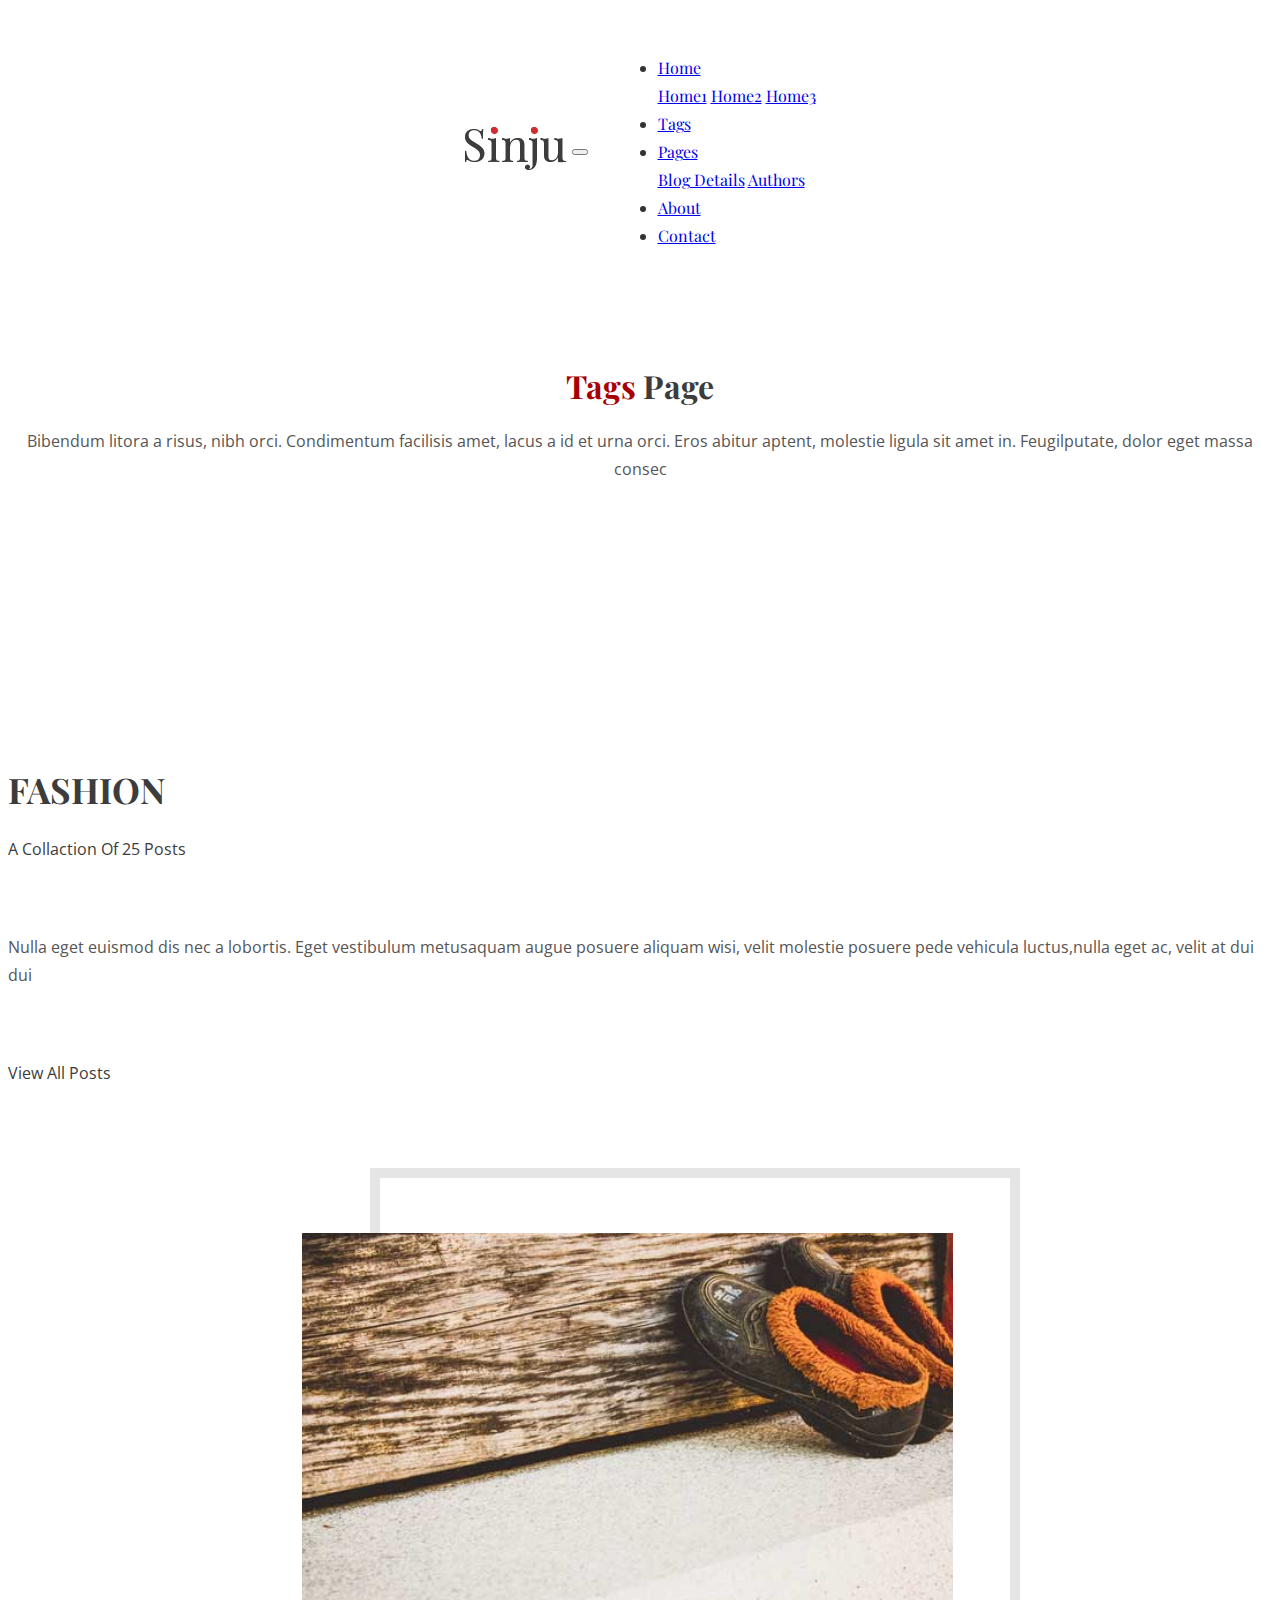
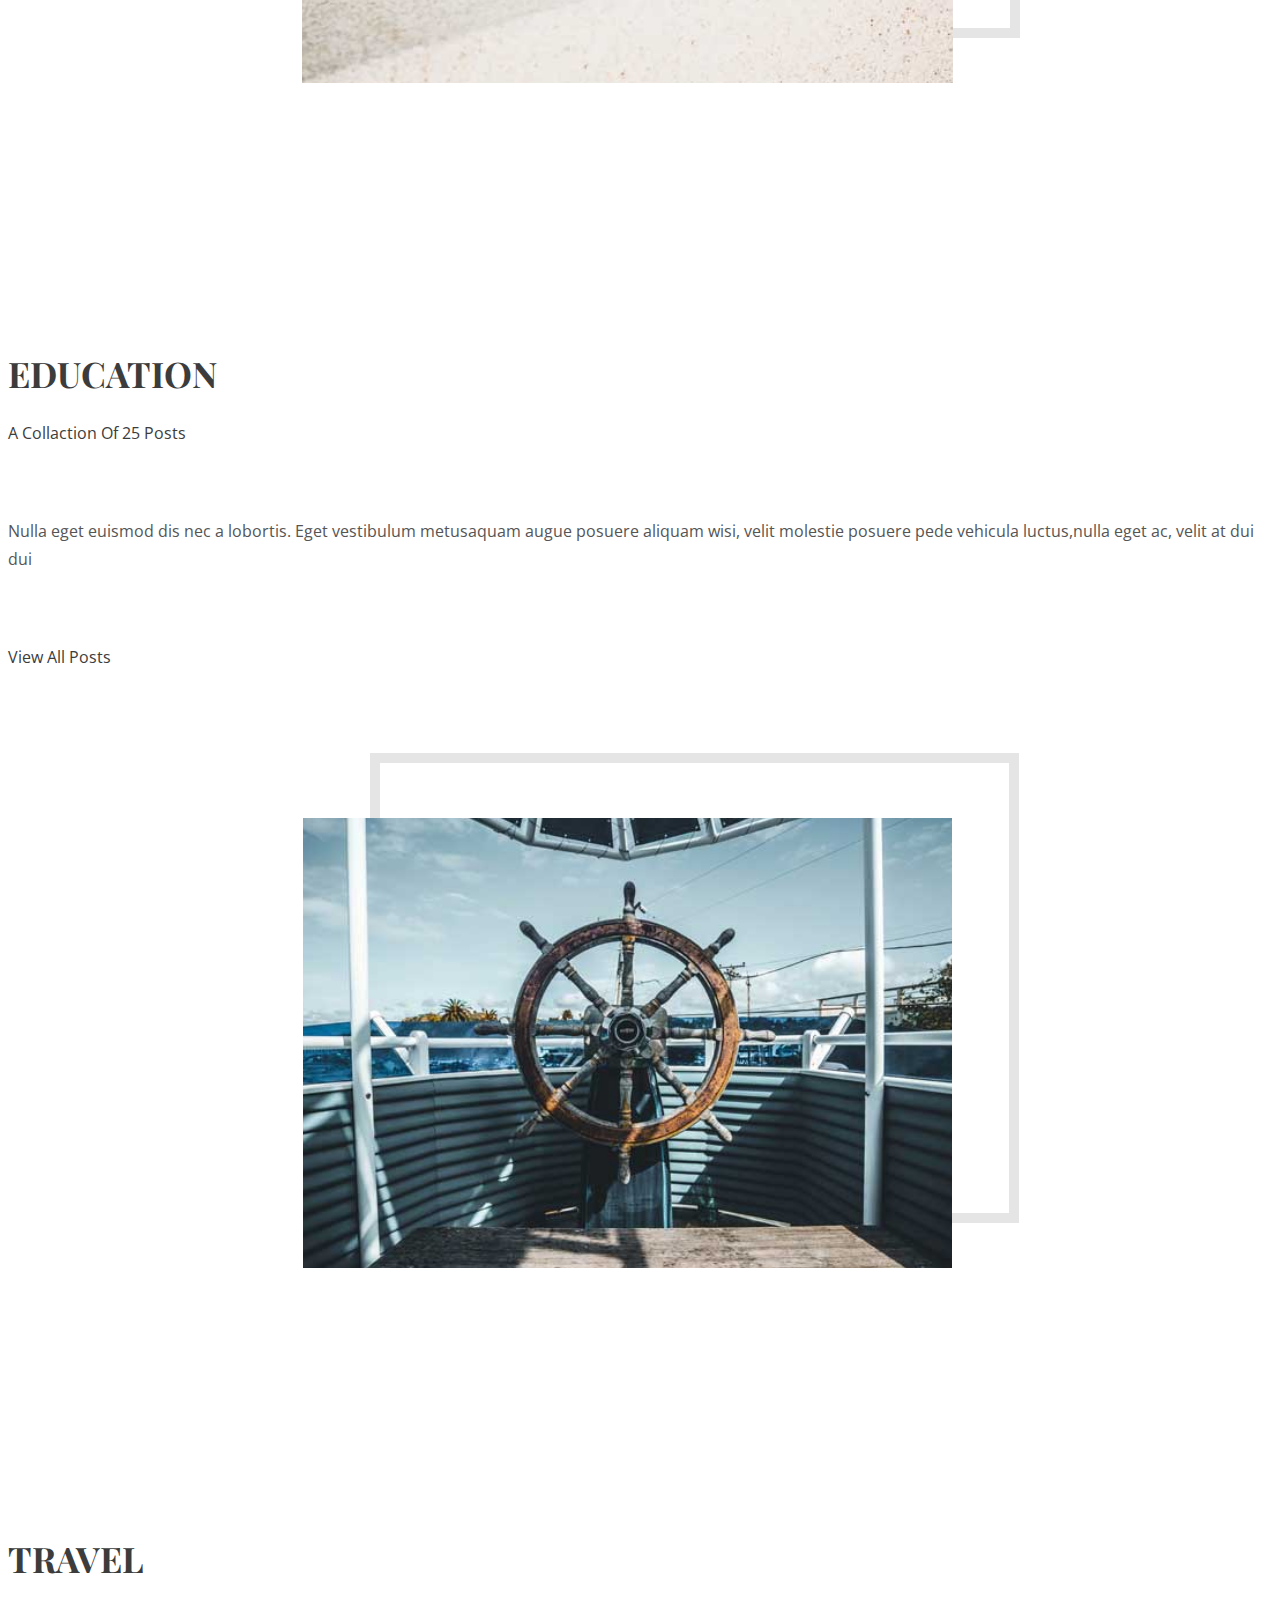
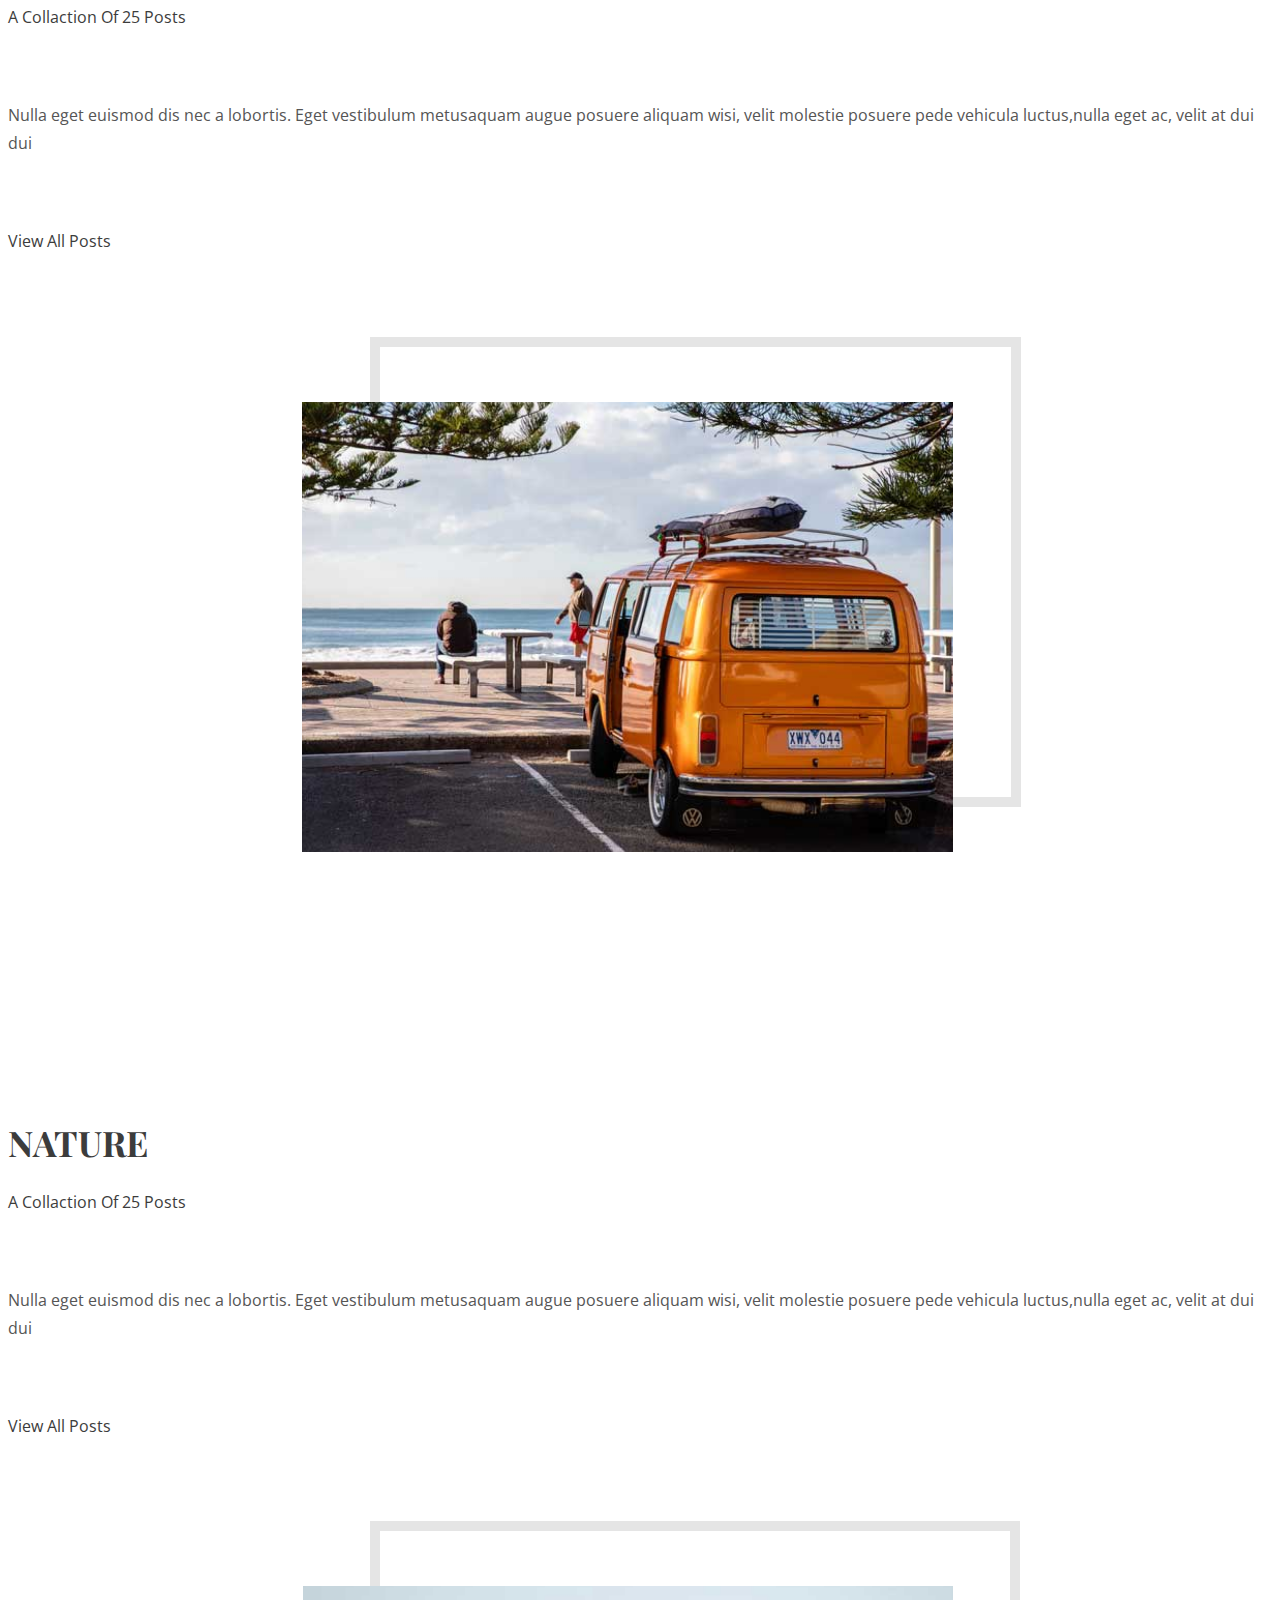
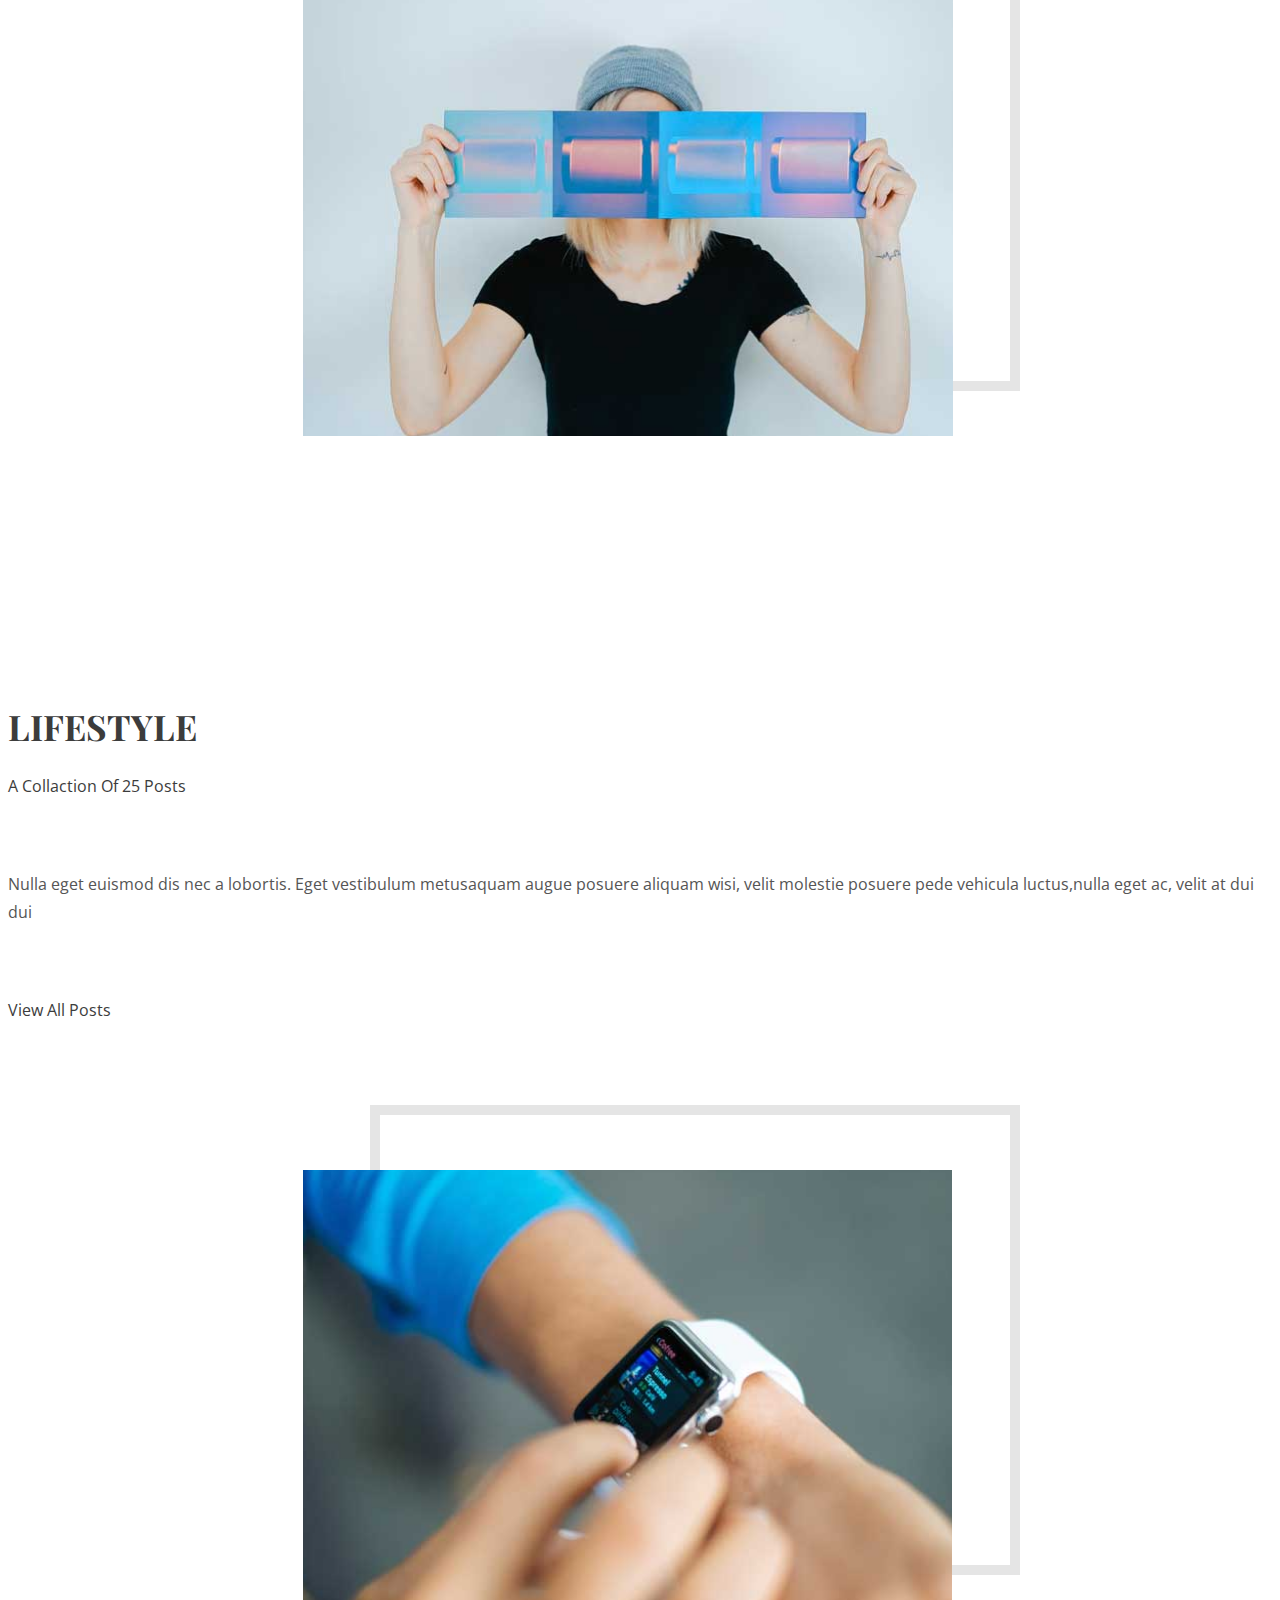
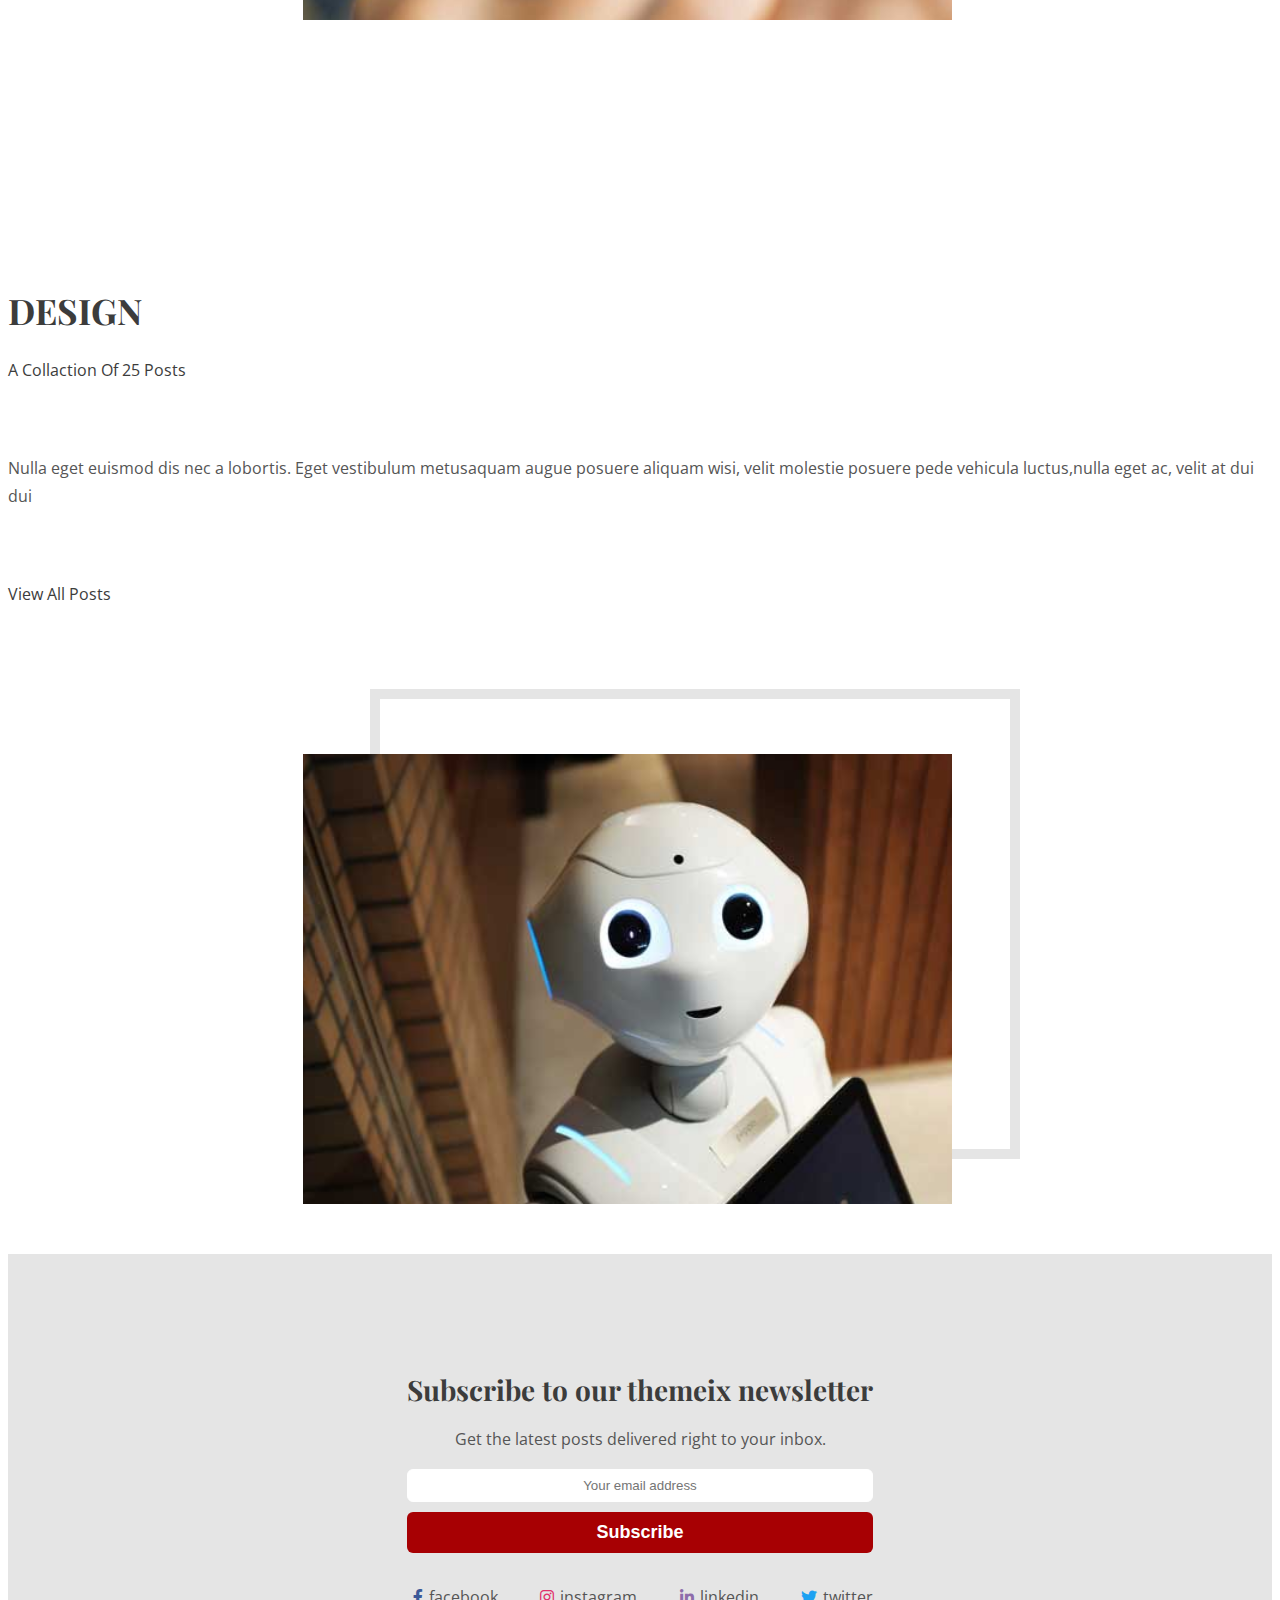
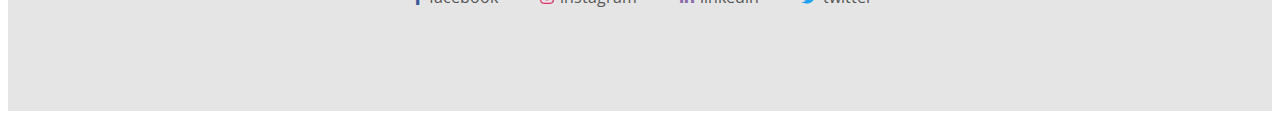
<file: blog/pages/tags.html>
<!DOCTYPE html>
<html lang="en">

<head>
    <meta charset="UTF-8">
    <meta name="viewport" content="width=device-width, initial-scale=1.0">
    <meta http-equiv="X-UA-Compatible" content="ie=edge">
    <script src="https://code.jquery.com/jquery-3.4.1.min.js"
        integrity="sha256-CSXorXvZcTkaix6Yvo6HppcZGetbYMGWSFlBw8HfCJo=" crossorigin="anonymous"></script>
    <script src="https://cdnjs.cloudflare.com/ajax/libs/popper.js/1.11.0/umd/popper.min.js"
        integrity="sha384-b/U6ypiBEHpOf/4+1nzFpr53nxSS+GLCkfwBdFNTxtclqqenISfwAzpKaMNFNmj4"
        crossorigin="anonymous"></script>

    <link rel="stylesheet" href="https://maxcdn.bootstrapcdn.com/bootstrap/4.0.0-beta/css/bootstrap.min.css"
        integrity="sha384-/Y6pD6FV/Vv2HJnA6t+vslU6fwYXjCFtcEpHbNJ0lyAFsXTsjBbfaDjzALeQsN6M" crossorigin="anonymous">
    <script src="https://maxcdn.bootstrapcdn.com/bootstrap/4.0.0-beta/js/bootstrap.min.js"
        integrity="sha384-h0AbiXch4ZDo7tp9hKZ4TsHbi047NrKGLO3SEJAg45jXxnGIfYzk4Si90RDIqNm1"
        crossorigin="anonymous"></script>
    <script src="../assets/OwlCarousel2-2.3.4/dist/owl.carousel.min.js"></script>
    <script src="../assets/js/main.js"></script>
    <link rel="stylesheet" href="../assets/styles/main.css">
    <link rel="stylesheet" href="../assets/icons/fontawesome-free-5.10.1-web/css/all.min.css">
    <link
        href="https://fonts.googleapis.com/css?family=Open+Sans:300,300i,400,400i,600,600i,700,700i,800|Playfair+Display:400,400i,700,700i,900,900i&display=swap&subset=latin-ext"
        rel="stylesheet">
    <link rel="stylesheet" href="../assets/OwlCarousel2-2.3.4/dist/assets/owl.carousel.min.css">
    <link rel="stylesheet" href="../assets/OwlCarousel2-2.3.4/dist/assets/owl.theme.default.min.css">
    <title>Document</title>
</head>

<body>
    <header>
        <nav class="navbar navbar-expand-md navbar-light bg-white">
            <div class="container">
                <a href="../index.html" class="navbar-brand">
                    <img src="../assets/images/logo.png" alt="">
                </a>
                <button class="navbar-toggler" type="button" data-toggle="collapse" data-target="#navbarResponsive">
                    <span class="navbar-toggler-icon"></span>
                </button>
                <div class="collapse navbar-collapse" id="navbarResponsive">
                    <ul class="navbar-nav ml-auto">
                        <li class="nav-item dropdown">
                            <a class="nav-link dropdown-toggle" href="#" id="navbarDropdown" role="button"
                                data-toggle="dropdown" aria-haspopup="true" aria-expanded="false">
                                Home
                            </a>
                            <div class="dropdown-menu" aria-labelledby="navbarDropdown">
                                <a class="dropdown-item" href="../index.html">Home1</a>
                                <a class="dropdown-item" href="./home2.html">Home2</a>
                                <a class="dropdown-item" href="./home3.html">Home3</a>
                            </div>
                        </li>
                        <li class="nav-item active">
                            <a href="./tags.html" class="nav-link">
                                Tags
                            </a>
                        </li>
                        <li class="nav-item dropdown">
                            <a class="nav-link dropdown-toggle" href="#" id="navbarDropdown" role="button"
                                data-toggle="dropdown" aria-haspopup="true" aria-expanded="false">
                                Pages
                            </a>
                            <div class="dropdown-menu" aria-labelledby="navbarDropdown">
                                <a class="dropdown-item" href="./blog-detail.html">Blog Details</a>
                                <a class="dropdown-item" href="./authors.html">Authors</a>
                            </div>
                        </li>
                        <li class="nav-item">
                            <a href="./about.html" class="nav-link">
                                About
                            </a>
                        </li>
                        <li class="nav-item">
                            <a href="./contact.html" class="nav-link">
                                Contact
                            </a>
                        </li>
                    </ul>
                </div>
            </div>
            <!-- </div> -->
        </nav>
    </header>
    <main>
        <section id="head" class="section-padding">
            <div class="container">
                <div class="head-title col-lg-6 col-md-6 col-sm-8 col-12">
                    <h1>
                        <span>Tags</span> Page
                    </h1>
                    <p>Bibendum litora a risus, nibh orci. Condimentum facilisis amet, lacus a id et urna orci. Eros
                        abitur aptent, molestie ligula sit amet in. Feugilputate, dolor eget massa consec</p>
                </div>
            </div>
        </section>
        <section id="tag" class="section-padding">
            <div class="container">
                <div class="content-area col-lg-6 col-md-6 col-sm-12 col-12 ">
                    <div class="details">
                        <div class="head">
                            <h1>
                                <a href="./blog-detail.html">
                                    FASHION
                                </a>
                            </h1>
                            <p> A Collaction Of <span>25 Posts</span></p>

                        </div>
                        <div class="desc">
                            <p>Nulla eget euismod dis nec a lobortis. Eget vestibulum metusaquam augue posuere aliquam
                                wisi, velit molestie posuere pede vehicula luctus,nulla eget ac, velit at dui dui</p>
                        </div>
                        <div class="tools">
                            <div class="more">
                                <a href="./all-posts.html">View All Posts
                                    <i class="fas fa-arrow-right"></i>
                                </a>
                            </div>
                        </div>
                    </div>
                </div>
                <div class="img-area col-lg-6 col-md-6 col-sm-12 col-12">
                    <a href="./blog-detail.html">
                        <div class="img">
                            <img src="../assets/images/01_Categories.jpg" alt="">
                        </div>
                    </a>
                </div>
            </div>
        </section>
        <section id="tag" class="section-padding">
            <div class="container">
                <div class="content-area col-lg-6 col-md-6 col-sm-12 col-12 ">
                    <div class="details">
                        <div class="head">
                            <h1>
                                <a href="./blog-detail.html">
                                    EDUCATION
                                </a>
                            </h1>
                            <p> A Collaction Of <span>25 Posts</span></p>
                        </div>
                        <div class="desc">
                            <p>Nulla eget euismod dis nec a lobortis. Eget vestibulum metusaquam augue posuere aliquam
                                wisi, velit molestie posuere pede vehicula luctus,nulla eget ac, velit at dui dui</p>
                        </div>
                        <div class="tools">
                            <div class="more">
                                <a href="./all-posts.html">View All Posts
                                    <i class="fas fa-arrow-right"></i>
                                </a>
                            </div>
                        </div>
                    </div>
                </div>
                <div class="img-area col-lg-6 col-md-6 col-sm-12 col-12">
                    <a href="./blog-detail.html">
                        <div class="img">
                            <img src="../assets/images/02_Categories.jpg" alt="">
                        </div>
                    </a>
                </div>
            </div>
        </section>
        <section id="tag" class="section-padding">
            <div class="container">
                <div class="content-area col-lg-6 col-md-6 col-sm-12 col-12 ">
                    <div class="details">
                        <div class="head">
                            <h1>
                                <a href="./blog-detail.html">
                                    TRAVEL
                                </a>
                            </h1>
                            <p> A Collaction Of <span>25 Posts</span></p>

                        </div>
                        <div class="desc">
                            <p>Nulla eget euismod dis nec a lobortis. Eget vestibulum metusaquam augue posuere aliquam
                                wisi, velit molestie posuere pede vehicula luctus,nulla eget ac, velit at dui dui</p>
                        </div>
                        <div class="tools">
                            <div class="more">
                                <a href="./all-posts.html">View All Posts
                                    <i class="fas fa-arrow-right"></i>
                                </a>
                            </div>
                        </div>
                    </div>
                </div>
                <div class="img-area col-lg-6 col-md-6 col-sm-12 col-12">
                    <a href="./blog-detail.html">
                        <div class="img">
                            <img src="../assets/images/03_Categories.jpg" alt="">
                        </div>
                    </a>
                </div>
            </div>
        </section>
        <section id="tag" class="section-padding">
            <div class="container">
                <div class="content-area col-lg-6 col-md-6 col-sm-12 col-12 ">
                    <div class="details">
                        <div class="head">
                            <h1>
                                <a href="./blog-detail.html">
                                    NATURE
                                </a>
                            </h1>
                            <p> A Collaction Of <span>25 Posts</span></p>
                        </div>
                        <div class="desc">
                            <p>Nulla eget euismod dis nec a lobortis. Eget vestibulum metusaquam augue posuere aliquam
                                wisi, velit molestie posuere pede vehicula luctus,nulla eget ac, velit at dui dui</p>
                        </div>
                        <div class="tools">
                            <div class="more">
                                <a href="./all-posts.html">View All Posts
                                    <i class="fas fa-arrow-right"></i>
                                </a>
                            </div>
                        </div>
                    </div>
                </div>
                <div class="img-area col-lg-6 col-md-6 col-sm-12 col-12">
                    <a href="./blog-detail.html">
                        <div class="img">
                            <img src="../assets/images/04_Categories.jpg" alt="">
                        </div>
                    </a>
                </div>
            </div>
        </section>
        <section id="tag" class="section-padding">
            <div class="container">
                <div class="content-area col-lg-6 col-md-6 col-sm-12 col-12 ">
                    <div class="details">
                        <div class="head">
                            <h1>
                                <a href="./blog-detail.html">
                                    LIFESTYLE
                                </a>
                            </h1>
                            <p> A Collaction Of <span>25 Posts</span></p>

                        </div>
                        <div class="desc">
                            <p>Nulla eget euismod dis nec a lobortis. Eget vestibulum metusaquam augue posuere aliquam
                                wisi, velit molestie posuere pede vehicula luctus,nulla eget ac, velit at dui dui</p>
                        </div>
                        <div class="tools">
                            <div class="more">
                                <a href="./all-posts.html">View All Posts
                                    <i class="fas fa-arrow-right"></i>
                                </a>
                            </div>
                        </div>
                    </div>
                </div>
                <div class="img-area col-lg-6 col-md-6 col-sm-12 col-12">
                    <a href="./blog-detail.html">
                        <div class="img">
                            <img src="../assets/images/05_Categories.jpg" alt="">
                        </div>
                    </a>
                </div>
            </div>
        </section>
        <section id="tag" class="section-padding">
            <div class="container">
                <div class="content-area col-lg-6 col-md-6 col-sm-12 col-12 ">
                    <div class="details">
                        <div class="head">
                            <h1>
                                <a href="./blog-detail.html">
                                    DESIGN
                                </a>
                            </h1>
                            <p> A Collaction Of <span>25 Posts</span></p>
                        </div>
                        <div class="desc">
                            <p>Nulla eget euismod dis nec a lobortis. Eget vestibulum metusaquam augue posuere aliquam
                                wisi, velit molestie posuere pede vehicula luctus,nulla eget ac, velit at dui dui</p>
                        </div>
                        <div class="tools">
                            <div class="more">
                                <a href="./all-posts.html">View All Posts
                                    <i class="fas fa-arrow-right"></i>
                                </a>
                            </div>
                        </div>
                    </div>
                </div>
                <div class="img-area col-lg-6 col-md-6 col-sm-12 col-12">
                    <a href="./blog-detail.html">
                        <div class="img">
                            <img src="../assets/images/06_Categories.jpg" alt="">
                        </div>
                    </a>
                </div>
            </div>
        </section>
    </main>
    <footer>
        <section id="foot-section">
            <div class="container">
                <div class="foot col-lg-6 col-md-6 col-sm-12 col-12">
                    <div class="head">
                        <h1>Subscribe to our themeix newsletter</h1>
                        <p>Get the latest posts delivered right to your inbox.</p>
                    </div>
                    <div class="subscribe">
                        <form action="">
                            <input type="text" class="mail" placeholder="Your email address">
                            <input type="submit" value="Subscribe" class="subs button">
                        </form>
                    </div>
                    <div class="contact">
                        <a href="">
                            <i class="fab fa-facebook-f"></i>facebook
                        </a>
                        <a href="">
                            <i class="fab fa-instagram"></i>instagram
                        </a>
                        <a href="">
                            <i class="fab fa-linkedin-in"></i>linkedin
                        </a>
                        <a href="">
                            <i class="fab fa-twitter"></i>twitter
                        </a>
                    </div>
                </div>
            </div>
        </section>
    </footer>
</body>

</html>
</file>
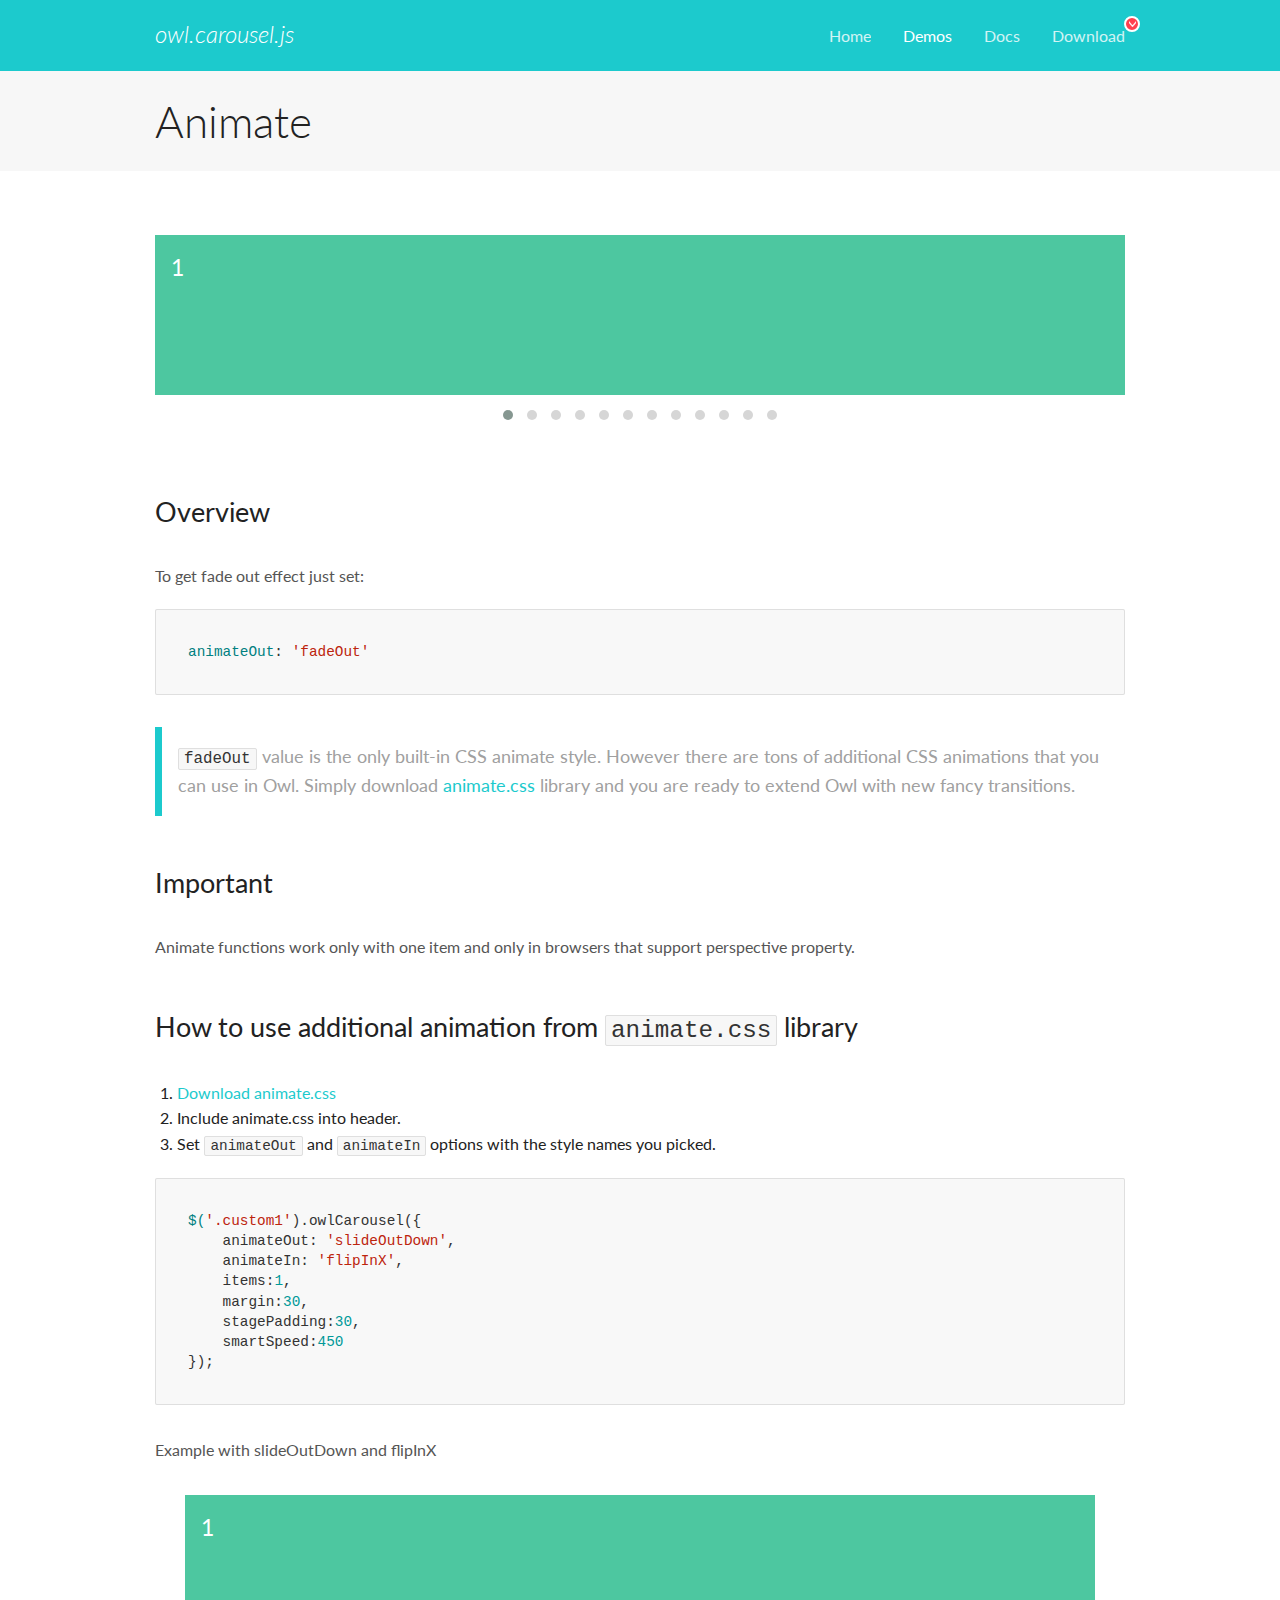
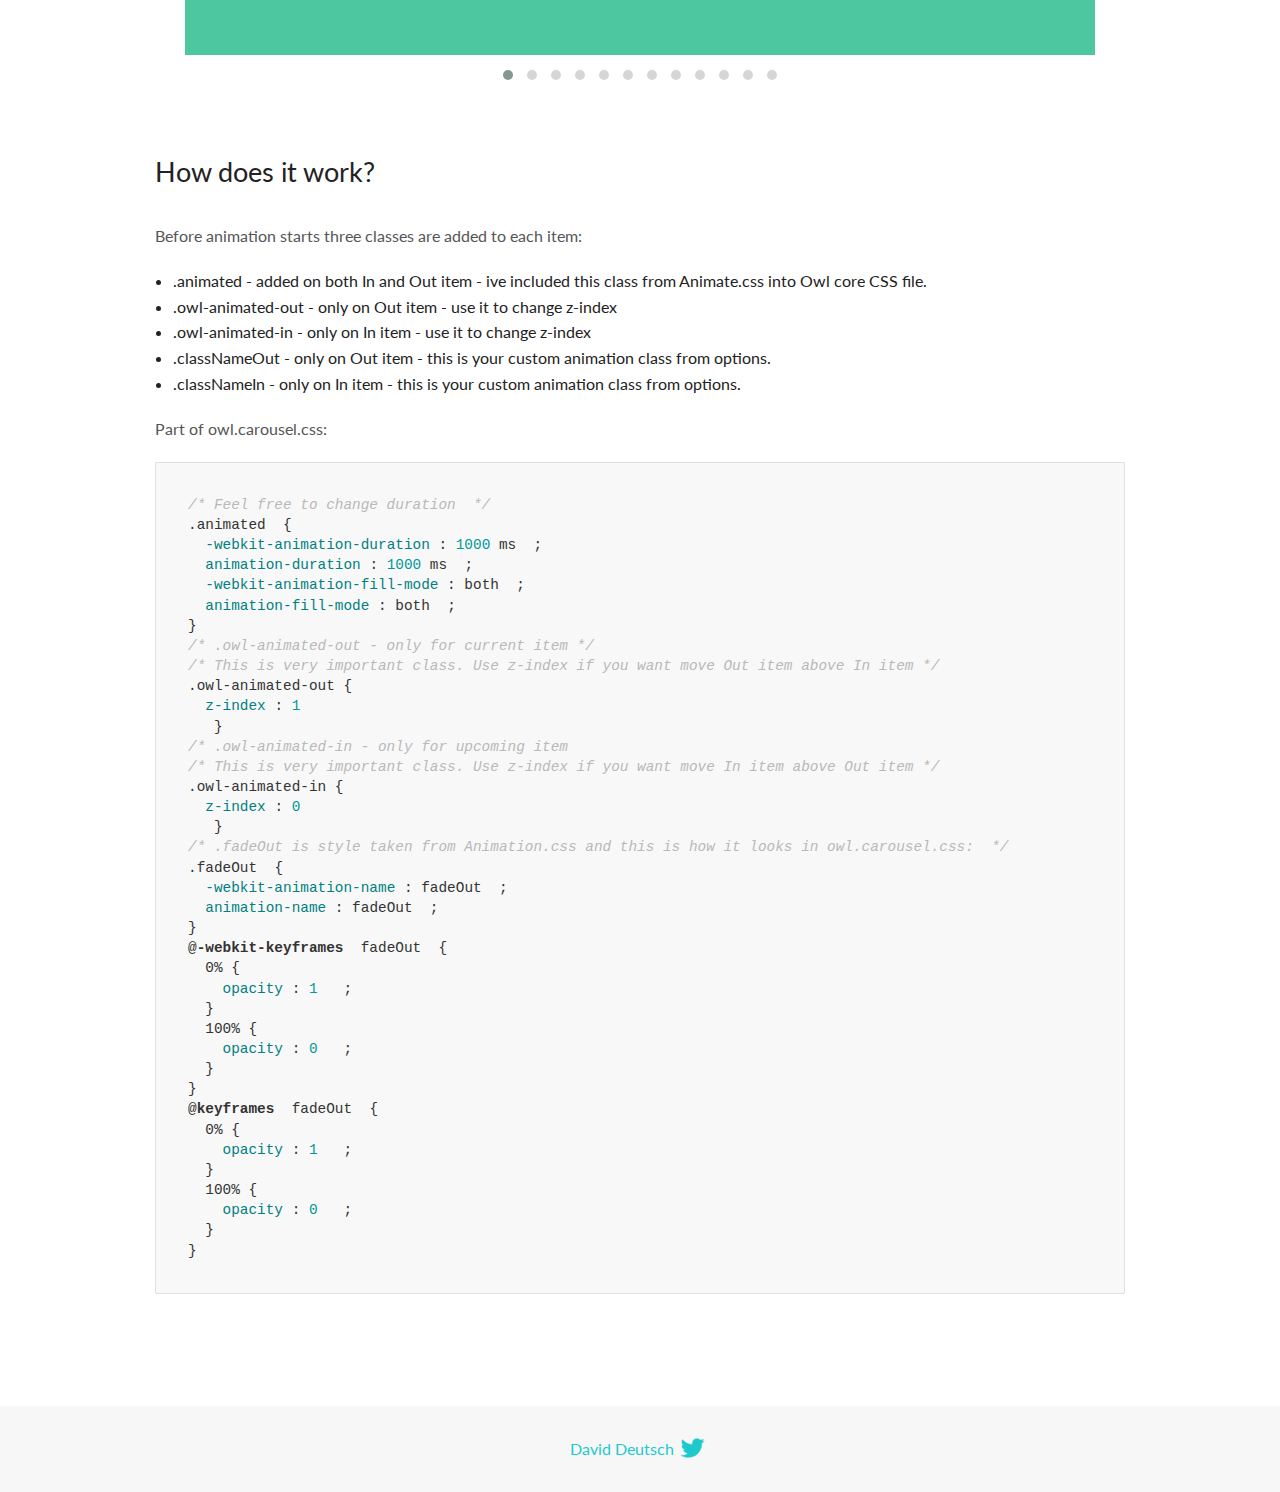
<file: blog/assets/OwlCarousel2-2.3.4/docs/demos/animate.html>
<!DOCTYPE html>
<html lang="en">
  <head>

    <!-- head -->
    <meta charset="utf-8">
    <meta name="msapplication-tap-highlight" content="no" />
    <meta name="viewport" content="width=device-width, initial-scale=1.0" />
    <meta name="description" content="Animate carousel">
    <meta name="author" content="David Deutsch">
    <title>
      Animate Demo | Owl Carousel | 2.3.4
    </title>

    <!-- Stylesheets -->
    <link href='https://fonts.googleapis.com/css?family=Lato:300,400,700,400italic,300italic' rel='stylesheet' type='text/css'>
    <link rel="stylesheet" href="../assets/css/docs.theme.min.css">

    <!-- Owl Stylesheets -->
    <link rel="stylesheet" href="../assets/owlcarousel/assets/owl.carousel.min.css">
    <link rel="stylesheet" href="../assets/owlcarousel/assets/owl.theme.default.min.css">

    <!-- HTML5 shim and Respond.js IE8 support of HTML5 elements and media queries -->

    <!--[if lt IE 9]>
      <script src="https://oss.maxcdn.com/libs/html5shiv/3.7.0/html5shiv.js"></script>
      <script src="https://oss.maxcdn.com/libs/respond.js/1.3.0/respond.min.js"></script>
    <![endif]-->

    <!-- Favicons -->
    <link rel="apple-touch-icon-precomposed" sizes="144x144" href="../assets/ico/apple-touch-icon-144-precomposed.png">
    <link rel="shortcut icon" href="../assets/ico/favicon.png">
    <link rel="shortcut icon" href="favicon.ico">

    <!-- Yeah i know js should not be in header. Its required for demos.-->

    <!-- javascript -->
    <script src="../assets/vendors/jquery.min.js"></script>
    <script src="../assets/owlcarousel/owl.carousel.js"></script>
  </head>
  <body>

    <!-- header -->
    <header class="header">
      <div class="row">
        <div class="large-12 columns">
          <div class="brand left">
            <h3>
              <a href="/OwlCarousel2/">owl.carousel.js</a> 
            </h3>
          </div>
          <a id="toggle-nav" class="right">
            <span></span> <span></span> <span></span> 
          </a> 
          <div class="nav-bar">
            <ul class="clearfix">
              <li> <a href="/OwlCarousel2/index.html">Home</a>  </li>
              <li class="active">
                <a href="/OwlCarousel2/demos/demos.html">Demos</a> 
              </li>
              <li> <a href="/OwlCarousel2/docs/started-welcome.html">Docs</a>  </li>
              <li>
                <a href="https://github.com/OwlCarousel2/OwlCarousel2/archive/2.3.4.zip">Download</a> 
                <span class="download"></span> 
              </li>
            </ul>
          </div>
        </div>
      </div>
    </header>

    <!-- title -->
    <section class="title">
      <div class="row">
        <div class="large-12 columns">
          <h1>Animate</h1>
        </div>
      </div>
    </section>

    <!--  Demos -->
    <section id="demos">
      <div class="row">
        <div class="large-12 columns">
          <div class="fadeOut owl-carousel owl-theme">
            <div class="item">
              <h4>1</h4>
            </div>
            <div class="item">
              <h4>2</h4>
            </div>
            <div class="item">
              <h4>3</h4>
            </div>
            <div class="item">
              <h4>4</h4>
            </div>
            <div class="item">
              <h4>5</h4>
            </div>
            <div class="item">
              <h4>6</h4>
            </div>
            <div class="item">
              <h4>7</h4>
            </div>
            <div class="item">
              <h4>8</h4>
            </div>
            <div class="item">
              <h4>9</h4>
            </div>
            <div class="item">
              <h4>10</h4>
            </div>
            <div class="item">
              <h4>11</h4>
            </div>
            <div class="item">
              <h4>12</h4>
            </div>
          </div>
          <h3 id="overview">Overview</h3>
          <p>To get fade out effect just set:</p>
          <pre><code>animateOut: &#39;fadeOut&#39;</code></pre>
          <blockquote>
            <p><code>fadeOut</code> value is the only built-in CSS animate style. However there are tons of additional CSS animations that you can use in Owl. Simply download
              <a href="https://daneden.github.io/animate.css/">animate.css</a>  library and you are ready to extend Owl with new fancy transitions.</p>
          </blockquote>
          <h3 id="important">Important</h3>
          <p>Animate functions work only with one item and only in browsers that support perspective property.</p>
          <h3 id="how-to-use-additional-animation-from-animate-css-library">How to use additional animation from <code>animate.css</code> library</h3>
          <ol>
            <li> <a href="https://daneden.github.io/animate.css/">Download animate.css</a>  </li>
            <li>Include animate.css into header.</li>
            <li>Set <code>animateOut</code> and <code>animateIn</code> options with the style names you picked.</li>
          </ol>
          <pre><code>$(&#39;.custom1&#39;).owlCarousel({
    animateOut: &#39;slideOutDown&#39;,
    animateIn: &#39;flipInX&#39;,
    items:1,
    margin:30,
    stagePadding:30,
    smartSpeed:450
});</code></pre>
          <p>Example with slideOutDown and flipInX</p>
          <div class="custom1 owl-carousel owl-theme">
            <div class="item">
              <h4>1</h4>
            </div>
            <div class="item">
              <h4>2</h4>
            </div>
            <div class="item">
              <h4>3</h4>
            </div>
            <div class="item">
              <h4>4</h4>
            </div>
            <div class="item">
              <h4>5</h4>
            </div>
            <div class="item">
              <h4>6</h4>
            </div>
            <div class="item">
              <h4>7</h4>
            </div>
            <div class="item">
              <h4>8</h4>
            </div>
            <div class="item">
              <h4>9</h4>
            </div>
            <div class="item">
              <h4>10</h4>
            </div>
            <div class="item">
              <h4>11</h4>
            </div>
            <div class="item">
              <h4>12</h4>
            </div>
          </div>
          <h3 id="how-does-it-work-">How does it work?</h3>
          <p>Before animation starts three classes are added to each item:</p>
          <ul>
            <li>.animated - added on both In and Out item - ive included this class from Animate.css into Owl core CSS file.</li>
            <li>.owl-animated-out - only on Out item - use it to change z-index</li>
            <li>.owl-animated-in - only on In item - use it to change z-index</li>
            <li>.classNameOut - only on Out item - this is your custom animation class from options.</li>
            <li>.classNameIn - only on In item - this is your custom animation class from options.</li>
          </ul>
          <p>Part of owl.carousel.css:</p>
          <pre><code class="language-css"><span class="comment">/* Feel free to change duration  */</span> 
<span class="class">.animated</span>  <span class="rules">{
  <span class="rule"><span class="attribute">-webkit-animation-duration</span> :<span class="value"> <span class="number">1000</span> ms</span> </span> ;
  <span class="rule"><span class="attribute">animation-duration</span> :<span class="value"> <span class="number">1000</span> ms</span> </span> ;
  <span class="rule"><span class="attribute">-webkit-animation-fill-mode</span> :<span class="value"> both</span> </span> ;
  <span class="rule"><span class="attribute">animation-fill-mode</span> :<span class="value"> both</span> </span> ;
<span class="rule">}</span> </span> 
<span class="comment">/* .owl-animated-out - only for current item */</span> 
<span class="comment">/* This is very important class. Use z-index if you want move Out item above In item */</span> 
<span class="class">.owl-animated-out</span> <span class="rules">{
  <span class="rule"><span class="attribute">z-index</span> :<span class="value"> <span class="number">1</span> 
</span> </span> </span> }
<span class="comment">/* .owl-animated-in - only for upcoming item
/* This is very important class. Use z-index if you want move In item above Out item */</span> 
<span class="class">.owl-animated-in</span> <span class="rules">{
  <span class="rule"><span class="attribute">z-index</span> :<span class="value"> <span class="number">0</span> 
</span> </span> </span> }
<span class="comment">/* .fadeOut is style taken from Animation.css and this is how it looks in owl.carousel.css:  */</span> 
<span class="class">.fadeOut</span>  <span class="rules">{
  <span class="rule"><span class="attribute">-webkit-animation-name</span> :<span class="value"> fadeOut</span> </span> ;
  <span class="rule"><span class="attribute">animation-name</span> :<span class="value"> fadeOut</span> </span> ;
<span class="rule">}</span> </span> 
<span class="at_rule">@<span class="keyword">-webkit-keyframes</span>  fadeOut </span> {
  0% <span class="rules">{
    <span class="rule"><span class="attribute">opacity</span> :<span class="value"> <span class="number">1</span> </span> </span> ;
  <span class="rule">}</span> </span> 
  100% <span class="rules">{
    <span class="rule"><span class="attribute">opacity</span> :<span class="value"> <span class="number">0</span> </span> </span> ;
  <span class="rule">}</span> </span> 
}
<span class="at_rule">@<span class="keyword">keyframes</span>  fadeOut </span> {
  0% <span class="rules">{
    <span class="rule"><span class="attribute">opacity</span> :<span class="value"> <span class="number">1</span> </span> </span> ;
  <span class="rule">}</span> </span> 
  100% <span class="rules">{
    <span class="rule"><span class="attribute">opacity</span> :<span class="value"> <span class="number">0</span> </span> </span> ;
  <span class="rule">}</span> </span> 
}</code></pre>
          <link rel="stylesheet" href="../assets/css/animate.css">
          <script>
            jQuery(document).ready(function($) {
              $('.fadeOut').owlCarousel({
                items: 1,
                animateOut: 'fadeOut',
                loop: true,
                margin: 10,
              });
              $('.custom1').owlCarousel({
                animateOut: 'slideOutDown',
                animateIn: 'flipInX',
                items: 1,
                margin: 30,
                stagePadding: 30,
                smartSpeed: 450
              });
            });
          </script>
        </div>
      </div>
    </section>

    <!-- footer -->
    <footer class="footer">
      <div class="row">
        <div class="large-12 columns">
          <h5>
            <a href="/OwlCarousel2/docs/support-contact.html">David Deutsch</a> 
            <a id="custom-tweet-button" href="https://twitter.com/share?url=https://github.com/OwlCarousel2/OwlCarousel2&text=Owl Carousel - This is so awesome! " target="_blank"></a> 
          </h5>
        </div>
      </div>
    </footer>

    <!-- vendors -->
    <script src="../assets/vendors/highlight.js"></script>
    <script src="../assets/js/app.js"></script>
  </body>
</html>
</file>
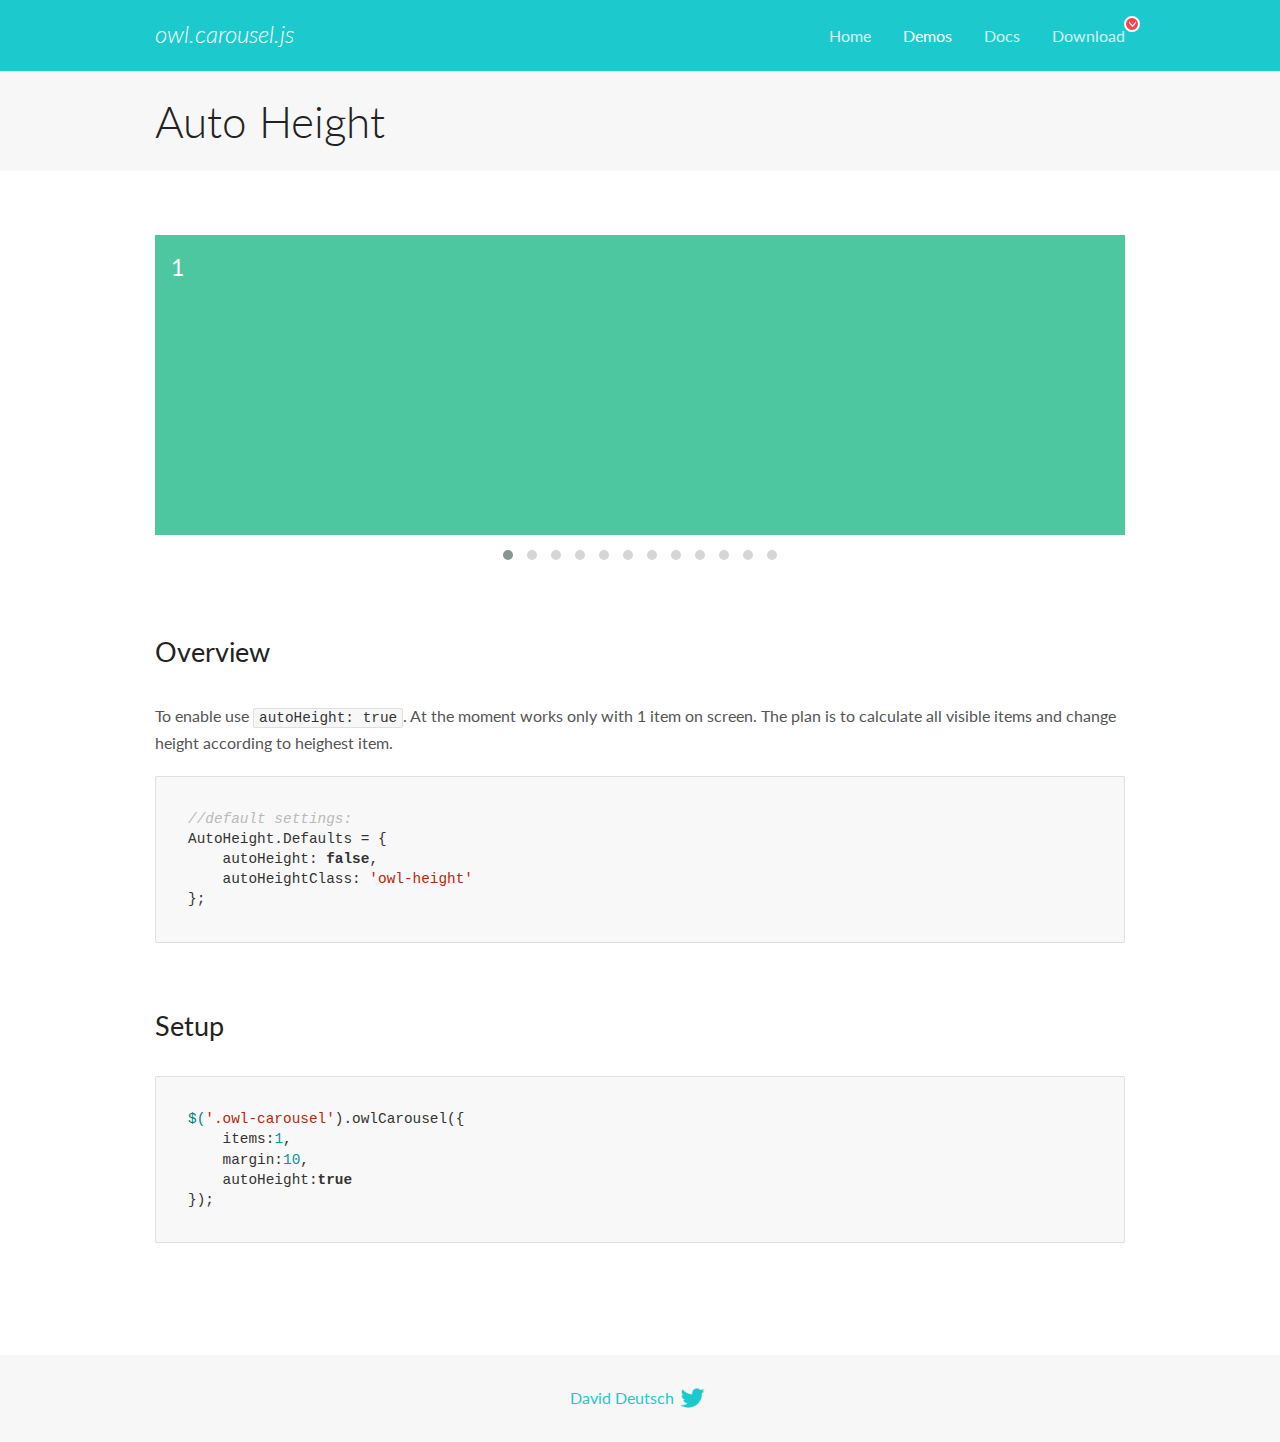
<file: blog/assets/OwlCarousel2-2.3.4/docs/demos/autoheight.html>
<!DOCTYPE html>
<html lang="en">
  <head>

    <!-- head -->
    <meta charset="utf-8">
    <meta name="msapplication-tap-highlight" content="no" />
    <meta name="viewport" content="width=device-width, initial-scale=1.0" />
    <meta name="description" content="autoHeight usage demo">
    <meta name="author" content="David Deutsch">
    <title>
      Auto Height Demo | Owl Carousel | 2.3.4
    </title>

    <!-- Stylesheets -->
    <link href='https://fonts.googleapis.com/css?family=Lato:300,400,700,400italic,300italic' rel='stylesheet' type='text/css'>
    <link rel="stylesheet" href="../assets/css/docs.theme.min.css">

    <!-- Owl Stylesheets -->
    <link rel="stylesheet" href="../assets/owlcarousel/assets/owl.carousel.min.css">
    <link rel="stylesheet" href="../assets/owlcarousel/assets/owl.theme.default.min.css">

    <!-- HTML5 shim and Respond.js IE8 support of HTML5 elements and media queries -->

    <!--[if lt IE 9]>
      <script src="https://oss.maxcdn.com/libs/html5shiv/3.7.0/html5shiv.js"></script>
      <script src="https://oss.maxcdn.com/libs/respond.js/1.3.0/respond.min.js"></script>
    <![endif]-->

    <!-- Favicons -->
    <link rel="apple-touch-icon-precomposed" sizes="144x144" href="../assets/ico/apple-touch-icon-144-precomposed.png">
    <link rel="shortcut icon" href="../assets/ico/favicon.png">
    <link rel="shortcut icon" href="favicon.ico">

    <!-- Yeah i know js should not be in header. Its required for demos.-->

    <!-- javascript -->
    <script src="../assets/vendors/jquery.min.js"></script>
    <script src="../assets/owlcarousel/owl.carousel.js"></script>
  </head>
  <body>

    <!-- header -->
    <header class="header">
      <div class="row">
        <div class="large-12 columns">
          <div class="brand left">
            <h3>
              <a href="/OwlCarousel2/">owl.carousel.js</a> 
            </h3>
          </div>
          <a id="toggle-nav" class="right">
            <span></span> <span></span> <span></span> 
          </a> 
          <div class="nav-bar">
            <ul class="clearfix">
              <li> <a href="/OwlCarousel2/index.html">Home</a>  </li>
              <li class="active">
                <a href="/OwlCarousel2/demos/demos.html">Demos</a> 
              </li>
              <li> <a href="/OwlCarousel2/docs/started-welcome.html">Docs</a>  </li>
              <li>
                <a href="https://github.com/OwlCarousel2/OwlCarousel2/archive/2.3.4.zip">Download</a> 
                <span class="download"></span> 
              </li>
            </ul>
          </div>
        </div>
      </div>
    </header>

    <!-- title -->
    <section class="title">
      <div class="row">
        <div class="large-12 columns">
          <h1>Auto Height</h1>
        </div>
      </div>
    </section>

    <!--  Demos -->
    <section id="demos">
      <div class="row">
        <div class="large-12 columns">
          <div class="owl-carousel owl-theme">
            <div class="item" style="height:300px">
              <h4>1</h4>
            </div>
            <div class="item" style="height:100px">
              <h4>2</h4>
            </div>
            <div class="item" style="height:500px">
              <h4>3</h4>
            </div>
            <div class="item" style="height:250px">
              <h4>4</h4>
            </div>
            <div class="item" style="height:400px">
              <h4>5</h4>
            </div>
            <div class="item" style="height:500px">
              <h4>6</h4>
            </div>
            <div class="item" style="height:600px">
              <h4>7</h4>
            </div>
            <div class="item" style="height:400px">
              <h4>8</h4>
            </div>
            <div class="item" style="height:300px">
              <h4>9</h4>
            </div>
            <div class="item" style="height:350px">
              <h4>10</h4>
            </div>
            <div class="item" style="height:200px">
              <h4>11</h4>
            </div>
            <div class="item" style="height:150px">
              <h4>12</h4>
            </div>
          </div>
          <h3 id="overview">Overview</h3>
          <p>To enable use <code>autoHeight: true</code>. At the moment works only with 1 item on screen. The plan is to calculate all visible items and change height according to heighest item.</p>
          <pre><code>//default settings:
AutoHeight.Defaults = {
    autoHeight: false,
    autoHeightClass: &#39;owl-height&#39;
};</code></pre>
          <h3 id="setup">Setup</h3>
          <pre><code>$(&#39;.owl-carousel&#39;).owlCarousel({
    items:1,
    margin:10,
    autoHeight:true
});</code></pre>
          <script>
            $(document).ready(function() {
              $('.owl-carousel').owlCarousel({
                items: 1,
                margin: 10,
                autoHeight: true
              });
            })
          </script>
        </div>
      </div>
    </section>

    <!-- footer -->
    <footer class="footer">
      <div class="row">
        <div class="large-12 columns">
          <h5>
            <a href="/OwlCarousel2/docs/support-contact.html">David Deutsch</a> 
            <a id="custom-tweet-button" href="https://twitter.com/share?url=https://github.com/OwlCarousel2/OwlCarousel2&text=Owl Carousel - This is so awesome! " target="_blank"></a> 
          </h5>
        </div>
      </div>
    </footer>

    <!-- vendors -->
    <script src="../assets/vendors/highlight.js"></script>
    <script src="../assets/js/app.js"></script>
  </body>
</html>
</file>
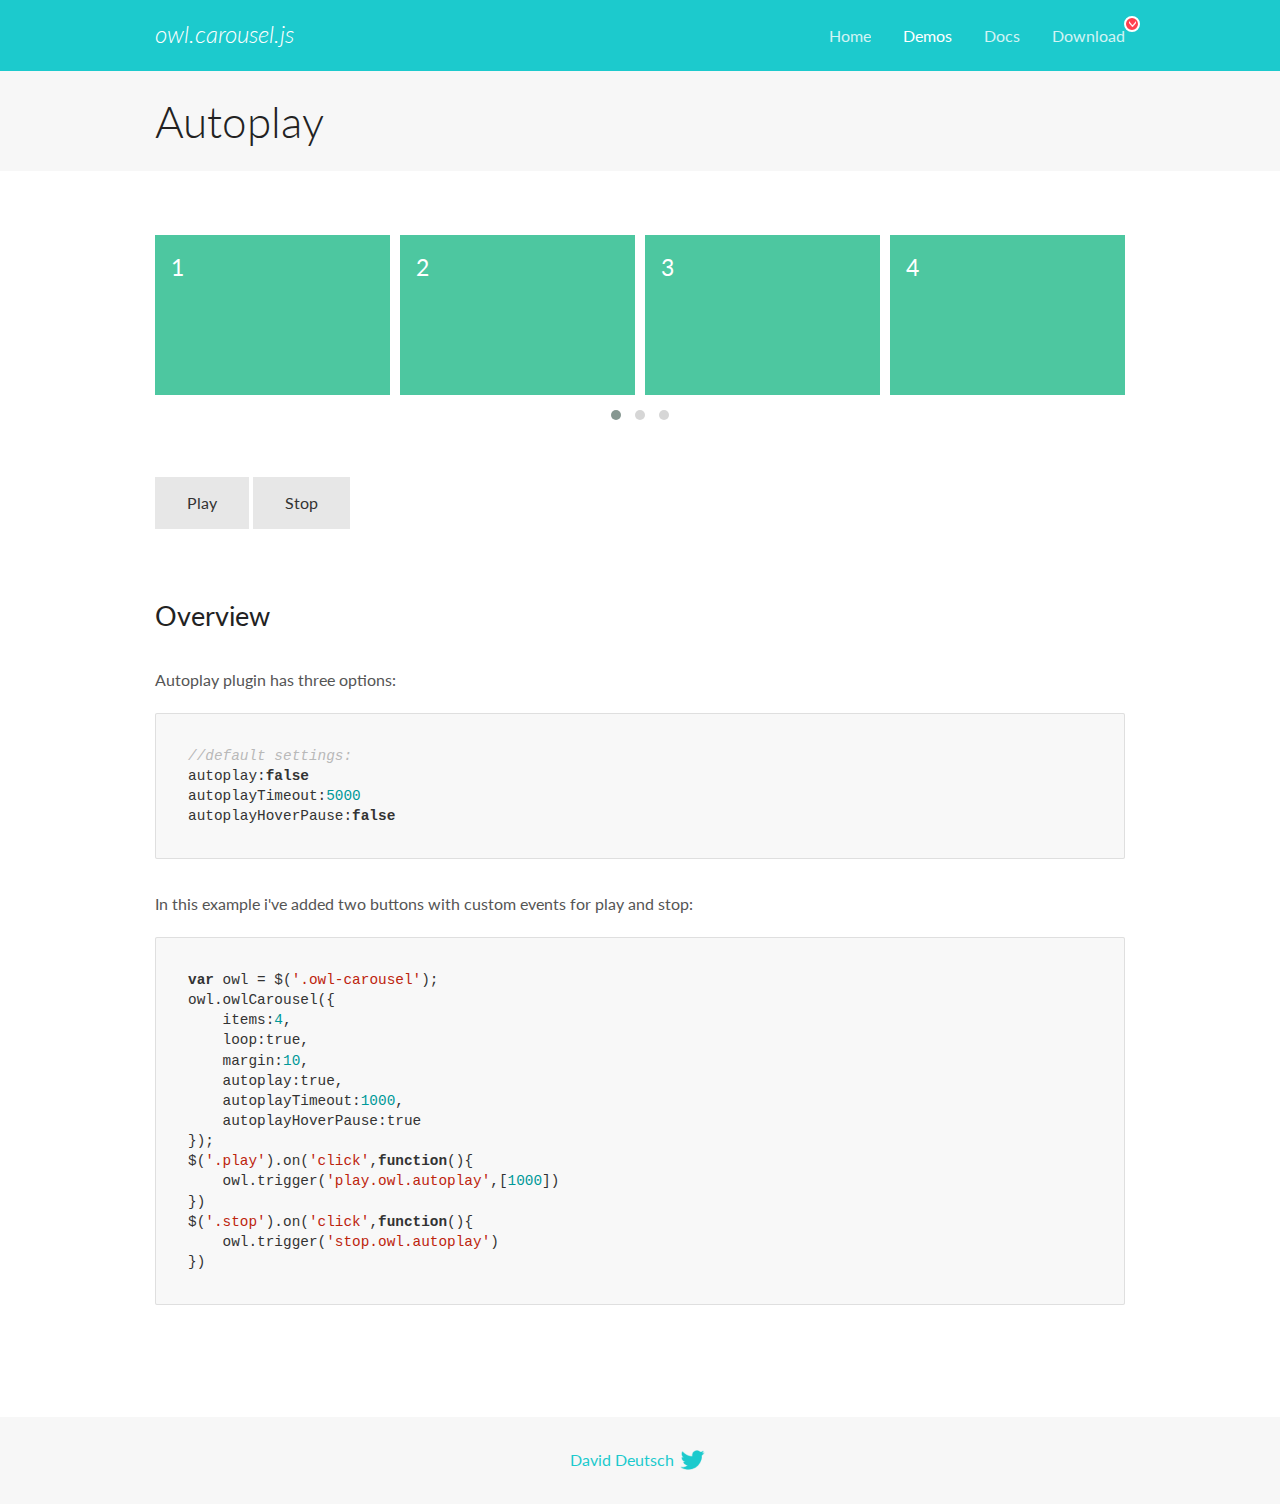
<file: blog/assets/OwlCarousel2-2.3.4/docs/demos/autoplay.html>
<!DOCTYPE html>
<html lang="en">
  <head>

    <!-- head -->
    <meta charset="utf-8">
    <meta name="msapplication-tap-highlight" content="no" />
    <meta name="viewport" content="width=device-width, initial-scale=1.0" />
    <meta name="description" content="Autoplay usage demo">
    <meta name="author" content="David Deutsch">
    <title>
      Autoplay Demo | Owl Carousel | 2.3.4
    </title>

    <!-- Stylesheets -->
    <link href='https://fonts.googleapis.com/css?family=Lato:300,400,700,400italic,300italic' rel='stylesheet' type='text/css'>
    <link rel="stylesheet" href="../assets/css/docs.theme.min.css">

    <!-- Owl Stylesheets -->
    <link rel="stylesheet" href="../assets/owlcarousel/assets/owl.carousel.min.css">
    <link rel="stylesheet" href="../assets/owlcarousel/assets/owl.theme.default.min.css">

    <!-- HTML5 shim and Respond.js IE8 support of HTML5 elements and media queries -->

    <!--[if lt IE 9]>
      <script src="https://oss.maxcdn.com/libs/html5shiv/3.7.0/html5shiv.js"></script>
      <script src="https://oss.maxcdn.com/libs/respond.js/1.3.0/respond.min.js"></script>
    <![endif]-->

    <!-- Favicons -->
    <link rel="apple-touch-icon-precomposed" sizes="144x144" href="../assets/ico/apple-touch-icon-144-precomposed.png">
    <link rel="shortcut icon" href="../assets/ico/favicon.png">
    <link rel="shortcut icon" href="favicon.ico">

    <!-- Yeah i know js should not be in header. Its required for demos.-->

    <!-- javascript -->
    <script src="../assets/vendors/jquery.min.js"></script>
    <script src="../assets/owlcarousel/owl.carousel.js"></script>
  </head>
  <body>

    <!-- header -->
    <header class="header">
      <div class="row">
        <div class="large-12 columns">
          <div class="brand left">
            <h3>
              <a href="/OwlCarousel2/">owl.carousel.js</a> 
            </h3>
          </div>
          <a id="toggle-nav" class="right">
            <span></span> <span></span> <span></span> 
          </a> 
          <div class="nav-bar">
            <ul class="clearfix">
              <li> <a href="/OwlCarousel2/index.html">Home</a>  </li>
              <li class="active">
                <a href="/OwlCarousel2/demos/demos.html">Demos</a> 
              </li>
              <li> <a href="/OwlCarousel2/docs/started-welcome.html">Docs</a>  </li>
              <li>
                <a href="https://github.com/OwlCarousel2/OwlCarousel2/archive/2.3.4.zip">Download</a> 
                <span class="download"></span> 
              </li>
            </ul>
          </div>
        </div>
      </div>
    </header>

    <!-- title -->
    <section class="title">
      <div class="row">
        <div class="large-12 columns">
          <h1>Autoplay</h1>
        </div>
      </div>
    </section>

    <!--  Demos -->
    <section id="demos">
      <div class="row">
        <div class="large-12 columns">
          <div class="owl-carousel owl-theme">
            <div class="item">
              <h4>1</h4>
            </div>
            <div class="item">
              <h4>2</h4>
            </div>
            <div class="item">
              <h4>3</h4>
            </div>
            <div class="item">
              <h4>4</h4>
            </div>
            <div class="item">
              <h4>5</h4>
            </div>
            <div class="item">
              <h4>6</h4>
            </div>
            <div class="item">
              <h4>7</h4>
            </div>
            <div class="item">
              <h4>8</h4>
            </div>
            <div class="item">
              <h4>9</h4>
            </div>
            <div class="item">
              <h4>10</h4>
            </div>
            <div class="item">
              <h4>11</h4>
            </div>
            <div class="item">
              <h4>12</h4>
            </div>
          </div>
          <a class="button secondary play">Play</a> 
          <a class="button secondary stop">Stop</a> 
          <h3 id="overview">Overview</h3>
          <p>Autoplay plugin has three options:</p>
          <pre><code>//default settings:
autoplay:false
autoplayTimeout:5000
autoplayHoverPause:false</code></pre>
          <p>In this example i&#39;ve added two buttons with custom events for play and stop:</p>
          <pre><code>var owl = $(&#39;.owl-carousel&#39;);
owl.owlCarousel({
    items:4,
    loop:true,
    margin:10,
    autoplay:true,
    autoplayTimeout:1000,
    autoplayHoverPause:true
});
$(&#39;.play&#39;).on(&#39;click&#39;,function(){
    owl.trigger(&#39;play.owl.autoplay&#39;,[1000])
})
$(&#39;.stop&#39;).on(&#39;click&#39;,function(){
    owl.trigger(&#39;stop.owl.autoplay&#39;)
})</code></pre>
          <script>
            $(document).ready(function() {
              var owl = $('.owl-carousel');
              owl.owlCarousel({
                items: 4,
                loop: true,
                margin: 10,
                autoplay: true,
                autoplayTimeout: 1000,
                autoplayHoverPause: true
              });
              $('.play').on('click', function() {
                owl.trigger('play.owl.autoplay', [1000])
              })
              $('.stop').on('click', function() {
                owl.trigger('stop.owl.autoplay')
              })
            })
          </script>
        </div>
      </div>
    </section>

    <!-- footer -->
    <footer class="footer">
      <div class="row">
        <div class="large-12 columns">
          <h5>
            <a href="/OwlCarousel2/docs/support-contact.html">David Deutsch</a> 
            <a id="custom-tweet-button" href="https://twitter.com/share?url=https://github.com/OwlCarousel2/OwlCarousel2&text=Owl Carousel - This is so awesome! " target="_blank"></a> 
          </h5>
        </div>
      </div>
    </footer>

    <!-- vendors -->
    <script src="../assets/vendors/highlight.js"></script>
    <script src="../assets/js/app.js"></script>
  </body>
</html>
</file>
<file: blog/assets/styles/main.css>
body {
  color: #555;
  font-size: 1rem;
  font-family: "Open Sans", sans-serif;
  font-weight: 400;
  line-height: 1.75em;
}

.container {
  display: -webkit-box;
  display: -ms-flexbox;
  display: flex;
  -webkit-box-align: center;
      -ms-flex-align: center;
          align-items: center;
  -webkit-box-pack: center;
      -ms-flex-pack: center;
          justify-content: center;
  -ms-flex-wrap: wrap;
      flex-wrap: wrap;
  padding: 0 !important;
}

h1, h2, h3 {
  font-family: "Playfair Display", serif;
  color: #3c3c3c;
  font-weight: 700;
  line-height: 1.2em;
}

.section-padding {
  padding: 50px 0;
}

footer {
  background-color: rgba(0, 0, 0, 0.1);
}

footer #foot-section {
  padding: 100px 0;
}

footer #foot-section .container .foot .head {
  text-align: center;
}

footer #foot-section .container .foot .head h1 {
  font-size: 1.75rem;
}

footer #foot-section .container .foot .subscribe form {
  display: -webkit-box;
  display: -ms-flexbox;
  display: flex;
  -webkit-box-align: center;
      -ms-flex-align: center;
          align-items: center;
  -webkit-box-pack: center;
      -ms-flex-pack: center;
          justify-content: center;
  -ms-flex-wrap: wrap;
      flex-wrap: wrap;
}

footer #foot-section .container .foot .subscribe form .mail {
  width: 100%;
  max-width: 520px;
  padding: 8px;
  text-align: center;
  border: 1px solid white;
  border-radius: 6px;
}

footer #foot-section .container .foot .subscribe form .subs {
  width: 100%;
  max-width: 520px;
  margin-top: 10px;
  padding: 10px 10px;
}

footer #foot-section .container .foot .contact {
  display: -webkit-box;
  display: -ms-flexbox;
  display: flex;
  -webkit-box-align: center;
      -ms-flex-align: center;
          align-items: center;
  -webkit-box-pack: justify;
      -ms-flex-pack: justify;
          justify-content: space-between;
  margin-top: 30px;
}

footer #foot-section .container .foot .contact a {
  text-decoration: none;
  color: #555;
  -webkit-transition: all .3s ease;
  transition: all .3s ease;
}

footer #foot-section .container .foot .contact a:hover {
  color: red;
}

footer #foot-section .container .foot .contact a i {
  padding: 0 6px;
}

footer #foot-section .container .foot .contact a .fa-facebook-f {
  color: #3b5998;
}

footer #foot-section .container .foot .contact a .fa-instagram {
  color: #e1306c;
}

footer #foot-section .container .foot .contact a .fa-linkedin-in {
  color: #8d6cab;
}

footer #foot-section .container .foot .contact a .fa-twitter {
  color: #1da1f2;
}

header {
  padding: 30px 0;
  color: #333;
  font-family: "Playfair Display", serif;
}

header nav ul li {
  margin-left: 30px;
}

header nav ul li a:hover {
  color: red !important;
}

.navbar .container {
  padding: 0 15px !important;
}

.owl-carousel .container {
  -webkit-box-orient: horizontal;
  -webkit-box-direction: reverse;
      -ms-flex-direction: row-reverse;
          flex-direction: row-reverse;
}

.owl-carousel .container .content-area .details {
  padding-left: 40px;
}

.load .container .load-button {
  padding: 12px 40px;
  margin-bottom: 100px;
}

.load .container .load-less {
  background-color: orange;
}

.home-2 {
  background-color: rgba(0, 0, 0, 0.08);
}

.home-3 {
  background-color: yellow;
}

#about {
  padding-bottom: 100px;
}

#about .container .description h1 {
  margin-bottom: 50px;
}

#about .container .description img {
  width: 100%;
  padding: 40px 0;
}

#contact {
  padding-bottom: 150px;
}

#contact .container .content h1 {
  margin-bottom: 40px;
}

#contact .container .content p {
  margin-bottom: 80px;
}

#contact .contact-area {
  display: -webkit-box;
  display: -ms-flexbox;
  display: flex;
  -ms-flex-wrap: wrap;
      flex-wrap: wrap;
  width: 100%;
}

#contact .contact-area .us .detail {
  border-radius: 8px;
  text-align: center;
  padding: 20px;
  background-color: #a70003;
  color: white;
}

#contact .contact-area .us .detail h1 {
  color: white !important;
}

#head .head-title {
  text-align: center;
}

#head .head-title h1 span {
  color: #a70003;
}

#blog-detail {
  padding-bottom: 100px;
}

#blog-detail .container .description h1 {
  margin-bottom: 50px;
}

#blog-detail .container .description img {
  width: 100%;
}

#blog-detail .container .description img {
  width: 100%;
  padding: 40px 0;
}

#authors {
  padding-bottom: 100px;
}

#authors .author {
  height: 355px;
  position: relative;
  margin: 12px 0;
  overflow: hidden;
}

#authors .author img {
  width: 100%;
  -webkit-transition: all .3s ease-in;
  transition: all .3s ease-in;
}

#authors .author:hover img {
  -webkit-transform: scale(1.06);
          transform: scale(1.06);
}

#authors .author:hover .content {
  -webkit-transform: scale(1.1);
          transform: scale(1.1);
  opacity: 1;
}

#authors .author .content {
  opacity: 0;
  position: absolute;
  content: '';
  right: 0;
  bottom: 10px;
  width: 50%;
  background-color: rgba(255, 255, 255, 0.7);
  -webkit-transition: all .3s ease-in;
  transition: all .3s ease-in;
}

#authors .author .content .details {
  padding: 6px 15px;
}

#authors .author .content .details h5 {
  color: white;
  background-color: black;
  padding: 5px;
  text-decoration: none;
  cursor: context-menu;
}

#authors .author .content .details h3 a {
  color: black;
  text-decoration: none;
}

#authors .author .content .details .icons a {
  text-decoration: none;
}

#authors .author .content .details .icons a i {
  color: black;
  margin: 0 8px;
}

#authors .author .content .details .icons a .fa-facebook-f:hover {
  color: #3b5998;
}

#authors .author .content .details .icons a .fa-instagram:hover {
  color: #e1306c;
}

#authors .author .content .details .icons a .fa-linkedin-in:hover {
  color: #8d6cab;
}

#authors .author .content .details .icons a .fa-twitter:hover {
  color: #1da1f2;
}

.image-author {
  height: 350px;
  overflow: hidden;
}

.image-author img {
  width: 100%;
}

.button {
  border: transparent;
  background: #a70003;
  color: #fff;
  cursor: pointer;
  border-radius: 6px;
  font-size: 18px;
  font-weight: 700;
  -webkit-transition: .4s ease;
  transition: .4s ease;
}

.button:hover {
  background-color: #610002;
}

.message-area .message {
  text-align: center;
}

.message-area .message form {
  width: 100%;
}

.message-area .message form .full-name {
  padding: 20px 0;
  display: -webkit-box;
  display: -ms-flexbox;
  display: flex;
  -ms-flex-wrap: wrap;
      flex-wrap: wrap;
  -webkit-box-pack: justify;
      -ms-flex-pack: justify;
          justify-content: space-between;
}

.message-area .message form .full-name .name {
  margin: 12px 0;
}

.message-area .message form .full-name .name input {
  width: 100%;
  padding: 5px 15px;
}

.message-area .message form .full-name .surname {
  margin: 12px 0;
}

.message-area .message form .full-name .surname input {
  width: 100%;
  padding: 5px 15px;
}

.message-area .message form .text textarea {
  width: 100%;
  padding: 5px 15px;
}

.message-area .message form .submit {
  display: -webkit-box;
  display: -ms-flexbox;
  display: flex;
}

.message-area .message form .submit button {
  padding: 6px 15px;
  margin-top: 20px;
}

.container .content-area {
  margin: calc(10% + 20px) 0;
  display: -webkit-box;
  display: -ms-flexbox;
  display: flex;
  -webkit-box-align: center;
      -ms-flex-align: center;
          align-items: center;
  -webkit-box-pack: center;
      -ms-flex-pack: center;
          justify-content: center;
}

.container .content-area .details .head {
  color: #3c3c3c;
}

.container .content-area .details .head h1 {
  font-weight: 700;
  font-size: 2.2rem;
}

.container .content-area .details .head h1 a {
  text-decoration: none;
  color: #3c3c3c;
  -webkit-transition: .3s ease;
  transition: .3s ease;
}

.container .content-area .details .head h1 a:hover {
  color: red;
}

.container .content-area .details .desc {
  margin: 70px 0;
}

.container .content-area .details .tools {
  display: -webkit-box;
  display: -ms-flexbox;
  display: flex;
  -webkit-box-align: center;
      -ms-flex-align: center;
          align-items: center;
  -webkit-box-pack: justify;
      -ms-flex-pack: justify;
          justify-content: space-between;
}

.container .content-area .details .tools .more a {
  text-decoration: none;
  color: #3c3c3c;
  -webkit-transition: .3s ease;
  transition: .3s ease;
}

.container .content-area .details .tools .more a i {
  opacity: 0;
  -webkit-transition: .4s all ease;
  transition: .4s all ease;
  color: red !important;
}

.container .content-area .details .tools .more a:hover {
  color: red;
}

.container .content-area .details .tools .more a:hover i {
  opacity: 1;
  -webkit-transform: translateX(10px);
          transform: translateX(10px);
}

.container .content-area .details .tools .icons a {
  text-decoration: none;
}

.container .content-area .details .tools .icons a i {
  color: #555;
  margin: 0 8px;
}

.container .content-area .details .tools .icons a .fa-facebook-f:hover {
  color: #3b5998;
}

.container .content-area .details .tools .icons a .fa-instagram:hover {
  color: #e1306c;
}

.container .content-area .details .tools .icons a .fa-linkedin-in:hover {
  color: #8d6cab;
}

.container .content-area .details .tools .icons a .fa-twitter:hover {
  color: #1da1f2;
}

.container .img-area {
  position: relative !important;
}

.container .img-area::before {
  content: '';
  position: absolute;
  bottom: 10%;
  left: 10%;
  width: calc(100% - 45px);
  height: 100%;
  background-color: transparent;
  border: 10px solid rgba(0, 0, 0, 0.1);
}

.container .img-area a .img {
  width: calc(100% - 25px);
  height: 450px;
  overflow: hidden;
}

.container .img-area a .img img {
  -o-object-fit: cover;
     object-fit: cover;
  -webkit-transform: scale(1.1);
          transform: scale(1.1);
  -webkit-transition: .5s all ease;
  transition: .5s all ease;
  width: 100%;
  height: 100%;
}

.container .img-area a .img img:hover {
  -webkit-transform: scale(1);
          transform: scale(1);
}
/*# sourceMappingURL=main.css.map */
</file>
